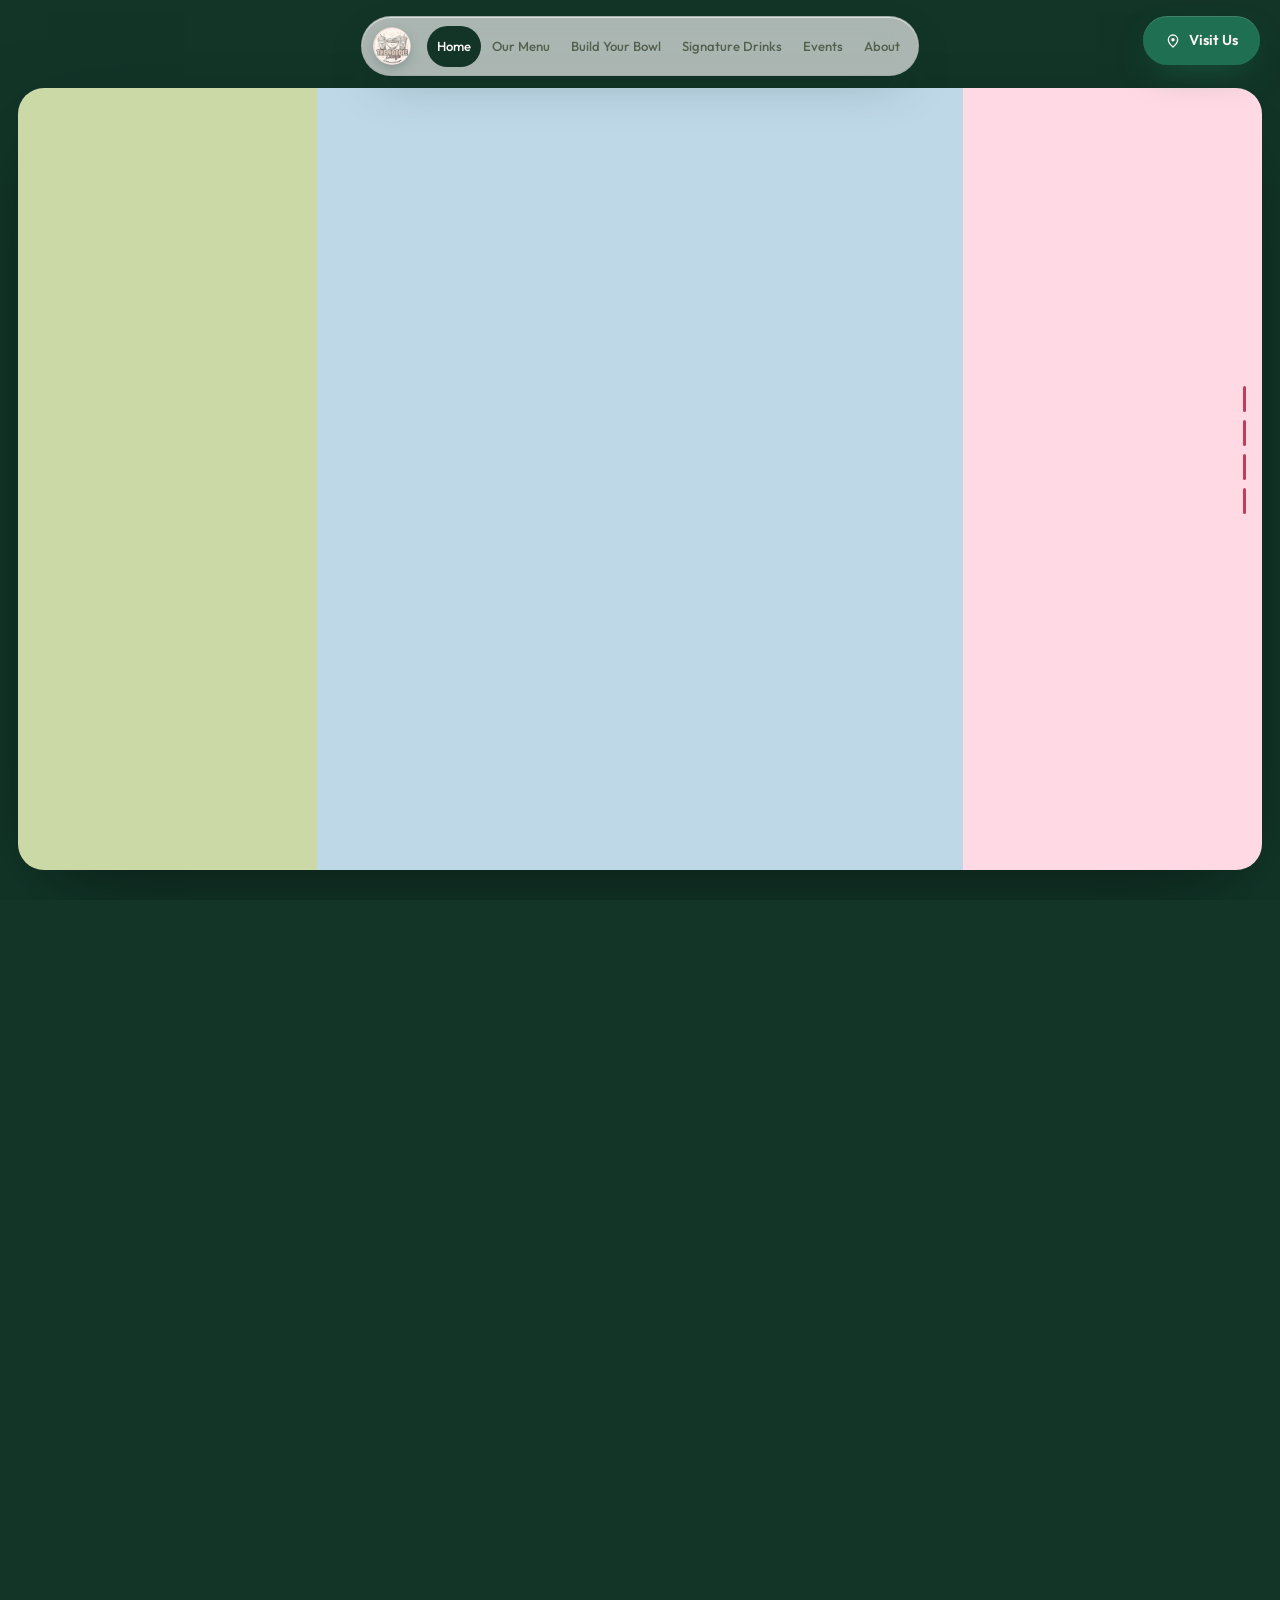
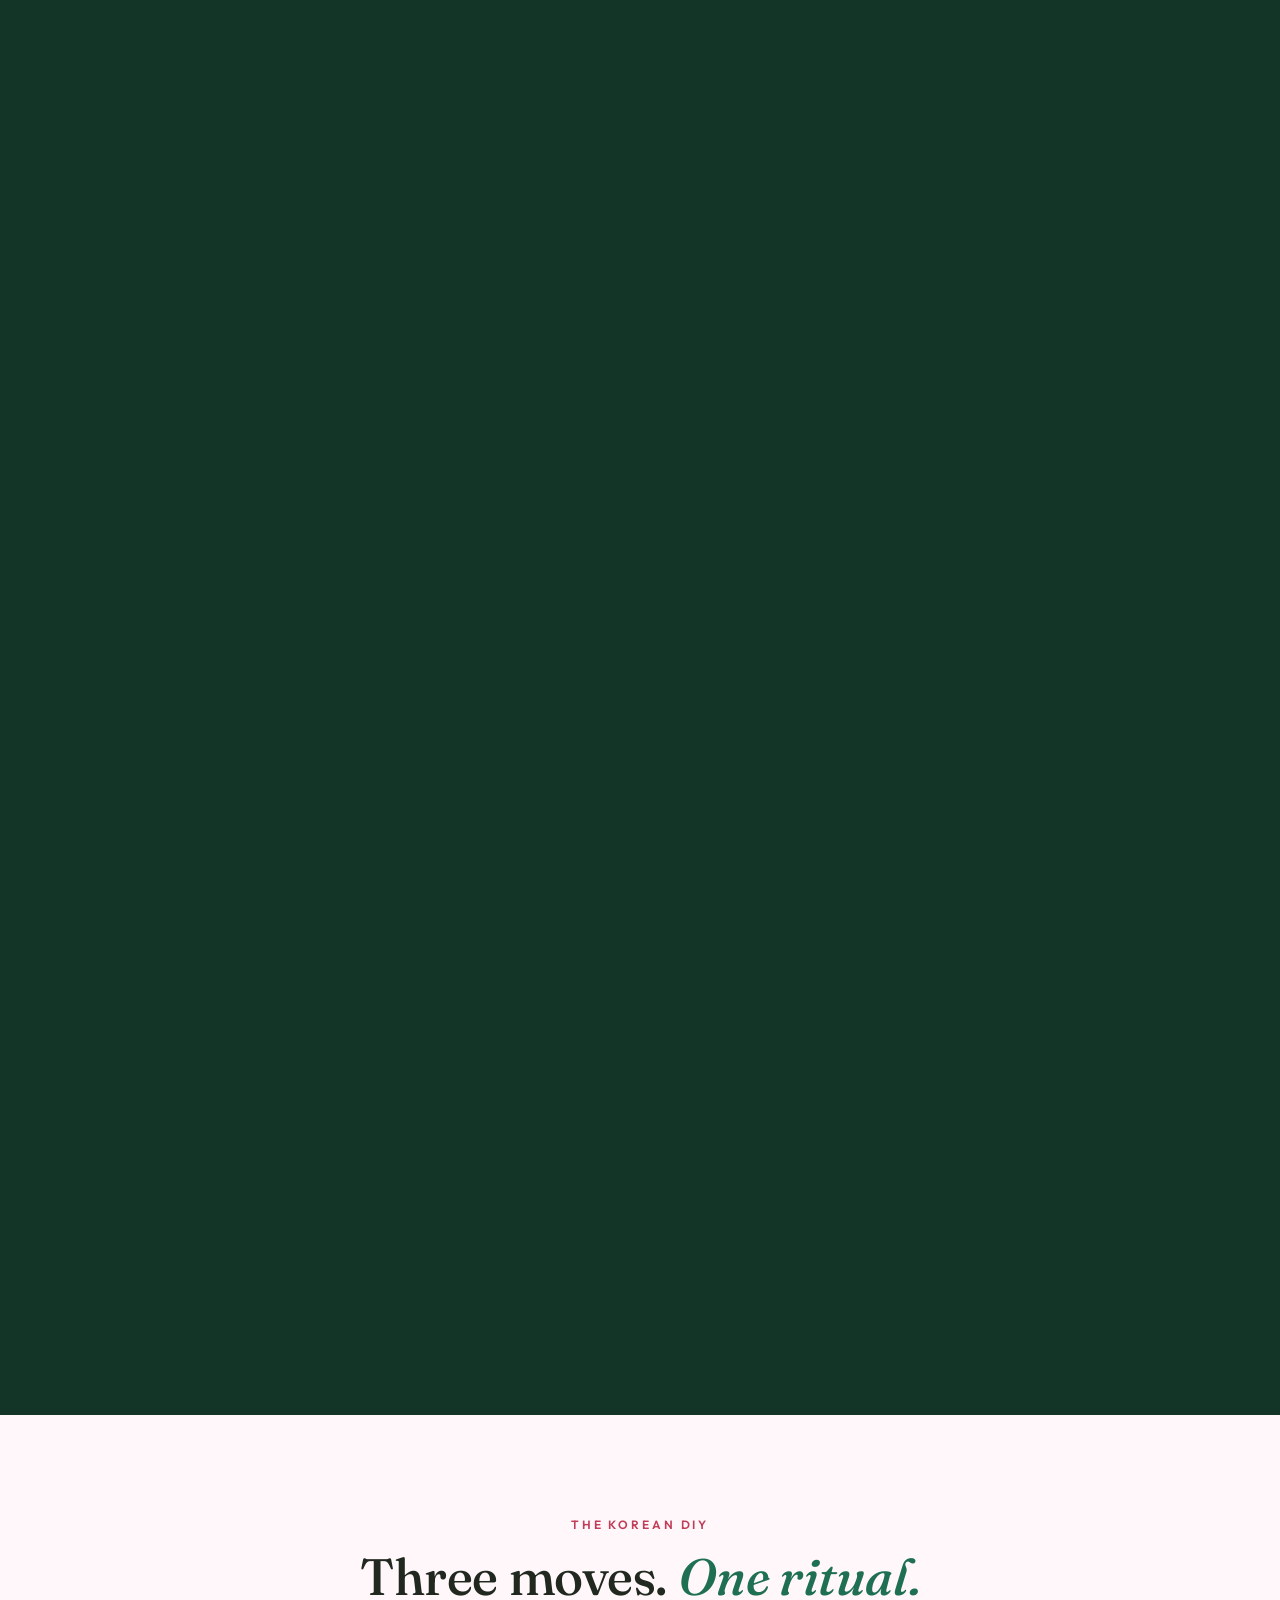
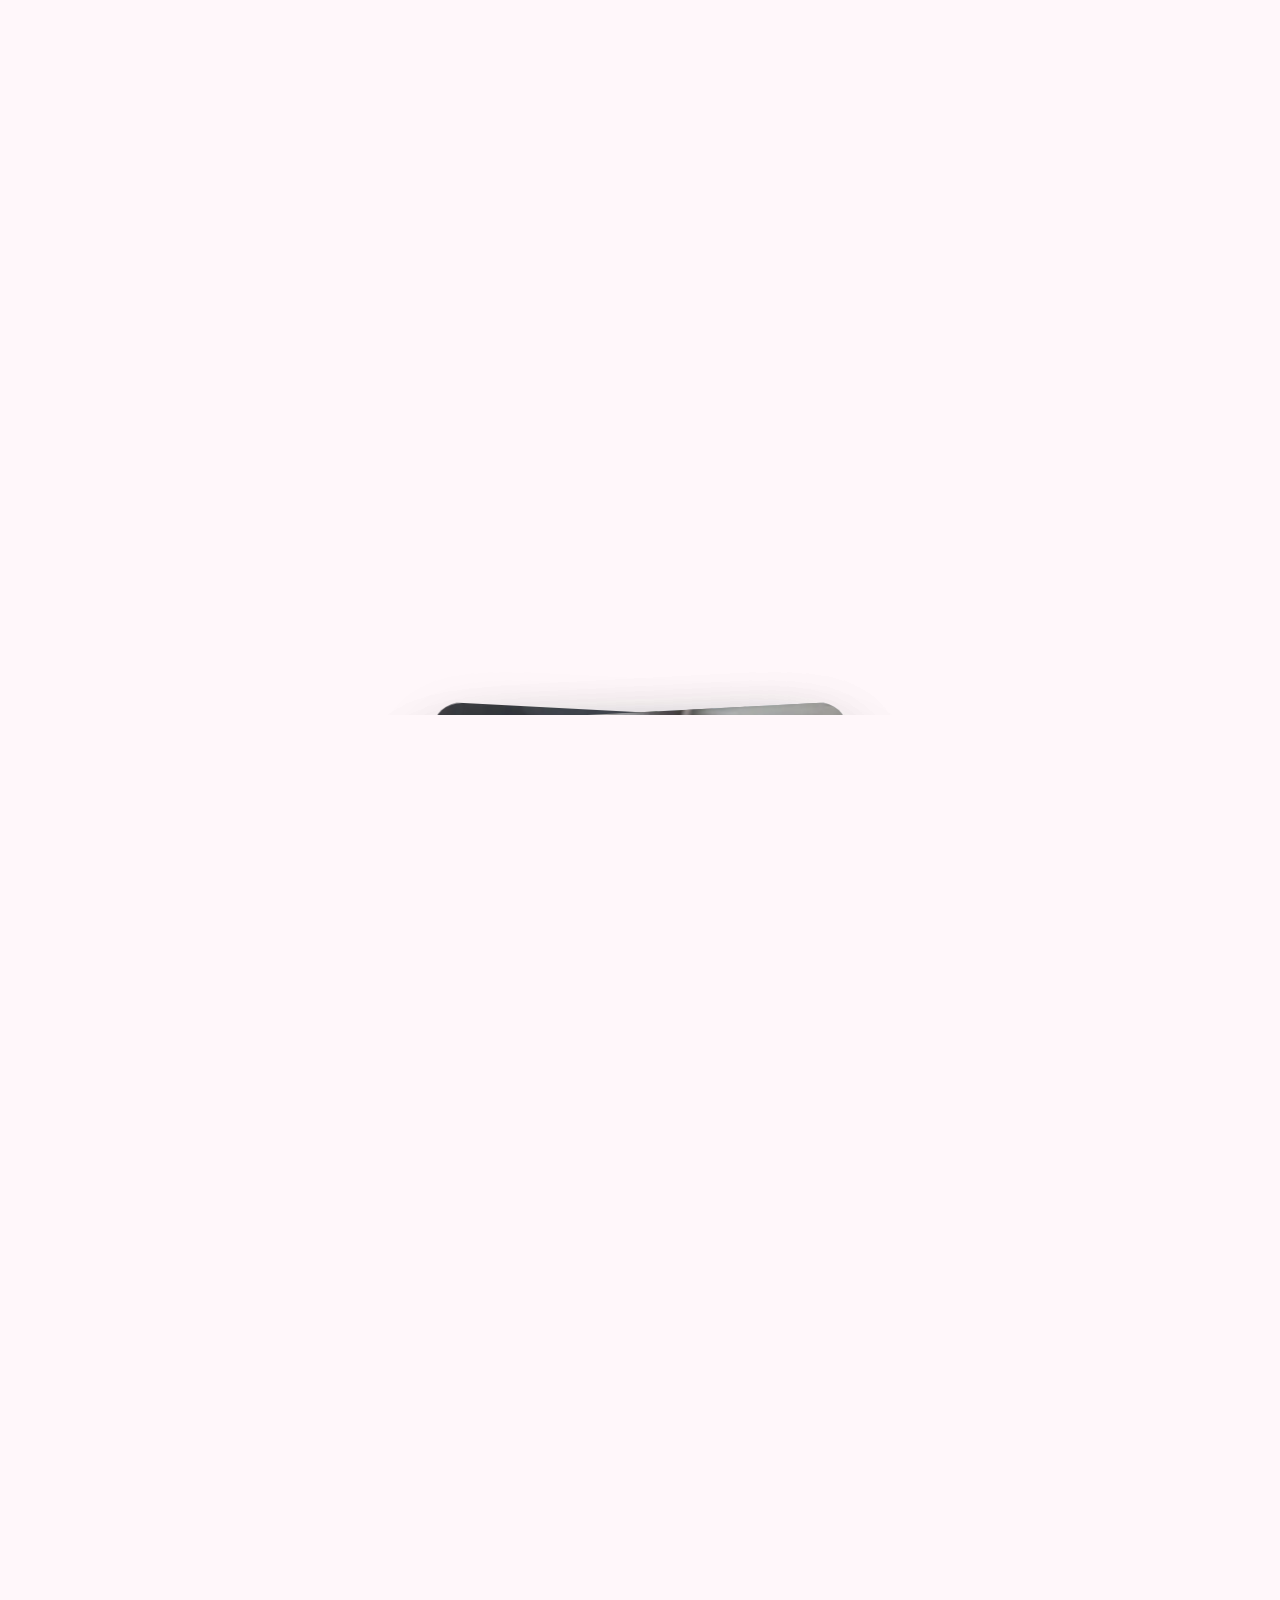
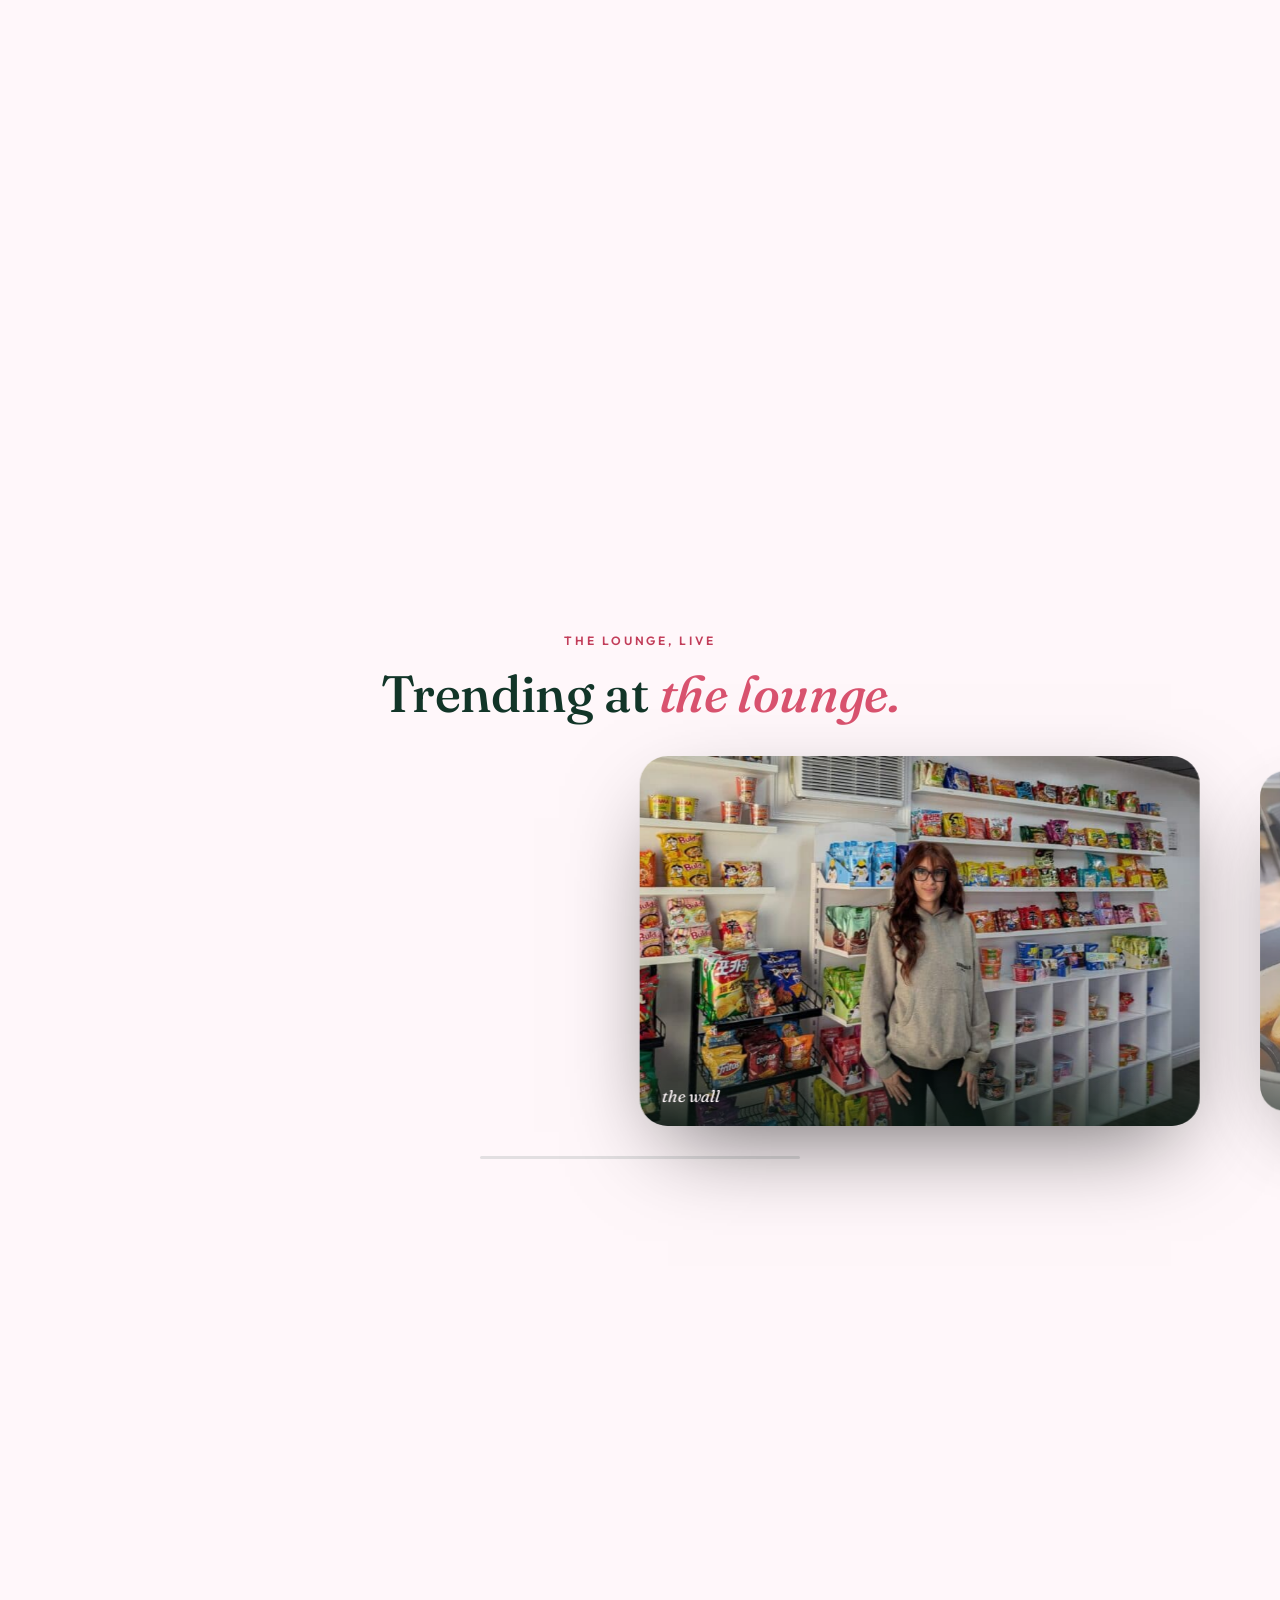
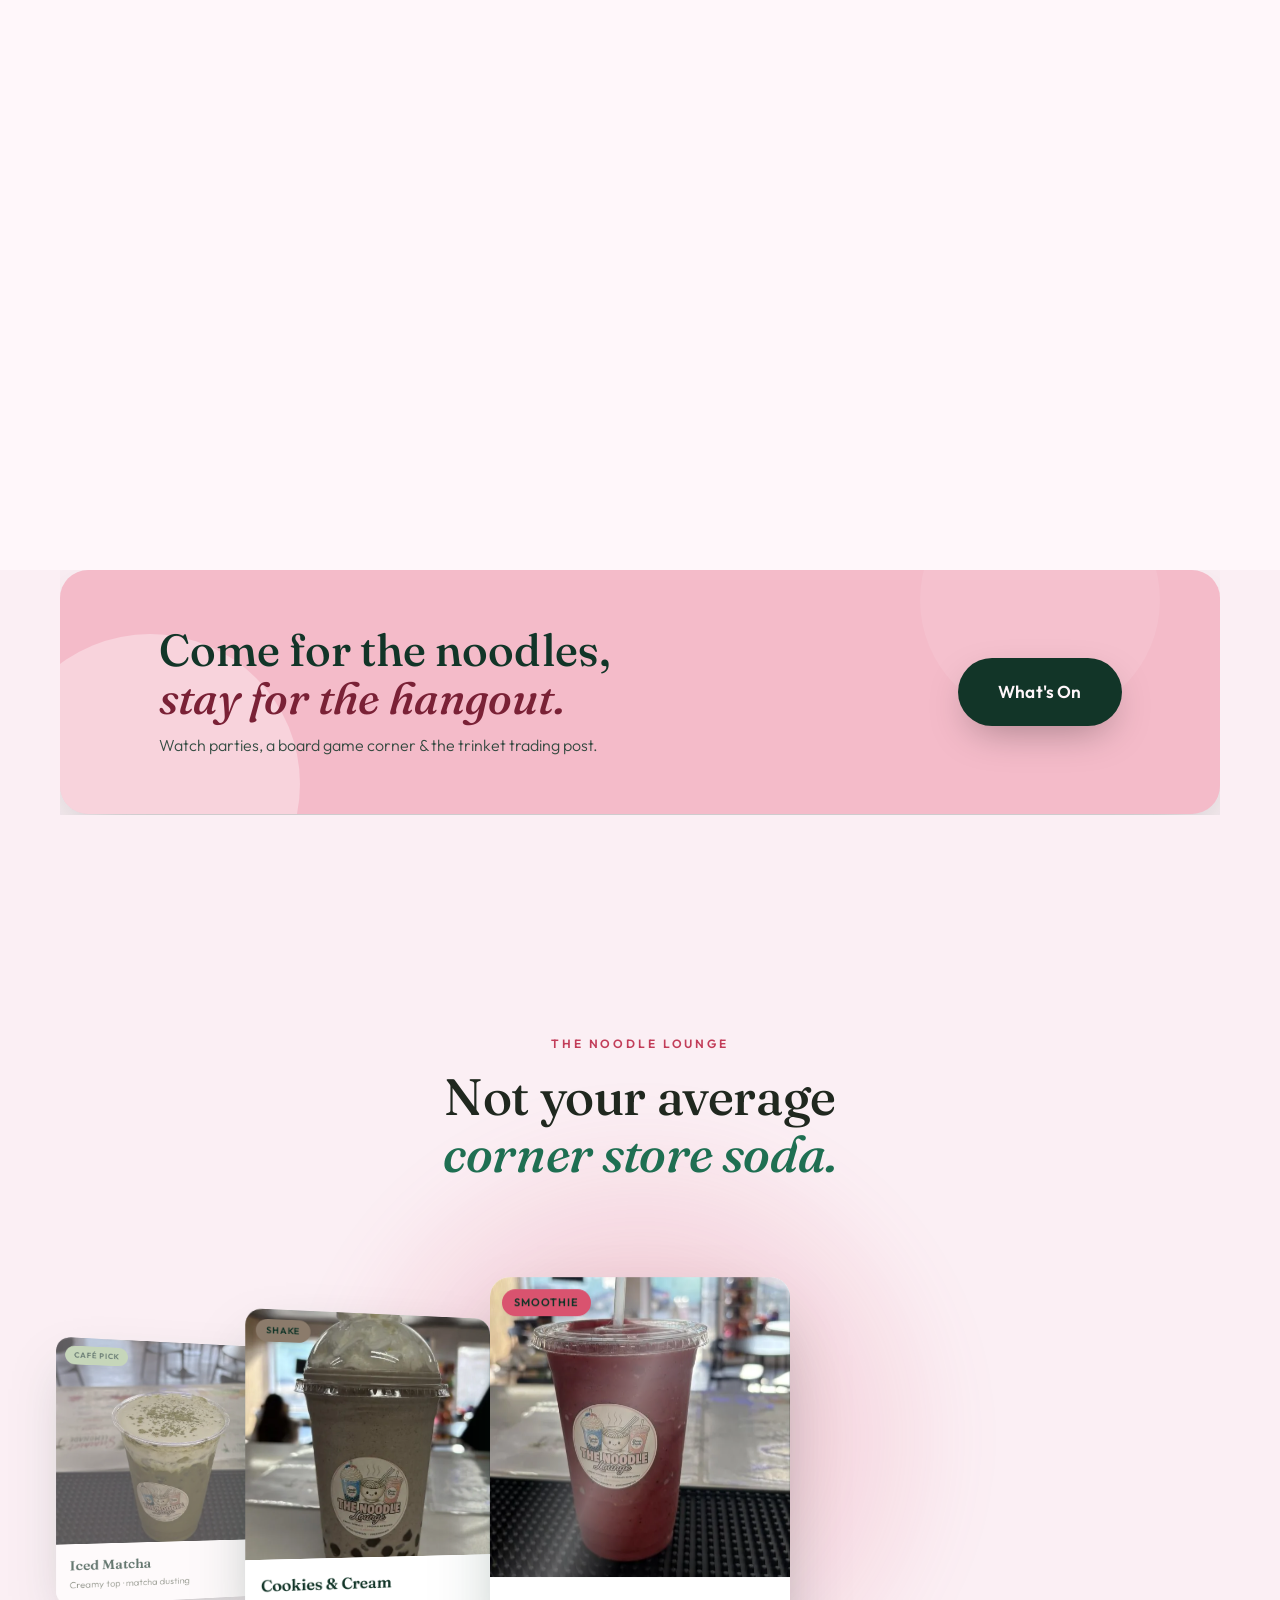
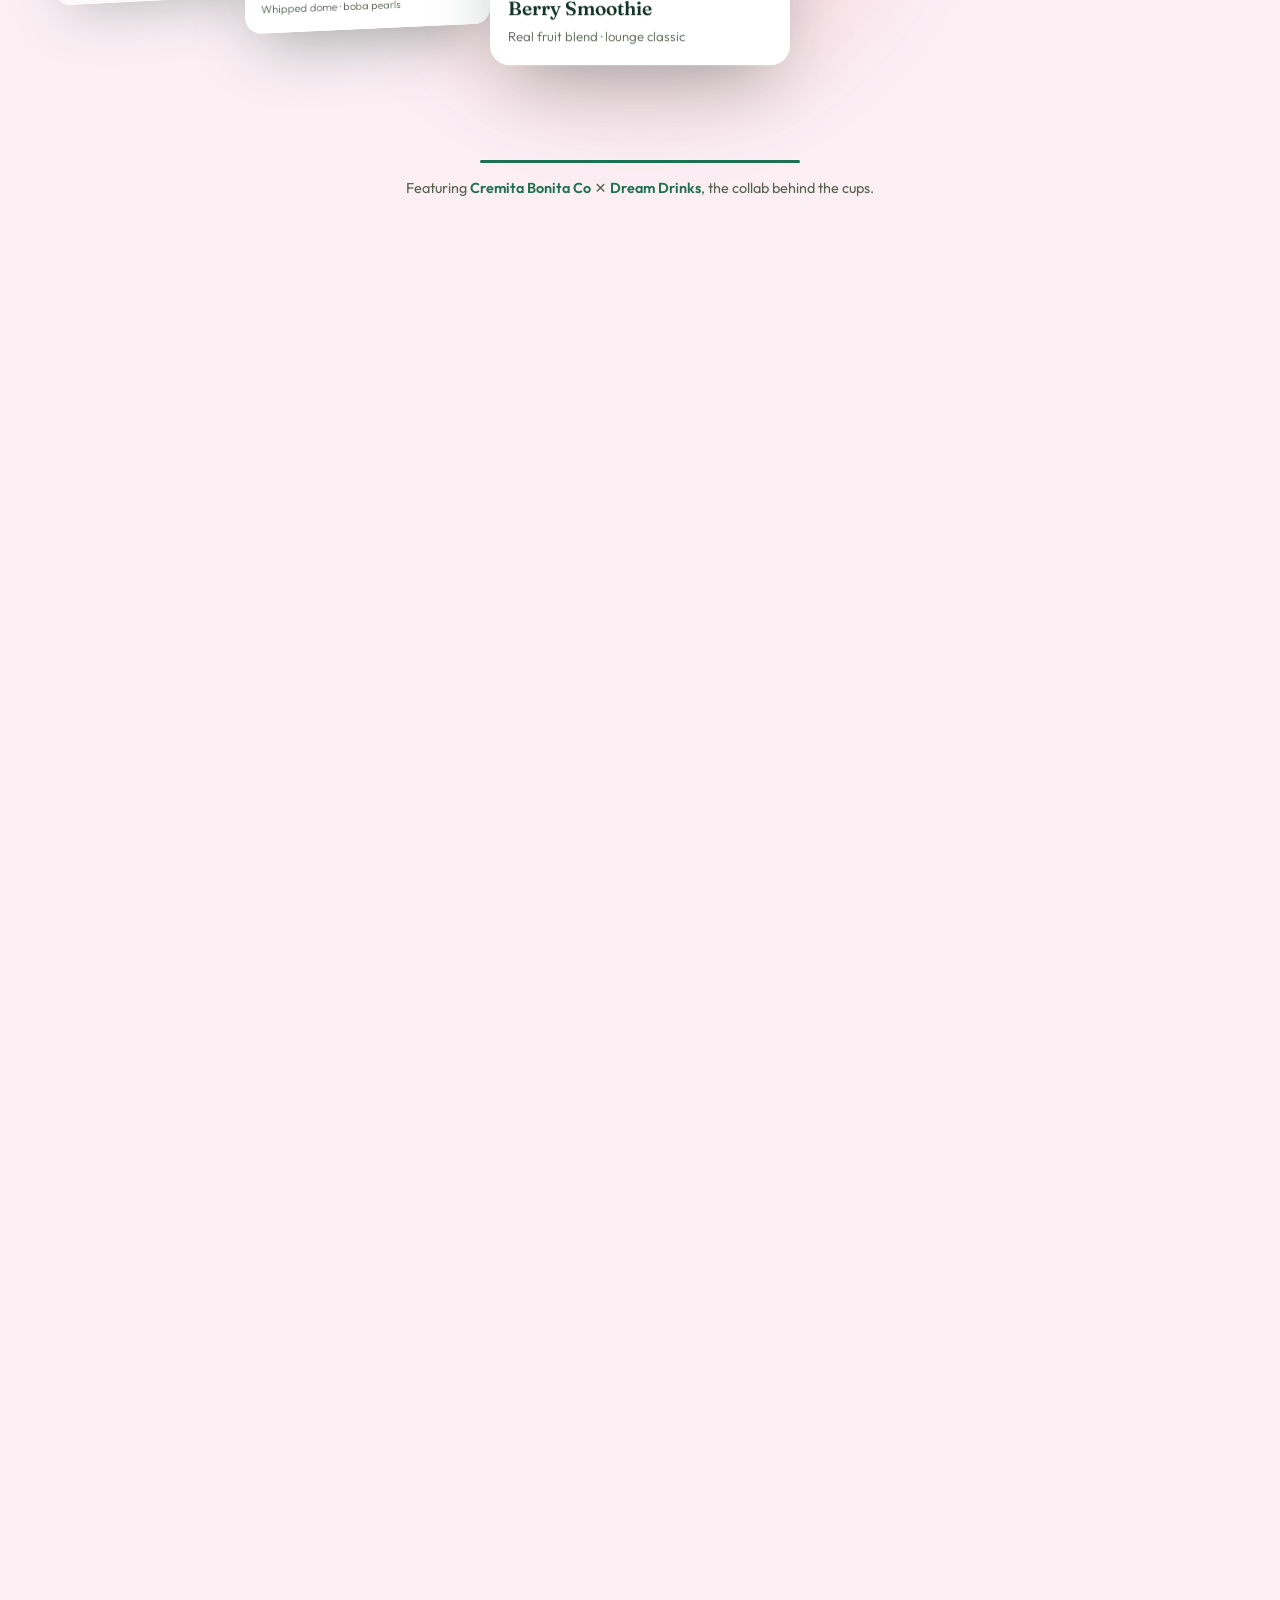
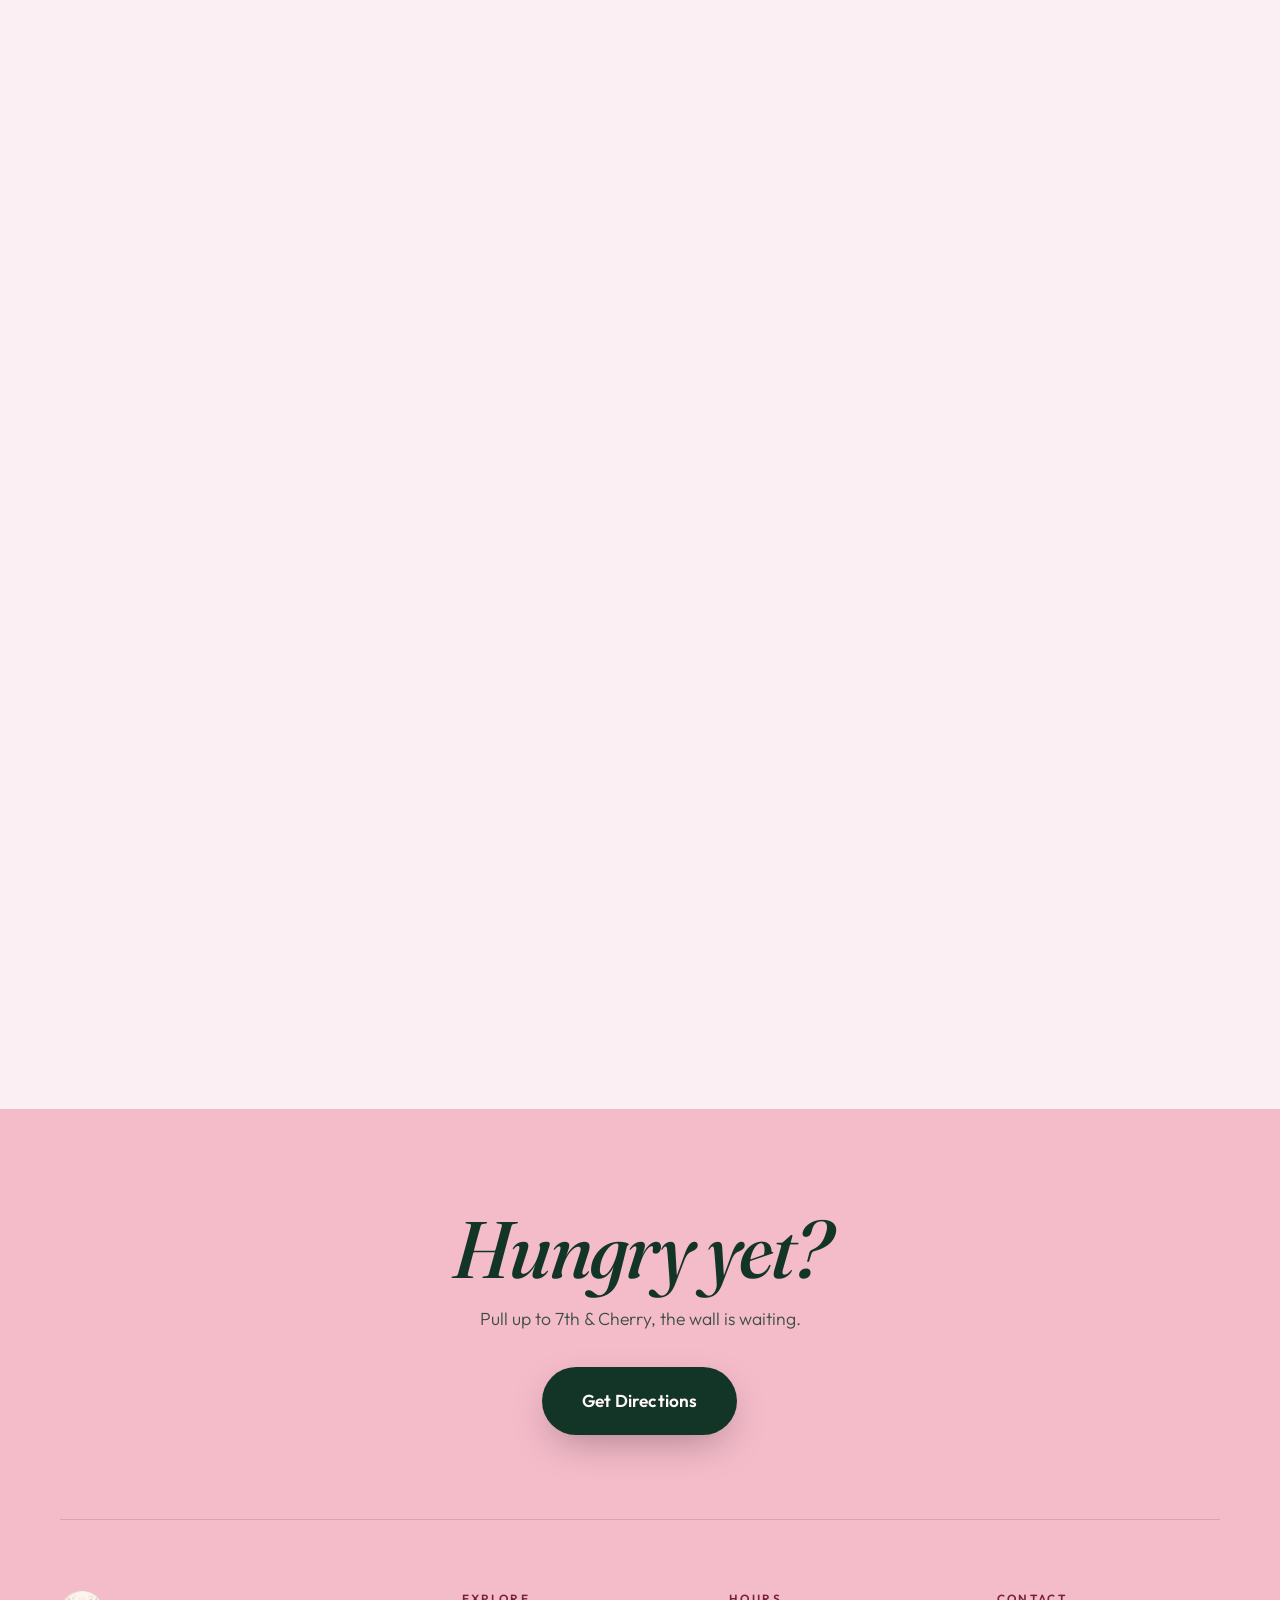
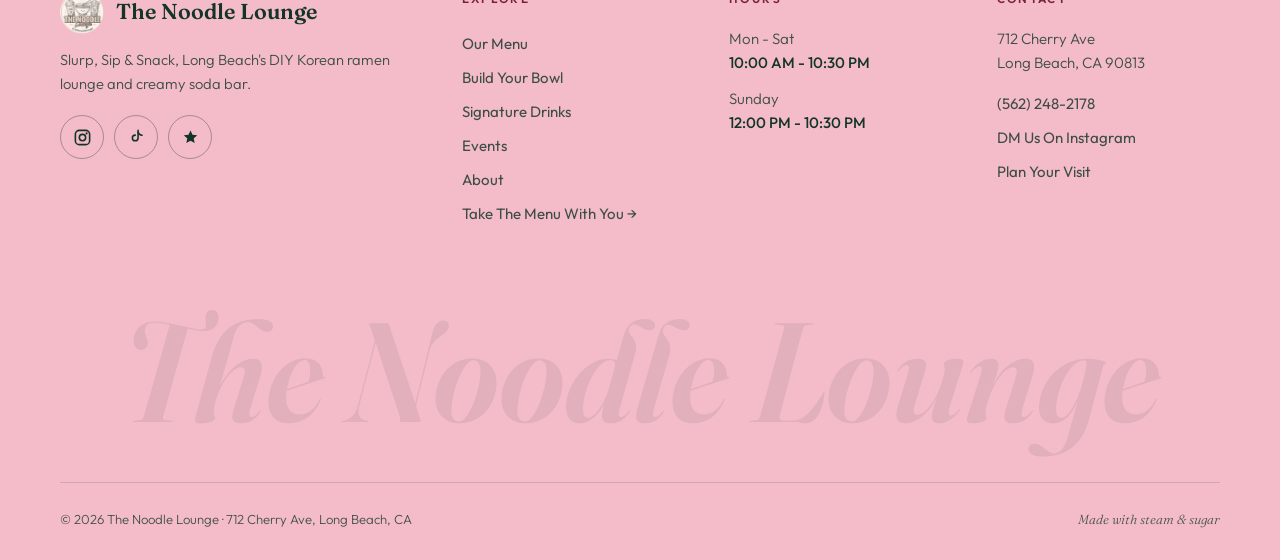
<file: index.html>
<!DOCTYPE html>
<html lang="en">
<head>
<meta charset="UTF-8" />
<meta name="viewport" content="width=device-width, initial-scale=1.0, viewport-fit=cover" />
<script>document.documentElement.classList.add("js");</script>
<title>the noodle lounge · long beach · diy korean ramen bar & creamy soda lounge</title>
<meta name="description" content="Long Beach's DIY Korean instant ramen lounge & dirty soda bar. Pick your pack off the wall, stack your toppings, press start. 712 Cherry Ave, open late." />
<meta name="theme-color" content="#F4BBC9" />
<link rel="canonical" href="https://www.thenoodlelounge.com/" />
<meta property="og:type" content="restaurant" />
<meta property="og:title" content="the noodle lounge: slurp. sip. chill." />
<meta property="og:description" content="Long Beach's DIY Korean instant ramen lounge & dirty soda bar." />
<meta property="og:image" content="https://www.thenoodlelounge.com/assets/img/og-card.jpg" />
<meta property="og:url" content="https://www.thenoodlelounge.com/" />
<meta name="twitter:card" content="summary_large_image" />
<link rel="icon" type="image/png" sizes="64x64" href="./assets/img/favicon-32.png" />
<link rel="apple-touch-icon" href="./assets/img/apple-touch-icon.png" />
<link rel="manifest" href="./site.webmanifest" />
<link rel="preconnect" href="https://fonts.googleapis.com" />
<link rel="preconnect" href="https://fonts.gstatic.com" crossorigin />
<link href="https://fonts.googleapis.com/css2?family=Fraunces:ital,opsz,wght@0,9..144,400;0,9..144,500;0,9..144,600;1,9..144,400;1,9..144,600&family=Outfit:wght@300;400;500;600;700;800&display=swap" rel="stylesheet" />
<link rel="stylesheet" href="./styles.css?v=67" />
<script>
/* nl-debug: inert unless ?debug=1 - shows an on-device event timeline */
var nlDbg=false;try{if(location.search.indexOf("debug=1")>-1)localStorage.nlDebug="1";if(location.search.indexOf("debug=0")>-1)localStorage.removeItem("nlDebug");nlDbg=location.hash==="#debug"||localStorage.nlDebug==="1"}catch(e){}
if(nlDbg){(function(){
var L=[],t0=performance.now(),D=null;
function log(n){L.push(String((performance.now()-t0)|0).padStart(5," ")+"ms  "+n);if(L.length>120)L.shift();if(D)D.textContent=L.join("\n")}
try{var nav=(performance.getEntriesByType("navigation")[0]||{}).type||"?";log("NAV-TYPE: "+nav+(nav==="reload"?"  <<< PAGE WAS RELOADED!":""))}catch(e){}
log("UA: "+navigator.userAgent.split("(")[1].split(")")[0]);log("HTML classes: ["+document.documentElement.className+"]  vis="+document.visibilityState);try{var sk="nl-seen:"+location.pathname,sv=+localStorage.getItem(sk)||0;log("seen-key age: "+(sv?((Date.now()-sv)/1000|0)+"s":"none"))}catch(e){}var seenTran={};
log("viewport "+innerWidth+"x"+innerHeight+" dpr"+devicePixelRatio);
addEventListener("DOMContentLoaded",function(){
  D=document.createElement("pre");
  D.style.cssText="position:fixed;z-index:2147483647;bottom:84px;left:6px;right:6px;max-height:46vh;overflow:auto;background:rgba(0,0,0,.9);color:#7CFC7C;font:9px/1.45 Menlo,monospace;padding:8px;border-radius:10px;pointer-events:none;white-space:pre";
  document.body.appendChild(D);D.textContent=L.join("\n");
  new MutationObserver(function(){log("BODY CLASS -> ["+document.body.className+"]")}).observe(document.body,{attributes:true,attributeFilter:["class"]});
  new MutationObserver(function(){log("HTML CLASS -> ["+document.documentElement.className+"]")}).observe(document.documentElement,{attributes:true,attributeFilter:["class"]});
});
document.fonts&&document.fonts.ready.then(function(){log("FONTS ready")});
var iv=setInterval(function(){if(document.querySelector(".ts-inner")){log("MAIN.JS: heading split done");clearInterval(iv)}},40);
setTimeout(function(){clearInterval(iv);if(!document.querySelector(".ts-inner"))log("MAIN.JS: heading NOT split after 6s <<<")},6000);
addEventListener("animationstart",function(e){log("ANIM  "+e.animationName+"  "+(e.target.className||e.target.tagName).toString().slice(0,22))},true);
addEventListener("animationcancel",function(e){log("CANCEL "+e.animationName+" <<<")},true);
addEventListener("transitionrun",function(e){if(e.propertyName!=="opacity"&&e.propertyName!=="transform")return;var k=(e.target.className||"").toString().slice(0,22)+"|"+e.propertyName;if(seenTran[k]){log("<<< SECOND RUN "+k)}else{seenTran[k]=1;log("TRAN  "+e.propertyName+"  "+k.split("|")[0])}},true);addEventListener("pagehide",function(){log("PAGEHIDE")});
addEventListener("resize",function(){log("RESIZE "+innerWidth+"x"+innerHeight)});
addEventListener("pageshow",function(e){log("PAGESHOW persisted="+e.persisted)});
document.addEventListener("visibilitychange",function(){log("VIS "+document.visibilityState)});
addEventListener("scroll",function(){if(!window.__ls||Math.abs(scrollY-__ls)>200){window.__ls=scrollY;log("scroll y="+(scrollY|0))}},{passive:true});
})()}
</script>
<script type="application/ld+json">
{
  "@context": "https://schema.org",
  "@type": "Restaurant",
  "name": "The Noodle Lounge",
  "url": "https://www.thenoodlelounge.com/",
  "servesCuisine": ["Korean", "Ramen", "Instant Noodles", "Specialty Drinks"],
  "priceRange": "$",
  "image": "https://www.thenoodlelounge.com/assets/img/combo-bowls-shakes.jpg",
  "telephone": "+1-562-248-2178",
  "address": { "@type": "PostalAddress", "streetAddress": "712 Cherry Ave", "addressLocality": "Long Beach", "addressRegion": "CA", "postalCode": "90813", "addressCountry": "US" },
  "geo": { "@type": "GeoCoordinates", "latitude": 33.7755587, "longitude": -118.1675343 },
  "openingHoursSpecification": [
    { "@type": "OpeningHoursSpecification", "dayOfWeek": ["Monday","Tuesday","Wednesday","Thursday","Friday","Saturday"], "opens": "10:00", "closes": "22:30" },
    { "@type": "OpeningHoursSpecification", "dayOfWeek": "Sunday", "opens": "12:00", "closes": "22:30" }
  ],
  "sameAs": ["https://www.instagram.com/thenoodleloungee/","https://www.tiktok.com/@thenoodleloungee","https://www.yelp.com/biz/the-noodle-lounge-long-beach"]
}
</script>
</head>
<body>

<a class="skip" href="#main">skip to content</a>

<div class="progress" aria-hidden="true"><span id="progressBar"></span></div>

<nav class="nav" id="nav" aria-label="Main">
  <a class="nav__brand" href="./index.html">
    <img class="nav__logo" src="./assets/img/logo-96.webp" alt="The Noodle Lounge logo" width="38" height="38" />
    <img class="nav__wordmark" src="./assets/img/wordmark.webp" alt="The Noodle Lounge" width="217" height="90" />
  </a>
  <div class="nav__links">
    <a href="./index.html" class="is-active">home</a>
    <a href="./menu.html">our menu</a>
    <a href="./build.html">build your bowl</a>
    <a href="./drinks.html">signature drinks</a>
    <a href="./events.html">events</a>
    <a href="./about.html">about</a>
  </div>
</nav>

<a class="navCta" id="navCta" href="./visit.html">
  <svg viewBox="0 0 24 24" aria-hidden="true"><path d="M12 21s-7-6.1-7-11a7 7 0 1 1 14 0c0 4.9-7 11-7 11Z" fill="none" stroke="currentColor" stroke-width="2" stroke-linejoin="round"/><circle cx="12" cy="10" r="2.6" fill="currentColor"/></svg>
  <span>Visit Us</span>
</a>


<button class="menuBtn" id="menuBtn" aria-label="Open menu" aria-expanded="false" aria-controls="drawer">
  <svg class="menuBtn__noodles" viewBox="0 0 24 24" aria-hidden="true">
    <path d="M3.5 7c2-1.5 4-1.5 6 0s4 1.5 6 0 3-1.2 5-.4" fill="none" stroke="currentColor" stroke-width="2" stroke-linecap="round"/>
    <path d="M3.5 12c2-1.5 4-1.5 6 0s4 1.5 6 0 3-1.2 5-.4" fill="none" stroke="currentColor" stroke-width="2" stroke-linecap="round"/>
    <path d="M3.5 17c2-1.5 4-1.5 6 0s4 1.5 6 0 3-1.2 5-.4" fill="none" stroke="currentColor" stroke-width="2" stroke-linecap="round"/>
  </svg>
  <svg class="menuBtn__x" viewBox="0 0 24 24" aria-hidden="true">
    <path d="m7 7 10 10M17 7 7 17" fill="none" stroke="currentColor" stroke-width="2.2" stroke-linecap="round"/>
  </svg>
</button>
<div class="drawer" id="drawer" role="dialog" aria-modal="true" aria-label="Site navigation" aria-hidden="true">
  <nav class="drawer__nav" aria-label="All pages">
    <a href="./index.html" class="is-active" style="--i:0">home</a>
    <a href="./menu.html" style="--i:1">our menu</a>
    <a href="./build.html" style="--i:2">build your bowl</a>
    <a href="./drinks.html" style="--i:3">signature drinks</a>
    <a href="./events.html" style="--i:4">events</a>
    <a href="./about.html" style="--i:5">about</a>
    <a href="./visit.html" style="--i:6">visit us</a>
  </nav>
  <div class="drawer__foot">
    <p><strong>712 Cherry Ave</strong> &middot; Long Beach, CA</p>
    <p>Mon-Sat 10a-10:30p &middot; Sun 12p-10:30p</p>
    <p><strong><a href="./assets/menu/noodle-lounge-menu-jul-2026.pdf" target="_blank" rel="noopener" download aria-label="Download the full menu (PDF)" style="display:inline-block;padding:4px 0">Get the Menu</a></strong></p>
  </div>
</div>

<nav class="botnav" aria-label="Quick navigation">
  <a href="./index.html" class="is-active">
    <svg viewBox="0 0 24 24" aria-hidden="true"><path d="M3 11.5 12 4l9 7.5" fill="none" stroke="currentColor" stroke-width="2" stroke-linecap="round" stroke-linejoin="round"/><path d="M5.5 10.5V20h13v-9.5" fill="none" stroke="currentColor" stroke-width="2" stroke-linecap="round" stroke-linejoin="round"/></svg>
    <span>home</span>
  </a>
  <a href="./menu.html">
    <svg viewBox="0 0 24 24" aria-hidden="true"><path d="M4 14h16a8 8 0 0 1-5 7.4V22H9v-.6A8 8 0 0 1 4 14Z" fill="currentColor"/><path d="M9 10.5c0-1.6 1.2-1.6 1.2-3.2S9 5 9 3.5m5 7c0-1.6 1.2-1.6 1.2-3.2S14 5 14 3.5" stroke="currentColor" stroke-width="1.8" stroke-linecap="round" fill="none"/></svg>
    <span>menu</span>
  </a>
  <a href="./drinks.html">
    <svg viewBox="0 0 24 24" aria-hidden="true"><path d="M6 3h12l-1.5 18h-9L6 3Z" fill="none" stroke="currentColor" stroke-width="2" stroke-linejoin="round"/><path d="M7 8h10" stroke="currentColor" stroke-width="2" stroke-linecap="round"/></svg>
    <span>drinks</span>
  </a>
  <a href="./about.html">
    <svg viewBox="0 0 24 24" aria-hidden="true"><circle cx="12" cy="12" r="9" fill="none" stroke="currentColor" stroke-width="2"/><path d="M12 11v5" stroke="currentColor" stroke-width="2" stroke-linecap="round"/><circle cx="12" cy="8" r="1.3" fill="currentColor"/></svg>
    <span>about</span>
  </a>
  <a href="./visit.html">
    <svg viewBox="0 0 24 24" aria-hidden="true"><path d="M12 21s-7-6.1-7-11a7 7 0 1 1 14 0c0 4.9-7 11-7 11Z" fill="none" stroke="currentColor" stroke-width="2" stroke-linejoin="round"/><circle cx="12" cy="10" r="2.6" fill="currentColor"/></svg>
    <span>visit</span>
  </a>
</nav>

<!-- ================= HERO, pinned panel story ================= -->
<header class="shero" id="top" data-story="heropanels">
  <div class="hero">
    <h1 class="sr-only">The Noodle Lounge: Slurp. Sip. Chill. Long Beach's DIY Korean instant ramen lounge &amp; dirty soda bar.</h1>
    <div class="pstrip" id="pstrip">
      <button class="pslot pslot--side pslot--left" id="slotL" type="button" aria-label="Previous item" style="--pnl:#BFD8E8;--pnl-ink:#1F3A52">
        <span class="pslot__title">berry breeze creamy red bull</span>
        <figure class="pslot__fig pslot__fig--tall"><img src="./assets/img/drink-blue-redbull-gummy.webp" alt="" width="600" height="800" loading="lazy" decoding="async" /></figure>
      </button>
      <section class="pslot pslot--center" id="slotC" style="--pnl:#FFD9E4;--pnl-ink:#7A2136" aria-live="polite">
        <p class="pslot__over">Slurp. Sip. Chill.</p>
        <h2 class="pslot__title">the spicy buldak bowl</h2>
        <figure class="pslot__fig pslot__fig--round"><img src="./assets/img/ramen-bowl-egg.webp" alt="A spicy ramen bowl with a soft egg, fresh off the cooking station" width="348" height="348" fetchpriority="high" decoding="async" /></figure>
        <a class="pslot__cta" href="./build.html">Build Your Bowl</a>
      </section>
      <button class="pslot pslot--side pslot--right" id="slotR" type="button" aria-label="Next item" style="--pnl:#F4BBC9;--pnl-ink:#7A2136">
        <span class="pslot__title">strawberry cream shake</span>
        <figure class="pslot__fig pslot__fig--tall"><img src="./assets/img/drink-strawberry-shake.webp" alt="" width="563" height="1000" loading="lazy" decoding="async" /></figure>
      </button>
    </div>
    <div class="shero__steps" id="heroSteps" aria-hidden="true"><i></i><i></i><i></i><i></i></div>
  </div>
</header>

<main id="main" tabindex="-1">

<!-- ================= KOREAN DIY, STACKED STORY ================= -->
<section class="stack" data-story="stack">
  <div class="stack__stage">
    <div class="stack__head" id="stackHead">
      <p class="kicker" style="justify-content:center">The Korean DIY</p>
      <h2 class="h2">Three moves. <em>One ritual.</em></h2>
    </div>
    <div class="stack__scene">
      <div class="stack__cards" id="stackCards">
        <article class="scard" data-scard>
          <img src="./assets/img/ramen-shelf-closeup.jpg" alt="Shelves of imported Korean ramen" width="768" height="577" loading="lazy" decoding="async" />
          <div class="scard__body">
            <span class="scard__num">01</span>
            <h3>Browse the Wall</h3>
            <p>Cheesy, creamy, classic or Buldak-hot, pick your packet.</p>
          </div>
        </article>
        <article class="scard" data-scard>
          <img src="./assets/img/cooking-station-steam.webp" alt="A HAUSCOOK station boiling a fresh bowl" width="1080" height="1920" loading="lazy" decoding="async" />
          <div class="scard__body">
            <span class="scard__num">02</span>
            <h3>Press Start</h3>
            <p>Automated stations, perfect noodles, every single time.</p>
          </div>
        </article>
        <article class="scard" data-scard>
          <img src="./assets/img/drink-mangonada.webp" alt="A mangonada from the noodle lounge" width="563" height="1000" loading="lazy" decoding="async" />
          <div class="scard__body">
            <span class="scard__num">03</span>
            <h3>Mix a Drink</h3>
            <p>Creamy Red Bulls &amp; dirty sodas, the perfect chaser.</p>
          </div>
        </article>
      </div>
      <div class="stack__panel" id="stackPanel">
        <p class="kicker">How It Works</p>
        <h2 class="h2">A Korean c-store,<br /><em>reimagined.</em></h2>
        <p>Pick a packet off the wall, stack your toppings, press start on the cooker, and mix a creamy soda while you wait. No kitchen, no waiter, just you and the wall.</p>
        <div class="stack__feats">
          <div class="sfeat">
            <span class="sfeat__ico"><svg viewBox="0 0 24 24"><path d="M4 14h16a8 8 0 0 1-5 7.4V22H9v-.6A8 8 0 0 1 4 14Z" fill="currentColor"/><path d="M9 10.5c0-1.6 1.2-1.6 1.2-3.2S9 5 9 3.5m5 7c0-1.6 1.2-1.6 1.2-3.2S14 5 14 3.5" stroke="currentColor" stroke-width="1.8" stroke-linecap="round" fill="none"/></svg></span>
            <div><strong>A whole wall of imported ramen</strong><span>Rotating curation, cups &amp; packets, mild to 2x spicy</span></div>
          </div>
          <div class="sfeat">
            <span class="sfeat__ico"><svg viewBox="0 0 24 24"><circle cx="12" cy="12" r="9" fill="none" stroke="currentColor" stroke-width="2"/><path d="M12 7v5l3.5 2" fill="none" stroke="currentColor" stroke-width="2" stroke-linecap="round"/></svg></span>
            <div><strong>Open late, every night</strong><span>Mon-Sat 10a-10:30p · Sun 12p-10:30p</span></div>
          </div>
          <div class="sfeat">
            <span class="sfeat__ico"><svg viewBox="0 0 24 24"><rect x="3" y="3" width="18" height="18" rx="4" fill="none" stroke="currentColor" stroke-width="2"/><circle cx="8.5" cy="8.5" r="1.5" fill="currentColor"/><circle cx="15.5" cy="15.5" r="1.5" fill="currentColor"/><circle cx="15.5" cy="8.5" r="1.5" fill="currentColor"/><circle cx="8.5" cy="15.5" r="1.5" fill="currentColor"/></svg></span>
            <div><strong>Hangout built in</strong><span>Board games, watch parties &amp; the trinket trading post</span></div>
          </div>
        </div>
        <a class="btn btn--primary" href="./build.html" data-magnetic>See How It Works</a>
        <a class="btn btn--outline" href="./assets/menu/noodle-lounge-menu-jul-2026.pdf" target="_blank" rel="noopener" download aria-label="Download the full menu (PDF)" data-magnetic>Peek the Full Menu</a>
      </div>
    </div>
  </div>
</section>

<!-- ================= TRENDING, HORIZONTAL CINEMA ================= -->
<section class="cinema" data-story="cinema">
  <div class="cinema__stage">
    <div class="cinema__head">
      <p class="kicker kicker--light" style="justify-content:center">the lounge, live</p>
      <h2 class="h2 h2--light">Trending at <em>the lounge.</em></h2>
    </div>
    <div class="cinema__track" id="cinemaTrack">
      <figure class="ccard"><img src="./assets/img/ramen-wall.jpg" alt="The full imported ramen wall" width="1024" height="526" loading="lazy" decoding="async" /><figcaption>the wall</figcaption></figure>
      <figure class="ccard"><img src="./assets/img/combo-bowls-shakes.webp" alt="Two ramen bowls with shakes by the window" width="752" height="1000" loading="lazy" decoding="async" /><figcaption>combo hours</figcaption></figure>
      <figure class="ccard"><img src="./assets/img/cooking-station-bowl.webp" alt="A finished bowl at the HAUSCOOK station" width="563" height="1000" loading="lazy" decoding="async" /><figcaption>fresh off the station</figcaption></figure>
      <figure class="ccard"><img src="./assets/img/drink-blue-boba.webp" alt="Blue refresher with boba pearls" width="563" height="1000" loading="lazy" decoding="async" /><figcaption>blue crush</figcaption></figure>
      <figure class="ccard"><img src="./assets/img/drinks-fridge.jpg" alt="The drinks fridge" width="563" height="1000" loading="lazy" decoding="async" /><figcaption>the fridge</figcaption></figure>
      <figure class="ccard"><img src="./assets/img/storefront-grand-opening.jpg" alt="The storefront on Cherry Avenue" width="768" height="702" loading="lazy" decoding="async" /><figcaption>7th &amp; cherry</figcaption></figure>
    </div>
    <div class="cinema__foot"><div class="cinema__progress"><i id="cinemaBar"></i></div></div>
  </div>
</section>

<!-- ================= EVENTS BAND ================= -->
<section class="evband">
  <div class="evband__card reveal" data-reveal="mask">
    <div class="evband__copy">
      <h2 class="tsplit">Come for the noodles,<br /><em>stay for the hangout.</em></h2>
      <p>Watch parties, a board game corner &amp; the trinket trading post.</p>
    </div>
    <a class="btn btn--cream btn--big" href="./events.html" data-magnetic>what's on</a>
  </div>
</section>

<!-- ================= SODA BAR, 3D SHOWCASE ================= -->
<section class="soda" id="drinks" data-story="soda">
  <div class="soda__stage">
    <div class="soda__glow" id="sodaGlow"></div>
    <div class="soda__head">
      <p class="kicker" style="justify-content:center">The Noodle Lounge</p>
      <h2 class="h2">Not your average<br /><em>corner store soda.</em></h2>
    </div>
    <div class="soda__scene" id="sodaScene">
      <article class="dcard" data-drink style="--tint:#7FB3D9" data-glow="#7FB3D9">
        <div class="dcard__media"><span class="dcard__badge">House Favorite</span><img src="./assets/img/drink-creamy-blue-redbull.webp" alt="Creamy Blue Redbull topped with whipped cream and blue rock candy" width="800" height="1315" loading="lazy" decoding="async" /></div>
        <div class="dcard__meta"><h3>Creamy Red Bull</h3><p>Iced &amp; blended editions · gummy garnish</p></div>
      </article>
      <article class="dcard" data-drink style="--tint:#E48BA0" data-glow="#E48BA0">
        <div class="dcard__media"><span class="dcard__badge">Refresher</span><img src="./assets/img/drink-strawberry-lemonade.jpg" alt="Strawberry lemonade refresher in front of the Torani syrup wall" width="565" height="1000" loading="lazy" decoding="async" /></div>
        <div class="dcard__meta"><h3>Lemonade Refreshers</h3><p>Strawberry · custom Torani flavor shots</p></div>
      </article>
      <article class="dcard" data-drink style="--tint:#E2A23B" data-glow="#E2A23B">
        <div class="dcard__media"><span class="dcard__badge">Spicy-Sweet</span><img src="./assets/img/drink-mangonada-real.webp" alt="Mangonada layered with chamoy, served with a tamarind straw" width="800" height="1422" loading="lazy" decoding="async" /></div>
        <div class="dcard__meta"><h3>Mangonada</h3><p>Mango · chamoy swirl · tamarind straw</p></div>
      </article>
      <article class="dcard" data-drink style="--tint:#A8C79B" data-glow="#A8C79B">
        <div class="dcard__media"><span class="dcard__badge">Café Pick</span><img src="./assets/img/drink-matcha.webp" alt="Iced matcha latte dusted with matcha powder" width="563" height="1000" loading="lazy" decoding="async" /></div>
        <div class="dcard__meta"><h3>Iced Matcha</h3><p>Creamy top · matcha dusting</p></div>
      </article>
      <article class="dcard" data-drink style="--tint:#8B7B6B" data-glow="#B59E86">
        <div class="dcard__media"><span class="dcard__badge">Shake</span><img src="./assets/img/drink-cookies-cream.webp" alt="Cookies and cream shake with whipped cream dome and boba pearls" width="563" height="1000" loading="lazy" decoding="async" /></div>
        <div class="dcard__meta"><h3>Cookies &amp; Cream</h3><p>Whipped dome · boba pearls</p></div>
      </article>
      <article class="dcard" data-drink style="--tint:#D9536F" data-glow="#D9536F">
        <div class="dcard__media"><span class="dcard__badge">Smoothie</span><img src="./assets/img/drink-berry-smoothie.webp" alt="Berry smoothie under the lounge's hexagon LED lights" width="563" height="1000" loading="lazy" decoding="async" /></div>
        <div class="dcard__meta"><h3>Berry Smoothie</h3><p>Real fruit blend · lounge classic</p></div>
      </article>
    </div>
    <div class="soda__foot">
      <div class="soda__progress"><i id="sodaBar"></i></div>
      <p class="drinks__note">Featuring <strong>Cremita Bonita Co</strong> ✕ <strong>Dream Drinks</strong>, the collab behind the cups.</p>
    </div>
  </div>
</section>

</main>

<!-- ================= FOOTER ================= -->
<footer class="footer">
  <div class="footer__cta">
    <h2 class="tsplit">Hungry yet?</h2>
    <p>Pull up to 7th &amp; Cherry, the wall is waiting.</p>
    <div class="footer__ctaRow">
      <a class="btn btn--cream btn--big" href="https://www.google.com/maps/search/?api=1&amp;query=The%20Noodle%20Lounge%20712%20Cherry%20Ave%20Long%20Beach%20CA" target="_blank" rel="noopener" data-magnetic>get directions</a>
    </div>
  </div>
  <div class="footer__grid">
    <div class="footer__brand">
      <a class="footer__logo" href="./index.html"><img src="./assets/img/logo-96.webp" alt="" width="44" height="44" loading="lazy" decoding="async" />The Noodle Lounge</a>
      <p>Slurp, Sip &amp; Snack, Long Beach's DIY Korean ramen lounge and creamy soda bar.</p>
      <div class="footer__social">
        <a href="https://www.instagram.com/thenoodleloungee/" target="_blank" rel="noopener" aria-label="Instagram"><svg viewBox="0 0 24 24"><rect x="3" y="3" width="18" height="18" rx="5" fill="none" stroke="currentColor" stroke-width="2"/><circle cx="12" cy="12" r="4" fill="none" stroke="currentColor" stroke-width="2"/><circle cx="17.2" cy="6.8" r="1.3" fill="currentColor"/></svg></a>
        <a href="https://www.tiktok.com/@thenoodleloungee" target="_blank" rel="noopener" aria-label="TikTok"><svg viewBox="0 0 24 24"><path d="M14 3v9.6a3.6 3.6 0 1 1-3.6-3.6" fill="none" stroke="currentColor" stroke-width="2" stroke-linecap="round"/><path d="M14 5.5c.8 2 2.6 3.4 5 3.6" fill="none" stroke="currentColor" stroke-width="2" stroke-linecap="round"/></svg></a>
        <a href="https://www.yelp.com/biz/the-noodle-lounge-long-beach" target="_blank" rel="noopener" aria-label="Yelp"><svg viewBox="0 0 24 24"><path d="m12 3 2.5 5.6 6 .6-4.5 4 1.3 5.9L12 16l-5.3 3.1L8 13.2l-4.5-4 6-.6L12 3Z" fill="currentColor"/></svg></a>
      </div>
    </div>
    <div class="footer__col">
      <h3>explore</h3>
      <a href="./menu.html">our menu</a>
      <a href="./build.html">build your bowl</a>
      <a href="./drinks.html">signature drinks</a>
      <a href="./events.html">events</a>
          <a href="./about.html">about</a>
      <a href="./assets/menu/noodle-lounge-menu-jul-2026.pdf" target="_blank" rel="noopener" download aria-label="Download the full menu (PDF)">Take the menu with you →</a>
    </div>
    <div class="footer__col">
      <h3>hours</h3>
      <p>Mon - Sat<br /><strong>10:00 AM - 10:30 PM</strong></p>
      <p>Sunday<br /><strong>12:00 PM - 10:30 PM</strong></p>
    </div>
    <div class="footer__col">
      <h3>contact</h3>
      <p>712 Cherry Ave<br />Long Beach, CA 90813</p>
      <a href="tel:+15622482178">(562) 248-2178</a>
      <a href="https://www.instagram.com/thenoodleloungee/" target="_blank" rel="noopener">DM us on Instagram</a>
      <a href="./visit.html">Plan Your Visit</a>
    </div>
  </div>
  <p class="footer__wordmark" aria-hidden="true">The Noodle Lounge</p>
  <div class="footer__base">
    <p>© <span id="year">2026</span> The Noodle Lounge · 712 Cherry Ave, Long Beach, CA</p>
    <p class="footer__madewith">Made with steam &amp; sugar</p>
  </div>
</footer>


<script>setTimeout(function(){if(!window.__nlBoot){document.body.classList.add("hero-live");document.body.classList.add("is-static");document.documentElement.classList.add("nl-rescue");}},1600);</script>
<script src="./main.js?v=67" defer></script>
</body>
</html>
</file>
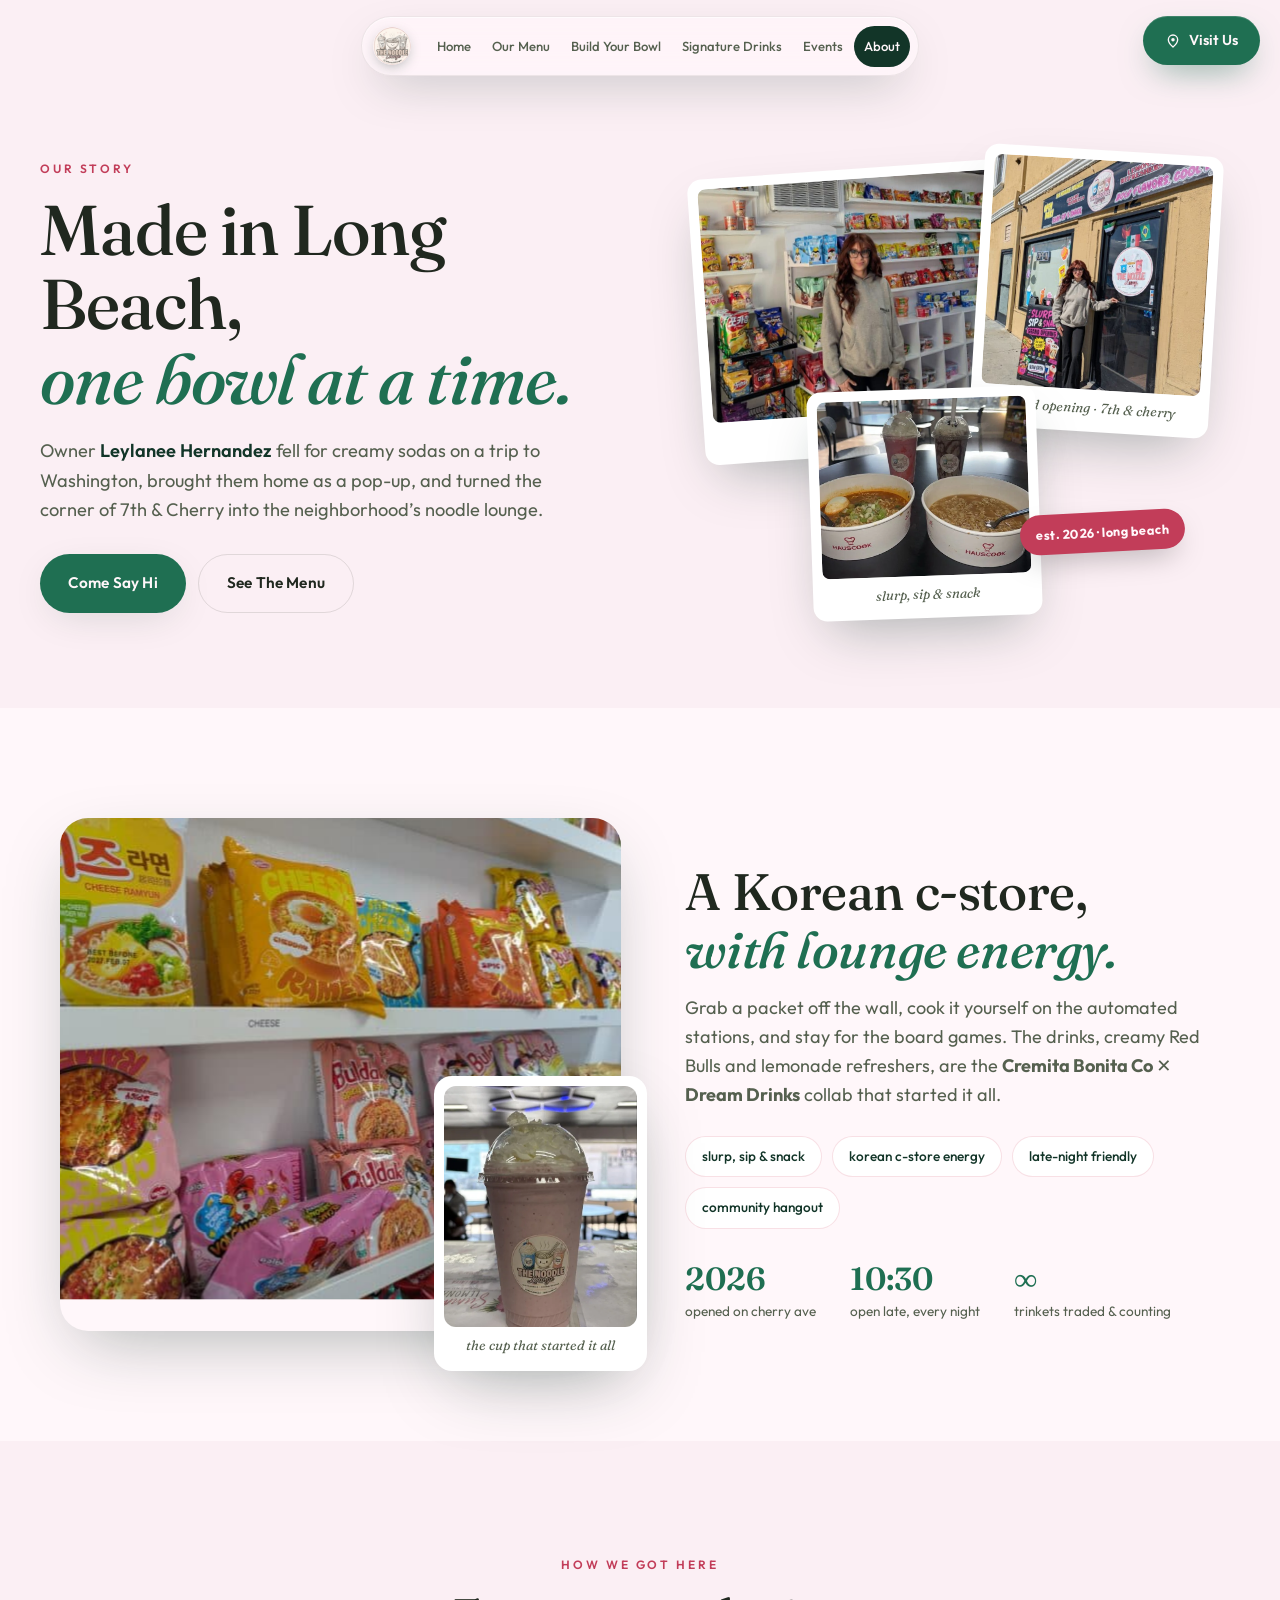
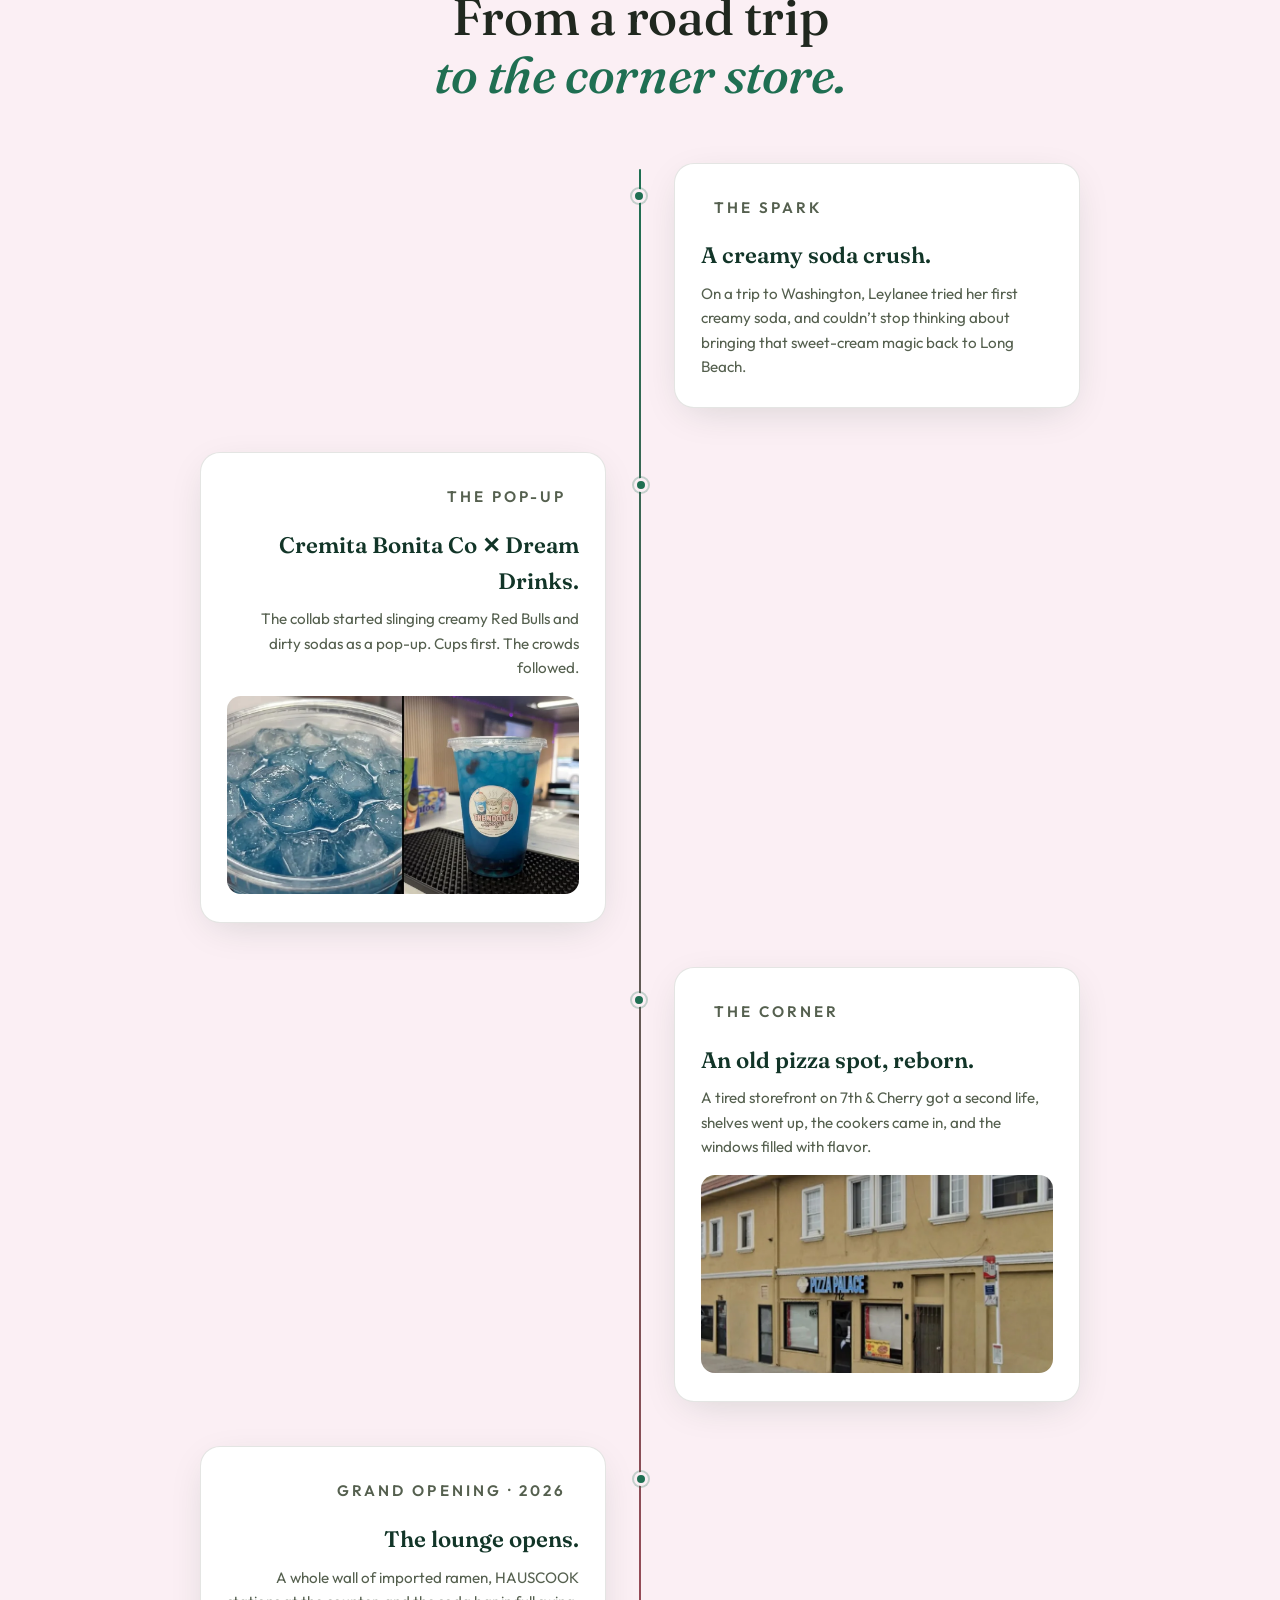
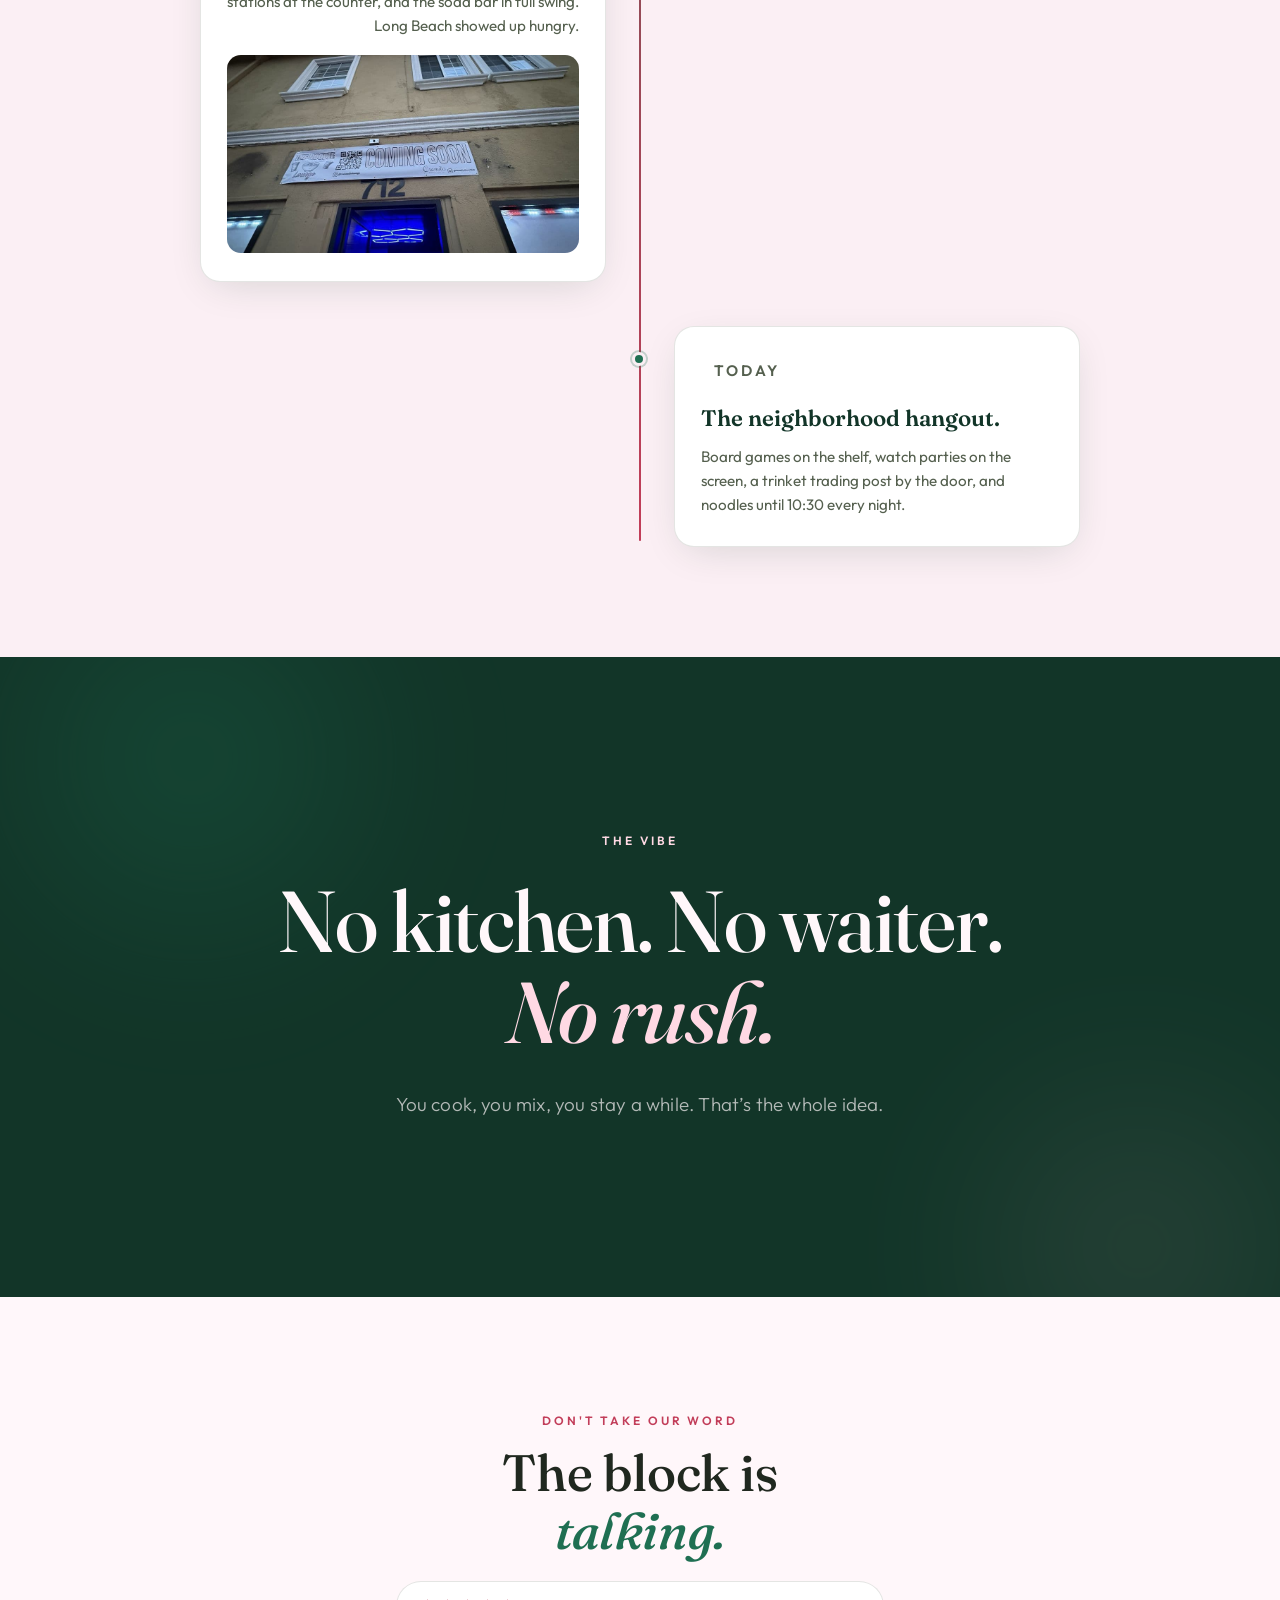
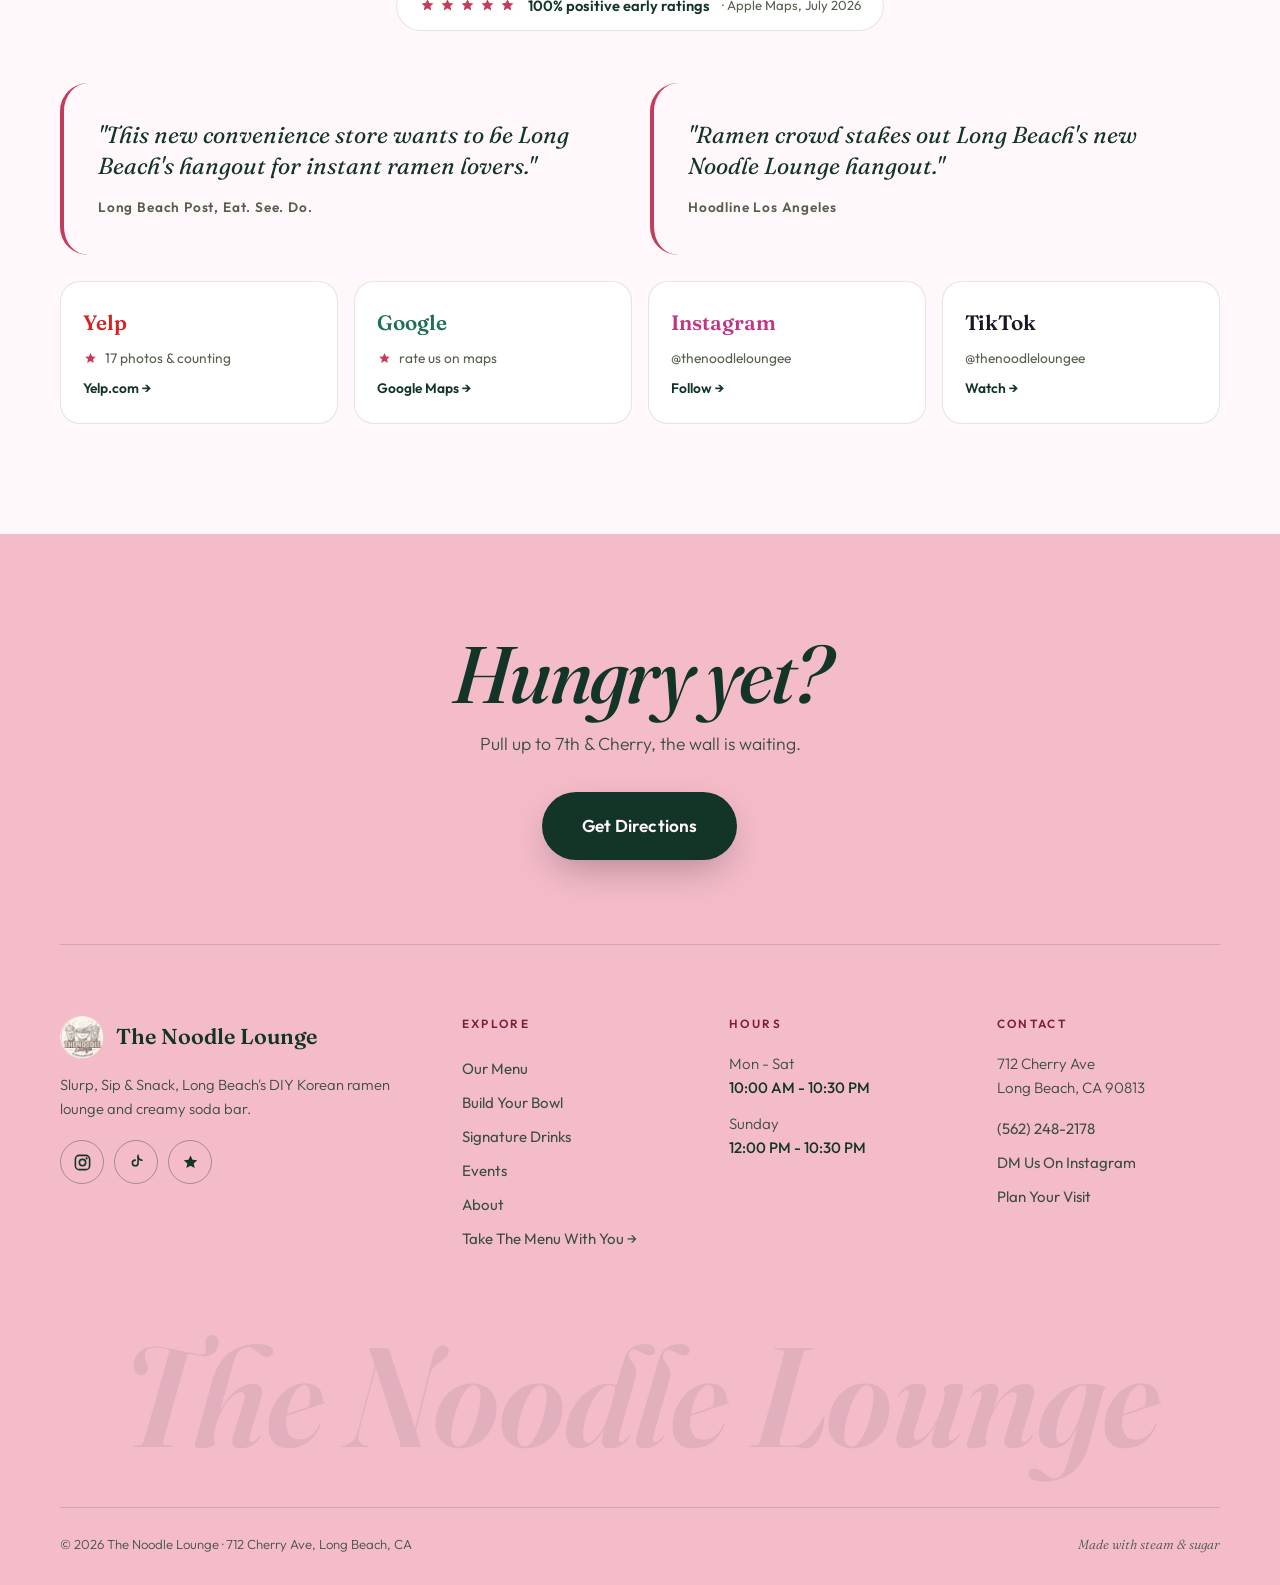
<file: about.html>
<!DOCTYPE html>
<html lang="en">
<head>
<meta charset="UTF-8" />
<meta name="viewport" content="width=device-width, initial-scale=1.0, viewport-fit=cover" />
<script>document.documentElement.classList.add("js");</script>
<title>about · the noodle lounge · from a dirty-soda pop-up to the neighborhood lounge</title>
<meta name="description" content="Owner Leylanee Hernandez turned a creamy-soda pop-up into a Korean convenience-store-inspired hangout on 7th & Cherry in Long Beach." />
<meta name="theme-color" content="#F4BBC9" />
<link rel="canonical" href="https://www.thenoodlelounge.com/about" />
<meta property="og:title" content="about · the noodle lounge · from a dirty-soda pop-up to the neighborhood lounge" />
<meta property="og:description" content="Owner Leylanee Hernandez turned a creamy-soda pop-up into a Korean convenience-store-inspired hangout on 7th & Cherry in Long Beach." />
<meta property="og:image" content="https://www.thenoodlelounge.com/assets/img/og-card.jpg" />
<meta property="og:url" content="https://www.thenoodlelounge.com/about" />
<meta name="twitter:card" content="summary_large_image" />
<link rel="icon" type="image/png" sizes="64x64" href="./assets/img/favicon-32.png" />
<link rel="apple-touch-icon" href="./assets/img/apple-touch-icon.png" />
<link rel="manifest" href="./site.webmanifest" />
<link rel="preconnect" href="https://fonts.googleapis.com" />
<link rel="preconnect" href="https://fonts.gstatic.com" crossorigin />
<link href="https://fonts.googleapis.com/css2?family=Fraunces:ital,opsz,wght@0,9..144,400;0,9..144,500;0,9..144,600;1,9..144,400;1,9..144,600&family=Outfit:wght@300;400;500;600;700;800&display=swap" rel="stylesheet" />
<link rel="stylesheet" href="./styles.css?v=67" />
<script>
/* nl-debug: inert unless ?debug=1 - shows an on-device event timeline */
var nlDbg=false;try{if(location.search.indexOf("debug=1")>-1)localStorage.nlDebug="1";if(location.search.indexOf("debug=0")>-1)localStorage.removeItem("nlDebug");nlDbg=location.hash==="#debug"||localStorage.nlDebug==="1"}catch(e){}
if(nlDbg){(function(){
var L=[],t0=performance.now(),D=null;
function log(n){L.push(String((performance.now()-t0)|0).padStart(5," ")+"ms  "+n);if(L.length>120)L.shift();if(D)D.textContent=L.join("\n")}
try{var nav=(performance.getEntriesByType("navigation")[0]||{}).type||"?";log("NAV-TYPE: "+nav+(nav==="reload"?"  <<< PAGE WAS RELOADED!":""))}catch(e){}
log("UA: "+navigator.userAgent.split("(")[1].split(")")[0]);log("HTML classes: ["+document.documentElement.className+"]  vis="+document.visibilityState);try{var sk="nl-seen:"+location.pathname,sv=+localStorage.getItem(sk)||0;log("seen-key age: "+(sv?((Date.now()-sv)/1000|0)+"s":"none"))}catch(e){}var seenTran={};
log("viewport "+innerWidth+"x"+innerHeight+" dpr"+devicePixelRatio);
addEventListener("DOMContentLoaded",function(){
  D=document.createElement("pre");
  D.style.cssText="position:fixed;z-index:2147483647;bottom:84px;left:6px;right:6px;max-height:46vh;overflow:auto;background:rgba(0,0,0,.9);color:#7CFC7C;font:9px/1.45 Menlo,monospace;padding:8px;border-radius:10px;pointer-events:none;white-space:pre";
  document.body.appendChild(D);D.textContent=L.join("\n");
  new MutationObserver(function(){log("BODY CLASS -> ["+document.body.className+"]")}).observe(document.body,{attributes:true,attributeFilter:["class"]});
  new MutationObserver(function(){log("HTML CLASS -> ["+document.documentElement.className+"]")}).observe(document.documentElement,{attributes:true,attributeFilter:["class"]});
});
document.fonts&&document.fonts.ready.then(function(){log("FONTS ready")});
var iv=setInterval(function(){if(document.querySelector(".ts-inner")){log("MAIN.JS: heading split done");clearInterval(iv)}},40);
setTimeout(function(){clearInterval(iv);if(!document.querySelector(".ts-inner"))log("MAIN.JS: heading NOT split after 6s <<<")},6000);
addEventListener("animationstart",function(e){log("ANIM  "+e.animationName+"  "+(e.target.className||e.target.tagName).toString().slice(0,22))},true);
addEventListener("animationcancel",function(e){log("CANCEL "+e.animationName+" <<<")},true);
addEventListener("transitionrun",function(e){if(e.propertyName!=="opacity"&&e.propertyName!=="transform")return;var k=(e.target.className||"").toString().slice(0,22)+"|"+e.propertyName;if(seenTran[k]){log("<<< SECOND RUN "+k)}else{seenTran[k]=1;log("TRAN  "+e.propertyName+"  "+k.split("|")[0])}},true);addEventListener("pagehide",function(){log("PAGEHIDE")});
addEventListener("resize",function(){log("RESIZE "+innerWidth+"x"+innerHeight)});
addEventListener("pageshow",function(e){log("PAGESHOW persisted="+e.persisted)});
document.addEventListener("visibilitychange",function(){log("VIS "+document.visibilityState)});
addEventListener("scroll",function(){if(!window.__ls||Math.abs(scrollY-__ls)>200){window.__ls=scrollY;log("scroll y="+(scrollY|0))}},{passive:true});
})()}
</script>
</head>
<body>

<a class="skip" href="#main">skip to content</a>

<div class="progress" aria-hidden="true"><span id="progressBar"></span></div>
<nav class="nav" id="nav" aria-label="Main">
  <a class="nav__brand" href="./index.html">
    <img class="nav__logo" src="./assets/img/logo-96.webp" alt="The Noodle Lounge logo" width="38" height="38" />
    <img class="nav__wordmark" src="./assets/img/wordmark.webp" alt="The Noodle Lounge" width="217" height="90" />
  </a>
  <div class="nav__links">
    <a href="./index.html">home</a>
    <a href="./menu.html">our menu</a>
    <a href="./build.html">build your bowl</a>
    <a href="./drinks.html">signature drinks</a>
    <a href="./events.html">events</a>
    <a href="./about.html" class="is-active">about</a>
  </div>
</nav>

<a class="navCta" id="navCta" href="./visit.html">
  <svg viewBox="0 0 24 24" aria-hidden="true"><path d="M12 21s-7-6.1-7-11a7 7 0 1 1 14 0c0 4.9-7 11-7 11Z" fill="none" stroke="currentColor" stroke-width="2" stroke-linejoin="round"/><circle cx="12" cy="10" r="2.6" fill="currentColor"/></svg>
  <span>Visit Us</span>
</a>


<button class="menuBtn" id="menuBtn" aria-label="Open menu" aria-expanded="false" aria-controls="drawer">
  <svg class="menuBtn__noodles" viewBox="0 0 24 24" aria-hidden="true">
    <path d="M3.5 7c2-1.5 4-1.5 6 0s4 1.5 6 0 3-1.2 5-.4" fill="none" stroke="currentColor" stroke-width="2" stroke-linecap="round"/>
    <path d="M3.5 12c2-1.5 4-1.5 6 0s4 1.5 6 0 3-1.2 5-.4" fill="none" stroke="currentColor" stroke-width="2" stroke-linecap="round"/>
    <path d="M3.5 17c2-1.5 4-1.5 6 0s4 1.5 6 0 3-1.2 5-.4" fill="none" stroke="currentColor" stroke-width="2" stroke-linecap="round"/>
  </svg>
  <svg class="menuBtn__x" viewBox="0 0 24 24" aria-hidden="true">
    <path d="m7 7 10 10M17 7 7 17" fill="none" stroke="currentColor" stroke-width="2.2" stroke-linecap="round"/>
  </svg>
</button>
<div class="drawer" id="drawer" role="dialog" aria-modal="true" aria-label="Site navigation" aria-hidden="true">
  <nav class="drawer__nav" aria-label="All pages">
    <a href="./index.html" style="--i:0">home</a>
    <a href="./menu.html" style="--i:1">our menu</a>
    <a href="./build.html" style="--i:2">build your bowl</a>
    <a href="./drinks.html" style="--i:3">signature drinks</a>
    <a href="./events.html" style="--i:4">events</a>
    <a href="./about.html" class="is-active" style="--i:5">about</a>
    <a href="./visit.html" style="--i:6">visit us</a>
  </nav>
  <div class="drawer__foot">
    <p><strong>712 Cherry Ave</strong> &middot; Long Beach, CA</p>
    <p>Mon-Sat 10a-10:30p &middot; Sun 12p-10:30p</p>
    <p><strong><a href="./assets/menu/noodle-lounge-menu-jul-2026.pdf" target="_blank" rel="noopener" download aria-label="Download the full menu (PDF)" style="display:inline-block;padding:4px 0">Get the Menu</a></strong></p>
  </div>
</div>

<nav class="botnav" aria-label="Quick navigation">
  <a href="./index.html">
    <svg viewBox="0 0 24 24" aria-hidden="true"><path d="M3 11.5 12 4l9 7.5" fill="none" stroke="currentColor" stroke-width="2" stroke-linecap="round" stroke-linejoin="round"/><path d="M5.5 10.5V20h13v-9.5" fill="none" stroke="currentColor" stroke-width="2" stroke-linecap="round" stroke-linejoin="round"/></svg>
    <span>home</span>
  </a>
  <a href="./menu.html">
    <svg viewBox="0 0 24 24" aria-hidden="true"><path d="M4 14h16a8 8 0 0 1-5 7.4V22H9v-.6A8 8 0 0 1 4 14Z" fill="currentColor"/><path d="M9 10.5c0-1.6 1.2-1.6 1.2-3.2S9 5 9 3.5m5 7c0-1.6 1.2-1.6 1.2-3.2S14 5 14 3.5" stroke="currentColor" stroke-width="1.8" stroke-linecap="round" fill="none"/></svg>
    <span>menu</span>
  </a>
  <a href="./drinks.html">
    <svg viewBox="0 0 24 24" aria-hidden="true"><path d="M6 3h12l-1.5 18h-9L6 3Z" fill="none" stroke="currentColor" stroke-width="2" stroke-linejoin="round"/><path d="M7 8h10" stroke="currentColor" stroke-width="2" stroke-linecap="round"/></svg>
    <span>drinks</span>
  </a>
  <a href="./about.html" class="is-active">
    <svg viewBox="0 0 24 24" aria-hidden="true"><circle cx="12" cy="12" r="9" fill="none" stroke="currentColor" stroke-width="2"/><path d="M12 11v5" stroke="currentColor" stroke-width="2" stroke-linecap="round"/><circle cx="12" cy="8" r="1.3" fill="currentColor"/></svg>
    <span>about</span>
  </a>
  <a href="./visit.html">
    <svg viewBox="0 0 24 24" aria-hidden="true"><path d="M12 21s-7-6.1-7-11a7 7 0 1 1 14 0c0 4.9-7 11-7 11Z" fill="none" stroke="currentColor" stroke-width="2" stroke-linejoin="round"/><circle cx="12" cy="10" r="2.6" fill="currentColor"/></svg>
    <span>visit</span>
  </a>
</nav>
<header class="ahero">
  <div class="ahero__inner">
    <div class="ahero__copy">
      <p class="kicker ahero__kick">our story</p>
      <h1 class="ahero__title tsplit">Made in Long Beach,<br /><em>one bowl at a time.</em></h1>
      <p class="ahero__lead">Owner <strong>Leylanee Hernandez</strong> fell for creamy sodas on a trip to Washington, brought them home as a pop-up, and turned the corner of 7th &amp; Cherry into the neighborhood&rsquo;s noodle lounge.</p>
      <div class="ahero__ctas">
        <a class="btn btn--primary" href="./visit.html" data-magnetic>come say hi</a>
        <a class="btn btn--outline" href="./menu.html" data-magnetic>see the menu</a>
      </div>
    </div>
    <div class="ahero__wall" aria-hidden="true">
      <figure class="apol apol--a">
        <img src="./assets/img/ramen-wall.jpg" alt="" width="1024" height="526" fetchpriority="high" decoding="async" />
        <figcaption>the wall, day one</figcaption>
      </figure>
      <figure class="apol apol--b">
        <img src="./assets/img/storefront-grand-opening.jpg" alt="" width="768" height="702" decoding="async" />
        <figcaption>grand opening &middot; 7th &amp; cherry</figcaption>
      </figure>
      <figure class="apol apol--c">
        <img src="./assets/img/combo-bowls-shakes.webp" alt="" width="750" height="1000" decoding="async" />
        <figcaption>slurp, sip &amp; snack</figcaption>
      </figure>
      <span class="ahero__sticker">est. 2026 &middot; long beach</span>
    </div>
  </div>
</header>

<main id="main" tabindex="-1">
<!-- ============================== WHO WE ARE ============================== -->
<section class="psec">
  <div class="story__grid">
    <div class="story__media">
      <div class="imgframe" data-plx="0.1"><img src="./assets/img/ramen-shelf-closeup.jpg" alt="Shelves of imported Korean ramen, cheese ramyun, Buldak and more" width="768" height="577" loading="lazy" decoding="async" /></div>
      <figure class="story__polaroid reveal" data-reveal="pop">
        <img src="./assets/img/drink-strawberry-shake.webp" alt="A strawberry cream shake, the cremita that started it all" width="563" height="1000" loading="lazy" decoding="async" />
        <figcaption>the cup that started it all</figcaption>
      </figure>
    </div>
    <div>
      <p class="kicker reveal" data-reveal>who we are</p>
      <h2 class="h2 tsplit">A Korean c-store,<br /><em>with lounge energy.</em></h2>
      <p class="lead reveal" data-reveal>
        Grab a packet off the wall, cook it yourself on the automated stations, and stay for
        the board games. The drinks, creamy Red Bulls and lemonade refreshers, are the
        <strong>Cremita Bonita Co ✕ Dream Drinks</strong> collab that started it all.
      </p>
      <ul class="story__chips reveal" data-reveal="stagger">
        <li>slurp, sip &amp; snack</li><li>korean c-store energy</li><li>late-night friendly</li><li>community hangout</li>
      </ul>
      <div class="story__stats reveal" data-reveal="stagger">
        <div class="stat"><strong>2026</strong><span>opened on cherry ave</span></div>
        <div class="stat"><strong>10:30</strong><span>open late, every night</span></div>
        <div class="stat"><strong>∞</strong><span>trinkets traded &amp; counting</span></div>
      </div>
    </div>
  </div>
</section>

<!-- ============================== TIMELINE ============================== -->
<section class="tline psec--alt" data-story="tline">
  <div class="psec__head">
    <p class="kicker reveal" data-reveal>how we got here</p>
    <h2 class="h2 tsplit">From a road trip<br /><em>to the corner store.</em></h2>
  </div>
  <div class="tline__wrap">
    <span class="tline__track" aria-hidden="true"><i id="tlineFill"></i></span>
    <article class="tline__item reveal" data-reveal="left">
      <span class="tline__dot" aria-hidden="true"></span>
      <div class="tline__card">
        <p class="tline__tag">the spark</p>
        <h3>A creamy soda crush.</h3>
        <p>On a trip to Washington, Leylanee tried her first creamy soda, and couldn&rsquo;t stop thinking about bringing that sweet-cream magic back to Long Beach.</p>
      </div>
    </article>
    <article class="tline__item reveal" data-reveal="right">
      <span class="tline__dot" aria-hidden="true"></span>
      <div class="tline__card">
        <p class="tline__tag">the pop-up</p>
        <h3>Cremita Bonita Co ✕ Dream Drinks.</h3>
        <p>The collab started slinging creamy Red Bulls and dirty sodas as a pop-up. Cups first. The crowds followed.</p>
        <figure class="tline__fig"><img src="./assets/img/drink-blue-closeup.webp" alt="A blue creamy soda up close" width="1600" height="893" loading="lazy" decoding="async" /></figure>
      </div>
    </article>
    <article class="tline__item reveal" data-reveal="left">
      <span class="tline__dot" aria-hidden="true"></span>
      <div class="tline__card">
        <p class="tline__tag">the corner</p>
        <h3>An old pizza spot, reborn.</h3>
        <p>A tired storefront on 7th &amp; Cherry got a second life, shelves went up, the cookers came in, and the windows filled with flavor.</p>
        <figure class="tline__fig"><img src="./assets/img/storefront-before-pizza-palace.webp" alt="The storefront before, as Pizza Palace" width="760" height="442" loading="lazy" decoding="async" /></figure>
      </div>
    </article>
    <article class="tline__item reveal" data-reveal="right">
      <span class="tline__dot" aria-hidden="true"></span>
      <div class="tline__card">
        <p class="tline__tag">grand opening &middot; 2026</p>
        <h3>The lounge opens.</h3>
        <p>A whole wall of imported ramen, HAUSCOOK stations at the counter, and the soda bar in full swing. Long Beach showed up hungry.</p>
        <figure class="tline__fig"><img src="./assets/img/storefront-coming-soon.jpg" alt="The storefront wrapped in coming-soon signage" width="1000" height="563" loading="lazy" decoding="async" /></figure>
      </div>
    </article>
    <article class="tline__item reveal" data-reveal="left">
      <span class="tline__dot" aria-hidden="true"></span>
      <div class="tline__card">
        <p class="tline__tag">today</p>
        <h3>The neighborhood hangout.</h3>
        <p>Board games on the shelf, watch parties on the screen, a trinket trading post by the door, and noodles until 10:30 every night.</p>
      </div>
    </article>
  </div>
</section>

<!-- ============================== MOOD BAND ============================== -->
<section class="aband">
  <div class="aband__inner">
    <p class="kicker kicker--light reveal" data-reveal>the vibe</p>
    <h2 class="aband__quote tsplit">No kitchen. No waiter.<br /><em>No rush.</em></h2>
    <p class="aband__sub reveal" data-reveal>You cook, you mix, you stay a while. That&rsquo;s the whole idea.</p>
    <span class="aband__rule reveal" data-reveal="pop" aria-hidden="true"></span>
  </div>
</section>

<!-- ============================== PROOF ============================== -->
<section class="psec">
  <div class="psec__head">
    <p class="kicker reveal" data-reveal>don't take our word</p>
    <h2 class="h2 tsplit">The block is<br /><em>talking.</em></h2>
    <p class="proof__score reveal" data-reveal>
      <span class="proof__stars" aria-hidden="true"><svg viewBox="0 0 24 24" aria-hidden="true"><path d="m12 3 2.5 5.6 6 .6-4.5 4 1.3 5.9L12 16l-5.3 3.1L8 13.2l-4.5-4 6-.6L12 3Z" fill="currentColor"/></svg><svg viewBox="0 0 24 24" aria-hidden="true"><path d="m12 3 2.5 5.6 6 .6-4.5 4 1.3 5.9L12 16l-5.3 3.1L8 13.2l-4.5-4 6-.6L12 3Z" fill="currentColor"/></svg><svg viewBox="0 0 24 24" aria-hidden="true"><path d="m12 3 2.5 5.6 6 .6-4.5 4 1.3 5.9L12 16l-5.3 3.1L8 13.2l-4.5-4 6-.6L12 3Z" fill="currentColor"/></svg><svg viewBox="0 0 24 24" aria-hidden="true"><path d="m12 3 2.5 5.6 6 .6-4.5 4 1.3 5.9L12 16l-5.3 3.1L8 13.2l-4.5-4 6-.6L12 3Z" fill="currentColor"/></svg><svg viewBox="0 0 24 24" aria-hidden="true"><path d="m12 3 2.5 5.6 6 .6-4.5 4 1.3 5.9L12 16l-5.3 3.1L8 13.2l-4.5-4 6-.6L12 3Z" fill="currentColor"/></svg></span>
      100% positive early ratings <span class="proof__src">· Apple Maps, July 2026</span>
    </p>
  </div>
  <div class="proof__quotes">
    <blockquote class="quote reveal" data-reveal="left">
      <p>"This new convenience store wants to be Long Beach's hangout for instant ramen lovers."</p>
      <cite>Long Beach Post, Eat. See. Do.</cite>
    </blockquote>
    <blockquote class="quote reveal" data-reveal="right">
      <p>"Ramen crowd stakes out Long Beach's new Noodle Lounge hangout."</p>
      <cite>Hoodline Los Angeles</cite>
    </blockquote>
  </div>
  <div class="proof__platforms reveal" data-reveal="stagger" style="margin-top:26px">
    <a class="plat" href="https://www.yelp.com/biz/the-noodle-lounge-long-beach" target="_blank" rel="noopener">
      <span class="plat__name" style="--pc:#D32323">Yelp</span>
      <span class="plat__stars"><svg viewBox="0 0 24 24" aria-hidden="true"><path d="m12 3 2.5 5.6 6 .6-4.5 4 1.3 5.9L12 16l-5.3 3.1L8 13.2l-4.5-4 6-.6L12 3Z" fill="currentColor"/></svg> 17 photos &amp; counting</span>
      <span class="plat__cta">Yelp.com →</span>
    </a>
    <a class="plat" href="https://www.google.com/maps/search/?api=1&amp;query=The%20Noodle%20Lounge%20712%20Cherry%20Ave%20Long%20Beach%20CA" target="_blank" rel="noopener">
      <span class="plat__name" style="--pc:#1F6F52">Google</span>
      <span class="plat__stars"><svg viewBox="0 0 24 24" aria-hidden="true"><path d="m12 3 2.5 5.6 6 .6-4.5 4 1.3 5.9L12 16l-5.3 3.1L8 13.2l-4.5-4 6-.6L12 3Z" fill="currentColor"/></svg> rate us on maps</span>
      <span class="plat__cta">Google Maps →</span>
    </a>
    <a class="plat" href="https://www.instagram.com/thenoodleloungee/" target="_blank" rel="noopener">
      <span class="plat__name" style="--pc:#C13584">Instagram</span>
      <span class="plat__stars">@thenoodleloungee</span>
      <span class="plat__cta">Follow →</span>
    </a>
    <a class="plat" href="https://www.tiktok.com/@thenoodleloungee" target="_blank" rel="noopener">
      <span class="plat__name" style="--pc:#161823">TikTok</span>
      <span class="plat__stars">@thenoodleloungee</span>
      <span class="plat__cta">Watch →</span>
    </a>
  </div>
</section>
</main>
<footer class="footer">
  <div class="footer__cta">
    <h2 class="tsplit">Hungry yet?</h2>
    <p>Pull up to 7th &amp; Cherry, the wall is waiting.</p>
    <div class="footer__ctaRow">
      <a class="btn btn--cream btn--big" href="https://www.google.com/maps/search/?api=1&amp;query=The%20Noodle%20Lounge%20712%20Cherry%20Ave%20Long%20Beach%20CA" target="_blank" rel="noopener" data-magnetic>get directions</a>
    </div>
  </div>
  <div class="footer__grid">
    <div class="footer__brand">
      <a class="footer__logo" href="./index.html"><img src="./assets/img/logo-96.webp" alt="" width="44" height="44" loading="lazy" decoding="async" />The Noodle Lounge</a>
      <p>Slurp, Sip &amp; Snack, Long Beach's DIY Korean ramen lounge and creamy soda bar.</p>
      <div class="footer__social">
        <a href="https://www.instagram.com/thenoodleloungee/" target="_blank" rel="noopener" aria-label="Instagram"><svg viewBox="0 0 24 24"><rect x="3" y="3" width="18" height="18" rx="5" fill="none" stroke="currentColor" stroke-width="2"/><circle cx="12" cy="12" r="4" fill="none" stroke="currentColor" stroke-width="2"/><circle cx="17.2" cy="6.8" r="1.3" fill="currentColor"/></svg></a>
        <a href="https://www.tiktok.com/@thenoodleloungee" target="_blank" rel="noopener" aria-label="TikTok"><svg viewBox="0 0 24 24"><path d="M14 3v9.6a3.6 3.6 0 1 1-3.6-3.6" fill="none" stroke="currentColor" stroke-width="2" stroke-linecap="round"/><path d="M14 5.5c.8 2 2.6 3.4 5 3.6" fill="none" stroke="currentColor" stroke-width="2" stroke-linecap="round"/></svg></a>
        <a href="https://www.yelp.com/biz/the-noodle-lounge-long-beach" target="_blank" rel="noopener" aria-label="Yelp"><svg viewBox="0 0 24 24"><path d="m12 3 2.5 5.6 6 .6-4.5 4 1.3 5.9L12 16l-5.3 3.1L8 13.2l-4.5-4 6-.6L12 3Z" fill="currentColor"/></svg></a>
      </div>
    </div>
    <div class="footer__col">
      <h3>explore</h3>
      <a href="./menu.html">our menu</a>
      <a href="./build.html">build your bowl</a>
      <a href="./drinks.html">signature drinks</a>
      <a href="./events.html">events</a>
          <a href="./about.html">about</a>
      <a href="./assets/menu/noodle-lounge-menu-jul-2026.pdf" target="_blank" rel="noopener" download aria-label="Download the full menu (PDF)">Take the menu with you →</a>
    </div>
    <div class="footer__col">
      <h3>hours</h3>
      <p>Mon - Sat<br /><strong>10:00 AM - 10:30 PM</strong></p>
      <p>Sunday<br /><strong>12:00 PM - 10:30 PM</strong></p>
    </div>
    <div class="footer__col">
      <h3>contact</h3>
      <p>712 Cherry Ave<br />Long Beach, CA 90813</p>
      <a href="tel:+15622482178">(562) 248-2178</a>
      <a href="https://www.instagram.com/thenoodleloungee/" target="_blank" rel="noopener">DM us on Instagram</a>
      <a href="./visit.html">Plan Your Visit</a>
    </div>
  </div>
  <p class="footer__wordmark" aria-hidden="true">The Noodle Lounge</p>
  <div class="footer__base">
    <p>© <span id="year">2026</span> The Noodle Lounge · 712 Cherry Ave, Long Beach, CA</p>
    <p class="footer__madewith">Made with steam &amp; sugar</p>
  </div>
</footer>

<script>setTimeout(function(){if(!window.__nlBoot){document.body.classList.add("hero-live");document.body.classList.add("is-static");document.documentElement.classList.add("nl-rescue");}},1600);</script>
<script src="./main.js?v=67" defer></script>
</body>
</html>
</file>
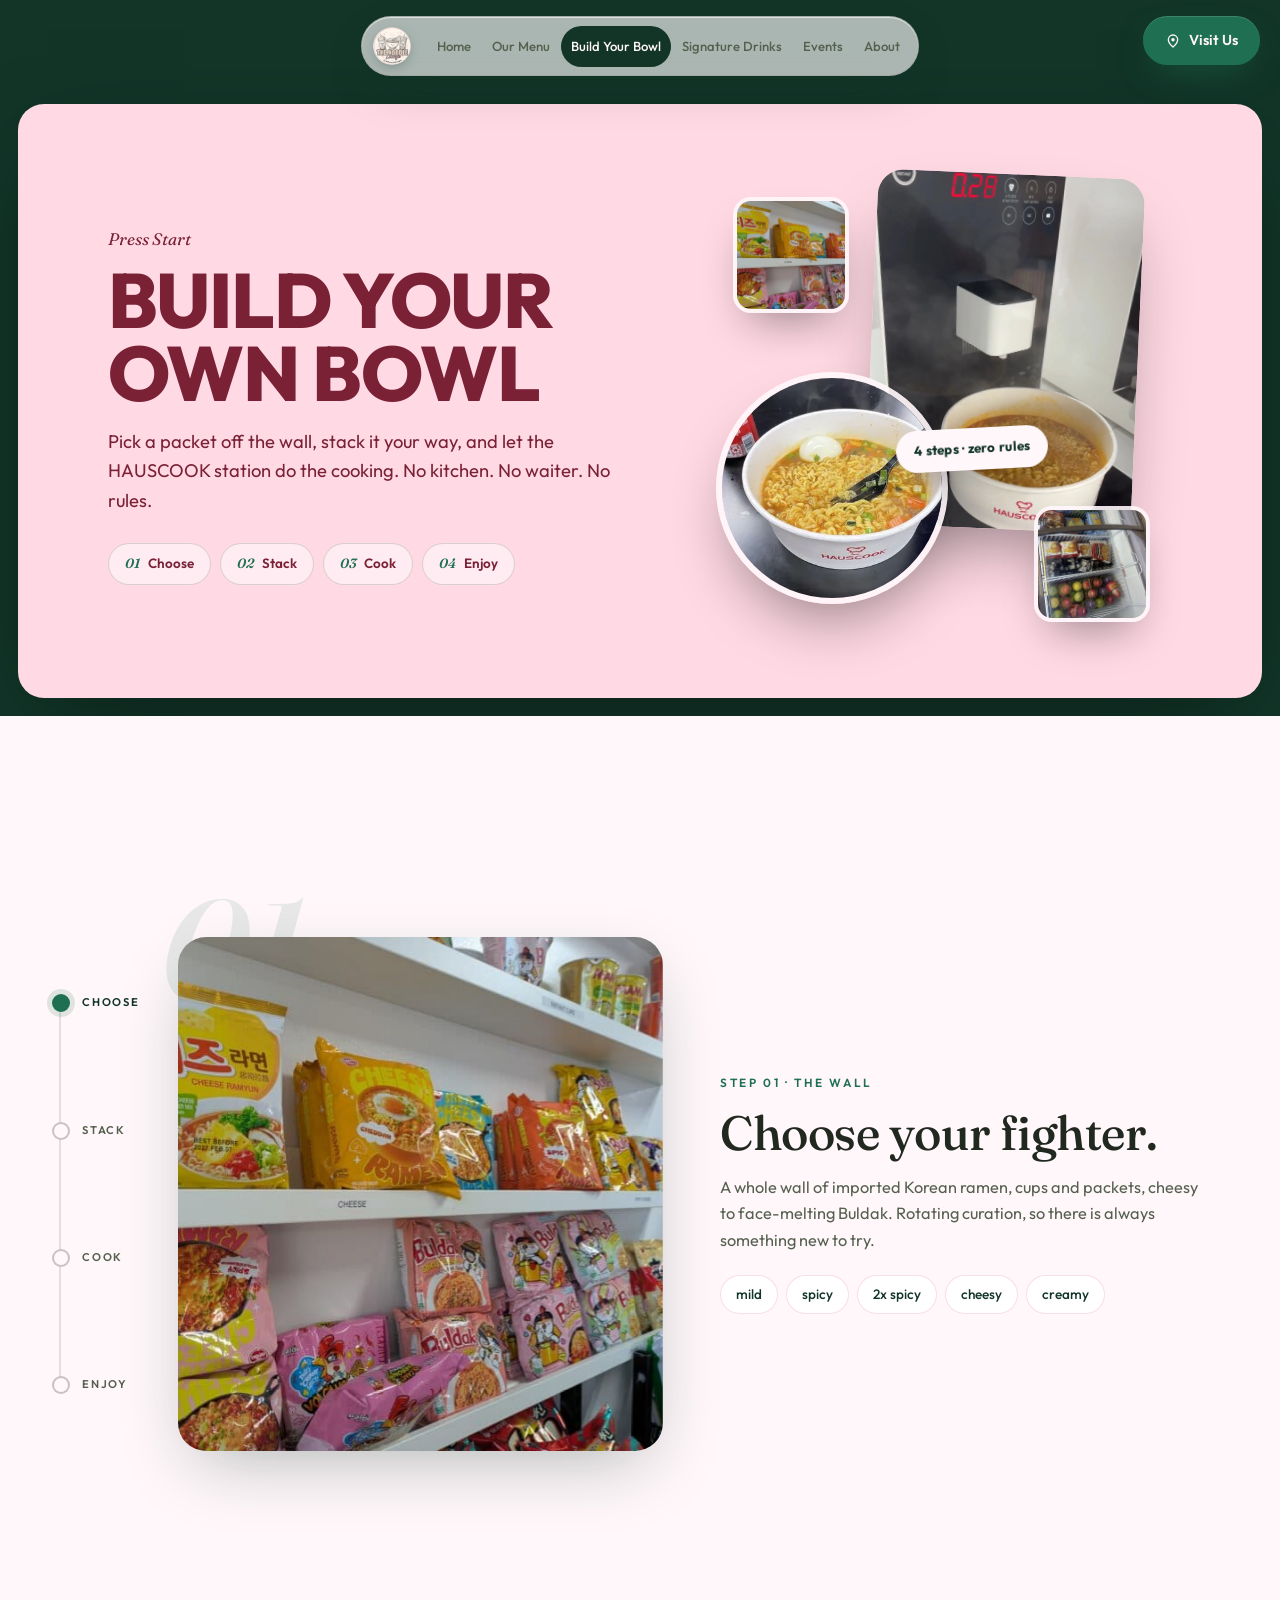
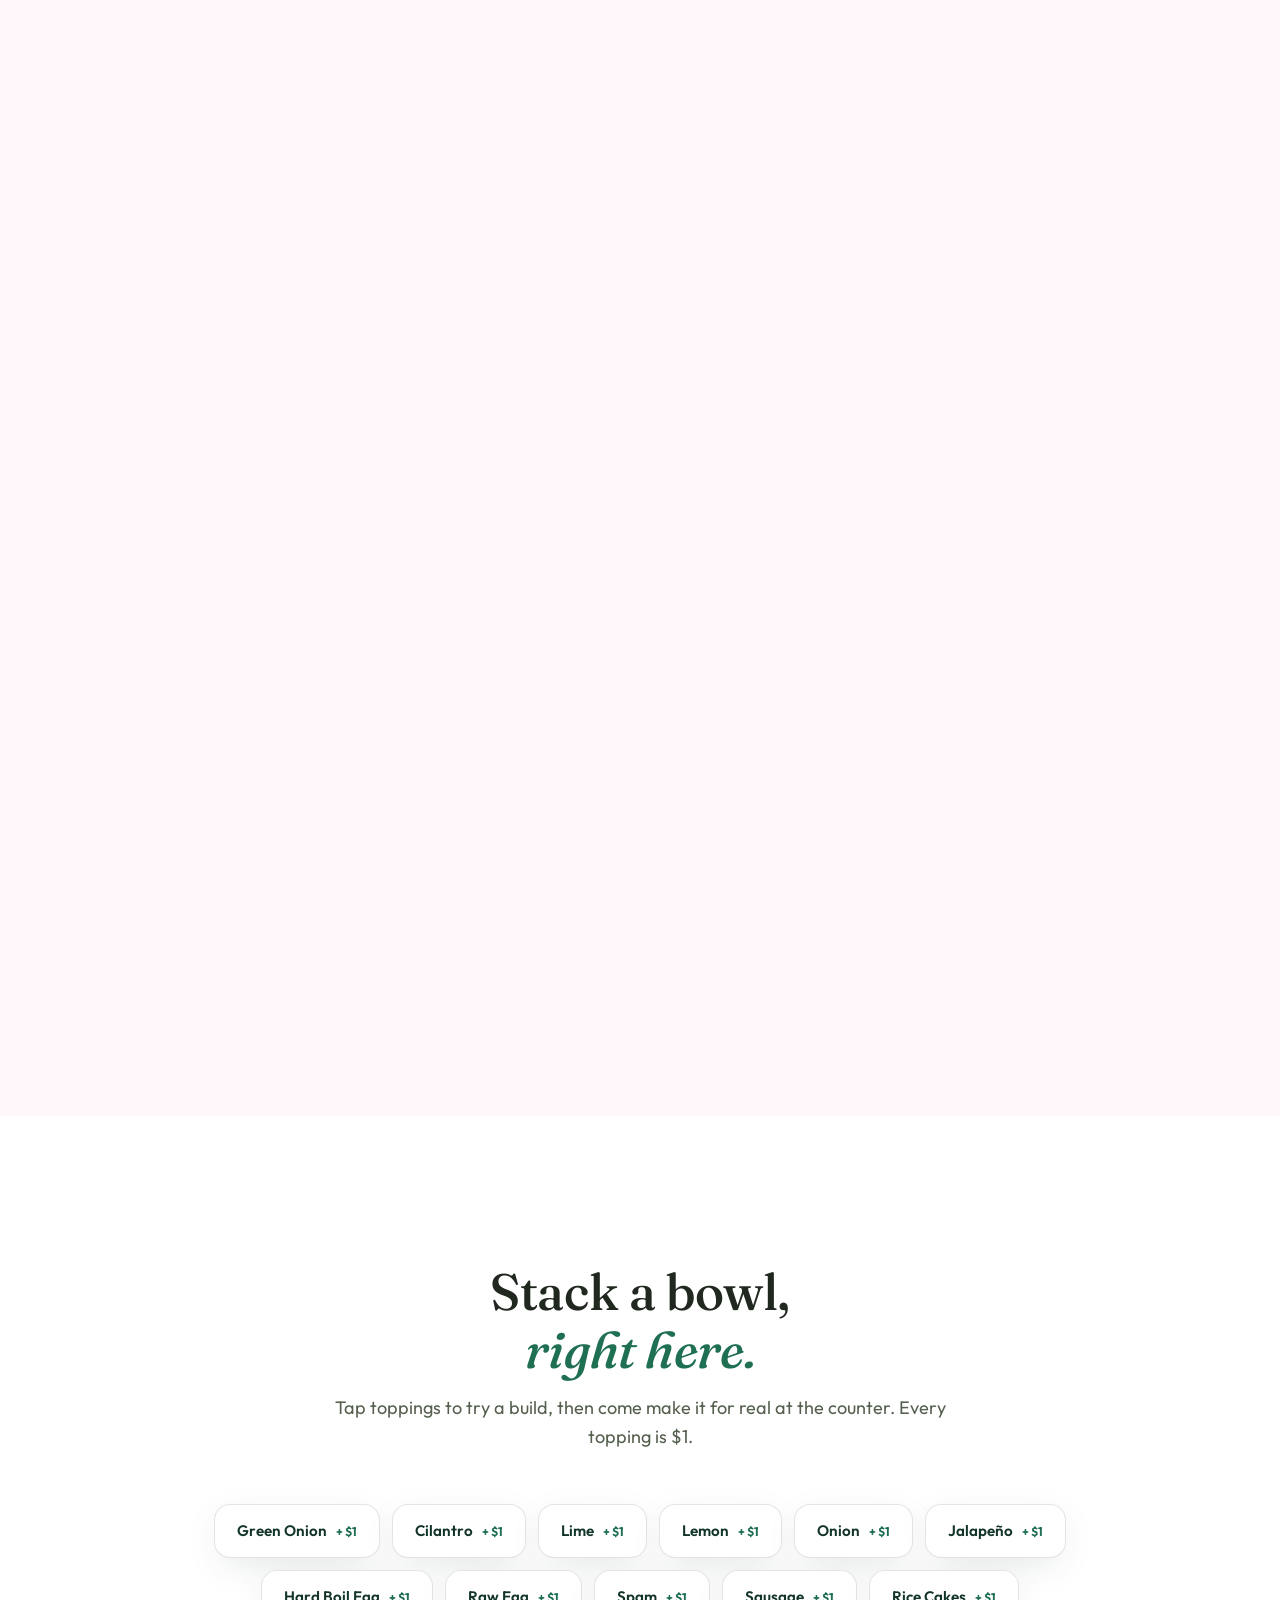
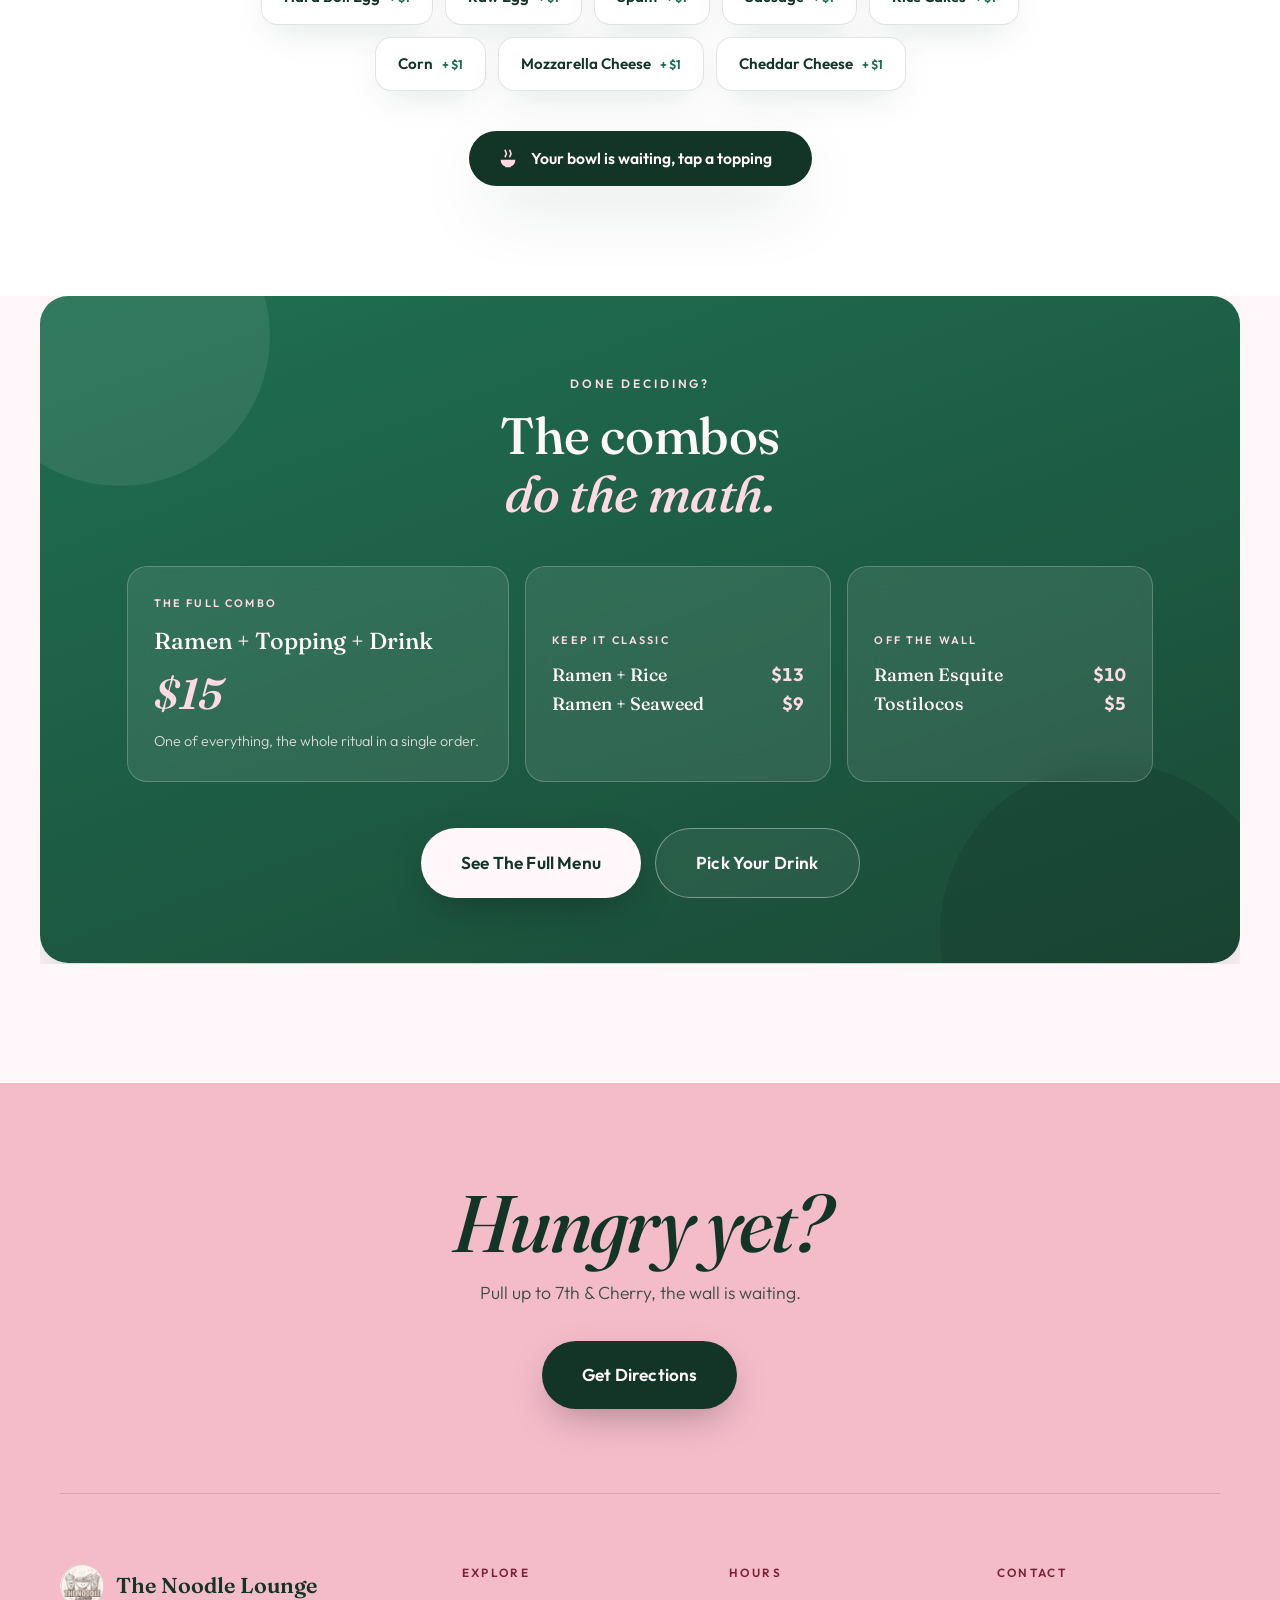
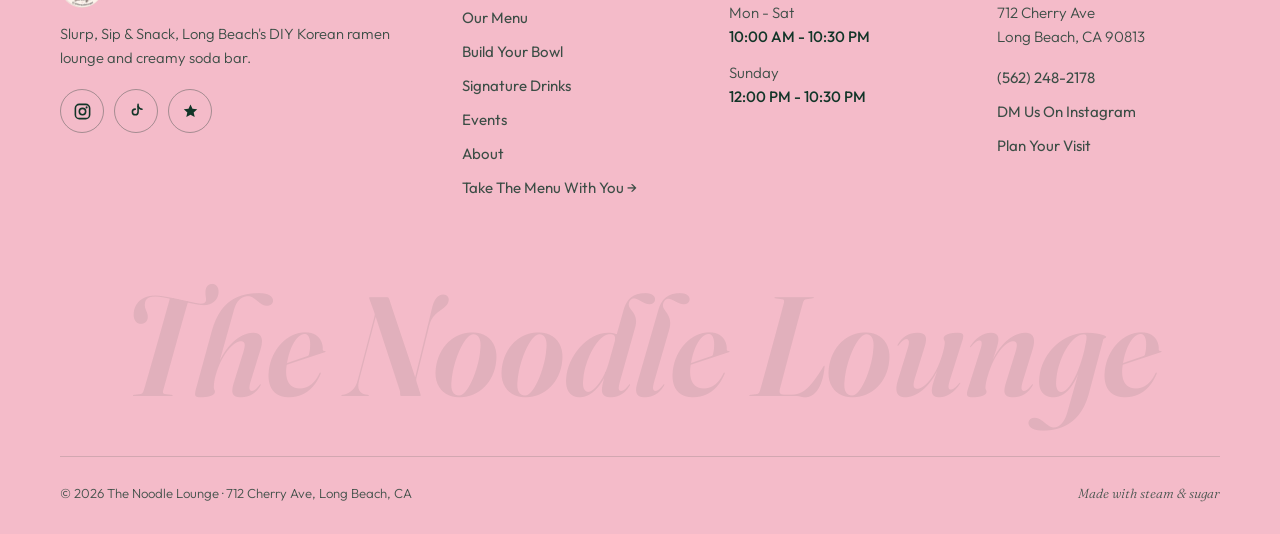
<file: build.html>
<!DOCTYPE html>
<html lang="en">
<head>
<meta charset="UTF-8" />
<meta name="viewport" content="width=device-width, initial-scale=1.0, viewport-fit=cover" />
<script>document.documentElement.classList.add("js");</script>
<title>build your bowl · the noodle lounge · press start</title>
<meta name="description" content="Four steps, zero rules: browse the ramen wall, stack your toppings, press start on our automated HAUSCOOK cooking stations, and mix a drink." />
<meta name="theme-color" content="#F4BBC9" />
<link rel="canonical" href="https://www.thenoodlelounge.com/build" />
<meta property="og:title" content="build your bowl · the noodle lounge · press start" />
<meta property="og:description" content="Four steps, zero rules: browse the ramen wall, stack your toppings, press start on our automated HAUSCOOK cooking stations, and mix a drink." />
<meta property="og:image" content="https://www.thenoodlelounge.com/assets/img/og-card.jpg" />
<meta property="og:url" content="https://www.thenoodlelounge.com/build" />
<meta name="twitter:card" content="summary_large_image" />
<link rel="icon" type="image/png" sizes="64x64" href="./assets/img/favicon-32.png" />
<link rel="apple-touch-icon" href="./assets/img/apple-touch-icon.png" />
<link rel="manifest" href="./site.webmanifest" />
<link rel="preconnect" href="https://fonts.googleapis.com" />
<link rel="preconnect" href="https://fonts.gstatic.com" crossorigin />
<link href="https://fonts.googleapis.com/css2?family=Fraunces:ital,opsz,wght@0,9..144,400;0,9..144,500;0,9..144,600;1,9..144,400;1,9..144,600&family=Outfit:wght@300;400;500;600;700;800&display=swap" rel="stylesheet" />
<link rel="stylesheet" href="./styles.css?v=67" />
<script>
/* nl-debug: inert unless ?debug=1 - shows an on-device event timeline */
var nlDbg=false;try{if(location.search.indexOf("debug=1")>-1)localStorage.nlDebug="1";if(location.search.indexOf("debug=0")>-1)localStorage.removeItem("nlDebug");nlDbg=location.hash==="#debug"||localStorage.nlDebug==="1"}catch(e){}
if(nlDbg){(function(){
var L=[],t0=performance.now(),D=null;
function log(n){L.push(String((performance.now()-t0)|0).padStart(5," ")+"ms  "+n);if(L.length>120)L.shift();if(D)D.textContent=L.join("\n")}
try{var nav=(performance.getEntriesByType("navigation")[0]||{}).type||"?";log("NAV-TYPE: "+nav+(nav==="reload"?"  <<< PAGE WAS RELOADED!":""))}catch(e){}
log("UA: "+navigator.userAgent.split("(")[1].split(")")[0]);log("HTML classes: ["+document.documentElement.className+"]  vis="+document.visibilityState);try{var sk="nl-seen:"+location.pathname,sv=+localStorage.getItem(sk)||0;log("seen-key age: "+(sv?((Date.now()-sv)/1000|0)+"s":"none"))}catch(e){}var seenTran={};
log("viewport "+innerWidth+"x"+innerHeight+" dpr"+devicePixelRatio);
addEventListener("DOMContentLoaded",function(){
  D=document.createElement("pre");
  D.style.cssText="position:fixed;z-index:2147483647;bottom:84px;left:6px;right:6px;max-height:46vh;overflow:auto;background:rgba(0,0,0,.9);color:#7CFC7C;font:9px/1.45 Menlo,monospace;padding:8px;border-radius:10px;pointer-events:none;white-space:pre";
  document.body.appendChild(D);D.textContent=L.join("\n");
  new MutationObserver(function(){log("BODY CLASS -> ["+document.body.className+"]")}).observe(document.body,{attributes:true,attributeFilter:["class"]});
  new MutationObserver(function(){log("HTML CLASS -> ["+document.documentElement.className+"]")}).observe(document.documentElement,{attributes:true,attributeFilter:["class"]});
});
document.fonts&&document.fonts.ready.then(function(){log("FONTS ready")});
var iv=setInterval(function(){if(document.querySelector(".ts-inner")){log("MAIN.JS: heading split done");clearInterval(iv)}},40);
setTimeout(function(){clearInterval(iv);if(!document.querySelector(".ts-inner"))log("MAIN.JS: heading NOT split after 6s <<<")},6000);
addEventListener("animationstart",function(e){log("ANIM  "+e.animationName+"  "+(e.target.className||e.target.tagName).toString().slice(0,22))},true);
addEventListener("animationcancel",function(e){log("CANCEL "+e.animationName+" <<<")},true);
addEventListener("transitionrun",function(e){if(e.propertyName!=="opacity"&&e.propertyName!=="transform")return;var k=(e.target.className||"").toString().slice(0,22)+"|"+e.propertyName;if(seenTran[k]){log("<<< SECOND RUN "+k)}else{seenTran[k]=1;log("TRAN  "+e.propertyName+"  "+k.split("|")[0])}},true);addEventListener("pagehide",function(){log("PAGEHIDE")});
addEventListener("resize",function(){log("RESIZE "+innerWidth+"x"+innerHeight)});
addEventListener("pageshow",function(e){log("PAGESHOW persisted="+e.persisted)});
document.addEventListener("visibilitychange",function(){log("VIS "+document.visibilityState)});
addEventListener("scroll",function(){if(!window.__ls||Math.abs(scrollY-__ls)>200){window.__ls=scrollY;log("scroll y="+(scrollY|0))}},{passive:true});
})()}
</script>
</head>
<body>

<a class="skip" href="#main">skip to content</a>

<div class="progress" aria-hidden="true"><span id="progressBar"></span></div>
<nav class="nav" id="nav" aria-label="Main">
  <a class="nav__brand" href="./index.html">
    <img class="nav__logo" src="./assets/img/logo-96.webp" alt="The Noodle Lounge logo" width="38" height="38" />
    <img class="nav__wordmark" src="./assets/img/wordmark.webp" alt="The Noodle Lounge" width="217" height="90" />
  </a>
  <div class="nav__links">
    <a href="./index.html">home</a>
    <a href="./menu.html">our menu</a>
    <a href="./build.html" class="is-active">build your bowl</a>
    <a href="./drinks.html">signature drinks</a>
    <a href="./events.html">events</a>
    <a href="./about.html">about</a>
  </div>
</nav>

<a class="navCta" id="navCta" href="./visit.html">
  <svg viewBox="0 0 24 24" aria-hidden="true"><path d="M12 21s-7-6.1-7-11a7 7 0 1 1 14 0c0 4.9-7 11-7 11Z" fill="none" stroke="currentColor" stroke-width="2" stroke-linejoin="round"/><circle cx="12" cy="10" r="2.6" fill="currentColor"/></svg>
  <span>Visit Us</span>
</a>


<button class="menuBtn" id="menuBtn" aria-label="Open menu" aria-expanded="false" aria-controls="drawer">
  <svg class="menuBtn__noodles" viewBox="0 0 24 24" aria-hidden="true">
    <path d="M3.5 7c2-1.5 4-1.5 6 0s4 1.5 6 0 3-1.2 5-.4" fill="none" stroke="currentColor" stroke-width="2" stroke-linecap="round"/>
    <path d="M3.5 12c2-1.5 4-1.5 6 0s4 1.5 6 0 3-1.2 5-.4" fill="none" stroke="currentColor" stroke-width="2" stroke-linecap="round"/>
    <path d="M3.5 17c2-1.5 4-1.5 6 0s4 1.5 6 0 3-1.2 5-.4" fill="none" stroke="currentColor" stroke-width="2" stroke-linecap="round"/>
  </svg>
  <svg class="menuBtn__x" viewBox="0 0 24 24" aria-hidden="true">
    <path d="m7 7 10 10M17 7 7 17" fill="none" stroke="currentColor" stroke-width="2.2" stroke-linecap="round"/>
  </svg>
</button>
<div class="drawer" id="drawer" role="dialog" aria-modal="true" aria-label="Site navigation" aria-hidden="true">
  <nav class="drawer__nav" aria-label="All pages">
    <a href="./index.html" style="--i:0">home</a>
    <a href="./menu.html" style="--i:1">our menu</a>
    <a href="./build.html" class="is-active" style="--i:2">build your bowl</a>
    <a href="./drinks.html" style="--i:3">signature drinks</a>
    <a href="./events.html" style="--i:4">events</a>
    <a href="./about.html" style="--i:5">about</a>
    <a href="./visit.html" style="--i:6">visit us</a>
  </nav>
  <div class="drawer__foot">
    <p><strong>712 Cherry Ave</strong> &middot; Long Beach, CA</p>
    <p>Mon-Sat 10a-10:30p &middot; Sun 12p-10:30p</p>
    <p><strong><a href="./assets/menu/noodle-lounge-menu-jul-2026.pdf" target="_blank" rel="noopener" download aria-label="Download the full menu (PDF)" style="display:inline-block;padding:4px 0">Get the Menu</a></strong></p>
  </div>
</div>

<nav class="botnav" aria-label="Quick navigation">
  <a href="./index.html">
    <svg viewBox="0 0 24 24" aria-hidden="true"><path d="M3 11.5 12 4l9 7.5" fill="none" stroke="currentColor" stroke-width="2" stroke-linecap="round" stroke-linejoin="round"/><path d="M5.5 10.5V20h13v-9.5" fill="none" stroke="currentColor" stroke-width="2" stroke-linecap="round" stroke-linejoin="round"/></svg>
    <span>home</span>
  </a>
  <a href="./menu.html">
    <svg viewBox="0 0 24 24" aria-hidden="true"><path d="M4 14h16a8 8 0 0 1-5 7.4V22H9v-.6A8 8 0 0 1 4 14Z" fill="currentColor"/><path d="M9 10.5c0-1.6 1.2-1.6 1.2-3.2S9 5 9 3.5m5 7c0-1.6 1.2-1.6 1.2-3.2S14 5 14 3.5" stroke="currentColor" stroke-width="1.8" stroke-linecap="round" fill="none"/></svg>
    <span>menu</span>
  </a>
  <a href="./drinks.html">
    <svg viewBox="0 0 24 24" aria-hidden="true"><path d="M6 3h12l-1.5 18h-9L6 3Z" fill="none" stroke="currentColor" stroke-width="2" stroke-linejoin="round"/><path d="M7 8h10" stroke="currentColor" stroke-width="2" stroke-linecap="round"/></svg>
    <span>drinks</span>
  </a>
  <a href="./about.html">
    <svg viewBox="0 0 24 24" aria-hidden="true"><circle cx="12" cy="12" r="9" fill="none" stroke="currentColor" stroke-width="2"/><path d="M12 11v5" stroke="currentColor" stroke-width="2" stroke-linecap="round"/><circle cx="12" cy="8" r="1.3" fill="currentColor"/></svg>
    <span>about</span>
  </a>
  <a href="./visit.html">
    <svg viewBox="0 0 24 24" aria-hidden="true"><path d="M12 21s-7-6.1-7-11a7 7 0 1 1 14 0c0 4.9-7 11-7 11Z" fill="none" stroke="currentColor" stroke-width="2" stroke-linejoin="round"/><circle cx="12" cy="10" r="2.6" fill="currentColor"/></svg>
    <span>visit</span>
  </a>
</nav>
<header class="bhero">
  <div class="bhero__panel" style="--phc:#FFD9E4;--phi:#7A2136">
    <div class="bhero__copy">
      <p class="bhero__over">Press Start</p>
      <h1 class="bhero__title tsplit">BUILD YOUR<br />OWN BOWL</h1>
      <p class="bhero__lead">Pick a packet off the wall, stack it your way, and let the HAUSCOOK station do the cooking. No kitchen. No waiter. No rules.</p>
      <ol class="bhero__steps" aria-label="The four steps">
        <li><b>01</b> choose</li>
        <li><b>02</b> stack</li>
        <li><b>03</b> cook</li>
        <li><b>04</b> enjoy</li>
      </ol>
    </div>
    <div class="bscene" aria-hidden="true">
      <div class="bscene__station"><img src="./assets/img/cooking-station-steam.webp" alt="" width="1080" height="1920" fetchpriority="high" decoding="async" /></div>
      <div class="bscene__steam"><i></i><i></i><i></i></div>
      <div class="bscene__bowl"><img src="./assets/img/ramen-bowl-egg.webp" alt="" width="348" height="348" fetchpriority="high" decoding="async" /></div>
      <figure class="bscene__mini bscene__mini--packets"><img src="./assets/img/build-mini-packets.webp" alt="" width="440" height="440" decoding="async" /></figure>
      <figure class="bscene__mini bscene__mini--toppings"><img src="./assets/img/build-mini-toppings.webp" alt="" width="440" height="440" decoding="async" /></figure>
      <span class="bscene__tag">4 steps &middot; zero rules</span>
    </div>
  </div>
</header>

<main id="main" tabindex="-1">
<!-- ============================== THE BUILD LINE, pinned journey ============================== -->
<section class="bline" data-story="bline">
  <div class="bline__stage">
    <div class="bline__rail" id="blineRail" role="group" aria-label="Jump to build step">
      <span class="bline__railTrack"><i id="blineFill"></i></span>
      <button data-bline-jump="0" aria-label="Jump to step 1: choose"><b></b><span>choose</span></button>
      <button data-bline-jump="1" aria-label="Jump to step 2: stack"><b></b><span>stack</span></button>
      <button data-bline-jump="2" aria-label="Jump to step 3: cook"><b></b><span>cook</span></button>
      <button data-bline-jump="3" aria-label="Jump to step 4: enjoy"><b></b><span>enjoy</span></button>
    </div>
    <div class="bline__media">
      <span class="bline__ghost" id="blineGhost">01</span>
      <div class="bline__frame">
        <img data-bline-img src="./assets/img/ramen-shelf-closeup.jpg" alt="Shelves of imported Korean ramen, cheese ramyun, Buldak and more" width="768" height="577" decoding="async" style="object-position:50% 42%" />
        <img data-bline-img src="./assets/img/toppings-bowl-station.webp" alt="A ramen bowl topped with cups of spicy sausage, lime, hard-boiled egg and green onions at the HAUSCOOK station" width="900" height="1600" loading="lazy" decoding="async" style="object-position:50% 100%" />
        <img data-bline-img src="./assets/img/cooking-station-steam.webp" alt="A HAUSCOOK automated cooking station boiling a bowl of ramen" width="1080" height="1920" loading="lazy" decoding="async" style="object-position:50% 46%" />
        <img data-bline-img src="./assets/img/combo-bowls-shakes.webp" alt="Two finished ramen bowls with cream shakes" width="750" height="1000" loading="lazy" decoding="async" style="object-position:50% 58%" />
      </div>
    </div>
    <div class="bline__chapters">
      <article class="bline__ch" data-bline-ch>
        <figure class="bline__chImg"><img src="./assets/img/ramen-shelf-closeup.jpg" alt="Shelves of imported Korean ramen" width="768" height="577" loading="lazy" decoding="async" style="object-position:50% 42%" /></figure>
        <p class="bline__label">step 01 &middot; the wall</p>
        <h2 class="bline__h">Choose your fighter.</h2>
        <p class="bline__p">A whole wall of imported Korean ramen, cups and packets, cheesy to face-melting Buldak. Rotating curation, so there is always something new to try.</p>
        <div class="bline__chips"><span>mild</span><span>spicy</span><span>2x spicy</span><span>cheesy</span><span>creamy</span></div>
      </article>
      <article class="bline__ch" data-bline-ch>
        <figure class="bline__chImg"><img src="./assets/img/toppings-bowl-station.webp" alt="A ramen bowl topped with cups of spicy sausage, lime, hard-boiled egg and green onions at the HAUSCOOK station" width="900" height="1600" loading="lazy" decoding="async" style="object-position:50% 88%" /></figure>
        <p class="bline__label">step 02 &middot; the stack</p>
        <h2 class="bline__h">Stack it your way.</h2>
        <p class="bline__p">Fourteen toppings, a dollar each, eggs, spam, rice cakes, double cheese. This is where your bowl stops being instant and starts being yours.</p>
        <div class="bline__chips"><span>toppings $1 each</span><span>sides from $1</span></div>
        <a class="btn btn--outline" href="./assets/menu/noodle-lounge-menu-jul-2026.pdf" target="_blank" rel="noopener" download aria-label="Download the full menu (PDF)" data-magnetic style="margin-top:16px">See the Whole Lineup</a>
      </article>
      <article class="bline__ch" data-bline-ch>
        <figure class="bline__chImg"><img src="./assets/img/cooking-station-steam.webp" alt="A HAUSCOOK automated cooking station" width="1080" height="1920" loading="lazy" decoding="async" style="object-position:50% 46%" /></figure>
        <p class="bline__label">step 03 &middot; the station</p>
        <h2 class="bline__h">Press start. That&rsquo;s it.</h2>
        <p class="bline__p">Set your bowl on an automated HAUSCOOK station: hot water, timer, done. Cooked fresh at the counter, perfectly, every single time.</p>
        <div class="bline__chips"><span>HAUSCOOK stations</span><span>fresh &amp; hot</span></div>
      </article>
      <article class="bline__ch" data-bline-ch>
        <figure class="bline__chImg"><img src="./assets/img/combo-bowls-shakes.webp" alt="Finished ramen bowls with cream shakes" width="750" height="1000" loading="lazy" decoding="async" style="object-position:50% 58%" /></figure>
        <p class="bline__label">step 04 &middot; the payoff</p>
        <h2 class="bline__h">Slurp. Sip. Chill.</h2>
        <p class="bline__p">Grab a creamy soda or a shake, claim a table, and take your time. The lounge is the point, board games, watch parties, no rush.</p>
        <div class="bline__chips"><span>creamy sodas</span><span>shakes</span><span>hangout built in</span></div>
      </article>
    </div>
  </div>
</section>

<!-- ============================== TOPPING PLAYGROUND ============================== -->
<section class="picker psec psec--sage">
  <div class="psec__head">
    <p class="kicker reveal" data-reveal>the fun part</p>
    <h2 class="h2 tsplit">Stack a bowl,<br /><em>right here.</em></h2>
    <p class="lead reveal" data-reveal style="margin-left:auto;margin-right:auto">Tap toppings to try a build, then come make it for real at the counter. Every topping is $1.</p>
  </div>
  <div class="picker__wall reveal" data-reveal="stagger" id="pickerWall">
    <button class="tkt" data-topping aria-pressed="false">Green Onion</button>
    <button class="tkt" data-topping aria-pressed="false">Cilantro</button>
    <button class="tkt" data-topping aria-pressed="false">Lime</button>
    <button class="tkt" data-topping aria-pressed="false">Lemon</button>
    <button class="tkt" data-topping aria-pressed="false">Onion</button>
    <button class="tkt" data-topping aria-pressed="false">Jalape&ntilde;o</button>
    <button class="tkt" data-topping aria-pressed="false">Hard Boil Egg</button>
    <button class="tkt" data-topping aria-pressed="false">Raw Egg</button>
    <button class="tkt" data-topping aria-pressed="false">Spam</button>
    <button class="tkt" data-topping aria-pressed="false">Sausage</button>
    <button class="tkt" data-topping aria-pressed="false">Rice Cakes</button>
    <button class="tkt" data-topping aria-pressed="false">Corn</button>
    <button class="tkt" data-topping aria-pressed="false">Mozzarella Cheese</button>
    <button class="tkt" data-topping aria-pressed="false">Cheddar Cheese</button>
  </div>
  <div class="picker__tally reveal" data-reveal="pop">
    <span class="picker__bowlIco" aria-hidden="true"><svg viewBox="0 0 24 24"><path d="M4 14h16a8 8 0 0 1-5 7.4V22H9v-.6A8 8 0 0 1 4 14Z" fill="currentColor"/><path d="M9 10.5c0-1.6 1.2-1.6 1.2-3.2S9 5 9 3.5m5 7c0-1.6 1.2-1.6 1.2-3.2S14 5 14 3.5" stroke="currentColor" stroke-width="1.8" stroke-linecap="round" fill="none"/></svg></span>
    <span id="pickerCount">Your bowl is waiting, tap a topping</span>
    <span class="picker__price" id="pickerPrice"></span>
  </div>
</section>

<!-- ============================== COMBO BAND ============================== -->
<section class="cband">
  <div class="cband__card reveal" data-reveal="mask">
    <div class="cband__head">
      <p class="kicker kicker--light reveal" data-reveal>done deciding?</p>
      <h2 class="h2 h2--light tsplit">The combos<br /><em>do the math.</em></h2>
    </div>
    <div class="cband__grid reveal" data-reveal="stagger">
      <div class="glass glass--hero">
        <p class="glass__label">the full combo</p>
        <h3>Ramen + Topping + Drink</h3>
        <span class="glass__price">$15</span>
        <p class="glass__note">One of everything, the whole ritual in a single order.</p>
      </div>
      <div class="glass">
        <p class="glass__label">keep it classic</p>
        <h3>Ramen + Rice <b>$13</b></h3>
        <h3>Ramen + Seaweed <b>$9</b></h3>
      </div>
      <div class="glass">
        <p class="glass__label">off the wall</p>
        <h3>Ramen Esquite <b>$10</b></h3>
        <h3>Tostilocos <b>$5</b></h3>
      </div>
    </div>
    <div class="cband__ctas">
      <a class="btn btn--cream btn--big" href="./menu.html" data-magnetic>see the full menu</a>
      <a class="btn btn--outline-light btn--big" href="./drinks.html" data-magnetic>pick your drink</a>
    </div>
  </div>
</section>
</main>
<footer class="footer">
  <div class="footer__cta">
    <h2 class="tsplit">Hungry yet?</h2>
    <p>Pull up to 7th &amp; Cherry, the wall is waiting.</p>
    <div class="footer__ctaRow">
      <a class="btn btn--cream btn--big" href="https://www.google.com/maps/search/?api=1&amp;query=The%20Noodle%20Lounge%20712%20Cherry%20Ave%20Long%20Beach%20CA" target="_blank" rel="noopener" data-magnetic>get directions</a>
    </div>
  </div>
  <div class="footer__grid">
    <div class="footer__brand">
      <a class="footer__logo" href="./index.html"><img src="./assets/img/logo-96.webp" alt="" width="44" height="44" loading="lazy" decoding="async" />The Noodle Lounge</a>
      <p>Slurp, Sip &amp; Snack, Long Beach's DIY Korean ramen lounge and creamy soda bar.</p>
      <div class="footer__social">
        <a href="https://www.instagram.com/thenoodleloungee/" target="_blank" rel="noopener" aria-label="Instagram"><svg viewBox="0 0 24 24"><rect x="3" y="3" width="18" height="18" rx="5" fill="none" stroke="currentColor" stroke-width="2"/><circle cx="12" cy="12" r="4" fill="none" stroke="currentColor" stroke-width="2"/><circle cx="17.2" cy="6.8" r="1.3" fill="currentColor"/></svg></a>
        <a href="https://www.tiktok.com/@thenoodleloungee" target="_blank" rel="noopener" aria-label="TikTok"><svg viewBox="0 0 24 24"><path d="M14 3v9.6a3.6 3.6 0 1 1-3.6-3.6" fill="none" stroke="currentColor" stroke-width="2" stroke-linecap="round"/><path d="M14 5.5c.8 2 2.6 3.4 5 3.6" fill="none" stroke="currentColor" stroke-width="2" stroke-linecap="round"/></svg></a>
        <a href="https://www.yelp.com/biz/the-noodle-lounge-long-beach" target="_blank" rel="noopener" aria-label="Yelp"><svg viewBox="0 0 24 24"><path d="m12 3 2.5 5.6 6 .6-4.5 4 1.3 5.9L12 16l-5.3 3.1L8 13.2l-4.5-4 6-.6L12 3Z" fill="currentColor"/></svg></a>
      </div>
    </div>
    <div class="footer__col">
      <h3>explore</h3>
      <a href="./menu.html">our menu</a>
      <a href="./build.html">build your bowl</a>
      <a href="./drinks.html">signature drinks</a>
      <a href="./events.html">events</a>
          <a href="./about.html">about</a>
      <a href="./assets/menu/noodle-lounge-menu-jul-2026.pdf" target="_blank" rel="noopener" download aria-label="Download the full menu (PDF)">Take the menu with you →</a>
    </div>
    <div class="footer__col">
      <h3>hours</h3>
      <p>Mon - Sat<br /><strong>10:00 AM - 10:30 PM</strong></p>
      <p>Sunday<br /><strong>12:00 PM - 10:30 PM</strong></p>
    </div>
    <div class="footer__col">
      <h3>contact</h3>
      <p>712 Cherry Ave<br />Long Beach, CA 90813</p>
      <a href="tel:+15622482178">(562) 248-2178</a>
      <a href="https://www.instagram.com/thenoodleloungee/" target="_blank" rel="noopener">DM us on Instagram</a>
      <a href="./visit.html">Plan Your Visit</a>
    </div>
  </div>
  <p class="footer__wordmark" aria-hidden="true">The Noodle Lounge</p>
  <div class="footer__base">
    <p>© <span id="year">2026</span> The Noodle Lounge · 712 Cherry Ave, Long Beach, CA</p>
    <p class="footer__madewith">Made with steam &amp; sugar</p>
  </div>
</footer>

<script>setTimeout(function(){if(!window.__nlBoot){document.body.classList.add("hero-live");document.body.classList.add("is-static");document.documentElement.classList.add("nl-rescue");}},1600);</script>
<script src="./main.js?v=67" defer></script>
</body>
</html>
</file>
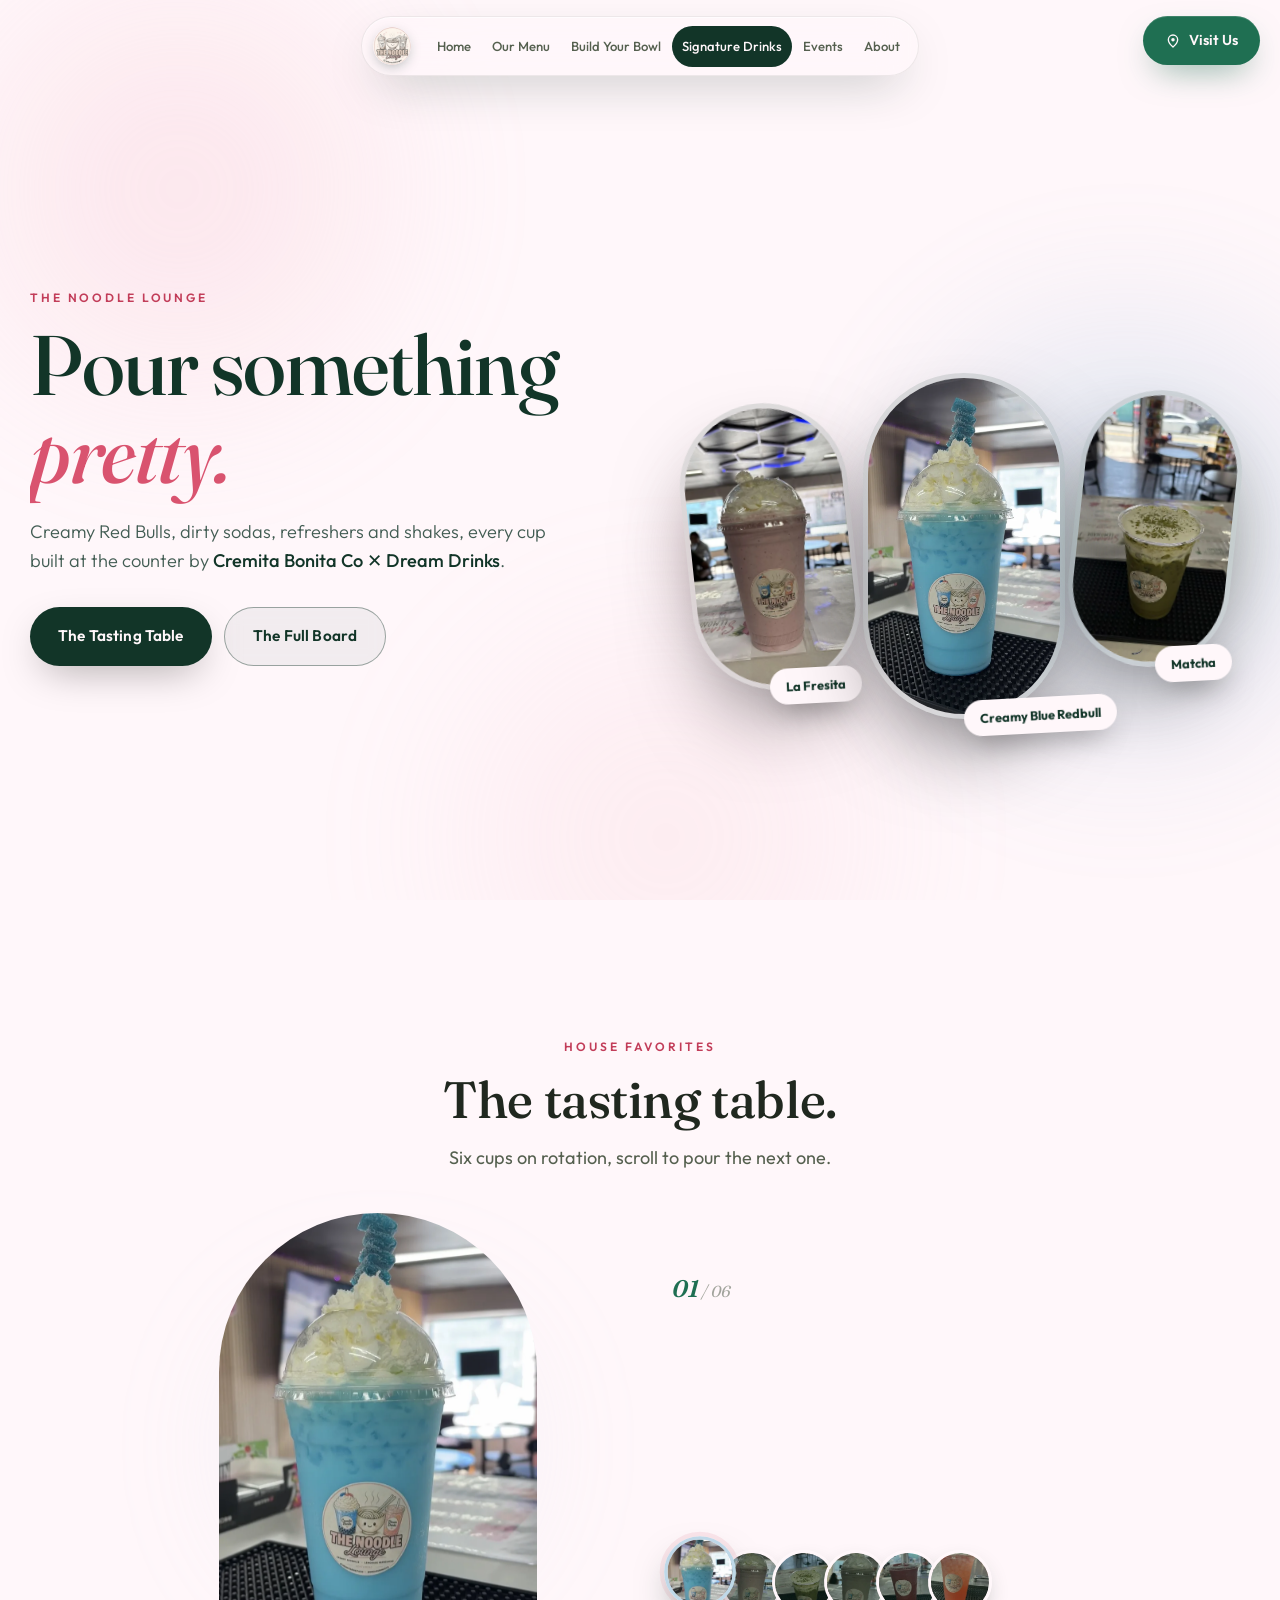
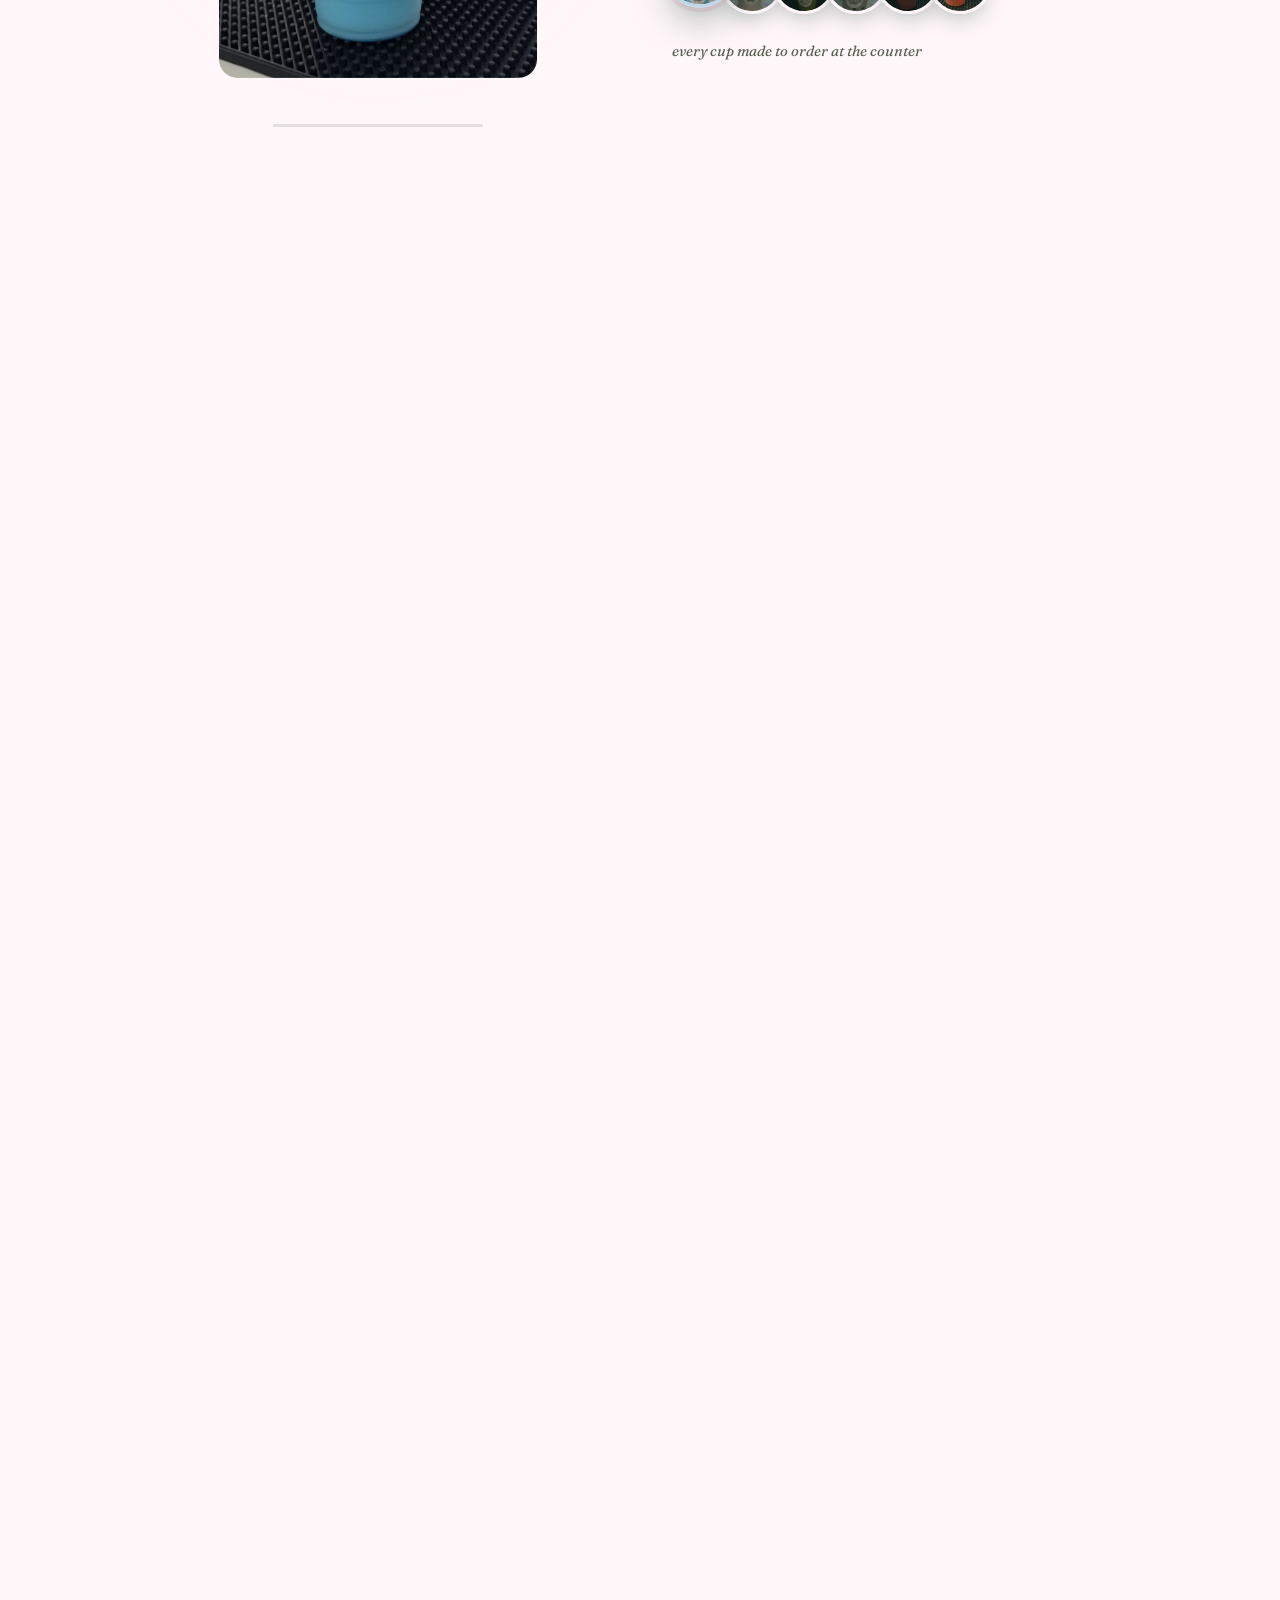
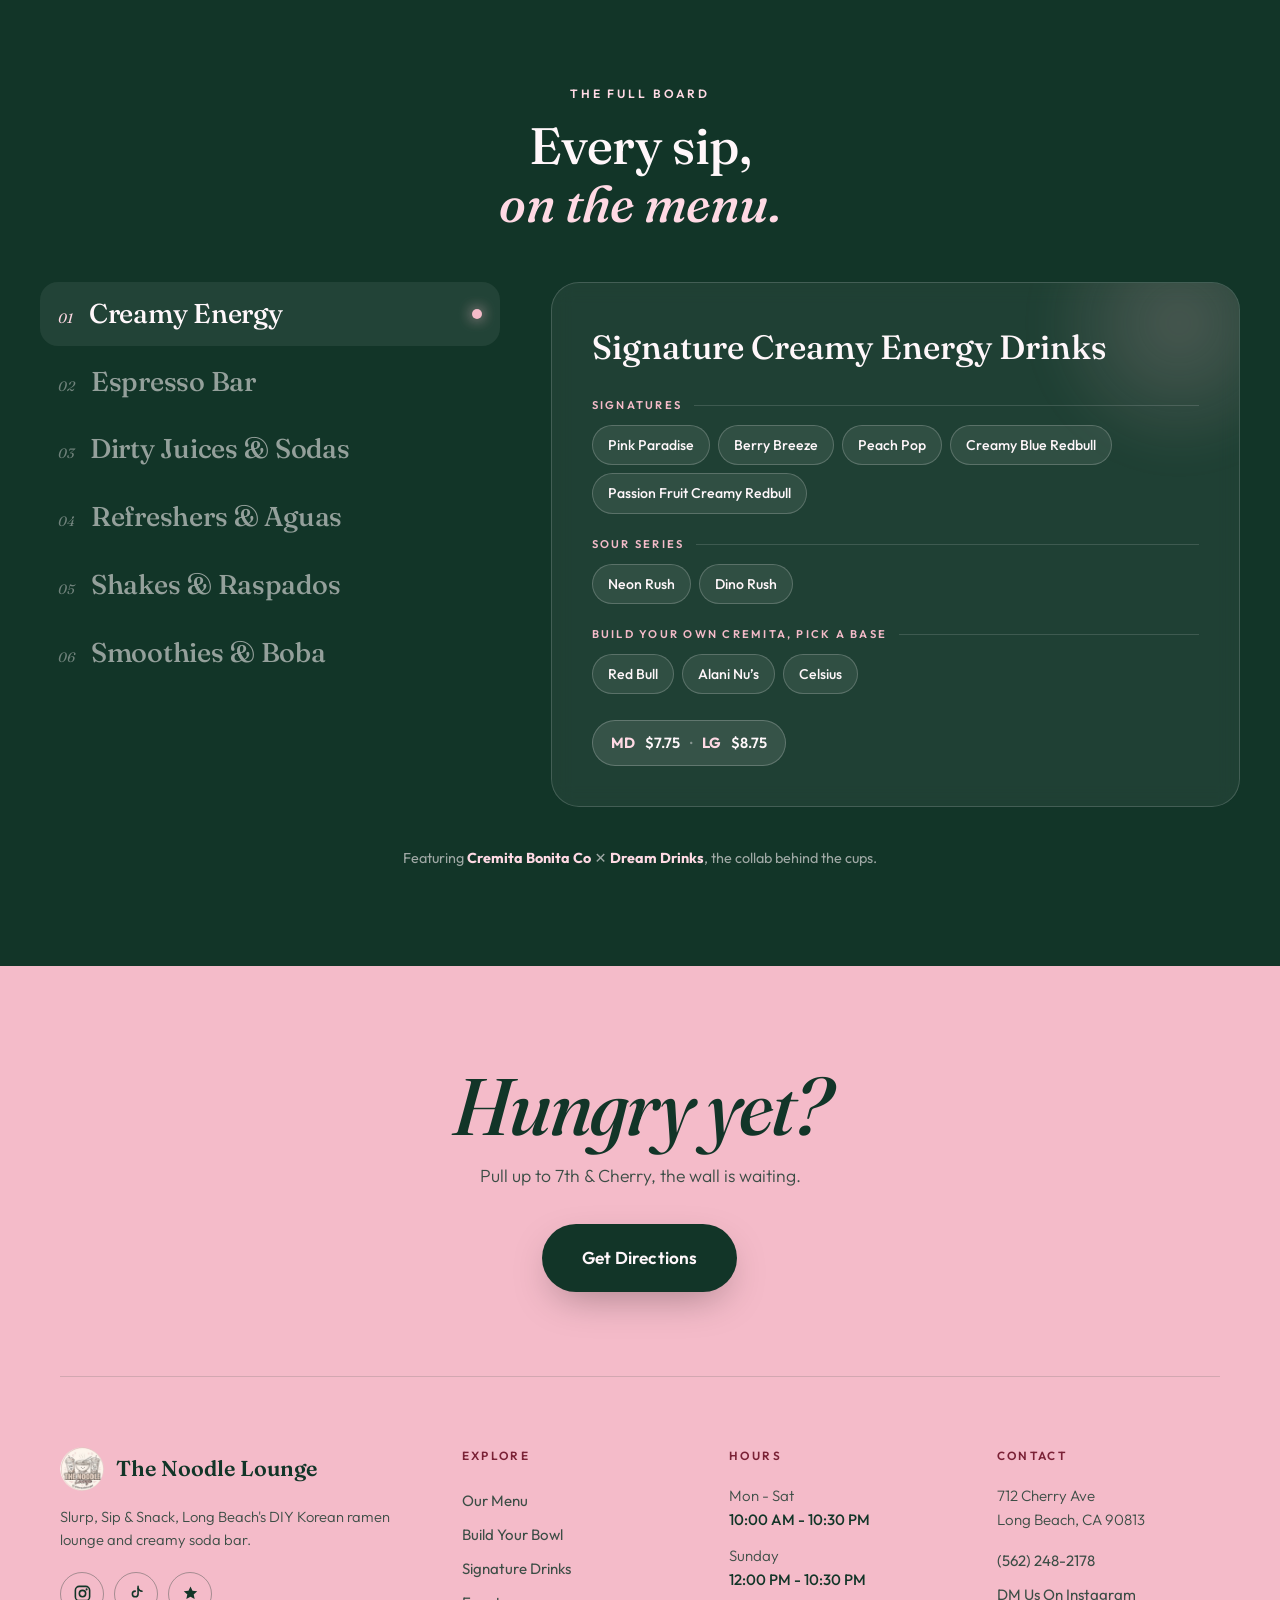
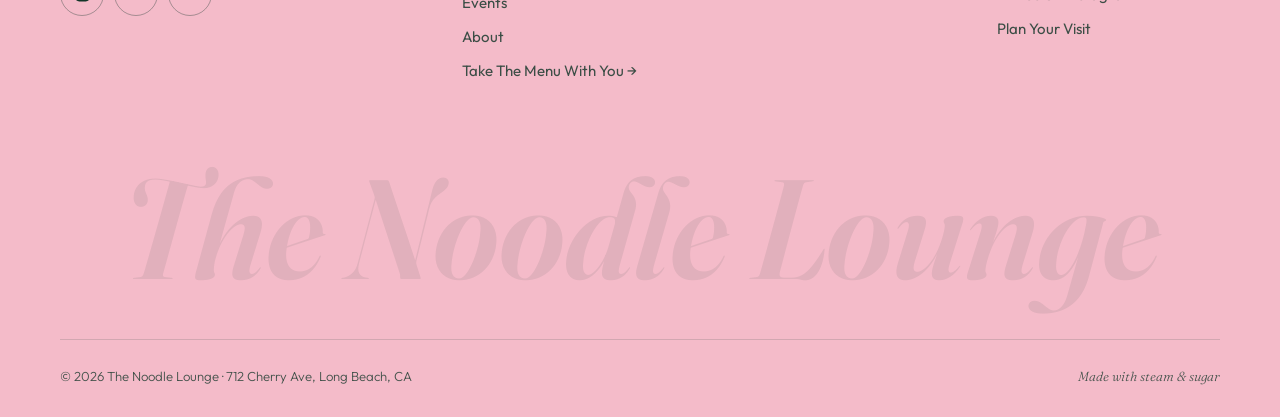
<file: drinks.html>
<!DOCTYPE html>
<html lang="en">
<head>
<meta charset="UTF-8" />
<meta name="viewport" content="width=device-width, initial-scale=1.0, viewport-fit=cover" />
<script>document.documentElement.classList.add("js");</script>
<title>signature drinks · the noodle lounge · creamy red bulls & dirty sodas</title>
<meta name="description" content="Creamy Red Bulls, lemonade refreshers, mangonadas, matcha and dirty sodas · made to order at Long Beach’s noodle lounge." />
<meta name="theme-color" content="#F4BBC9" />
<link rel="canonical" href="https://www.thenoodlelounge.com/drinks" />
<meta property="og:title" content="signature drinks · the noodle lounge · creamy red bulls & dirty sodas" />
<meta property="og:description" content="Creamy Red Bulls, lemonade refreshers, mangonadas, matcha and dirty sodas · made to order at Long Beach’s noodle lounge." />
<meta property="og:image" content="https://www.thenoodlelounge.com/assets/img/og-card.jpg" />
<meta property="og:url" content="https://www.thenoodlelounge.com/drinks" />
<meta name="twitter:card" content="summary_large_image" />
<link rel="icon" type="image/png" sizes="64x64" href="./assets/img/favicon-32.png" />
<link rel="apple-touch-icon" href="./assets/img/apple-touch-icon.png" />
<link rel="manifest" href="./site.webmanifest" />
<link rel="preconnect" href="https://fonts.googleapis.com" />
<link rel="preconnect" href="https://fonts.gstatic.com" crossorigin />
<link href="https://fonts.googleapis.com/css2?family=Fraunces:ital,opsz,wght@0,9..144,400;0,9..144,500;0,9..144,600;1,9..144,400;1,9..144,600&family=Outfit:wght@300;400;500;600;700;800&display=swap" rel="stylesheet" />
<link rel="stylesheet" href="./styles.css?v=67" />
<script>
/* nl-debug: inert unless ?debug=1 - shows an on-device event timeline */
var nlDbg=false;try{if(location.search.indexOf("debug=1")>-1)localStorage.nlDebug="1";if(location.search.indexOf("debug=0")>-1)localStorage.removeItem("nlDebug");nlDbg=location.hash==="#debug"||localStorage.nlDebug==="1"}catch(e){}
if(nlDbg){(function(){
var L=[],t0=performance.now(),D=null;
function log(n){L.push(String((performance.now()-t0)|0).padStart(5," ")+"ms  "+n);if(L.length>120)L.shift();if(D)D.textContent=L.join("\n")}
try{var nav=(performance.getEntriesByType("navigation")[0]||{}).type||"?";log("NAV-TYPE: "+nav+(nav==="reload"?"  <<< PAGE WAS RELOADED!":""))}catch(e){}
log("UA: "+navigator.userAgent.split("(")[1].split(")")[0]);log("HTML classes: ["+document.documentElement.className+"]  vis="+document.visibilityState);try{var sk="nl-seen:"+location.pathname,sv=+localStorage.getItem(sk)||0;log("seen-key age: "+(sv?((Date.now()-sv)/1000|0)+"s":"none"))}catch(e){}var seenTran={};
log("viewport "+innerWidth+"x"+innerHeight+" dpr"+devicePixelRatio);
addEventListener("DOMContentLoaded",function(){
  D=document.createElement("pre");
  D.style.cssText="position:fixed;z-index:2147483647;bottom:84px;left:6px;right:6px;max-height:46vh;overflow:auto;background:rgba(0,0,0,.9);color:#7CFC7C;font:9px/1.45 Menlo,monospace;padding:8px;border-radius:10px;pointer-events:none;white-space:pre";
  document.body.appendChild(D);D.textContent=L.join("\n");
  new MutationObserver(function(){log("BODY CLASS -> ["+document.body.className+"]")}).observe(document.body,{attributes:true,attributeFilter:["class"]});
  new MutationObserver(function(){log("HTML CLASS -> ["+document.documentElement.className+"]")}).observe(document.documentElement,{attributes:true,attributeFilter:["class"]});
});
document.fonts&&document.fonts.ready.then(function(){log("FONTS ready")});
var iv=setInterval(function(){if(document.querySelector(".ts-inner")){log("MAIN.JS: heading split done");clearInterval(iv)}},40);
setTimeout(function(){clearInterval(iv);if(!document.querySelector(".ts-inner"))log("MAIN.JS: heading NOT split after 6s <<<")},6000);
addEventListener("animationstart",function(e){log("ANIM  "+e.animationName+"  "+(e.target.className||e.target.tagName).toString().slice(0,22))},true);
addEventListener("animationcancel",function(e){log("CANCEL "+e.animationName+" <<<")},true);
addEventListener("transitionrun",function(e){if(e.propertyName!=="opacity"&&e.propertyName!=="transform")return;var k=(e.target.className||"").toString().slice(0,22)+"|"+e.propertyName;if(seenTran[k]){log("<<< SECOND RUN "+k)}else{seenTran[k]=1;log("TRAN  "+e.propertyName+"  "+k.split("|")[0])}},true);addEventListener("pagehide",function(){log("PAGEHIDE")});
addEventListener("resize",function(){log("RESIZE "+innerWidth+"x"+innerHeight)});
addEventListener("pageshow",function(e){log("PAGESHOW persisted="+e.persisted)});
document.addEventListener("visibilitychange",function(){log("VIS "+document.visibilityState)});
addEventListener("scroll",function(){if(!window.__ls||Math.abs(scrollY-__ls)>200){window.__ls=scrollY;log("scroll y="+(scrollY|0))}},{passive:true});
})()}
</script>
</head>
<body>

<a class="skip" href="#main">skip to content</a>

<div class="progress" aria-hidden="true"><span id="progressBar"></span></div>
<nav class="nav" id="nav" aria-label="Main">
  <a class="nav__brand" href="./index.html">
    <img class="nav__logo" src="./assets/img/logo-96.webp" alt="The Noodle Lounge logo" width="38" height="38" />
    <img class="nav__wordmark" src="./assets/img/wordmark.webp" alt="The Noodle Lounge" width="217" height="90" />
  </a>
  <div class="nav__links">
    <a href="./index.html">home</a>
    <a href="./menu.html">our menu</a>
    <a href="./build.html">build your bowl</a>
    <a href="./drinks.html" class="is-active">signature drinks</a>
    <a href="./events.html">events</a>
    <a href="./about.html">about</a>
  </div>
</nav>

<a class="navCta" id="navCta" href="./visit.html">
  <svg viewBox="0 0 24 24" aria-hidden="true"><path d="M12 21s-7-6.1-7-11a7 7 0 1 1 14 0c0 4.9-7 11-7 11Z" fill="none" stroke="currentColor" stroke-width="2" stroke-linejoin="round"/><circle cx="12" cy="10" r="2.6" fill="currentColor"/></svg>
  <span>Visit Us</span>
</a>


<button class="menuBtn" id="menuBtn" aria-label="Open menu" aria-expanded="false" aria-controls="drawer">
  <svg class="menuBtn__noodles" viewBox="0 0 24 24" aria-hidden="true">
    <path d="M3.5 7c2-1.5 4-1.5 6 0s4 1.5 6 0 3-1.2 5-.4" fill="none" stroke="currentColor" stroke-width="2" stroke-linecap="round"/>
    <path d="M3.5 12c2-1.5 4-1.5 6 0s4 1.5 6 0 3-1.2 5-.4" fill="none" stroke="currentColor" stroke-width="2" stroke-linecap="round"/>
    <path d="M3.5 17c2-1.5 4-1.5 6 0s4 1.5 6 0 3-1.2 5-.4" fill="none" stroke="currentColor" stroke-width="2" stroke-linecap="round"/>
  </svg>
  <svg class="menuBtn__x" viewBox="0 0 24 24" aria-hidden="true">
    <path d="m7 7 10 10M17 7 7 17" fill="none" stroke="currentColor" stroke-width="2.2" stroke-linecap="round"/>
  </svg>
</button>
<div class="drawer" id="drawer" role="dialog" aria-modal="true" aria-label="Site navigation" aria-hidden="true">
  <nav class="drawer__nav" aria-label="All pages">
    <a href="./index.html" style="--i:0">home</a>
    <a href="./menu.html" style="--i:1">our menu</a>
    <a href="./build.html" style="--i:2">build your bowl</a>
    <a href="./drinks.html" class="is-active" style="--i:3">signature drinks</a>
    <a href="./events.html" style="--i:4">events</a>
    <a href="./about.html" style="--i:5">about</a>
    <a href="./visit.html" style="--i:6">visit us</a>
  </nav>
  <div class="drawer__foot">
    <p><strong>712 Cherry Ave</strong> &middot; Long Beach, CA</p>
    <p>Mon-Sat 10a-10:30p &middot; Sun 12p-10:30p</p>
    <p><strong><a href="./assets/menu/noodle-lounge-menu-jul-2026.pdf" target="_blank" rel="noopener" download aria-label="Download the full menu (PDF)" style="display:inline-block;padding:4px 0">Get the Menu</a></strong></p>
  </div>
</div>

<nav class="botnav" aria-label="Quick navigation">
  <a href="./index.html">
    <svg viewBox="0 0 24 24" aria-hidden="true"><path d="M3 11.5 12 4l9 7.5" fill="none" stroke="currentColor" stroke-width="2" stroke-linecap="round" stroke-linejoin="round"/><path d="M5.5 10.5V20h13v-9.5" fill="none" stroke="currentColor" stroke-width="2" stroke-linecap="round" stroke-linejoin="round"/></svg>
    <span>home</span>
  </a>
  <a href="./menu.html">
    <svg viewBox="0 0 24 24" aria-hidden="true"><path d="M4 14h16a8 8 0 0 1-5 7.4V22H9v-.6A8 8 0 0 1 4 14Z" fill="currentColor"/><path d="M9 10.5c0-1.6 1.2-1.6 1.2-3.2S9 5 9 3.5m5 7c0-1.6 1.2-1.6 1.2-3.2S14 5 14 3.5" stroke="currentColor" stroke-width="1.8" stroke-linecap="round" fill="none"/></svg>
    <span>menu</span>
  </a>
  <a href="./drinks.html" class="is-active">
    <svg viewBox="0 0 24 24" aria-hidden="true"><path d="M6 3h12l-1.5 18h-9L6 3Z" fill="none" stroke="currentColor" stroke-width="2" stroke-linejoin="round"/><path d="M7 8h10" stroke="currentColor" stroke-width="2" stroke-linecap="round"/></svg>
    <span>drinks</span>
  </a>
  <a href="./about.html">
    <svg viewBox="0 0 24 24" aria-hidden="true"><circle cx="12" cy="12" r="9" fill="none" stroke="currentColor" stroke-width="2"/><path d="M12 11v5" stroke="currentColor" stroke-width="2" stroke-linecap="round"/><circle cx="12" cy="8" r="1.3" fill="currentColor"/></svg>
    <span>about</span>
  </a>
  <a href="./visit.html">
    <svg viewBox="0 0 24 24" aria-hidden="true"><path d="M12 21s-7-6.1-7-11a7 7 0 1 1 14 0c0 4.9-7 11-7 11Z" fill="none" stroke="currentColor" stroke-width="2" stroke-linejoin="round"/><circle cx="12" cy="10" r="2.6" fill="currentColor"/></svg>
    <span>visit</span>
  </a>
</nav>
<header class="dhero">
  <div class="dhero__glow dhero__glow--pink" aria-hidden="true"></div>
  <div class="dhero__glow dhero__glow--blue" aria-hidden="true"></div>
  <div class="dhero__glow dhero__glow--butter" aria-hidden="true"></div>
  <div class="dhero__inner">
    <div class="dhero__copy">
      <p class="kicker kicker--light dhero__kick">the noodle lounge</p>
      <h1 class="dhero__title tsplit">Pour something<br /><em>pretty.</em></h1>
      <p class="dhero__lead">Creamy Red Bulls, dirty sodas, refreshers and shakes, every cup built at the counter by <strong>Cremita Bonita Co ✕ Dream Drinks</strong>.</p>
      <div class="dhero__ctas">
        <a class="btn btn--cream" href="#lineup" data-magnetic>the tasting table</a>
        <a class="btn btn--outline-light" href="#board" data-magnetic>the full board</a>
      </div>
    </div>
    <div class="dhero__shelf" id="dheroShelf" aria-hidden="true">
      <figure class="dbottle dbottle--l" data-depth="0.7" style="--g:#F4BBC9">
        <div class="dbottle__fig"><img src="./assets/img/drink-strawberry-shake.webp" alt="" width="563" height="1000" fetchpriority="high" decoding="async" /></div>
        <figcaption>La Fresita</figcaption>
      </figure>
      <figure class="dbottle dbottle--c" data-depth="1.5" style="--g:#BFD8E8">
        <div class="dbottle__fig"><img src="./assets/img/drink-creamy-blue-redbull.webp" alt="" width="800" height="1315" fetchpriority="high" decoding="async" /></div>
        <figcaption>Creamy Blue Redbull</figcaption>
      </figure>
      <figure class="dbottle dbottle--r" data-depth="1" style="--g:#CBD9A6">
        <div class="dbottle__fig"><img src="./assets/img/drink-matcha.webp" alt="" width="563" height="1000" fetchpriority="high" decoding="async" /></div>
        <figcaption>Matcha</figcaption>
      </figure>
    </div>
  </div>
</header>

<main id="main" tabindex="-1">
<!-- ============================== THE LINEUP, draggable shelf ============================== -->
<section class="tasting" id="lineup" data-story="tasting">
  <div class="tasting__pin">
  <div class="psec__head">
    <p class="kicker reveal" data-reveal>house favorites</p>
    <h2 class="h2 tsplit">The tasting table.</h2>
    <p class="lead reveal" data-reveal style="margin-left:auto;margin-right:auto">Six cups on rotation, scroll to pour the next one.</p>
  </div>
  <div class="tasting__wrap reveal" data-reveal="pop">
    <div class="tasting__stage">
      <div class="tasting__glow" id="tastingGlow"></div>
      <div class="tasting__tilt tilt3d">
        <div class="tasting__frame" id="tastingFrame">
          <img class="is-on" src="./assets/img/drink-creamy-blue-redbull.webp" alt="Creamy Blue Redbull energy drink with whipped cream and blue rock candy" width="800" height="1315" decoding="async" />
          <img src="./assets/img/drink-strawberry-shake.webp" alt="La Fresita strawberry milkshake" width="563" height="1000" loading="lazy" decoding="async" />
          <img src="./assets/img/drink-matcha.webp" alt="Matcha iced milk tea" width="563" height="1000" loading="lazy" decoding="async" />
          <img src="./assets/img/drink-cookies-cream.webp" alt="Cookies y Cremita milkshake with boba" width="563" height="1000" loading="lazy" decoding="async" />
          <img src="./assets/img/drink-berry-smoothie.webp" alt="Berrysita Linda berry smoothie" width="563" height="1000" loading="lazy" decoding="async" />
          <img src="./assets/img/drink-strawberry-lemonade.jpg" alt="Strawberry Dreamade lemonade refresher" width="563" height="1000" loading="lazy" decoding="async" />
        </div>
        <span class="tasting__floor" aria-hidden="true"></span>
      </div>
      <div class="tasting__bar" aria-hidden="true"><i id="tastingBar"></i></div>
    </div>
    <div class="tasting__info">
      <p class="tasting__count"><b id="tastingNow">01</b><span>/ 06</span></p>
      <div class="tasting__swap" id="tastingSwap">
        <p class="tasting__cat" id="tastingCat">signature energy</p>
        <h3 class="tasting__name" id="tastingName">Creamy Blue Redbull</h3>
        <p class="tasting__desc" id="tastingDesc">Creamy blue energy over Red Bull, Alani Nu or Celsius, whipped top, gummy garnish.</p>
      </div>
      <div class="tasting__coasters" role="group" aria-label="Pick a drink">
        <button class="coaster is-on" data-tasting="0" data-g="#BFD8E8" data-cat="signature energy" data-name="Creamy Blue Redbull" data-desc="Creamy blue energy over Red Bull, Alani Nu or Celsius, whipped top, gummy garnish." aria-pressed="true" aria-label="Creamy Blue Redbull"><img src="./assets/img/drink-creamy-blue-redbull-thumb.webp" alt="" width="76" height="76" loading="lazy" decoding="async" /></button>
        <button class="coaster" data-tasting="1" data-g="#F4BBC9" data-cat="milkshake" data-name="La Fresita" data-desc="Blended strawberry shake crowned with a whipped-cream dome. Sweet, pink, dreamy." aria-pressed="false" aria-label="La Fresita"><img src="./assets/img/drink-strawberry-shake-thumb.webp" alt="" width="76" height="76" loading="lazy" decoding="async" /></button>
        <button class="coaster" data-tasting="2" data-g="#CBD9A6" data-cat="milk tea" data-name="Matcha" data-desc="Stone-ground matcha over ice with a creamy top. The calm one on the board." aria-pressed="false" aria-label="Matcha"><img src="./assets/img/drink-matcha-thumb.webp" alt="" width="76" height="76" loading="lazy" decoding="async" /></button>
        <button class="coaster" data-tasting="3" data-g="#E8D9BF" data-cat="milkshake" data-name="Cookies y Cremita" data-desc="Cookies-and-cream over boba pearls, finished with a whipped dome. Dessert in a cup." aria-pressed="false" aria-label="Cookies y Cremita"><img src="./assets/img/drink-cookies-cream-thumb.webp" alt="" width="76" height="76" loading="lazy" decoding="async" /></button>
        <button class="coaster" data-tasting="4" data-g="#D9BFD4" data-cat="smoothie" data-name="Berrysita Linda" data-desc="Smooth and refreshing, made with real fruit, a mixed-berry smoothie built for the sun." aria-pressed="false" aria-label="Berrysita Linda"><img src="./assets/img/drink-berry-smoothie-thumb.webp" alt="" width="76" height="76" loading="lazy" decoding="async" /></button>
        <button class="coaster" data-tasting="5" data-g="#F3C969" data-cat="lemonade refresher" data-name="Strawberry Dreamade" data-desc="A strawberry lemonade refresher off the flavor wall. Add boba to make it a moment." aria-pressed="false" aria-label="Strawberry Dreamade"><img src="./assets/img/drink-strawberry-lemonade-thumb.webp" alt="" width="76" height="76" loading="lazy" decoding="async" /></button>
      </div>
      <p class="tasting__hint">every cup made to order at the counter</p>
    </div>
  </div>
  </div>
</section>

<!-- ============================== THE FLAVOR LAB, interactive catalog ============================== -->
<section class="flab" id="board">
  <div class="flab__head">
    <p class="kicker kicker--light reveal" data-reveal>the full board</p>
    <h2 class="h2 h2--light tsplit">Every sip,<br /><em>on the menu.</em></h2>
  </div>
  <div class="flab__wrap reveal" data-reveal>
    <div class="flab__tabs" role="group" aria-label="Drink categories">
      <button class="flab__tab is-on" data-flab="0" style="--fg:#F4BBC9" aria-pressed="true"><i>01</i><span>Creamy Energy</span></button>
      <button class="flab__tab" data-flab="1" style="--fg:#E8D9BF" aria-pressed="false"><i>02</i><span>Espresso Bar</span></button>
      <button class="flab__tab" data-flab="2" style="--fg:#BFD8E8" aria-pressed="false"><i>03</i><span>Dirty Juices &amp; Sodas</span></button>
      <button class="flab__tab" data-flab="3" style="--fg:#F3C969" aria-pressed="false"><i>04</i><span>Refreshers &amp; Aguas</span></button>
      <button class="flab__tab" data-flab="4" style="--fg:#D9BFD4" aria-pressed="false"><i>05</i><span>Shakes &amp; Raspados</span></button>
      <button class="flab__tab" data-flab="5" style="--fg:#CBD9A6" aria-pressed="false"><i>06</i><span>Smoothies &amp; Boba</span></button>
    </div>
    <div class="flab__panel">
      <article class="flab__pane is-on" data-flab-pane style="--fg:#F4BBC9">
        <h3>Signature Creamy Energy Drinks</h3>
        <p class="flab__sub">signatures</p>
        <div class="flab__chips"><span>Pink Paradise</span><span>Berry Breeze</span><span>Peach Pop</span><span>Creamy Blue Redbull</span><span>Passion Fruit Creamy Redbull</span></div>
        <p class="flab__sub">sour series</p>
        <div class="flab__chips"><span>Neon Rush</span><span>Dino Rush</span></div>
        <p class="flab__sub">build your own cremita, pick a base</p>
        <div class="flab__chips"><span>Red Bull</span><span>Alani Nu&rsquo;s</span><span>Celsius</span></div>
        <p class="flab__price"><b>MD</b> $7.75 <i>&middot;</i> <b>LG</b> $8.75</p>
      </article>
      <article class="flab__pane" data-flab-pane style="--fg:#E8D9BF">
        <h3>Espresso Bar</h3>
        <p class="flab__sub">espresso</p>
        <div class="flab__chips"><span>Iced Coffee</span><span>Iced Vanilla Latte</span><span>Spanish Latte</span><span>Cinnamon Latte</span><span>Mocha Latte</span><span>Americano</span><span>Espresso</span></div>
        <p class="flab__sub">milk teas</p>
        <div class="flab__chips"><span>Matcha</span><span>Thai Tea</span><span>Taro</span></div>
        <p class="flab__sub">frapp&eacute;s</p>
        <div class="flab__chips"><span>Mocha</span><span>Caramel</span><span>Matcha</span><span>Biscoff</span><span>Oreo</span><span>Coconut</span><span>Nutella</span></div>
        <p class="flab__price"><b>MD</b> $7.75 <i>&middot;</i> <b>LG</b> $8.75</p>
      </article>
      <article class="flab__pane" data-flab-pane style="--fg:#BFD8E8">
        <h3>Dirty Juices &amp; Sodas</h3>
        <p class="flab__sub">dirty juices</p>
        <div class="flab__chips"><span>Strawberry Cran Splash</span><span>Pom Pom Apple Pop</span><span>Mango Pineapple Glow</span><span>Berry Lemon Twist</span></div>
        <p class="flab__note">cream is optional &#9825;</p>
        <p class="flab__sub">dirty sodas</p>
        <div class="flab__chips"><span>Cherry Vanilla</span><span>Blue Lagoon</span><span>Brown Sugar Cream</span><span>Coconut Lime</span></div>
      </article>
      <article class="flab__pane" data-flab-pane style="--fg:#F3C969">
        <h3>Lemonade Refreshers &amp; Aguas Frescas</h3>
        <p class="flab__sub">refreshers</p>
        <div class="flab__chips"><span>Sage Citrus</span><span>Blue Thunder</span><span>Dino Dream</span><span>Watermelon Blast</span><span>Golden Mango</span><span>Strawberry Dreamade</span></div>
        <p class="flab__sub">aguas frescas</p>
        <div class="flab__chips"><span>Horchata</span><span>Tamarindo</span><span>Lim&oacute;n con Ch&iacute;a</span><span>Jamaica</span></div>
        <p class="flab__price"><b>Boba</b> add-on <i>&middot;</i> <b>+$1.00</b></p>
      </article>
      <article class="flab__pane" data-flab-pane style="--fg:#D9BFD4">
        <h3>Milkshakes &amp; Raspados</h3>
        <p class="flab__sub">milkshakes</p>
        <div class="flab__chips"><span>La Fresita &#9825;</span><span>Cookies y Cremita &#9825;</span><span>Banana Beb&eacute; &#9825;</span><span>Choco Bonita &#9825;</span><span>Vainilla Mami &#9825;</span><span>Creamy Mango Slush</span></div>
        <p class="flab__sub">raspados</p>
        <div class="flab__chips"><span>Chicle</span><span>Vainilla</span><span>Tamarindo</span><span>Lim&oacute;n</span></div>
        <p class="flab__price"><b>MD</b> $7.75 <i>&middot;</i> <b>LG</b> $8.75</p>
      </article>
      <article class="flab__pane" data-flab-pane style="--fg:#CBD9A6">
        <h3>Smoothies &amp; Popping Boba</h3>
        <p class="flab__note">smooth, refreshing &amp; made with real fruit!</p>
        <p class="flab__sub">smoothies</p>
        <div class="flab__chips"><span>Berrysita Linda &#9825;</span><span>Mango Mamacita &#9825;</span><span>Pi&ntilde;a Bonita &#9825;</span><span>Banana Encantada &#9825;</span></div>
        <p class="flab__sub">popping boba, juicy bursts of flavor</p>
        <div class="flab__chips"><span>Pomegranate</span><span>Kiwi</span><span>Blueberry</span><span>Lemon</span><span>Strawberry</span><span>Peach</span><span>Green Apple</span><span>Cherry</span><span>Mango</span><span>Raspberry</span></div>
      </article>
    </div>
  </div>
  <p class="flab__foot reveal" data-reveal>Featuring <strong>Cremita Bonita Co</strong> ✕ <strong>Dream Drinks</strong>, the collab behind the cups.</p>
</section>
</main>
<footer class="footer">
  <div class="footer__cta">
    <h2 class="tsplit">Hungry yet?</h2>
    <p>Pull up to 7th &amp; Cherry, the wall is waiting.</p>
    <div class="footer__ctaRow">
      <a class="btn btn--cream btn--big" href="https://www.google.com/maps/search/?api=1&amp;query=The%20Noodle%20Lounge%20712%20Cherry%20Ave%20Long%20Beach%20CA" target="_blank" rel="noopener" data-magnetic>get directions</a>
    </div>
  </div>
  <div class="footer__grid">
    <div class="footer__brand">
      <a class="footer__logo" href="./index.html"><img src="./assets/img/logo-96.webp" alt="" width="44" height="44" loading="lazy" decoding="async" />The Noodle Lounge</a>
      <p>Slurp, Sip &amp; Snack, Long Beach's DIY Korean ramen lounge and creamy soda bar.</p>
      <div class="footer__social">
        <a href="https://www.instagram.com/thenoodleloungee/" target="_blank" rel="noopener" aria-label="Instagram"><svg viewBox="0 0 24 24"><rect x="3" y="3" width="18" height="18" rx="5" fill="none" stroke="currentColor" stroke-width="2"/><circle cx="12" cy="12" r="4" fill="none" stroke="currentColor" stroke-width="2"/><circle cx="17.2" cy="6.8" r="1.3" fill="currentColor"/></svg></a>
        <a href="https://www.tiktok.com/@thenoodleloungee" target="_blank" rel="noopener" aria-label="TikTok"><svg viewBox="0 0 24 24"><path d="M14 3v9.6a3.6 3.6 0 1 1-3.6-3.6" fill="none" stroke="currentColor" stroke-width="2" stroke-linecap="round"/><path d="M14 5.5c.8 2 2.6 3.4 5 3.6" fill="none" stroke="currentColor" stroke-width="2" stroke-linecap="round"/></svg></a>
        <a href="https://www.yelp.com/biz/the-noodle-lounge-long-beach" target="_blank" rel="noopener" aria-label="Yelp"><svg viewBox="0 0 24 24"><path d="m12 3 2.5 5.6 6 .6-4.5 4 1.3 5.9L12 16l-5.3 3.1L8 13.2l-4.5-4 6-.6L12 3Z" fill="currentColor"/></svg></a>
      </div>
    </div>
    <div class="footer__col">
      <h3>explore</h3>
      <a href="./menu.html">our menu</a>
      <a href="./build.html">build your bowl</a>
      <a href="./drinks.html">signature drinks</a>
      <a href="./events.html">events</a>
          <a href="./about.html">about</a>
      <a href="./assets/menu/noodle-lounge-menu-jul-2026.pdf" target="_blank" rel="noopener" download aria-label="Download the full menu (PDF)">Take the menu with you →</a>
    </div>
    <div class="footer__col">
      <h3>hours</h3>
      <p>Mon - Sat<br /><strong>10:00 AM - 10:30 PM</strong></p>
      <p>Sunday<br /><strong>12:00 PM - 10:30 PM</strong></p>
    </div>
    <div class="footer__col">
      <h3>contact</h3>
      <p>712 Cherry Ave<br />Long Beach, CA 90813</p>
      <a href="tel:+15622482178">(562) 248-2178</a>
      <a href="https://www.instagram.com/thenoodleloungee/" target="_blank" rel="noopener">DM us on Instagram</a>
      <a href="./visit.html">Plan Your Visit</a>
    </div>
  </div>
  <p class="footer__wordmark" aria-hidden="true">The Noodle Lounge</p>
  <div class="footer__base">
    <p>© <span id="year">2026</span> The Noodle Lounge · 712 Cherry Ave, Long Beach, CA</p>
    <p class="footer__madewith">Made with steam &amp; sugar</p>
  </div>
</footer>

<script>setTimeout(function(){if(!window.__nlBoot){document.body.classList.add("hero-live");document.body.classList.add("is-static");document.documentElement.classList.add("nl-rescue");}},1600);</script>
<script src="./main.js?v=67" defer></script>
</body>
</html>
</file>
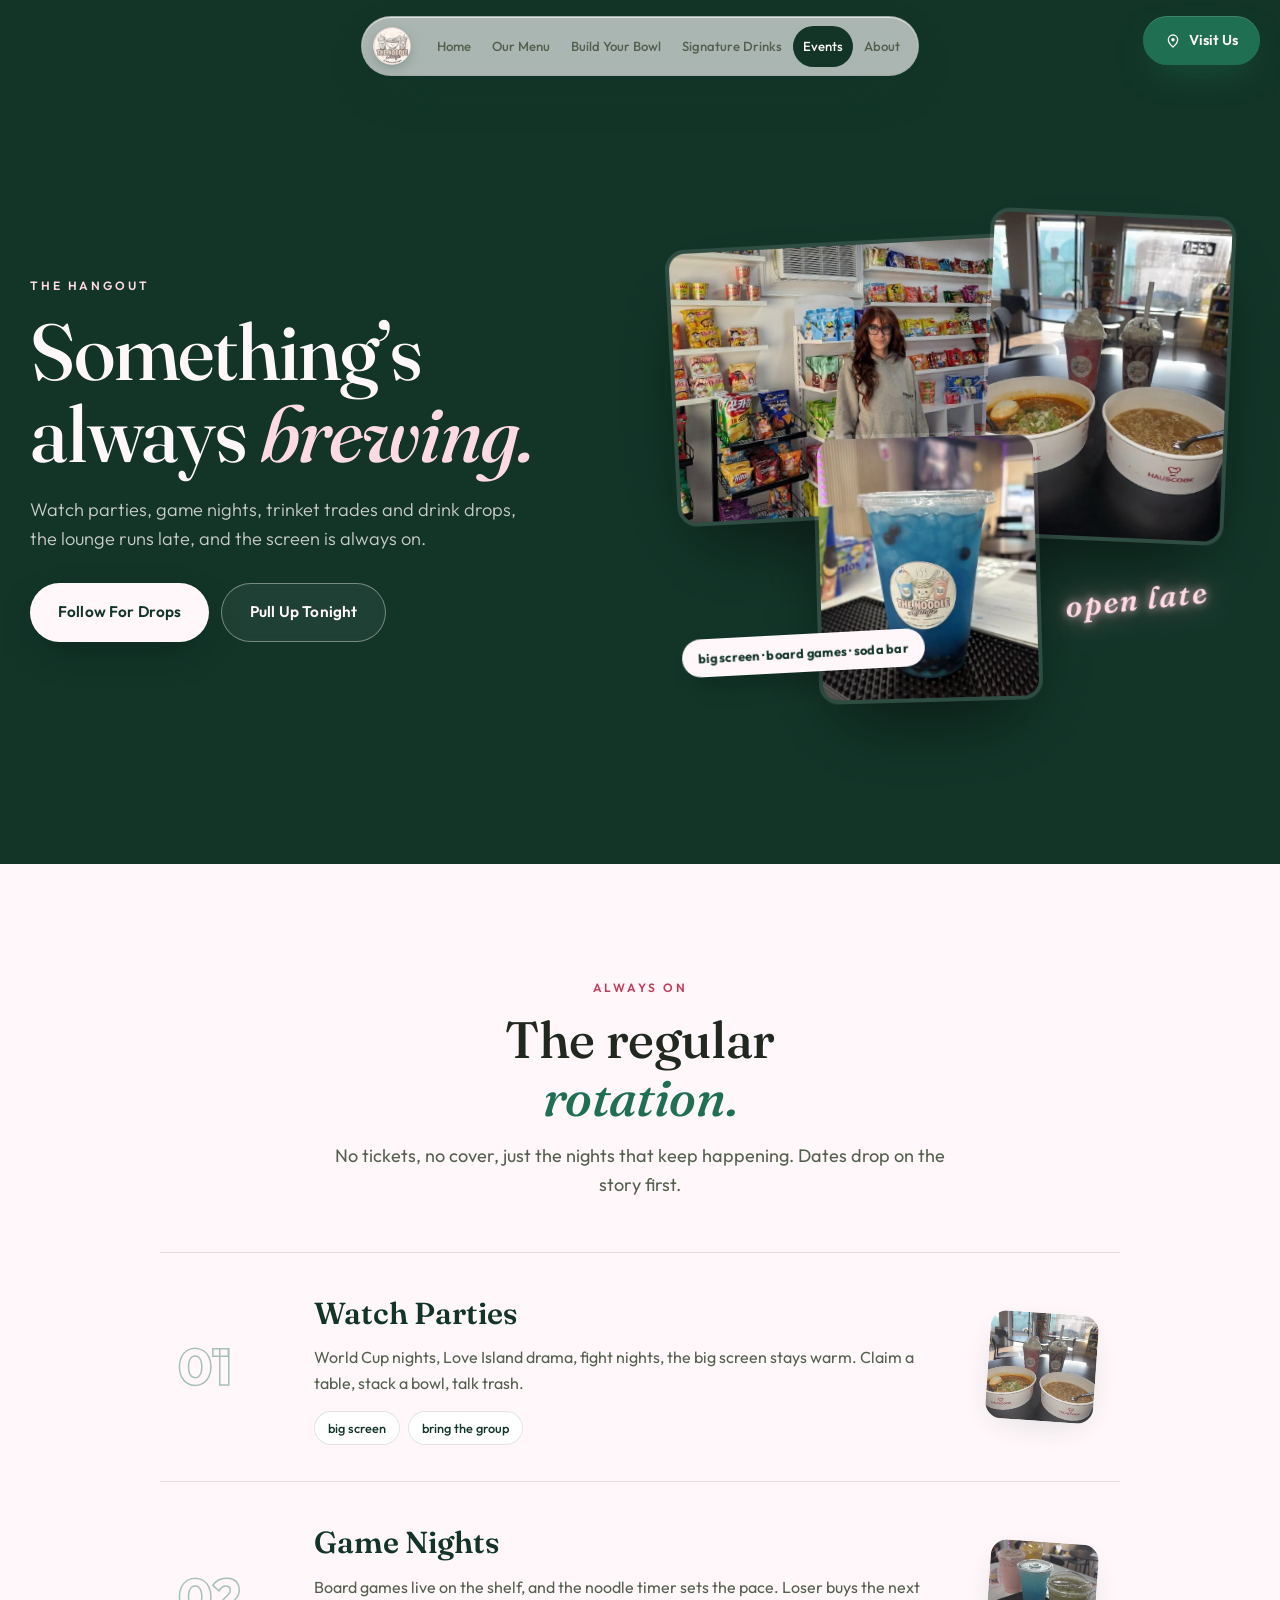
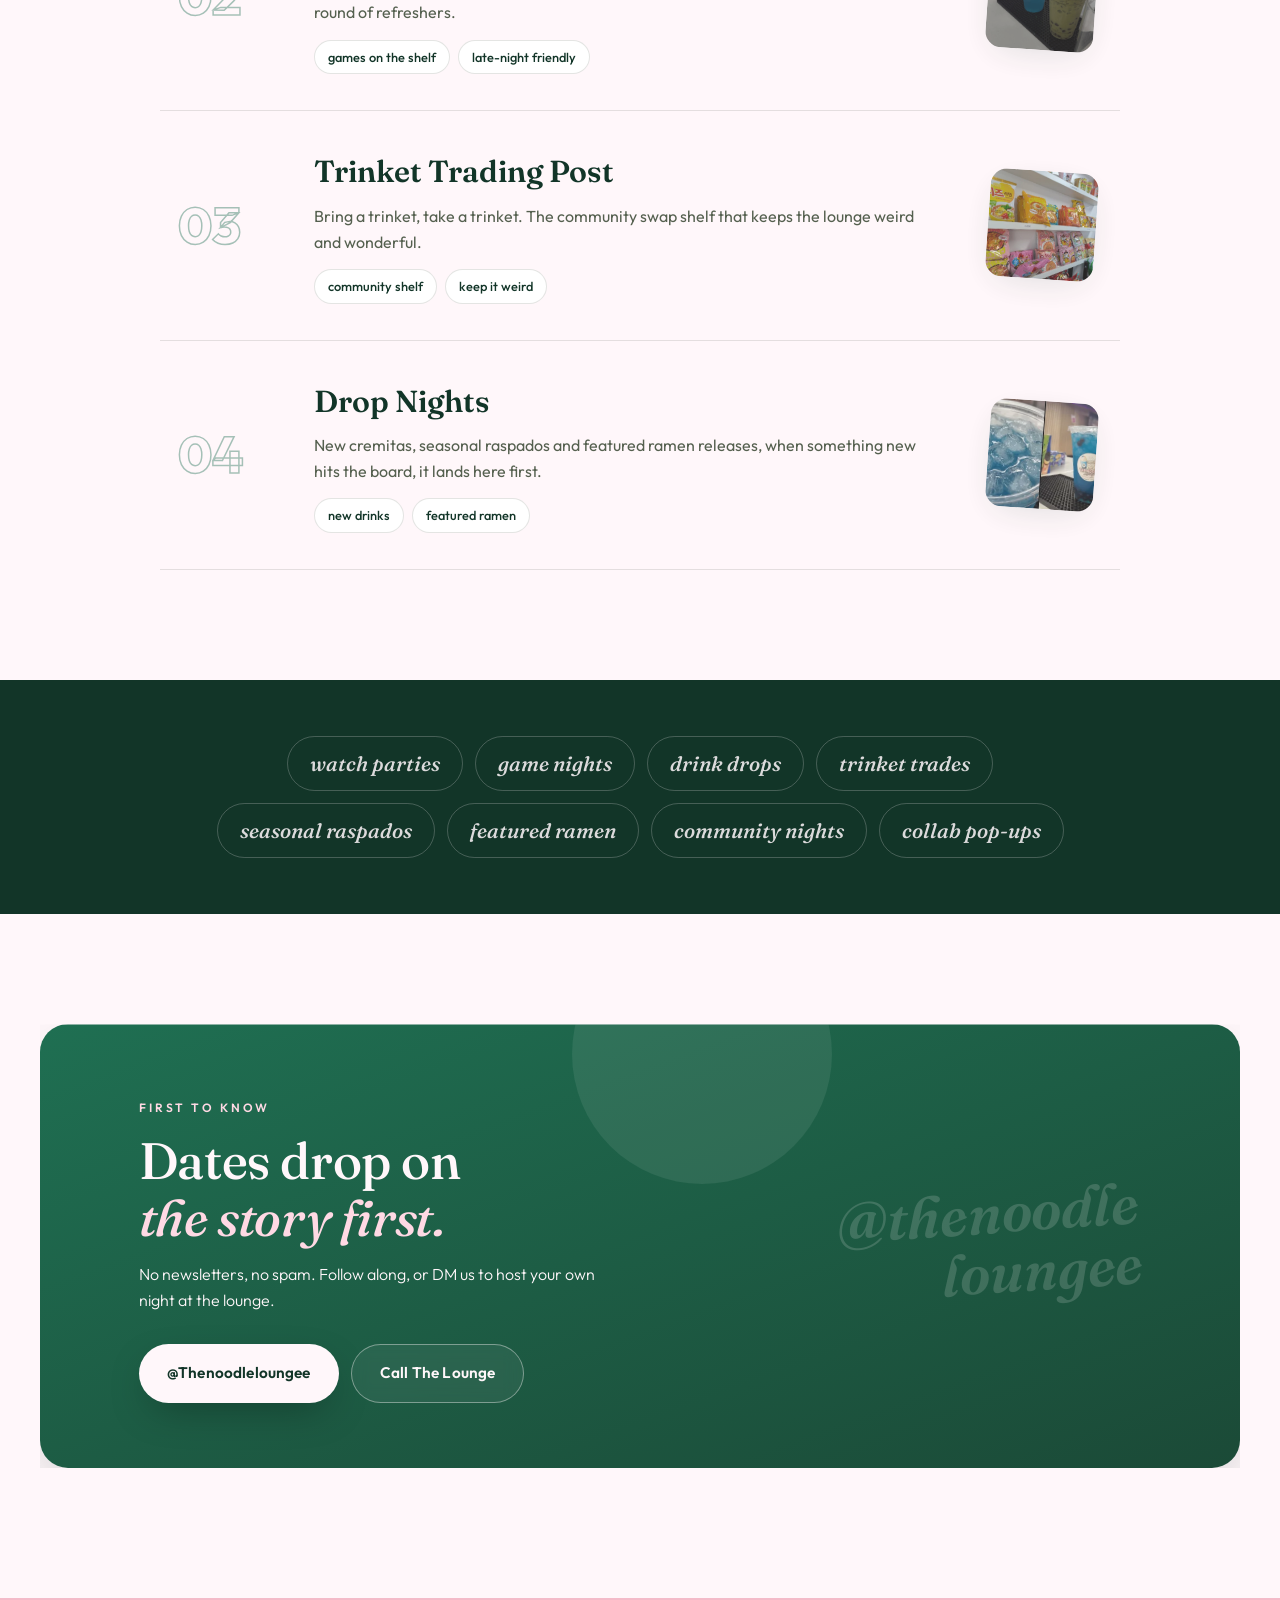
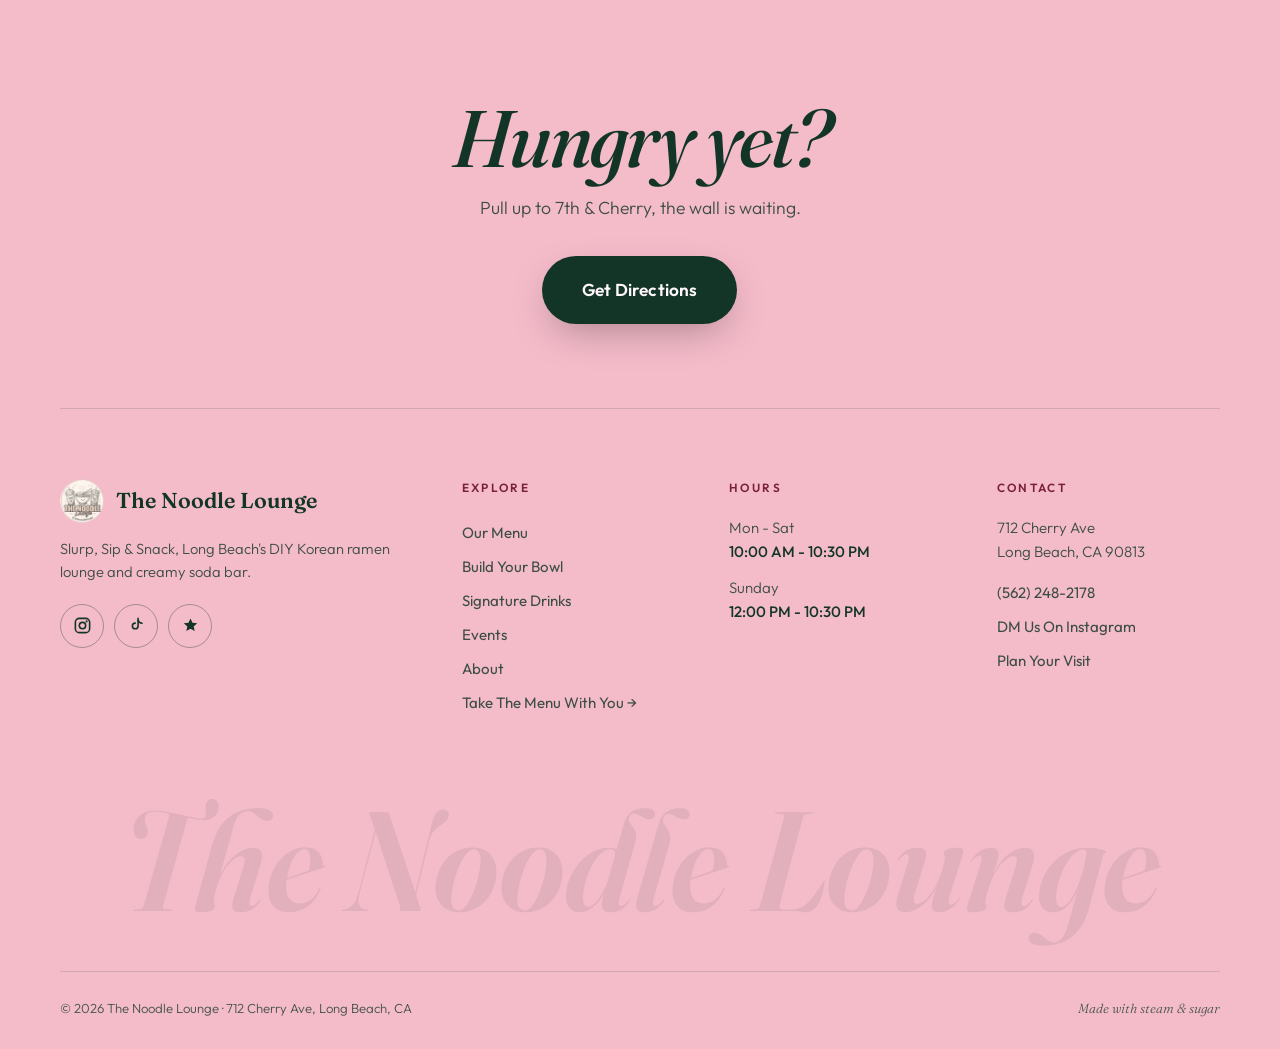
<file: events.html>
<!DOCTYPE html>
<html lang="en">
<head>
<meta charset="UTF-8" />
<meta name="viewport" content="width=device-width, initial-scale=1.0, viewport-fit=cover" />
<script>document.documentElement.classList.add("js");</script>
<title>events · the noodle lounge · watch parties, board games & trades</title>
<meta name="description" content="Watch parties, a board game corner and the trinket trading post · The Noodle Lounge is Long Beach’s late-night hangout." />
<meta name="theme-color" content="#F4BBC9" />
<link rel="canonical" href="https://www.thenoodlelounge.com/events" />
<meta property="og:title" content="events · the noodle lounge · watch parties, board games & trades" />
<meta property="og:description" content="Watch parties, a board game corner and the trinket trading post · The Noodle Lounge is Long Beach’s late-night hangout." />
<meta property="og:image" content="https://www.thenoodlelounge.com/assets/img/og-card.jpg" />
<meta property="og:url" content="https://www.thenoodlelounge.com/events" />
<meta name="twitter:card" content="summary_large_image" />
<link rel="icon" type="image/png" sizes="64x64" href="./assets/img/favicon-32.png" />
<link rel="apple-touch-icon" href="./assets/img/apple-touch-icon.png" />
<link rel="manifest" href="./site.webmanifest" />
<link rel="preconnect" href="https://fonts.googleapis.com" />
<link rel="preconnect" href="https://fonts.gstatic.com" crossorigin />
<link href="https://fonts.googleapis.com/css2?family=Fraunces:ital,opsz,wght@0,9..144,400;0,9..144,500;0,9..144,600;1,9..144,400;1,9..144,600&family=Outfit:wght@300;400;500;600;700;800&display=swap" rel="stylesheet" />
<link rel="stylesheet" href="./styles.css?v=67" />
<script>
/* nl-debug: inert unless ?debug=1 - shows an on-device event timeline */
var nlDbg=false;try{if(location.search.indexOf("debug=1")>-1)localStorage.nlDebug="1";if(location.search.indexOf("debug=0")>-1)localStorage.removeItem("nlDebug");nlDbg=location.hash==="#debug"||localStorage.nlDebug==="1"}catch(e){}
if(nlDbg){(function(){
var L=[],t0=performance.now(),D=null;
function log(n){L.push(String((performance.now()-t0)|0).padStart(5," ")+"ms  "+n);if(L.length>120)L.shift();if(D)D.textContent=L.join("\n")}
try{var nav=(performance.getEntriesByType("navigation")[0]||{}).type||"?";log("NAV-TYPE: "+nav+(nav==="reload"?"  <<< PAGE WAS RELOADED!":""))}catch(e){}
log("UA: "+navigator.userAgent.split("(")[1].split(")")[0]);log("HTML classes: ["+document.documentElement.className+"]  vis="+document.visibilityState);try{var sk="nl-seen:"+location.pathname,sv=+localStorage.getItem(sk)||0;log("seen-key age: "+(sv?((Date.now()-sv)/1000|0)+"s":"none"))}catch(e){}var seenTran={};
log("viewport "+innerWidth+"x"+innerHeight+" dpr"+devicePixelRatio);
addEventListener("DOMContentLoaded",function(){
  D=document.createElement("pre");
  D.style.cssText="position:fixed;z-index:2147483647;bottom:84px;left:6px;right:6px;max-height:46vh;overflow:auto;background:rgba(0,0,0,.9);color:#7CFC7C;font:9px/1.45 Menlo,monospace;padding:8px;border-radius:10px;pointer-events:none;white-space:pre";
  document.body.appendChild(D);D.textContent=L.join("\n");
  new MutationObserver(function(){log("BODY CLASS -> ["+document.body.className+"]")}).observe(document.body,{attributes:true,attributeFilter:["class"]});
  new MutationObserver(function(){log("HTML CLASS -> ["+document.documentElement.className+"]")}).observe(document.documentElement,{attributes:true,attributeFilter:["class"]});
});
document.fonts&&document.fonts.ready.then(function(){log("FONTS ready")});
var iv=setInterval(function(){if(document.querySelector(".ts-inner")){log("MAIN.JS: heading split done");clearInterval(iv)}},40);
setTimeout(function(){clearInterval(iv);if(!document.querySelector(".ts-inner"))log("MAIN.JS: heading NOT split after 6s <<<")},6000);
addEventListener("animationstart",function(e){log("ANIM  "+e.animationName+"  "+(e.target.className||e.target.tagName).toString().slice(0,22))},true);
addEventListener("animationcancel",function(e){log("CANCEL "+e.animationName+" <<<")},true);
addEventListener("transitionrun",function(e){if(e.propertyName!=="opacity"&&e.propertyName!=="transform")return;var k=(e.target.className||"").toString().slice(0,22)+"|"+e.propertyName;if(seenTran[k]){log("<<< SECOND RUN "+k)}else{seenTran[k]=1;log("TRAN  "+e.propertyName+"  "+k.split("|")[0])}},true);addEventListener("pagehide",function(){log("PAGEHIDE")});
addEventListener("resize",function(){log("RESIZE "+innerWidth+"x"+innerHeight)});
addEventListener("pageshow",function(e){log("PAGESHOW persisted="+e.persisted)});
document.addEventListener("visibilitychange",function(){log("VIS "+document.visibilityState)});
addEventListener("scroll",function(){if(!window.__ls||Math.abs(scrollY-__ls)>200){window.__ls=scrollY;log("scroll y="+(scrollY|0))}},{passive:true});
})()}
</script>
</head>
<body>

<a class="skip" href="#main">skip to content</a>

<div class="progress" aria-hidden="true"><span id="progressBar"></span></div>
<nav class="nav" id="nav" aria-label="Main">
  <a class="nav__brand" href="./index.html">
    <img class="nav__logo" src="./assets/img/logo-96.webp" alt="The Noodle Lounge logo" width="38" height="38" />
    <img class="nav__wordmark" src="./assets/img/wordmark.webp" alt="The Noodle Lounge" width="217" height="90" />
  </a>
  <div class="nav__links">
    <a href="./index.html">home</a>
    <a href="./menu.html">our menu</a>
    <a href="./build.html">build your bowl</a>
    <a href="./drinks.html">signature drinks</a>
    <a href="./events.html" class="is-active">events</a>
        <a href="./about.html">about</a>
  </div>
</nav>

<a class="navCta" id="navCta" href="./visit.html">
  <svg viewBox="0 0 24 24" aria-hidden="true"><path d="M12 21s-7-6.1-7-11a7 7 0 1 1 14 0c0 4.9-7 11-7 11Z" fill="none" stroke="currentColor" stroke-width="2" stroke-linejoin="round"/><circle cx="12" cy="10" r="2.6" fill="currentColor"/></svg>
  <span>Visit Us</span>
</a>


<button class="menuBtn" id="menuBtn" aria-label="Open menu" aria-expanded="false" aria-controls="drawer">
  <svg class="menuBtn__noodles" viewBox="0 0 24 24" aria-hidden="true">
    <path d="M3.5 7c2-1.5 4-1.5 6 0s4 1.5 6 0 3-1.2 5-.4" fill="none" stroke="currentColor" stroke-width="2" stroke-linecap="round"/>
    <path d="M3.5 12c2-1.5 4-1.5 6 0s4 1.5 6 0 3-1.2 5-.4" fill="none" stroke="currentColor" stroke-width="2" stroke-linecap="round"/>
    <path d="M3.5 17c2-1.5 4-1.5 6 0s4 1.5 6 0 3-1.2 5-.4" fill="none" stroke="currentColor" stroke-width="2" stroke-linecap="round"/>
  </svg>
  <svg class="menuBtn__x" viewBox="0 0 24 24" aria-hidden="true">
    <path d="m7 7 10 10M17 7 7 17" fill="none" stroke="currentColor" stroke-width="2.2" stroke-linecap="round"/>
  </svg>
</button>
<div class="drawer" id="drawer" role="dialog" aria-modal="true" aria-label="Site navigation" aria-hidden="true">
  <nav class="drawer__nav" aria-label="All pages">
    <a href="./index.html" style="--i:0">home</a>
    <a href="./menu.html" style="--i:1">our menu</a>
    <a href="./build.html" style="--i:2">build your bowl</a>
    <a href="./drinks.html" style="--i:3">signature drinks</a>
    <a href="./events.html" class="is-active" style="--i:4">events</a>
    <a href="./about.html" style="--i:5">about</a>
    <a href="./visit.html" style="--i:6">visit us</a>
  </nav>
  <div class="drawer__foot">
    <p><strong>712 Cherry Ave</strong> &middot; Long Beach, CA</p>
    <p>Mon-Sat 10a-10:30p &middot; Sun 12p-10:30p</p>
    <p><strong><a href="./assets/menu/noodle-lounge-menu-jul-2026.pdf" target="_blank" rel="noopener" download aria-label="Download the full menu (PDF)" style="display:inline-block;padding:4px 0">Get the Menu</a></strong></p>
  </div>
</div>

<nav class="botnav" aria-label="Quick navigation">
  <a href="./index.html">
    <svg viewBox="0 0 24 24" aria-hidden="true"><path d="M3 11.5 12 4l9 7.5" fill="none" stroke="currentColor" stroke-width="2" stroke-linecap="round" stroke-linejoin="round"/><path d="M5.5 10.5V20h13v-9.5" fill="none" stroke="currentColor" stroke-width="2" stroke-linecap="round" stroke-linejoin="round"/></svg>
    <span>home</span>
  </a>
  <a href="./menu.html">
    <svg viewBox="0 0 24 24" aria-hidden="true"><path d="M4 14h16a8 8 0 0 1-5 7.4V22H9v-.6A8 8 0 0 1 4 14Z" fill="currentColor"/><path d="M9 10.5c0-1.6 1.2-1.6 1.2-3.2S9 5 9 3.5m5 7c0-1.6 1.2-1.6 1.2-3.2S14 5 14 3.5" stroke="currentColor" stroke-width="1.8" stroke-linecap="round" fill="none"/></svg>
    <span>menu</span>
  </a>
  <a href="./drinks.html">
    <svg viewBox="0 0 24 24" aria-hidden="true"><path d="M6 3h12l-1.5 18h-9L6 3Z" fill="none" stroke="currentColor" stroke-width="2" stroke-linejoin="round"/><path d="M7 8h10" stroke="currentColor" stroke-width="2" stroke-linecap="round"/></svg>
    <span>drinks</span>
  </a>
  <a href="./about.html">
    <svg viewBox="0 0 24 24" aria-hidden="true"><circle cx="12" cy="12" r="9" fill="none" stroke="currentColor" stroke-width="2"/><path d="M12 11v5" stroke="currentColor" stroke-width="2" stroke-linecap="round"/><circle cx="12" cy="8" r="1.3" fill="currentColor"/></svg>
    <span>about</span>
  </a>
  <a href="./visit.html">
    <svg viewBox="0 0 24 24" aria-hidden="true"><path d="M12 21s-7-6.1-7-11a7 7 0 1 1 14 0c0 4.9-7 11-7 11Z" fill="none" stroke="currentColor" stroke-width="2" stroke-linejoin="round"/><circle cx="12" cy="10" r="2.6" fill="currentColor"/></svg>
    <span>visit</span>
  </a>
</nav>
<header class="ehero" data-story="ehero">
  <div class="ehero__inner">
    <div class="ehero__copy">
      <p class="kicker kicker--light ehero__kick">the hangout</p>
      <h1 class="ehero__title tsplit">Something&rsquo;s<br />always <em>brewing.</em></h1>
      <p class="ehero__lead">Watch parties, game nights, trinket trades and drink drops, the lounge runs late, and the screen is always on.</p>
      <div class="ehero__ctas">
        <a class="btn btn--cream" href="https://www.instagram.com/thenoodleloungee/" target="_blank" rel="noopener" data-magnetic>follow for drops</a>
        <a class="btn btn--outline-light" href="./visit.html" data-magnetic>pull up tonight</a>
      </div>
    </div>
    <div class="ehero__collage" aria-hidden="true">
      <figure class="ecol ecol--a" data-eplx="0.4"><img src="./assets/img/ramen-wall.jpg" alt="" width="1024" height="526" fetchpriority="high" decoding="async" /></figure>
      <figure class="ecol ecol--b" data-eplx="0.85"><img src="./assets/img/combo-bowls-shakes.webp" alt="" width="750" height="1000" fetchpriority="high" decoding="async" /></figure>
      <figure class="ecol ecol--c" data-eplx="1.3"><img src="./assets/img/drink-blue-boba.webp" alt="" width="563" height="1000" decoding="async" /></figure>
      <span class="ehero__neon" data-eplx="1.1">open late</span>
      <span class="ehero__chip" data-eplx="0.6">big screen &middot; board games &middot; soda bar</span>
    </div>
  </div>
</header>

<main id="main" tabindex="-1">
<!-- ============================== THE REGULAR ROTATION ============================== -->
<section class="psec enights">
  <div class="psec__head">
    <p class="kicker reveal" data-reveal>always on</p>
    <h2 class="h2 tsplit">The regular<br /><em>rotation.</em></h2>
    <p class="lead reveal" data-reveal style="margin-left:auto;margin-right:auto">No tickets, no cover, just the nights that keep happening. Dates drop on the story first.</p>
  </div>
  <ol class="enights__list">
    <li class="enight reveal" data-reveal>
      <span class="enight__num" aria-hidden="true">01</span>
      <div class="enight__body">
        <h3>Watch Parties</h3>
        <p>World Cup nights, Love Island drama, fight nights, the big screen stays warm. Claim a table, stack a bowl, talk trash.</p>
        <div class="enight__chips"><span>big screen</span><span>bring the group</span></div>
      </div>
      <figure class="enight__thumb"><img src="./assets/img/combo-bowls-shakes.webp" alt="Ramen bowls and shakes on a lounge table" width="750" height="1000" loading="lazy" decoding="async" /></figure>
    </li>
    <li class="enight reveal" data-reveal>
      <span class="enight__num" aria-hidden="true">02</span>
      <div class="enight__body">
        <h3>Game Nights</h3>
        <p>Board games live on the shelf, and the noodle timer sets the pace. Loser buys the next round of refreshers.</p>
        <div class="enight__chips"><span>games on the shelf</span><span>late-night friendly</span></div>
      </div>
      <figure class="enight__thumb"><img src="./assets/img/drinks-lineup.webp" alt="Four signature drinks lined up on the bar: pink creamy Red Bull, mango dome, blue lemonade refresher and matcha boba" width="1200" height="2133" loading="lazy" decoding="async" /></figure>
    </li>
    <li class="enight reveal" data-reveal>
      <span class="enight__num" aria-hidden="true">03</span>
      <div class="enight__body">
        <h3>Trinket Trading Post</h3>
        <p>Bring a trinket, take a trinket. The community swap shelf that keeps the lounge weird and wonderful.</p>
        <div class="enight__chips"><span>community shelf</span><span>keep it weird</span></div>
      </div>
      <figure class="enight__thumb"><img src="./assets/img/ramen-shelf-closeup.jpg" alt="Shelves of imported Korean ramen" width="768" height="577" loading="lazy" decoding="async" /></figure>
    </li>
    <li class="enight reveal" data-reveal>
      <span class="enight__num" aria-hidden="true">04</span>
      <div class="enight__body">
        <h3>Drop Nights</h3>
        <p>New cremitas, seasonal raspados and featured ramen releases, when something new hits the board, it lands here first.</p>
        <div class="enight__chips"><span>new drinks</span><span>featured ramen</span></div>
      </div>
      <figure class="enight__thumb"><img src="./assets/img/drink-blue-closeup-sm.webp" alt="A blue creamy soda up close" width="1600" height="893" loading="lazy" decoding="async" /></figure>
    </li>
  </ol>
</section>

<!-- ============================== WHAT'S ON THE CALENDAR ============================== -->
<section class="etags" aria-label="The kinds of nights we host">
  <div class="etags__wrap reveal" data-reveal="stagger">
    <span>watch parties</span><span>game nights</span><span>drink drops</span><span>trinket trades</span><span>seasonal raspados</span><span>featured ramen</span><span>community nights</span><span>collab pop-ups</span>
  </div>
</section>

<!-- ============================== FIRST TO KNOW ============================== -->
<section class="efollow">
  <div class="efollow__card reveal" data-reveal="mask">
    <div class="efollow__copy">
      <p class="kicker kicker--light reveal" data-reveal>first to know</p>
      <h2 class="h2 h2--light tsplit">Dates drop on<br /><em>the story first.</em></h2>
      <p class="efollow__sub reveal" data-reveal>No newsletters, no spam. Follow along, or DM us to host your own night at the lounge.</p>
      <div class="efollow__ctas reveal" data-reveal>
        <a class="btn btn--cream" href="https://www.instagram.com/thenoodleloungee/" target="_blank" rel="noopener" data-magnetic>@thenoodleloungee</a>
        <a class="btn btn--outline-light" href="tel:+15622482178" data-magnetic>call the lounge</a>
      </div>
    </div>
    <p class="efollow__mark" aria-hidden="true">@thenoodle<br />loungee</p>
  </div>
</section>
</main>
<footer class="footer">
  <div class="footer__cta">
    <h2 class="tsplit">Hungry yet?</h2>
    <p>Pull up to 7th &amp; Cherry, the wall is waiting.</p>
    <div class="footer__ctaRow">
      <a class="btn btn--cream btn--big" href="https://www.google.com/maps/search/?api=1&amp;query=The%20Noodle%20Lounge%20712%20Cherry%20Ave%20Long%20Beach%20CA" target="_blank" rel="noopener" data-magnetic>get directions</a>
    </div>
  </div>
  <div class="footer__grid">
    <div class="footer__brand">
      <a class="footer__logo" href="./index.html"><img src="./assets/img/logo-96.webp" alt="" width="44" height="44" loading="lazy" decoding="async" />The Noodle Lounge</a>
      <p>Slurp, Sip &amp; Snack, Long Beach's DIY Korean ramen lounge and creamy soda bar.</p>
      <div class="footer__social">
        <a href="https://www.instagram.com/thenoodleloungee/" target="_blank" rel="noopener" aria-label="Instagram"><svg viewBox="0 0 24 24"><rect x="3" y="3" width="18" height="18" rx="5" fill="none" stroke="currentColor" stroke-width="2"/><circle cx="12" cy="12" r="4" fill="none" stroke="currentColor" stroke-width="2"/><circle cx="17.2" cy="6.8" r="1.3" fill="currentColor"/></svg></a>
        <a href="https://www.tiktok.com/@thenoodleloungee" target="_blank" rel="noopener" aria-label="TikTok"><svg viewBox="0 0 24 24"><path d="M14 3v9.6a3.6 3.6 0 1 1-3.6-3.6" fill="none" stroke="currentColor" stroke-width="2" stroke-linecap="round"/><path d="M14 5.5c.8 2 2.6 3.4 5 3.6" fill="none" stroke="currentColor" stroke-width="2" stroke-linecap="round"/></svg></a>
        <a href="https://www.yelp.com/biz/the-noodle-lounge-long-beach" target="_blank" rel="noopener" aria-label="Yelp"><svg viewBox="0 0 24 24"><path d="m12 3 2.5 5.6 6 .6-4.5 4 1.3 5.9L12 16l-5.3 3.1L8 13.2l-4.5-4 6-.6L12 3Z" fill="currentColor"/></svg></a>
      </div>
    </div>
    <div class="footer__col">
      <h3>explore</h3>
      <a href="./menu.html">our menu</a>
      <a href="./build.html">build your bowl</a>
      <a href="./drinks.html">signature drinks</a>
      <a href="./events.html">events</a>
          <a href="./about.html">about</a>
      <a href="./assets/menu/noodle-lounge-menu-jul-2026.pdf" target="_blank" rel="noopener" download aria-label="Download the full menu (PDF)">Take the menu with you →</a>
    </div>
    <div class="footer__col">
      <h3>hours</h3>
      <p>Mon - Sat<br /><strong>10:00 AM - 10:30 PM</strong></p>
      <p>Sunday<br /><strong>12:00 PM - 10:30 PM</strong></p>
    </div>
    <div class="footer__col">
      <h3>contact</h3>
      <p>712 Cherry Ave<br />Long Beach, CA 90813</p>
      <a href="tel:+15622482178">(562) 248-2178</a>
      <a href="https://www.instagram.com/thenoodleloungee/" target="_blank" rel="noopener">DM us on Instagram</a>
      <a href="./visit.html">Plan Your Visit</a>
    </div>
  </div>
  <p class="footer__wordmark" aria-hidden="true">The Noodle Lounge</p>
  <div class="footer__base">
    <p>© <span id="year">2026</span> The Noodle Lounge · 712 Cherry Ave, Long Beach, CA</p>
    <p class="footer__madewith">Made with steam &amp; sugar</p>
  </div>
</footer>

<script>setTimeout(function(){if(!window.__nlBoot){document.body.classList.add("hero-live");document.body.classList.add("is-static");document.documentElement.classList.add("nl-rescue");}},1600);</script>
<script src="./main.js?v=67" defer></script>
</body>
</html>
</file>
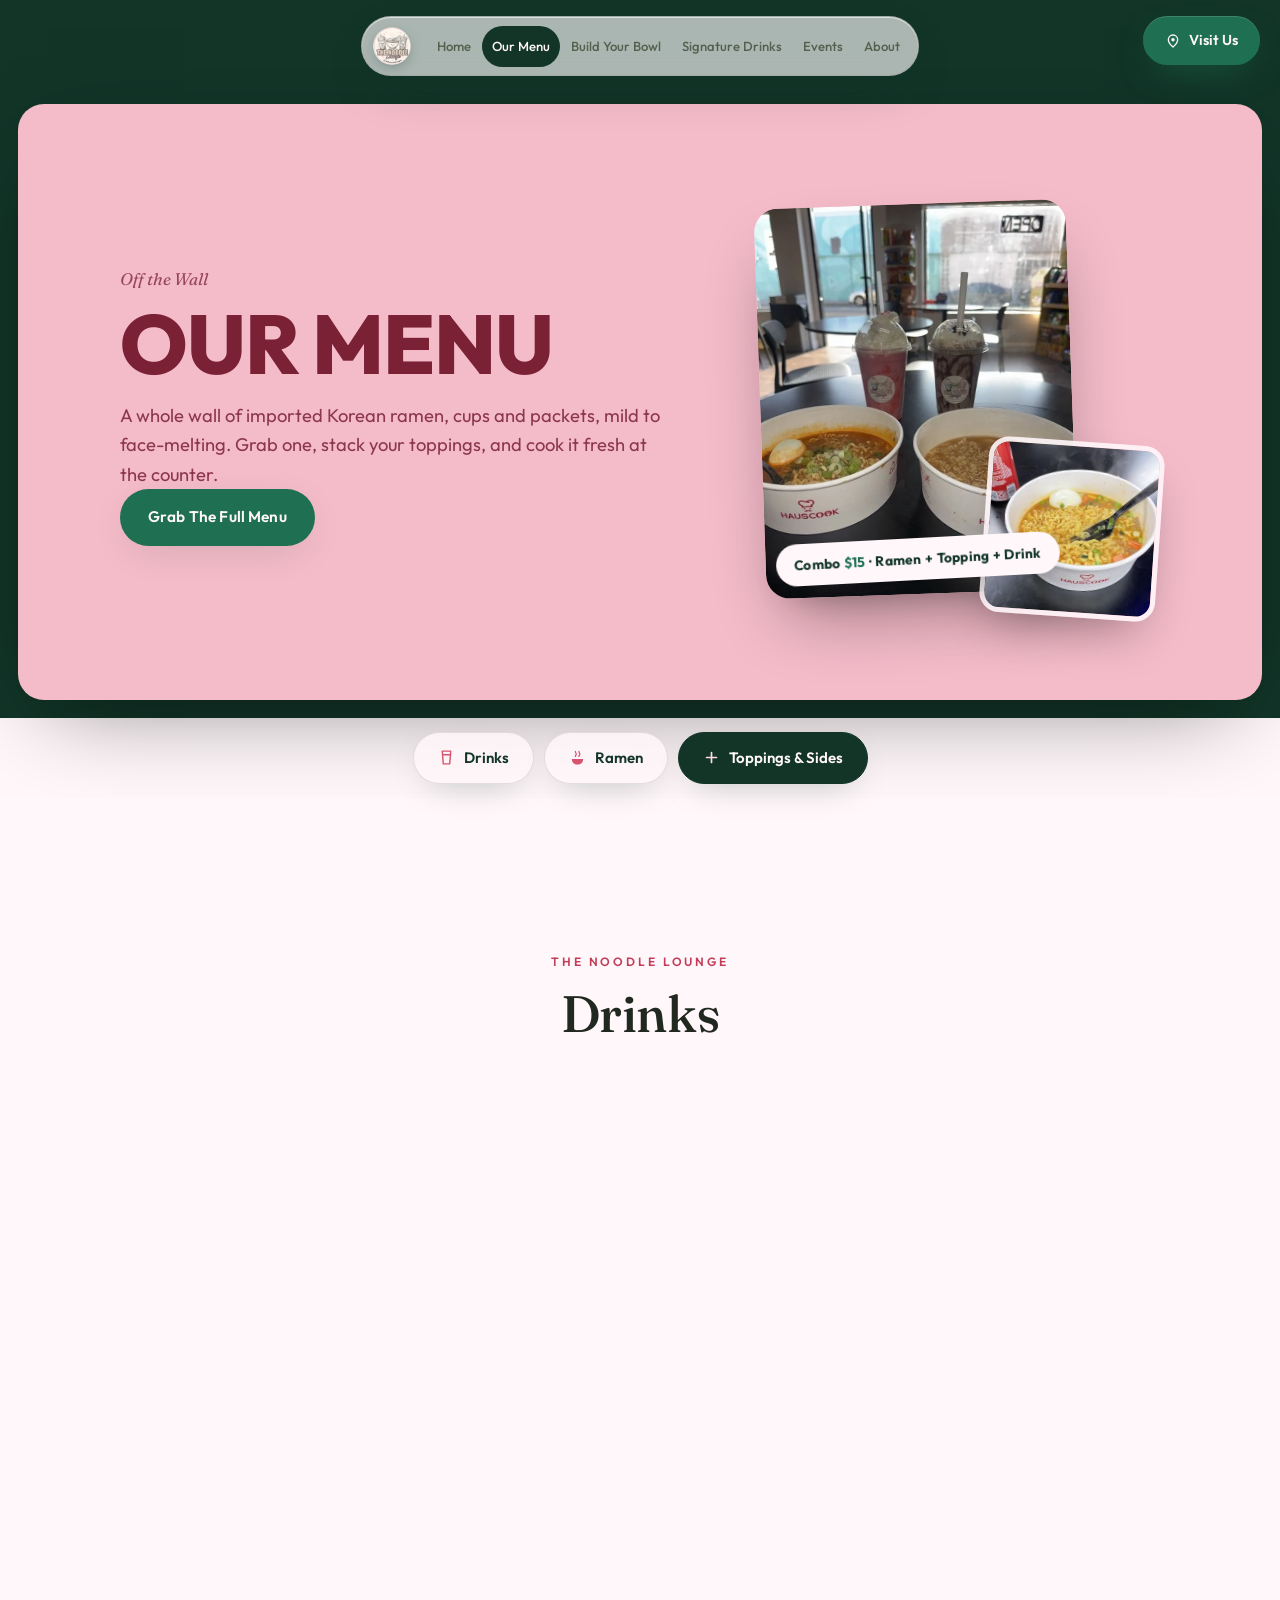
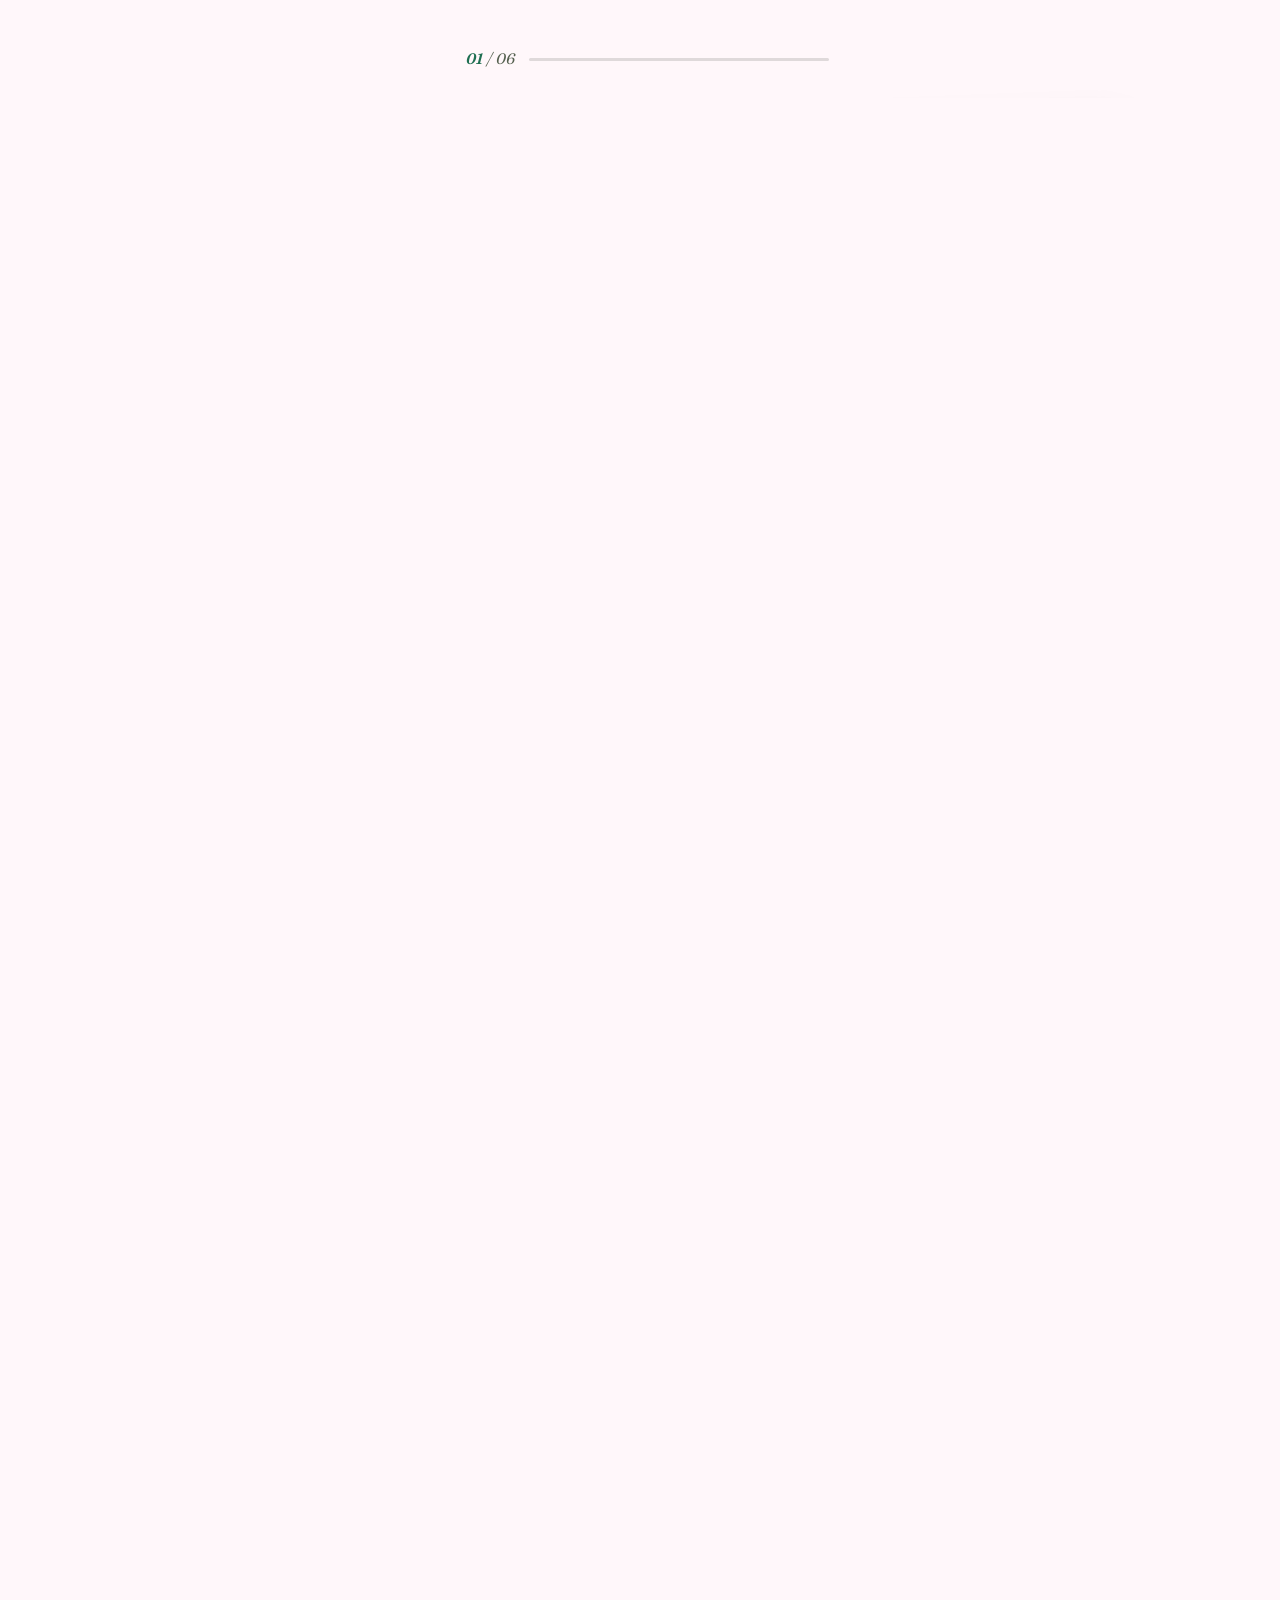
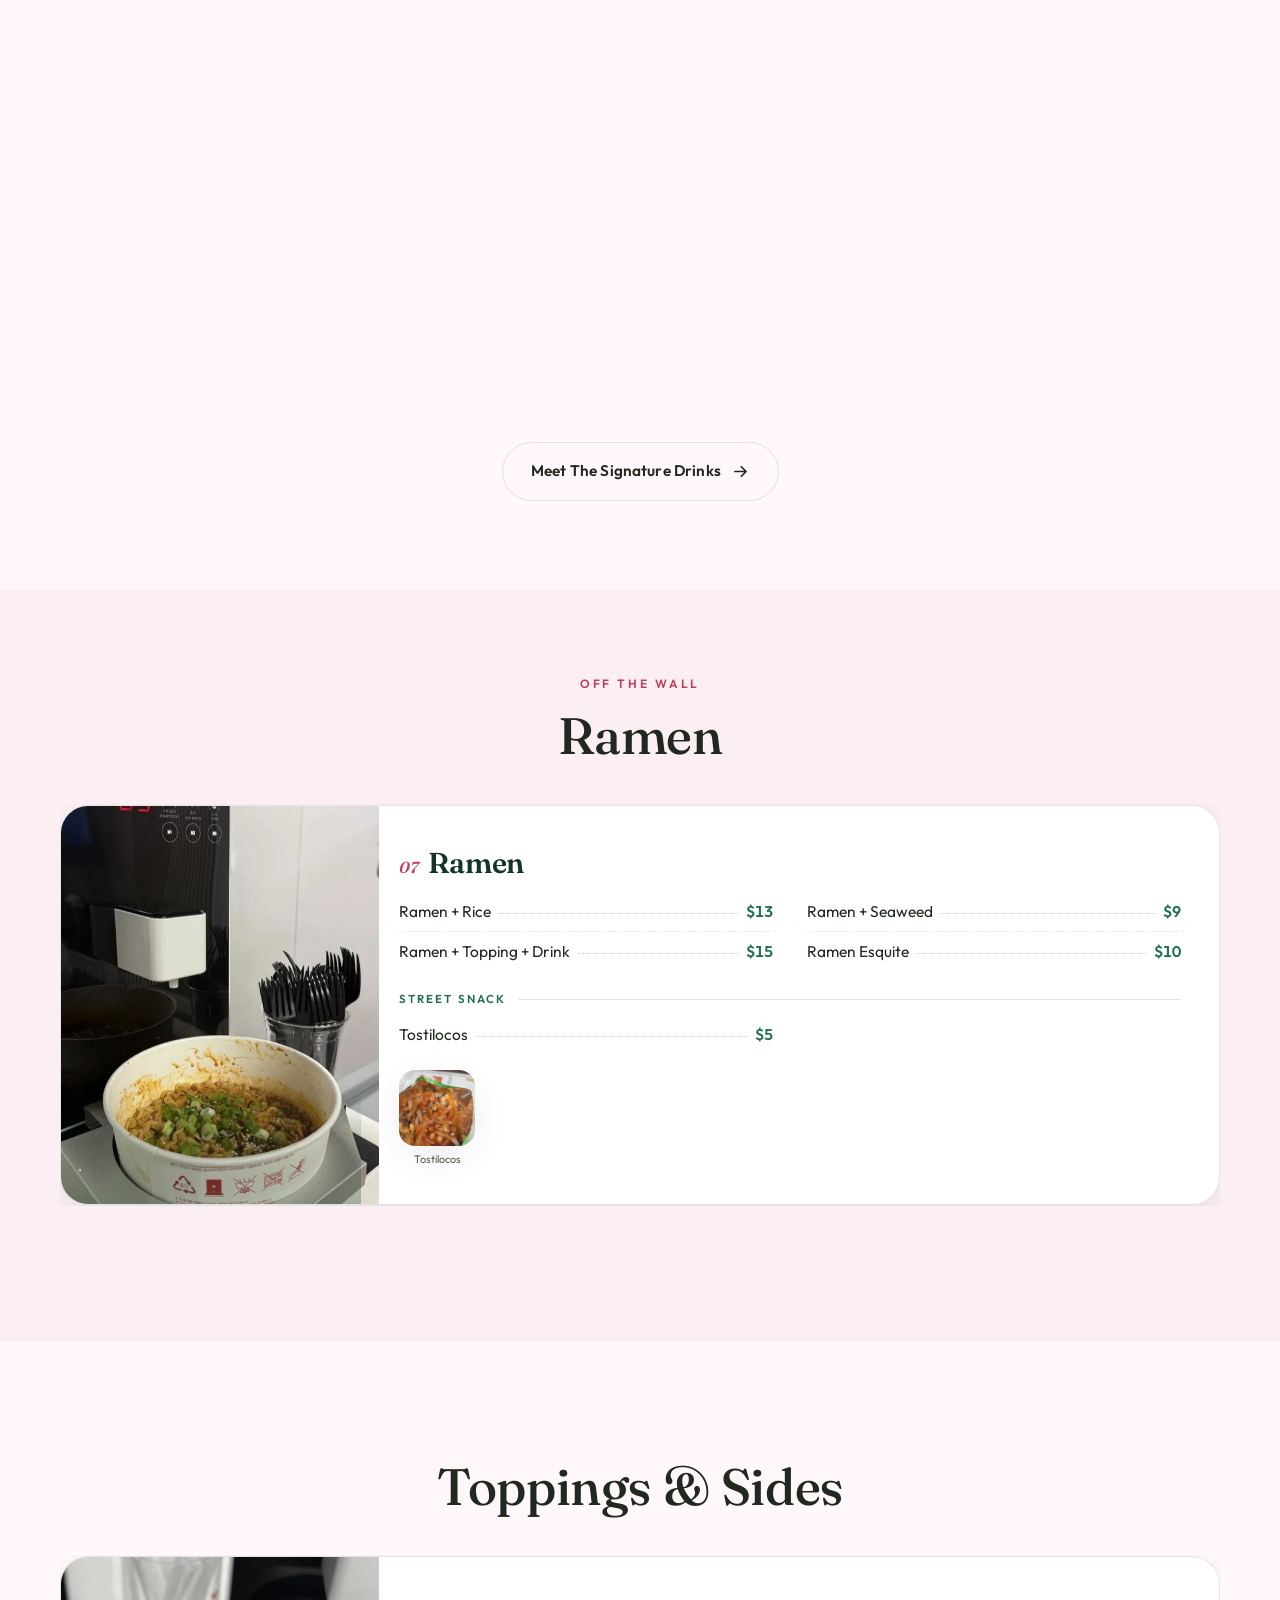
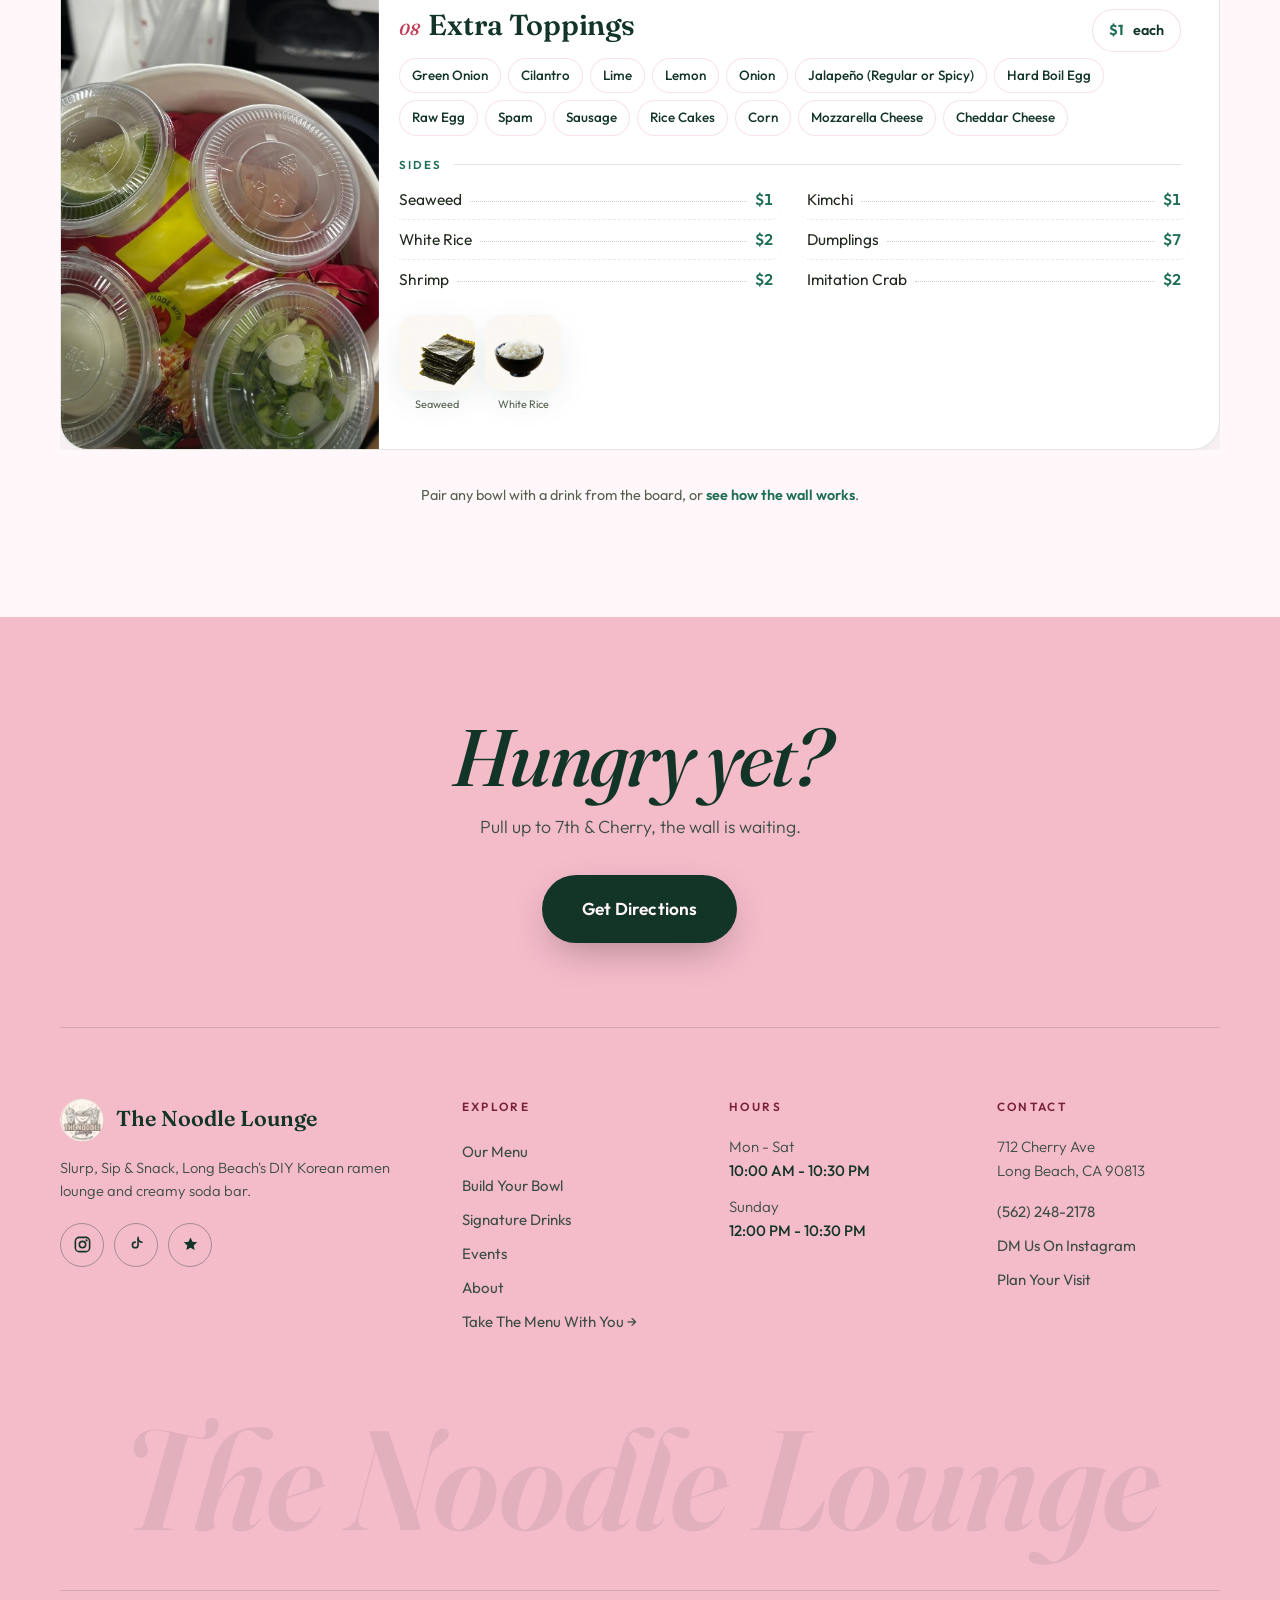
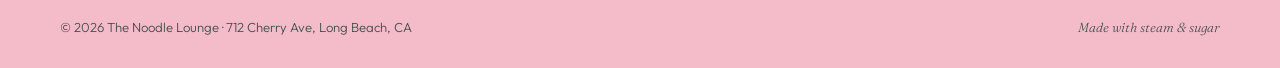
<file: menu.html>
<!DOCTYPE html>
<html lang="en">
<head>
<meta charset="UTF-8" />
<meta name="viewport" content="width=device-width, initial-scale=1.0, viewport-fit=cover" />
<script>document.documentElement.classList.add("js");</script>
<title>our menu · the noodle lounge · the imported ramen wall</title>
<meta name="description" content="A massive curation of imported Korean instant ramen · cheesy, creamy, classic, and face-melting spicy · plus toppings and snacks. Cooked fresh in-store." />
<meta name="theme-color" content="#F4BBC9" />
<link rel="canonical" href="https://www.thenoodlelounge.com/menu" />
<meta property="og:title" content="our menu · the noodle lounge · the imported ramen wall" />
<meta property="og:description" content="A massive curation of imported Korean instant ramen · cheesy, creamy, classic, and face-melting spicy · plus toppings and snacks. Cooked fresh in-store." />
<meta property="og:image" content="https://www.thenoodlelounge.com/assets/img/og-card.jpg" />
<meta property="og:url" content="https://www.thenoodlelounge.com/menu" />
<meta name="twitter:card" content="summary_large_image" />
<link rel="icon" type="image/png" sizes="64x64" href="./assets/img/favicon-32.png" />
<link rel="apple-touch-icon" href="./assets/img/apple-touch-icon.png" />
<link rel="manifest" href="./site.webmanifest" />
<link rel="preconnect" href="https://fonts.googleapis.com" />
<link rel="preconnect" href="https://fonts.gstatic.com" crossorigin />
<link href="https://fonts.googleapis.com/css2?family=Fraunces:ital,opsz,wght@0,9..144,400;0,9..144,500;0,9..144,600;1,9..144,400;1,9..144,600&family=Outfit:wght@300;400;500;600;700;800&display=swap" rel="stylesheet" />
<link rel="stylesheet" href="./styles.css?v=67" />
<script>
/* nl-debug: inert unless ?debug=1 - shows an on-device event timeline */
var nlDbg=false;try{if(location.search.indexOf("debug=1")>-1)localStorage.nlDebug="1";if(location.search.indexOf("debug=0")>-1)localStorage.removeItem("nlDebug");nlDbg=location.hash==="#debug"||localStorage.nlDebug==="1"}catch(e){}
if(nlDbg){(function(){
var L=[],t0=performance.now(),D=null;
function log(n){L.push(String((performance.now()-t0)|0).padStart(5," ")+"ms  "+n);if(L.length>120)L.shift();if(D)D.textContent=L.join("\n")}
try{var nav=(performance.getEntriesByType("navigation")[0]||{}).type||"?";log("NAV-TYPE: "+nav+(nav==="reload"?"  <<< PAGE WAS RELOADED!":""))}catch(e){}
log("UA: "+navigator.userAgent.split("(")[1].split(")")[0]);log("HTML classes: ["+document.documentElement.className+"]  vis="+document.visibilityState);try{var sk="nl-seen:"+location.pathname,sv=+localStorage.getItem(sk)||0;log("seen-key age: "+(sv?((Date.now()-sv)/1000|0)+"s":"none"))}catch(e){}var seenTran={};
log("viewport "+innerWidth+"x"+innerHeight+" dpr"+devicePixelRatio);
addEventListener("DOMContentLoaded",function(){
  D=document.createElement("pre");
  D.style.cssText="position:fixed;z-index:2147483647;bottom:84px;left:6px;right:6px;max-height:46vh;overflow:auto;background:rgba(0,0,0,.9);color:#7CFC7C;font:9px/1.45 Menlo,monospace;padding:8px;border-radius:10px;pointer-events:none;white-space:pre";
  document.body.appendChild(D);D.textContent=L.join("\n");
  new MutationObserver(function(){log("BODY CLASS -> ["+document.body.className+"]")}).observe(document.body,{attributes:true,attributeFilter:["class"]});
  new MutationObserver(function(){log("HTML CLASS -> ["+document.documentElement.className+"]")}).observe(document.documentElement,{attributes:true,attributeFilter:["class"]});
});
document.fonts&&document.fonts.ready.then(function(){log("FONTS ready")});
var iv=setInterval(function(){if(document.querySelector(".ts-inner")){log("MAIN.JS: heading split done");clearInterval(iv)}},40);
setTimeout(function(){clearInterval(iv);if(!document.querySelector(".ts-inner"))log("MAIN.JS: heading NOT split after 6s <<<")},6000);
addEventListener("animationstart",function(e){log("ANIM  "+e.animationName+"  "+(e.target.className||e.target.tagName).toString().slice(0,22))},true);
addEventListener("animationcancel",function(e){log("CANCEL "+e.animationName+" <<<")},true);
addEventListener("transitionrun",function(e){if(e.propertyName!=="opacity"&&e.propertyName!=="transform")return;var k=(e.target.className||"").toString().slice(0,22)+"|"+e.propertyName;if(seenTran[k]){log("<<< SECOND RUN "+k)}else{seenTran[k]=1;log("TRAN  "+e.propertyName+"  "+k.split("|")[0])}},true);addEventListener("pagehide",function(){log("PAGEHIDE")});
addEventListener("resize",function(){log("RESIZE "+innerWidth+"x"+innerHeight)});
addEventListener("pageshow",function(e){log("PAGESHOW persisted="+e.persisted)});
document.addEventListener("visibilitychange",function(){log("VIS "+document.visibilityState)});
addEventListener("scroll",function(){if(!window.__ls||Math.abs(scrollY-__ls)>200){window.__ls=scrollY;log("scroll y="+(scrollY|0))}},{passive:true});
})()}
</script>
</head>
<body>

<a class="skip" href="#main">skip to content</a>

<div class="progress" aria-hidden="true"><span id="progressBar"></span></div>
<nav class="nav" id="nav" aria-label="Main">
  <a class="nav__brand" href="./index.html">
    <img class="nav__logo" src="./assets/img/logo-96.webp" alt="The Noodle Lounge logo" width="38" height="38" />
    <img class="nav__wordmark" src="./assets/img/wordmark.webp" alt="The Noodle Lounge" width="217" height="90" />
  </a>
  <div class="nav__links">
    <a href="./index.html">home</a>
    <a href="./menu.html" class="is-active">our menu</a>
    <a href="./build.html">build your bowl</a>
    <a href="./drinks.html">signature drinks</a>
    <a href="./events.html">events</a>
    <a href="./about.html">about</a>
  </div>
</nav>

<a class="navCta" id="navCta" href="./visit.html">
  <svg viewBox="0 0 24 24" aria-hidden="true"><path d="M12 21s-7-6.1-7-11a7 7 0 1 1 14 0c0 4.9-7 11-7 11Z" fill="none" stroke="currentColor" stroke-width="2" stroke-linejoin="round"/><circle cx="12" cy="10" r="2.6" fill="currentColor"/></svg>
  <span>Visit Us</span>
</a>


<button class="menuBtn" id="menuBtn" aria-label="Open menu" aria-expanded="false" aria-controls="drawer">
  <svg class="menuBtn__noodles" viewBox="0 0 24 24" aria-hidden="true">
    <path d="M3.5 7c2-1.5 4-1.5 6 0s4 1.5 6 0 3-1.2 5-.4" fill="none" stroke="currentColor" stroke-width="2" stroke-linecap="round"/>
    <path d="M3.5 12c2-1.5 4-1.5 6 0s4 1.5 6 0 3-1.2 5-.4" fill="none" stroke="currentColor" stroke-width="2" stroke-linecap="round"/>
    <path d="M3.5 17c2-1.5 4-1.5 6 0s4 1.5 6 0 3-1.2 5-.4" fill="none" stroke="currentColor" stroke-width="2" stroke-linecap="round"/>
  </svg>
  <svg class="menuBtn__x" viewBox="0 0 24 24" aria-hidden="true">
    <path d="m7 7 10 10M17 7 7 17" fill="none" stroke="currentColor" stroke-width="2.2" stroke-linecap="round"/>
  </svg>
</button>
<div class="drawer" id="drawer" role="dialog" aria-modal="true" aria-label="Site navigation" aria-hidden="true">
  <nav class="drawer__nav" aria-label="All pages">
    <a href="./index.html" style="--i:0">home</a>
    <a href="./menu.html" class="is-active" style="--i:1">our menu</a>
    <a href="./build.html" style="--i:2">build your bowl</a>
    <a href="./drinks.html" style="--i:3">signature drinks</a>
    <a href="./events.html" style="--i:4">events</a>
    <a href="./about.html" style="--i:5">about</a>
    <a href="./visit.html" style="--i:6">visit us</a>
  </nav>
  <div class="drawer__foot">
    <p><strong>712 Cherry Ave</strong> &middot; Long Beach, CA</p>
    <p>Mon-Sat 10a-10:30p &middot; Sun 12p-10:30p</p>
    <p><strong><a href="./assets/menu/noodle-lounge-menu-jul-2026.pdf" target="_blank" rel="noopener" download aria-label="Download the full menu (PDF)" style="display:inline-block;padding:4px 0">Get the Menu</a></strong></p>
  </div>
</div>

<nav class="botnav" aria-label="Quick navigation">
  <a href="./index.html">
    <svg viewBox="0 0 24 24" aria-hidden="true"><path d="M3 11.5 12 4l9 7.5" fill="none" stroke="currentColor" stroke-width="2" stroke-linecap="round" stroke-linejoin="round"/><path d="M5.5 10.5V20h13v-9.5" fill="none" stroke="currentColor" stroke-width="2" stroke-linecap="round" stroke-linejoin="round"/></svg>
    <span>home</span>
  </a>
  <a href="./menu.html" class="is-active">
    <svg viewBox="0 0 24 24" aria-hidden="true"><path d="M4 14h16a8 8 0 0 1-5 7.4V22H9v-.6A8 8 0 0 1 4 14Z" fill="currentColor"/><path d="M9 10.5c0-1.6 1.2-1.6 1.2-3.2S9 5 9 3.5m5 7c0-1.6 1.2-1.6 1.2-3.2S14 5 14 3.5" stroke="currentColor" stroke-width="1.8" stroke-linecap="round" fill="none"/></svg>
    <span>menu</span>
  </a>
  <a href="./drinks.html">
    <svg viewBox="0 0 24 24" aria-hidden="true"><path d="M6 3h12l-1.5 18h-9L6 3Z" fill="none" stroke="currentColor" stroke-width="2" stroke-linejoin="round"/><path d="M7 8h10" stroke="currentColor" stroke-width="2" stroke-linecap="round"/></svg>
    <span>drinks</span>
  </a>
  <a href="./about.html">
    <svg viewBox="0 0 24 24" aria-hidden="true"><circle cx="12" cy="12" r="9" fill="none" stroke="currentColor" stroke-width="2"/><path d="M12 11v5" stroke="currentColor" stroke-width="2" stroke-linecap="round"/><circle cx="12" cy="8" r="1.3" fill="currentColor"/></svg>
    <span>about</span>
  </a>
  <a href="./visit.html">
    <svg viewBox="0 0 24 24" aria-hidden="true"><path d="M12 21s-7-6.1-7-11a7 7 0 1 1 14 0c0 4.9-7 11-7 11Z" fill="none" stroke="currentColor" stroke-width="2" stroke-linejoin="round"/><circle cx="12" cy="10" r="2.6" fill="currentColor"/></svg>
    <span>visit</span>
  </a>
</nav>
<header class="phero">
  <div class="phero__panel" style="--phc:#F4BBC9;--phi:#7A2136">
    <div>
      <p class="phero__over">Off the Wall</p>
      <h1 class="phero__title tsplit">OUR MENU</h1>
      <p class="phero__lead">A whole wall of imported Korean ramen, cups and packets, mild to face-melting. Grab one, stack your toppings, and cook it fresh at the counter.</p>
      <a class="btn btn--primary" href="./assets/menu/noodle-lounge-menu-jul-2026.pdf" target="_blank" rel="noopener" download aria-label="Download the full menu (PDF)" data-magnetic>Grab the Full Menu</a>
    </div>
    <div class="phstack" aria-hidden="true">
      <figure class="phstack__main"><img src="./assets/img/combo-bowls-shakes.webp" alt="" width="752" height="1000" fetchpriority="high" decoding="async" /></figure>
      <figure class="phstack__accent"><img src="./assets/img/ramen-bowl-egg.webp" alt="" width="348" height="348" decoding="async" /></figure>
      <span class="phstack__chip">Combo <b>$15</b> · Ramen + Topping + Drink</span>
    </div>
  </div>
</header>

<main id="main" tabindex="-1">

<!-- in-page category navigation -->
<nav class="menunav" aria-label="Menu categories">
  <a href="#menu-drinks"><svg viewBox="0 0 24 24" aria-hidden="true"><path d="M6 3h12l-1.5 18h-9L6 3Z" fill="none" stroke="currentColor" stroke-width="2" stroke-linejoin="round"/><path d="M7 8h10" stroke="currentColor" stroke-width="2" stroke-linecap="round"/></svg> Drinks</a>
  <a href="#menu-ramen"><svg viewBox="0 0 24 24" aria-hidden="true"><path d="M4 14h16a8 8 0 0 1-5 7.4V22H9v-.6A8 8 0 0 1 4 14Z" fill="currentColor"/><path d="M9 10.5c0-1.6 1.2-1.6 1.2-3.2S9 5 9 3.5m5 7c0-1.6 1.2-1.6 1.2-3.2S14 5 14 3.5" stroke="currentColor" stroke-width="1.8" stroke-linecap="round" fill="none"/></svg> Ramen</a>
  <a href="#menu-sides"><svg viewBox="0 0 24 24" aria-hidden="true"><path d="M12 5v14M5 12h14" fill="none" stroke="currentColor" stroke-width="2.4" stroke-linecap="round"/></svg> Toppings &amp; Sides</a>
</nav>

<!-- ============================== DRINKS ============================== -->
<section class="mdeck" id="menu-drinks" data-story="mdeck">
  <div class="mdeck__stage">
    <div class="mdeck__head" id="mdeckHead">
      <p class="kicker" style="justify-content:center">The Noodle Lounge</p>
      <h2 class="h2">Drinks</h2>
    </div>
    <div class="mdeck__cards" id="mdeckCards">

  <article class="mcat" data-mdeck-card>
    <div class="mcat__media"><img src="./assets/img/drink-creamy-blue-redbull.webp" alt="Creamy Blue Redbull energy drink with whipped cream and blue rock candy" width="800" height="1315" loading="lazy" decoding="async" /></div>
    <div class="mcat__body">
      <div class="mcat__head"><h3 class="mcat__title"><span class="mcat__num">01</span>Signature Creamy Energy Drinks</h3><div class="mprice"><b>MD</b> $7.75 <span>·</span> <b>LG</b> $8.75</div></div>
      <ul class="mcat__items">
        <li><span>Pink Paradise</span></li>
        <li><span>Berry Breeze</span></li>
        <li><span>Peach Pop</span></li>
        <li><span>Creamy Blue Redbull</span></li>
        <li><span>Passion Fruit Creamy Redbull</span></li>
      </ul>
      <p class="mcat__sub">Sour Series</p>
      <ul class="mcat__items">
        <li><span>Neon Rush</span></li>
        <li><span>Dino Rush</span></li>
      </ul>
      <p class="mcat__sub">Build Your Own Cremita, Choose Your Energy Base</p>
      <div class="mcat__row"><div class="mcat__chips"><span>Red Bull</span><span>Alani Nu’s</span><span>Celsius</span></div>
      <div class="mcat__thumbs mcat__thumbs--inline"><figure><img src="./assets/img/menu-passionfruit-sq.webp" alt="Passion Fruit Creamy Redbull" width="76" height="76" loading="lazy" decoding="async" /><figcaption>Passion Fruit</figcaption></figure></div></div>
    </div>
  </article>

  <article class="mcat mcat--flip" data-mdeck-card>
    <div class="mcat__media"><img src="./assets/img/drink-iced-coffee.webp" alt="Iced coffee with cream cascading down the glass" width="800" height="1422" loading="lazy" decoding="async" /></div>
    <div class="mcat__body">
      <div class="mcat__head"><h3 class="mcat__title"><span class="mcat__num">02</span>Espresso Bar</h3><div class="mprice"><b>MD</b> $7.75 <span>·</span> <b>LG</b> $8.75</div></div>
      <ul class="mcat__items">
        <li><span>Iced Coffee</span></li>
        <li><span>Iced Vanilla Latte</span></li>
        <li><span>Spanish Latte</span></li>
        <li><span>Cinnamon Latte</span></li>
        <li><span>Mocha Latte</span></li>
        <li><span>Americano</span></li>
        <li><span>Espresso</span></li>
      </ul>
      <p class="mcat__sub">Milk Teas</p>
      <ul class="mcat__items">
        <li><span>Matcha</span></li>
        <li><span>Thai Tea</span></li>
        <li><span>Taro</span></li>
      </ul>
      <p class="mcat__sub">Frappés</p>
      <div class="mcat__chips"><span>Mocha</span><span>Caramel</span><span>Matcha</span><span>Biscoff</span><span>Oreo</span><span>Coconut</span><span>Nutella</span></div>
    </div>
  </article>

  <article class="mcat" data-mdeck-card>
    <div class="mcat__media"><img src="./assets/img/drink-blue-lagoon.webp" alt="Blue Lagoon dirty soda with a whipped cream top" width="800" height="1422" loading="lazy" decoding="async" /></div>
    <div class="mcat__body">
      <div class="mcat__head"><h3 class="mcat__title"><span class="mcat__num">03</span>Dirty Juices</h3></div>
      <p class="mcat__note">Cream is optional</p>
      <ul class="mcat__items">
        <li><span>Strawberry Cran Splash</span></li>
        <li><span>Pom Pom Apple Pop</span></li>
        <li><span>Mango Pineapple Glow</span></li>
        <li><span>Berry Lemon Twist</span></li>
      </ul>
      <p class="mcat__sub">Dirty Sodas</p>
      <ul class="mcat__items">
        <li><span>Cherry Vanilla</span></li>
        <li><span>Blue Lagoon</span></li>
        <li><span>Brown Sugar Cream</span></li>
        <li><span>Coconut Lime</span></li>
      </ul>
    </div>
  </article>

  <article class="mcat mcat--flip" data-mdeck-card>
    <div class="mcat__media"><img src="./assets/img/drink-strawberry-lemonade.jpg" alt="Strawberry Dreamade lemonade refresher" width="565" height="1000" loading="lazy" decoding="async" /></div>
    <div class="mcat__body">
      <div class="mcat__head"><h3 class="mcat__title"><span class="mcat__num">04</span>Lemonade Refreshers</h3></div>
      <ul class="mcat__items">
        <li><span>Sage Citrus</span></li>
        <li><span>Blue Thunder</span></li>
        <li><span>Dino Dream</span></li>
        <li><span>Watermelon Blast</span></li>
        <li><span>Golden Mango</span></li>
        <li><span>Strawberry Dreamade</span></li>
      </ul>
      <p class="mcat__sub">Aguas Frescas</p>
      <ul class="mcat__items">
        <li><span>Horchata</span></li>
        <li><span>Tamarindo</span></li>
        <li><span>Limón con Chía</span></li>
        <li><span>Jamaica</span></li>
      </ul>
      <div class="mcat__foot">
        <div class="mprice"><b>Boba</b> add-on drink <span>·</span> <b>+$1.00</b></div>
        <div class="mcat__thumbs"><figure><img src="./assets/img/menu-boba-sq.webp" alt="Boba pearls" width="76" height="76" loading="lazy" decoding="async" /><figcaption>Boba</figcaption></figure></div>
      </div>
    </div>
  </article>

  <article class="mcat" data-mdeck-card>
    <div class="mcat__media"><img src="./assets/img/drink-strawberry-shake.webp" alt="La Fresita strawberry milkshake with whipped cream dome" width="563" height="1000" loading="lazy" decoding="async" /></div>
    <div class="mcat__body">
      <div class="mcat__head"><h3 class="mcat__title"><span class="mcat__num">05</span>Milkshakes</h3><div class="mprice"><b>MD</b> $7.75 <span>·</span> <b>LG</b> $8.75</div></div>
      <ul class="mcat__items">
        <li><span>La Fresita ♡</span></li>
        <li><span>Cookies y Cremita ♡</span></li>
        <li><span>Banana Bebé ♡</span></li>
        <li><span>Choco Bonita ♡</span></li>
        <li><span>Vainilla Mami ♡</span></li>
        <li><span>Creamy Mango Slush</span></li>
      </ul>

      <p class="mcat__sub">Raspados</p>
      <ul class="mcat__items">
        <li><span>Chicle</span></li>
        <li><span>Vainilla</span></li>
        <li><span>Tamarindo</span></li>
        <li><span>Limón</span></li>
      </ul>
    </div>
  </article>

  <article class="mcat mcat--flip" data-mdeck-card>
    <div class="mcat__media"><img src="./assets/img/drink-berry-smoothie.webp" alt="Berrysita Linda real-fruit berry smoothie" width="563" height="1000" loading="lazy" decoding="async" /></div>
    <div class="mcat__body">
      <div class="mcat__head"><h3 class="mcat__title"><span class="mcat__num">06</span>Smoothies</h3></div>
      <p class="mcat__note">Smooth, refreshing &amp; made with real fruit!</p>
      <ul class="mcat__items">
        <li><span>Berrysita Linda ♡</span></li>
        <li><span>Mango Mamacita ♡</span></li>
        <li><span>Piña Bonita ♡</span></li>
        <li><span>Banana Encantada ♡</span></li>
      </ul>
      <p class="mcat__sub">Popping Boba Flavors, juicy bursts of flavor!</p>
      <div class="mcat__chips"><span>Pomegranate</span><span>Kiwi</span><span>Blueberry</span><span>Lemon</span><span>Strawberry</span><span>Peach</span><span>Green Apple</span><span>Cherry</span><span>Mango</span><span>Raspberry</span></div>
      <div class="mcat__thumbs"><figure><img src="./assets/img/menu-mango-mamacita-sq.webp" alt="Mango Mamacita smoothie" width="76" height="76" loading="lazy" decoding="async" /><figcaption>Mango Mamacita</figcaption></figure></div>
    </div>
  </article>
    </div>
    <div class="mdeck__foot">
      <p class="mdeck__count"><b id="mdeckNow">01</b> / 06</p>
      <div class="mdeck__bar"><i id="mdeckBar"></i></div>
    </div>
  </div>
</section>

<div class="msec__cta reveal" data-reveal>
  <a class="btn btn--outline" href="./drinks.html" data-magnetic>meet the signature drinks
    <svg viewBox="0 0 24 24"><path d="M5 12h14m-6-6 6 6-6 6" fill="none" stroke="currentColor" stroke-width="2.2" stroke-linecap="round" stroke-linejoin="round"/></svg>
  </a>
</div>

<!-- ============================== RAMEN ============================== -->
<section class="psec psec--alt" id="menu-ramen" style="padding-top:80px">
  <div class="msec__divider">
    <p class="kicker reveal" data-reveal>Off the Wall</p>
    <h2 class="h2 tsplit">Ramen</h2>
  </div>

  <article class="mcat reveal" data-reveal="mask">
    <div class="mcat__media" data-plx="0.07"><img src="./assets/img/cooking-station-bowl.webp" alt="A fresh ramen bowl at the HAUSCOOK cooking station" style="object-position:50% 82%" width="563" height="1000" loading="lazy" decoding="async" /></div>
    <div class="mcat__body">
      <div class="mcat__head"><h3 class="mcat__title"><span class="mcat__num">07</span>Ramen</h3></div>
      <ul class="mcat__items reveal" data-reveal="stagger">
        <li><span>Ramen + Rice</span><span class="dots"></span><span class="p">$13</span></li>
        <li><span>Ramen + Seaweed</span><span class="dots"></span><span class="p">$9</span></li>
        <li><span>Ramen + Topping + Drink</span><span class="dots"></span><span class="p">$15</span></li>
        <li><span>Ramen Esquite</span><span class="dots"></span><span class="p">$10</span></li>
      </ul>
      <p class="mcat__sub">Street Snack</p>
      <ul class="mcat__items reveal" data-reveal="stagger">
        <li><span>Tostilocos</span><span class="dots"></span><span class="p">$5</span></li>
      </ul>
      <div class="mcat__thumbs"><figure><img src="./assets/img/menu-tostilocos-sq-real.webp" alt="Tostilocos" width="76" height="76" loading="lazy" decoding="async" /><figcaption>Tostilocos</figcaption></figure></div>
    </div>
  </article>
</section>

<!-- ============================== TOPPINGS & SIDES ============================== -->
<section class="psec" id="menu-sides" style="padding-top:80px">
  <div class="msec__divider">
    <p class="kicker reveal" data-reveal>Stack Your Bowl</p>
    <h2 class="h2 tsplit">Toppings &amp; Sides</h2>
  </div>

  <article class="mcat mcat--tall reveal" data-reveal="mask">
    <div class="mcat__media" data-plx="0.06"><img src="./assets/img/toppings-cups-bowl.webp" alt="Four dollar-topping cups — lime, spicy sausage, a hard-boiled egg, and green onions — stacked on a ramen bowl" width="1125" height="1500" loading="lazy" decoding="async" style="object-position:50% 100%" /></div>
    <div class="mcat__body">
      <div class="mcat__head"><h3 class="mcat__title"><span class="mcat__num">08</span>Extra Toppings</h3><div class="mprice"><b>$1</b> each</div></div>
      <div class="mcat__chips reveal" data-reveal="stagger"><span>Green Onion</span><span>Cilantro</span><span>Lime</span><span>Lemon</span><span>Onion</span><span>Jalapeño (Regular or Spicy)</span><span>Hard Boil Egg</span><span>Raw Egg</span><span>Spam</span><span>Sausage</span><span>Rice Cakes</span><span>Corn</span><span>Mozzarella Cheese</span><span>Cheddar Cheese</span></div>
      <p class="mcat__sub">Sides</p>
      <ul class="mcat__items reveal" data-reveal="stagger">
        <li><span>Seaweed</span><span class="dots"></span><span class="p">$1</span></li>
        <li><span>Kimchi</span><span class="dots"></span><span class="p">$1</span></li>
        <li><span>White Rice</span><span class="dots"></span><span class="p">$2</span></li>
        <li><span>Dumplings</span><span class="dots"></span><span class="p">$7</span></li>
        <li><span>Shrimp</span><span class="dots"></span><span class="p">$2</span></li>
        <li><span>Imitation Crab</span><span class="dots"></span><span class="p">$2</span></li>
      </ul>
      <div class="mcat__thumbs">
        <figure><img src="./assets/img/menu-seaweed.webp" alt="Roasted seaweed" width="68" height="68" loading="lazy" decoding="async" /><figcaption>Seaweed</figcaption></figure>
        <figure><img src="./assets/img/menu-rice.webp" alt="Bowl of white rice" width="68" height="68" loading="lazy" decoding="async" /><figcaption>White Rice</figcaption></figure>
      </div>
    </div>
  </article>

  <p class="menuboard__foot reveal" data-reveal>Pair any bowl with a drink from the board, or <a class="textlink" href="./build.html">see how the wall works</a>.</p>
</section>
</main>
<footer class="footer">
  <div class="footer__cta">
    <h2 class="tsplit">Hungry yet?</h2>
    <p>Pull up to 7th &amp; Cherry, the wall is waiting.</p>
    <div class="footer__ctaRow">
      <a class="btn btn--cream btn--big" href="https://www.google.com/maps/search/?api=1&amp;query=The%20Noodle%20Lounge%20712%20Cherry%20Ave%20Long%20Beach%20CA" target="_blank" rel="noopener" data-magnetic>get directions</a>
    </div>
  </div>
  <div class="footer__grid">
    <div class="footer__brand">
      <a class="footer__logo" href="./index.html"><img src="./assets/img/logo-96.webp" alt="" width="44" height="44" loading="lazy" decoding="async" />The Noodle Lounge</a>
      <p>Slurp, Sip &amp; Snack, Long Beach's DIY Korean ramen lounge and creamy soda bar.</p>
      <div class="footer__social">
        <a href="https://www.instagram.com/thenoodleloungee/" target="_blank" rel="noopener" aria-label="Instagram"><svg viewBox="0 0 24 24"><rect x="3" y="3" width="18" height="18" rx="5" fill="none" stroke="currentColor" stroke-width="2"/><circle cx="12" cy="12" r="4" fill="none" stroke="currentColor" stroke-width="2"/><circle cx="17.2" cy="6.8" r="1.3" fill="currentColor"/></svg></a>
        <a href="https://www.tiktok.com/@thenoodleloungee" target="_blank" rel="noopener" aria-label="TikTok"><svg viewBox="0 0 24 24"><path d="M14 3v9.6a3.6 3.6 0 1 1-3.6-3.6" fill="none" stroke="currentColor" stroke-width="2" stroke-linecap="round"/><path d="M14 5.5c.8 2 2.6 3.4 5 3.6" fill="none" stroke="currentColor" stroke-width="2" stroke-linecap="round"/></svg></a>
        <a href="https://www.yelp.com/biz/the-noodle-lounge-long-beach" target="_blank" rel="noopener" aria-label="Yelp"><svg viewBox="0 0 24 24"><path d="m12 3 2.5 5.6 6 .6-4.5 4 1.3 5.9L12 16l-5.3 3.1L8 13.2l-4.5-4 6-.6L12 3Z" fill="currentColor"/></svg></a>
      </div>
    </div>
    <div class="footer__col">
      <h3>explore</h3>
      <a href="./menu.html">our menu</a>
      <a href="./build.html">build your bowl</a>
      <a href="./drinks.html">signature drinks</a>
      <a href="./events.html">events</a>
          <a href="./about.html">about</a>
      <a href="./assets/menu/noodle-lounge-menu-jul-2026.pdf" target="_blank" rel="noopener" download aria-label="Download the full menu (PDF)">Take the menu with you →</a>
    </div>
    <div class="footer__col">
      <h3>hours</h3>
      <p>Mon - Sat<br /><strong>10:00 AM - 10:30 PM</strong></p>
      <p>Sunday<br /><strong>12:00 PM - 10:30 PM</strong></p>
    </div>
    <div class="footer__col">
      <h3>contact</h3>
      <p>712 Cherry Ave<br />Long Beach, CA 90813</p>
      <a href="tel:+15622482178">(562) 248-2178</a>
      <a href="https://www.instagram.com/thenoodleloungee/" target="_blank" rel="noopener">DM us on Instagram</a>
      <a href="./visit.html">Plan Your Visit</a>
    </div>
  </div>
  <p class="footer__wordmark" aria-hidden="true">The Noodle Lounge</p>
  <div class="footer__base">
    <p>© <span id="year">2026</span> The Noodle Lounge · 712 Cherry Ave, Long Beach, CA</p>
    <p class="footer__madewith">Made with steam &amp; sugar</p>
  </div>
</footer>

<script>setTimeout(function(){if(!window.__nlBoot){document.body.classList.add("hero-live");document.body.classList.add("is-static");document.documentElement.classList.add("nl-rescue");}},1600);</script>
<script src="./main.js?v=67" defer></script>
</body>
</html>
</file>
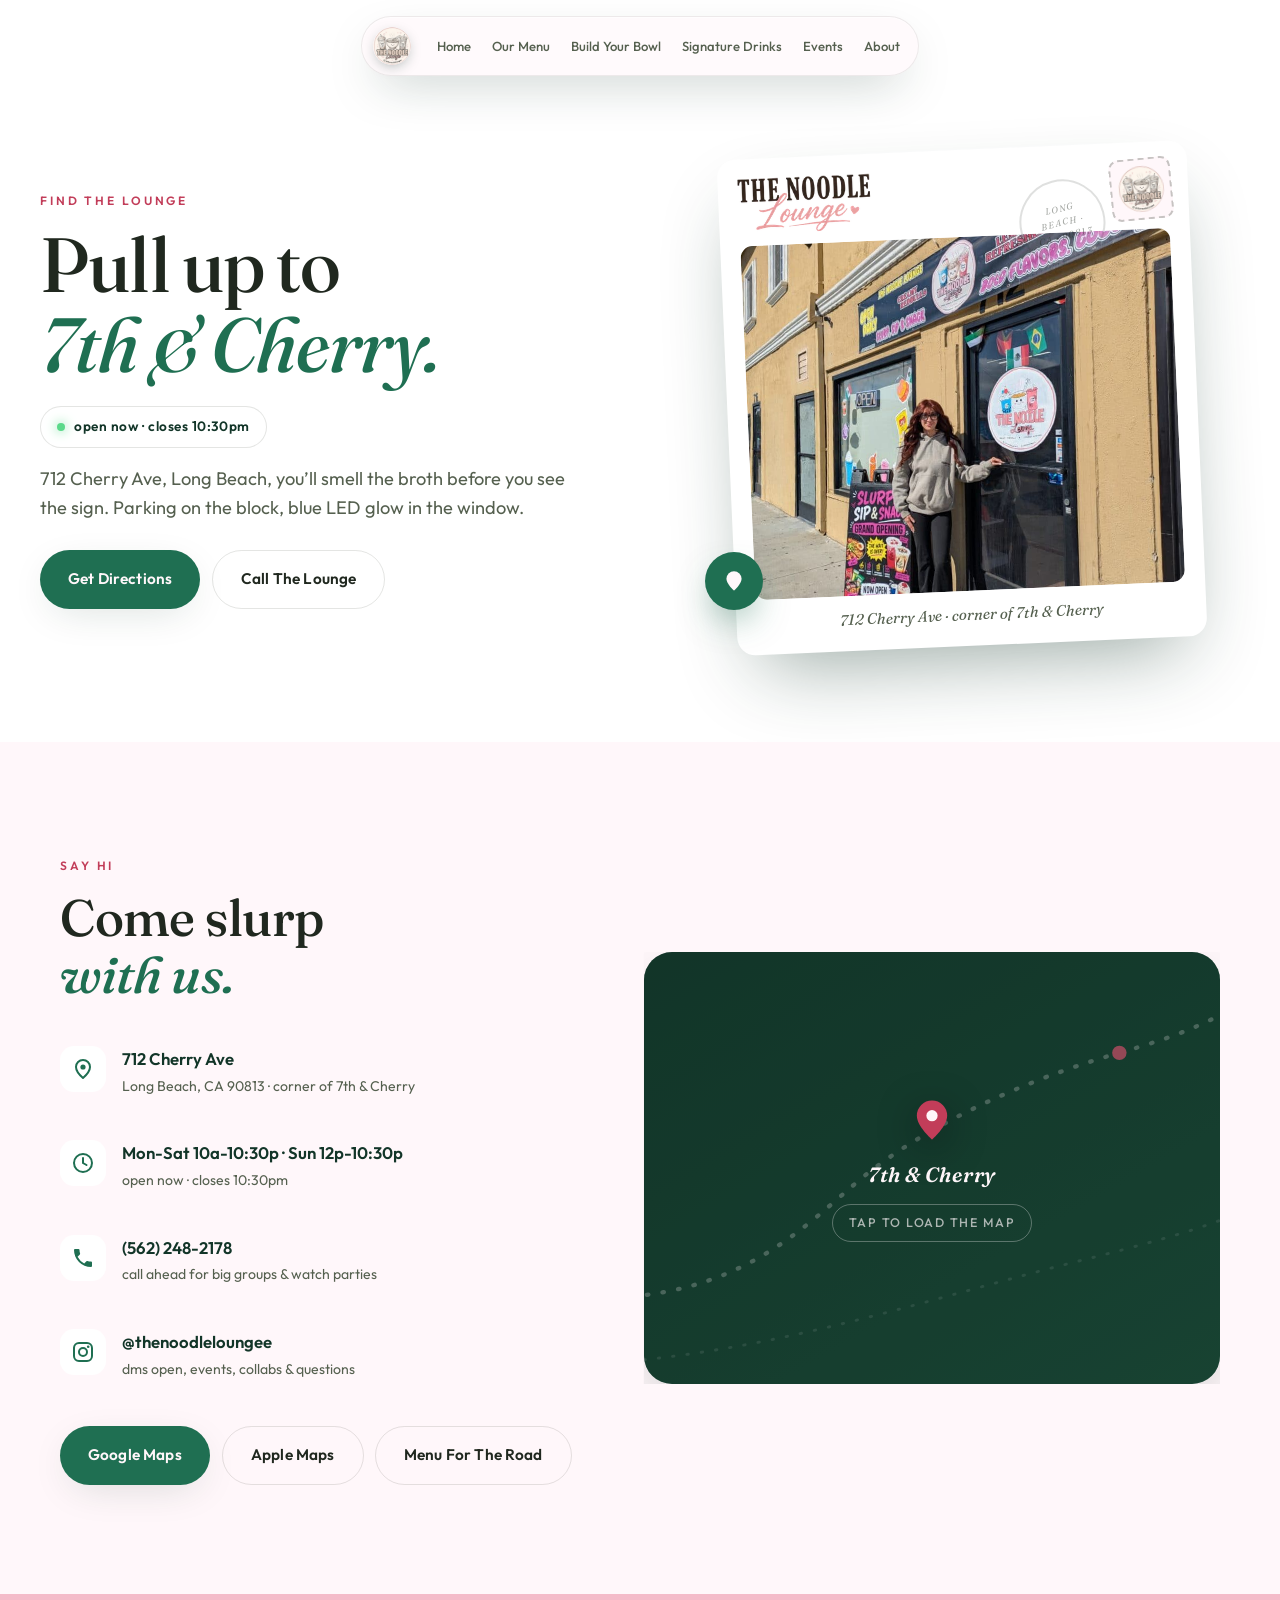
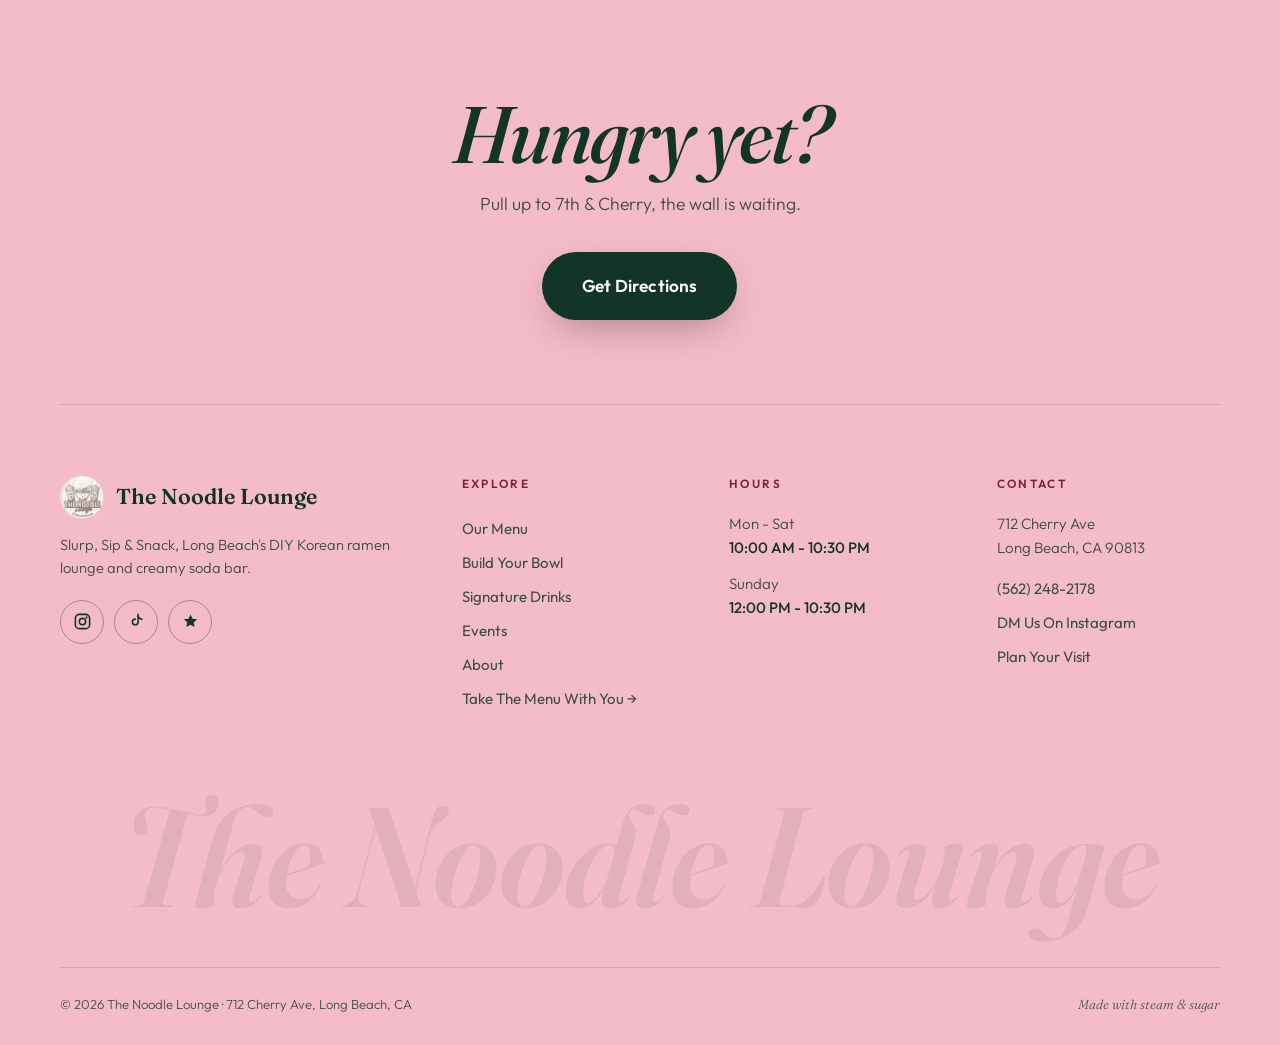
<file: visit.html>
<!DOCTYPE html>
<html lang="en">
<head>
<meta charset="UTF-8" />
<meta name="viewport" content="width=device-width, initial-scale=1.0, viewport-fit=cover" />
<script>document.documentElement.classList.add("js");</script>
<title>visit us · the noodle lounge · 712 cherry ave, long beach</title>
<meta name="description" content="Find The Noodle Lounge at 712 Cherry Ave, Long Beach (7th & Cherry). Open late every night. Call (562) 248-2178." />
<meta name="theme-color" content="#F4BBC9" />
<link rel="canonical" href="https://www.thenoodlelounge.com/visit" />
<meta property="og:title" content="visit us · the noodle lounge · 712 cherry ave, long beach" />
<meta property="og:description" content="Find The Noodle Lounge at 712 Cherry Ave, Long Beach (7th & Cherry). Open late every night. Call (562) 248-2178." />
<meta property="og:image" content="https://www.thenoodlelounge.com/assets/img/og-card.jpg" />
<meta property="og:url" content="https://www.thenoodlelounge.com/visit" />
<meta name="twitter:card" content="summary_large_image" />
<link rel="icon" type="image/png" sizes="64x64" href="./assets/img/favicon-32.png" />
<link rel="apple-touch-icon" href="./assets/img/apple-touch-icon.png" />
<link rel="manifest" href="./site.webmanifest" />
<link rel="preconnect" href="https://fonts.googleapis.com" />
<link rel="preconnect" href="https://fonts.gstatic.com" crossorigin />
<link href="https://fonts.googleapis.com/css2?family=Fraunces:ital,opsz,wght@0,9..144,400;0,9..144,500;0,9..144,600;1,9..144,400;1,9..144,600&family=Outfit:wght@300;400;500;600;700;800&display=swap" rel="stylesheet" />
<link rel="stylesheet" href="./styles.css?v=67" />
<script>
/* nl-debug: inert unless ?debug=1 - shows an on-device event timeline */
var nlDbg=false;try{if(location.search.indexOf("debug=1")>-1)localStorage.nlDebug="1";if(location.search.indexOf("debug=0")>-1)localStorage.removeItem("nlDebug");nlDbg=location.hash==="#debug"||localStorage.nlDebug==="1"}catch(e){}
if(nlDbg){(function(){
var L=[],t0=performance.now(),D=null;
function log(n){L.push(String((performance.now()-t0)|0).padStart(5," ")+"ms  "+n);if(L.length>120)L.shift();if(D)D.textContent=L.join("\n")}
try{var nav=(performance.getEntriesByType("navigation")[0]||{}).type||"?";log("NAV-TYPE: "+nav+(nav==="reload"?"  <<< PAGE WAS RELOADED!":""))}catch(e){}
log("UA: "+navigator.userAgent.split("(")[1].split(")")[0]);log("HTML classes: ["+document.documentElement.className+"]  vis="+document.visibilityState);try{var sk="nl-seen:"+location.pathname,sv=+localStorage.getItem(sk)||0;log("seen-key age: "+(sv?((Date.now()-sv)/1000|0)+"s":"none"))}catch(e){}var seenTran={};
log("viewport "+innerWidth+"x"+innerHeight+" dpr"+devicePixelRatio);
addEventListener("DOMContentLoaded",function(){
  D=document.createElement("pre");
  D.style.cssText="position:fixed;z-index:2147483647;bottom:84px;left:6px;right:6px;max-height:46vh;overflow:auto;background:rgba(0,0,0,.9);color:#7CFC7C;font:9px/1.45 Menlo,monospace;padding:8px;border-radius:10px;pointer-events:none;white-space:pre";
  document.body.appendChild(D);D.textContent=L.join("\n");
  new MutationObserver(function(){log("BODY CLASS -> ["+document.body.className+"]")}).observe(document.body,{attributes:true,attributeFilter:["class"]});
  new MutationObserver(function(){log("HTML CLASS -> ["+document.documentElement.className+"]")}).observe(document.documentElement,{attributes:true,attributeFilter:["class"]});
});
document.fonts&&document.fonts.ready.then(function(){log("FONTS ready")});
var iv=setInterval(function(){if(document.querySelector(".ts-inner")){log("MAIN.JS: heading split done");clearInterval(iv)}},40);
setTimeout(function(){clearInterval(iv);if(!document.querySelector(".ts-inner"))log("MAIN.JS: heading NOT split after 6s <<<")},6000);
addEventListener("animationstart",function(e){log("ANIM  "+e.animationName+"  "+(e.target.className||e.target.tagName).toString().slice(0,22))},true);
addEventListener("animationcancel",function(e){log("CANCEL "+e.animationName+" <<<")},true);
addEventListener("transitionrun",function(e){if(e.propertyName!=="opacity"&&e.propertyName!=="transform")return;var k=(e.target.className||"").toString().slice(0,22)+"|"+e.propertyName;if(seenTran[k]){log("<<< SECOND RUN "+k)}else{seenTran[k]=1;log("TRAN  "+e.propertyName+"  "+k.split("|")[0])}},true);addEventListener("pagehide",function(){log("PAGEHIDE")});
addEventListener("resize",function(){log("RESIZE "+innerWidth+"x"+innerHeight)});
addEventListener("pageshow",function(e){log("PAGESHOW persisted="+e.persisted)});
document.addEventListener("visibilitychange",function(){log("VIS "+document.visibilityState)});
addEventListener("scroll",function(){if(!window.__ls||Math.abs(scrollY-__ls)>200){window.__ls=scrollY;log("scroll y="+(scrollY|0))}},{passive:true});
})()}
</script>
</head>
<body>

<a class="skip" href="#main">skip to content</a>

<div class="progress" aria-hidden="true"><span id="progressBar"></span></div>
<nav class="nav" id="nav" aria-label="Main">
  <a class="nav__brand" href="./index.html">
    <img class="nav__logo" src="./assets/img/logo-96.webp" alt="The Noodle Lounge logo" width="38" height="38" />
    <img class="nav__wordmark" src="./assets/img/wordmark.webp" alt="The Noodle Lounge" width="217" height="90" />
  </a>
  <div class="nav__links">
    <a href="./index.html">home</a>
    <a href="./menu.html">our menu</a>
    <a href="./build.html">build your bowl</a>
    <a href="./drinks.html">signature drinks</a>
    <a href="./events.html">events</a>
    <a href="./about.html">about</a>
  </div>
</nav>



<button class="menuBtn" id="menuBtn" aria-label="Open menu" aria-expanded="false" aria-controls="drawer">
  <svg class="menuBtn__noodles" viewBox="0 0 24 24" aria-hidden="true">
    <path d="M3.5 7c2-1.5 4-1.5 6 0s4 1.5 6 0 3-1.2 5-.4" fill="none" stroke="currentColor" stroke-width="2" stroke-linecap="round"/>
    <path d="M3.5 12c2-1.5 4-1.5 6 0s4 1.5 6 0 3-1.2 5-.4" fill="none" stroke="currentColor" stroke-width="2" stroke-linecap="round"/>
    <path d="M3.5 17c2-1.5 4-1.5 6 0s4 1.5 6 0 3-1.2 5-.4" fill="none" stroke="currentColor" stroke-width="2" stroke-linecap="round"/>
  </svg>
  <svg class="menuBtn__x" viewBox="0 0 24 24" aria-hidden="true">
    <path d="m7 7 10 10M17 7 7 17" fill="none" stroke="currentColor" stroke-width="2.2" stroke-linecap="round"/>
  </svg>
</button>
<div class="drawer" id="drawer" role="dialog" aria-modal="true" aria-label="Site navigation" aria-hidden="true">
  <nav class="drawer__nav" aria-label="All pages">
    <a href="./index.html" style="--i:0">home</a>
    <a href="./menu.html" style="--i:1">our menu</a>
    <a href="./build.html" style="--i:2">build your bowl</a>
    <a href="./drinks.html" style="--i:3">signature drinks</a>
    <a href="./events.html" style="--i:4">events</a>
    <a href="./about.html" style="--i:5">about</a>
    <a href="./visit.html" class="is-active" style="--i:6">visit us</a>
  </nav>
  <div class="drawer__foot">
    <p><strong>712 Cherry Ave</strong> &middot; Long Beach, CA</p>
    <p>Mon-Sat 10a-10:30p &middot; Sun 12p-10:30p</p>
    <p><strong><a href="./assets/menu/noodle-lounge-menu-jul-2026.pdf" target="_blank" rel="noopener" download aria-label="Download the full menu (PDF)" style="display:inline-block;padding:4px 0">Get the Menu</a></strong></p>
  </div>
</div>

<nav class="botnav" aria-label="Quick navigation">
  <a href="./index.html">
    <svg viewBox="0 0 24 24" aria-hidden="true"><path d="M3 11.5 12 4l9 7.5" fill="none" stroke="currentColor" stroke-width="2" stroke-linecap="round" stroke-linejoin="round"/><path d="M5.5 10.5V20h13v-9.5" fill="none" stroke="currentColor" stroke-width="2" stroke-linecap="round" stroke-linejoin="round"/></svg>
    <span>home</span>
  </a>
  <a href="./menu.html">
    <svg viewBox="0 0 24 24" aria-hidden="true"><path d="M4 14h16a8 8 0 0 1-5 7.4V22H9v-.6A8 8 0 0 1 4 14Z" fill="currentColor"/><path d="M9 10.5c0-1.6 1.2-1.6 1.2-3.2S9 5 9 3.5m5 7c0-1.6 1.2-1.6 1.2-3.2S14 5 14 3.5" stroke="currentColor" stroke-width="1.8" stroke-linecap="round" fill="none"/></svg>
    <span>menu</span>
  </a>
  <a href="./drinks.html">
    <svg viewBox="0 0 24 24" aria-hidden="true"><path d="M6 3h12l-1.5 18h-9L6 3Z" fill="none" stroke="currentColor" stroke-width="2" stroke-linejoin="round"/><path d="M7 8h10" stroke="currentColor" stroke-width="2" stroke-linecap="round"/></svg>
    <span>drinks</span>
  </a>
  <a href="./about.html">
    <svg viewBox="0 0 24 24" aria-hidden="true"><circle cx="12" cy="12" r="9" fill="none" stroke="currentColor" stroke-width="2"/><path d="M12 11v5" stroke="currentColor" stroke-width="2" stroke-linecap="round"/><circle cx="12" cy="8" r="1.3" fill="currentColor"/></svg>
    <span>about</span>
  </a>
  <a href="./visit.html" class="is-active">
    <svg viewBox="0 0 24 24" aria-hidden="true"><path d="M12 21s-7-6.1-7-11a7 7 0 1 1 14 0c0 4.9-7 11-7 11Z" fill="none" stroke="currentColor" stroke-width="2" stroke-linejoin="round"/><circle cx="12" cy="10" r="2.6" fill="currentColor"/></svg>
    <span>visit</span>
  </a>
</nav>
<header class="vhero">
  <div class="vhero__inner">
    <div class="vhero__copy">
      <p class="kicker vhero__kick">find the lounge</p>
      <h1 class="vhero__title tsplit">Pull up to<br /><em>7th &amp; Cherry.</em></h1>
      <p class="vhero__status vhero__fade"><span class="hero__dot" id="heroDot"></span><span id="heroStatus">checking hours…</span></p>
      <p class="vhero__lead vhero__fade">712 Cherry Ave, Long Beach, you&rsquo;ll smell the broth before you see the sign. Parking on the block, blue LED glow in the window.</p>
      <div class="vhero__ctas vhero__fade">
        <a class="btn btn--primary" href="https://www.google.com/maps/search/?api=1&amp;query=The%20Noodle%20Lounge%20712%20Cherry%20Ave%20Long%20Beach%20CA" target="_blank" rel="noopener" data-magnetic>get directions</a>
        <a class="btn btn--outline" href="tel:+15622482178" data-magnetic>call the lounge</a>
      </div>
    </div>
    <div class="vpost" aria-hidden="true">
      <div class="vpost__card">
        <img class="vpost__wordmark" src="./assets/img/wordmark.webp" alt="" width="217" height="90" />
        <span class="vpost__stamp"><img src="./assets/img/logo-96.webp" alt="" width="192" height="192" /></span>
        <span class="vpost__postmark">long beach &middot; ca &middot; 90813</span>
        <figure class="vpost__photo"><img src="./assets/img/storefront-grand-opening.jpg" alt="" width="768" height="702" fetchpriority="high" decoding="async" /></figure>
        <p class="vpost__addr">712 Cherry Ave &middot; corner of 7th &amp; Cherry</p>
      </div>
      <span class="vpost__pin">
        <svg viewBox="0 0 24 24"><path d="M12 21s-7-6.1-7-11a7 7 0 1 1 14 0c0 4.9-7 11-7 11Z" fill="currentColor"/><circle cx="12" cy="10" r="2.6" fill="#FFF7FA"/></svg>
      </span>
    </div>
  </div>
</header>

<main id="main" tabindex="-1">
<section class="psec">
  <div class="visit__grid">
    <div>
      <p class="kicker reveal" data-reveal>say hi</p>
      <h2 class="h2 tsplit">Come slurp<br /><em>with us.</em></h2>
      <div class="visit__rows reveal" data-reveal="stagger">
        <div class="vrow">
          <svg viewBox="0 0 24 24"><path d="M12 21s-7-6.1-7-11a7 7 0 1 1 14 0c0 4.9-7 11-7 11Z" fill="none" stroke="currentColor" stroke-width="2" stroke-linejoin="round"/><circle cx="12" cy="10" r="2.6" fill="currentColor"/></svg>
          <div><strong>712 Cherry Ave</strong><span>Long Beach, CA 90813 · corner of 7th &amp; Cherry</span></div>
        </div>
        <div class="vrow">
          <svg viewBox="0 0 24 24"><circle cx="12" cy="12" r="9" fill="none" stroke="currentColor" stroke-width="2"/><path d="M12 7v5l3.5 2" fill="none" stroke="currentColor" stroke-width="2" stroke-linecap="round"/></svg>
          <div><strong>Mon-Sat 10a-10:30p · Sun 12p-10:30p</strong><span id="visitStatusSub">open late, every night</span></div>
        </div>
        <div class="vrow">
          <svg viewBox="0 0 24 24"><path d="M6.6 10.8a15 15 0 0 0 6.6 6.6l2.2-2.2a1 1 0 0 1 1-.24 11 11 0 0 0 3.6.6 1 1 0 0 1 1 1V20a1 1 0 0 1-1 1A17 17 0 0 1 3 4a1 1 0 0 1 1-1h3.5a1 1 0 0 1 1 1 11 11 0 0 0 .6 3.6 1 1 0 0 1-.25 1Z" fill="currentColor"/></svg>
          <div><strong><a href="tel:+15622482178">(562) 248-2178</a></strong><span>call ahead for big groups &amp; watch parties</span></div>
        </div>
        <div class="vrow">
          <svg viewBox="0 0 24 24"><rect x="3" y="3" width="18" height="18" rx="5" fill="none" stroke="currentColor" stroke-width="2"/><circle cx="12" cy="12" r="4" fill="none" stroke="currentColor" stroke-width="2"/><circle cx="17.2" cy="6.8" r="1.3" fill="currentColor"/></svg>
          <div><strong><a href="https://www.instagram.com/thenoodleloungee/" target="_blank" rel="noopener">@thenoodleloungee</a></strong><span>dms open, events, collabs &amp; questions</span></div>
        </div>
      </div>
      <div class="visit__actions reveal" data-reveal>
        <a class="btn btn--primary" href="https://www.google.com/maps/search/?api=1&amp;query=The%20Noodle%20Lounge%20712%20Cherry%20Ave%20Long%20Beach%20CA" target="_blank" rel="noopener" data-magnetic>Google Maps</a>
        <a class="btn btn--outline" href="https://maps.apple.com/place?place-id=I857D2AC94E03E2AB&address=712+Cherry+Ave,+Long+Beach,+CA+90813" target="_blank" rel="noopener" data-magnetic>apple maps</a>
        <a class="btn btn--outline" href="./assets/menu/noodle-lounge-menu-jul-2026.pdf" target="_blank" rel="noopener" download aria-label="Download the full menu (PDF)" data-magnetic>Menu for the road</a>
      </div>
    </div>
    <div class="visit__map reveal" data-reveal="mask">
      <button class="mapload mapload--card" id="mapLoad" aria-label="Load the interactive map">
        <svg class="mapload__route" viewBox="0 0 400 300" aria-hidden="true" preserveAspectRatio="xMidYMid slice">
          <path d="M-20 240 C 80 235, 120 180, 160 150 S 260 90, 330 70 S 400 40, 430 30" fill="none" stroke="rgba(255,247,250,.35)" stroke-width="3" stroke-dasharray="1 10" stroke-linecap="round"/>
          <path d="M-20 285 C 100 275, 200 240, 300 215 S 400 185, 430 175" fill="none" stroke="rgba(255,247,250,.14)" stroke-width="2" stroke-dasharray="1 9" stroke-linecap="round"/>
          <circle cx="330" cy="70" r="5" fill="#D9536F"/>
        </svg>
        <span class="mapload__pin">
          <svg viewBox="0 0 24 24"><path d="M12 21s-7-6.1-7-11a7 7 0 1 1 14 0c0 4.9-7 11-7 11Z" fill="currentColor"/><circle cx="12" cy="10" r="2.6" fill="#FFF7FA"/></svg>
          <b>7th &amp; Cherry</b>
          <span class="mapload__hint">tap to load the map</span>
        </span>
      </button>
    </div>
  </div>
</section>
</main>
<footer class="footer">
  <div class="footer__cta">
    <h2 class="tsplit">Hungry yet?</h2>
    <p>Pull up to 7th &amp; Cherry, the wall is waiting.</p>
    <div class="footer__ctaRow">
      <a class="btn btn--cream btn--big" href="https://www.google.com/maps/search/?api=1&amp;query=The%20Noodle%20Lounge%20712%20Cherry%20Ave%20Long%20Beach%20CA" target="_blank" rel="noopener" data-magnetic>get directions</a>
    </div>
  </div>
  <div class="footer__grid">
    <div class="footer__brand">
      <a class="footer__logo" href="./index.html"><img src="./assets/img/logo-96.webp" alt="" width="44" height="44" loading="lazy" decoding="async" />The Noodle Lounge</a>
      <p>Slurp, Sip &amp; Snack, Long Beach's DIY Korean ramen lounge and creamy soda bar.</p>
      <div class="footer__social">
        <a href="https://www.instagram.com/thenoodleloungee/" target="_blank" rel="noopener" aria-label="Instagram"><svg viewBox="0 0 24 24"><rect x="3" y="3" width="18" height="18" rx="5" fill="none" stroke="currentColor" stroke-width="2"/><circle cx="12" cy="12" r="4" fill="none" stroke="currentColor" stroke-width="2"/><circle cx="17.2" cy="6.8" r="1.3" fill="currentColor"/></svg></a>
        <a href="https://www.tiktok.com/@thenoodleloungee" target="_blank" rel="noopener" aria-label="TikTok"><svg viewBox="0 0 24 24"><path d="M14 3v9.6a3.6 3.6 0 1 1-3.6-3.6" fill="none" stroke="currentColor" stroke-width="2" stroke-linecap="round"/><path d="M14 5.5c.8 2 2.6 3.4 5 3.6" fill="none" stroke="currentColor" stroke-width="2" stroke-linecap="round"/></svg></a>
        <a href="https://www.yelp.com/biz/the-noodle-lounge-long-beach" target="_blank" rel="noopener" aria-label="Yelp"><svg viewBox="0 0 24 24"><path d="m12 3 2.5 5.6 6 .6-4.5 4 1.3 5.9L12 16l-5.3 3.1L8 13.2l-4.5-4 6-.6L12 3Z" fill="currentColor"/></svg></a>
      </div>
    </div>
    <div class="footer__col">
      <h3>explore</h3>
      <a href="./menu.html">our menu</a>
      <a href="./build.html">build your bowl</a>
      <a href="./drinks.html">signature drinks</a>
      <a href="./events.html">events</a>
          <a href="./about.html">about</a>
      <a href="./assets/menu/noodle-lounge-menu-jul-2026.pdf" target="_blank" rel="noopener" download aria-label="Download the full menu (PDF)">Take the menu with you →</a>
    </div>
    <div class="footer__col">
      <h3>hours</h3>
      <p>Mon - Sat<br /><strong>10:00 AM - 10:30 PM</strong></p>
      <p>Sunday<br /><strong>12:00 PM - 10:30 PM</strong></p>
    </div>
    <div class="footer__col">
      <h3>contact</h3>
      <p>712 Cherry Ave<br />Long Beach, CA 90813</p>
      <a href="tel:+15622482178">(562) 248-2178</a>
      <a href="https://www.instagram.com/thenoodleloungee/" target="_blank" rel="noopener">DM us on Instagram</a>
      <a href="./visit.html">Plan Your Visit</a>
    </div>
  </div>
  <p class="footer__wordmark" aria-hidden="true">The Noodle Lounge</p>
  <div class="footer__base">
    <p>© <span id="year">2026</span> The Noodle Lounge · 712 Cherry Ave, Long Beach, CA</p>
    <p class="footer__madewith">Made with steam &amp; sugar</p>
  </div>
</footer>

<script>setTimeout(function(){if(!window.__nlBoot){document.body.classList.add("hero-live");document.body.classList.add("is-static");document.documentElement.classList.add("nl-rescue");}},1600);</script>
<script src="./main.js?v=67" defer></script>
</body>
</html>
</file>
<file: styles.css>
/* ==========================================================================
   the noodle lounge - design system v3
   cream + deep emerald · Fraunces + Outfit · multi-page · ocha-grade motion
   ========================================================================== */
:root{
  --cream:#FFF7FA;
  --ivory:#FBEFF4;
  --sage:#FFFFFF;
  --white:#FFFFFF;
  --pine:#123528;
  --pine-2:#1B4A37;
  --emerald:#1F6F52;
  --ink:#20281F;
  --ink-soft:#55604F;
  --berry:#D9536F;
  --butter:#C23D59;
  --pnl-butter:#F4BBC9;
  --pnl-pink:#F4BBC9;
  --pnl-sage:#CBD9A6;
  --pnl-blue:#BFD8E8;
  /* --- consolidation tokens (Phase B prep): rgb triplets for alpha use --- */
  --pine-rgb:18,53,40;
  --pine-deep-rgb:15,42,31;
  --pine-black-rgb:10,28,20;
  --emerald-rgb:31,111,82;
  --ink-rgb:32,40,31;
  --cream-rgb:255,247,250;
  --white-rgb:255,255,255;
  --pink-rgb:244,187,201;
  --berry-rgb:217,83,111;
  --matcha-ink-rgb:46,74,33;
  /* sun (yellow) family */
  --sun-1:#FFD9E4;
  --sun-2:#F4BBC9;
  --sun-3:#FFFFFF;
  --sun-4:#FFF0F5;
  --sun-ink:#7A2136;
  /* green additions */
  --mint:#FFD9E4;
  --matcha:#CBD9A6;
  --matcha-ink:#2E4A21;
  --matcha-glow:#A8C79B;
  --go:#5BD98A;
  /* pink family */
  --pink-1:#F4BBC9;
  --pink-2:#FFD9E4;
  --pink-3:#E48BA0;
  --mauve:#D9BFD4;
  --pink-ink:#7A2136;
  --line:rgba(32,40,31,.12);
  --line-light:rgba(255,247,250,.18);
  --r-lg:28px;
  --r-md:20px;
  --r-pill:999px;
  --shadow-soft:0 10px 40px -12px rgba(18,53,40,.18);
  --shadow-float:0 24px 70px -20px rgba(18,53,40,.35);
  --font-d:'Fraunces', Georgia, serif;
  --font-b:'Outfit', system-ui, -apple-system, sans-serif;
  --maxw:1160px;
  --ease:cubic-bezier(.22,1,.36,1);
}

*{box-sizing:border-box;margin:0;padding:0}
html{scroll-behavior:smooth;-webkit-text-size-adjust:100%}
body{
  background:var(--cream);color:var(--ink);
  font-family:var(--font-b);font-weight:400;line-height:1.6;
  -webkit-font-smoothing:antialiased;overflow-x:hidden;
  -webkit-tap-highlight-color:transparent;
}
a{color:inherit;text-decoration:none;touch-action:manipulation}
img{max-width:100%;display:block}
ul,ol{list-style:none}
button{font:inherit;border:none;background:none;cursor:pointer;color:inherit;touch-action:manipulation}
section{scroll-margin-top:110px}
.skip{position:absolute;left:-9999px;top:12px;z-index:200;background:var(--cream);color:var(--pine);padding:10px 16px;border-radius:10px;font-weight:500}
.skip:focus{left:12px}
::selection{background:var(--emerald);color:var(--cream)}
.sr-only{position:absolute;width:1px;height:1px;padding:0;margin:-1px;overflow:hidden;clip:rect(0 0 0 0);white-space:nowrap;border:0}

/* ---------- cross-document page transitions ---------- */
@keyframes vt-out{to{opacity:0;transform:translateY(-14px)}}
@keyframes vt-in{from{opacity:0;transform:translateY(18px)}}
::view-transition-old(root){animation:vt-out .3s ease forwards}
::view-transition-new(root){animation:vt-in .55s var(--ease)}

/* ---------- scroll progress ---------- */
.progress{position:fixed;top:0;left:0;right:0;height:3px;z-index:120;pointer-events:none}
.progress span{display:block;height:100%;width:100%;background:linear-gradient(90deg,var(--emerald),var(--butter));transform-origin:0 50%;transform:scaleX(0)}

/* ---------- type ---------- */
.kicker{
  font-weight:600;font-size:.75rem;letter-spacing:.24em;text-transform:uppercase;
  color:var(--butter);display:inline-flex;align-items:center;gap:10px;margin-bottom:14px;
}
.kicker--light{color:var(--mint)}
.h2{
  font-family:var(--font-d);font-weight:500;
  font-size:clamp(1.9rem,5vw,3.2rem);
  line-height:1.12;letter-spacing:-.008em;color:var(--ink);
}
.h2 em{font-style:italic;color:var(--emerald)}
.h2--light{color:var(--cream)}
.h2--light em{color:var(--sun-1)}
.lead{color:var(--ink-soft);font-size:clamp(1rem,2.4vw,1.13rem);max-width:52ch;margin-top:16px}
.lead--light{color:rgba(var(--cream-rgb),.75)}

/* ---------- buttons ---------- */
.btn{
  font-weight:600;font-size:.96rem;letter-spacing:.01em;text-transform:capitalize;
  display:inline-flex;align-items:center;gap:10px;
  padding:16px 28px;border-radius:var(--r-pill);
  transition:transform .25s var(--ease),box-shadow .25s var(--ease),background .2s,color .2s,border-color .2s;
  will-change:transform;cursor:pointer;white-space:nowrap;
}
.btn svg{width:19px;height:19px;flex:none}
.btn:active{transform:scale(.97)}
.btn--primary{background:var(--emerald);color:var(--cream);box-shadow:var(--shadow-soft)}
.btn--primary:hover{background:var(--pine-2);transform:translateY(-3px);box-shadow:var(--shadow-float)}
.btn--dark{background:var(--pine);color:var(--cream);box-shadow:var(--shadow-soft)}
.btn--dark:hover{background:var(--pine-2);transform:translateY(-3px);box-shadow:var(--shadow-float)}
.btn--cream{background:var(--cream);color:var(--pine);box-shadow:0 14px 40px -12px rgba(0,0,0,.35)}
.btn--cream:hover{background:var(--white);transform:translateY(-3px)}
.btn--outline{background:transparent;color:var(--ink);border:1.5px solid var(--line);box-shadow:none}
.btn--outline:hover{border-color:var(--emerald);color:var(--emerald);transform:translateY(-3px)}
.btn--outline-light{background:rgba(var(--cream-rgb),.06);color:var(--cream);border:1.5px solid rgba(var(--cream-rgb),.4);backdrop-filter:blur(8px);-webkit-backdrop-filter:blur(8px)}
.btn--outline-light:hover{border-color:var(--cream);background:rgba(var(--cream-rgb),.14);transform:translateY(-3px)}
.btn--big{padding:20px 40px;font-size:1.08rem}

/* ==========================================================================
   NAVIGATION - premium floating pill
   ========================================================================== */
.nav{
  position:fixed;top:16px;left:50%;transform:translateX(-50%);z-index:100;
  /* width:max-content - left:50% otherwise caps shrink-to-fit at half the
     viewport and the last link spills out of the pill */
  width:max-content;
  display:flex;align-items:center;gap:4px;
  background:rgba(var(--cream-rgb),.66);
  backdrop-filter:blur(20px) saturate(1.5);
  -webkit-backdrop-filter:blur(20px) saturate(1.5);
  border:1px solid rgba(var(--ink-rgb),.08);
  border-radius:var(--r-pill);
  padding:7px 8px 7px 8px;
  box-shadow:0 18px 50px -18px rgba(var(--pine-rgb),.35), inset 0 1px 0 rgba(var(--white-rgb),.6);
  transition:transform .45s var(--ease),box-shadow .3s;
  max-width:calc(100vw - 28px);
}
.nav.is-hidden{transform:translate(-50%,-140%)}
.nav__brand{display:flex;align-items:center;gap:9px;padding:3px 10px 3px 3px;margin-right:2px;flex:none}
.nav__logo{width:38px;height:38px;border-radius:50%;box-shadow:0 4px 14px -4px rgba(var(--pine-rgb),.4);transition:transform .35s var(--ease)}
.nav__brand:hover .nav__logo{transform:rotate(-8deg) scale(1.06)}
.nav__brandname{
  font-family:var(--font-d);font-weight:600;font-size:1rem;color:var(--pine);white-space:nowrap;
}
.nav__wordmark{height:30px;width:auto;display:block}
.nav__links{display:flex;gap:1px;flex:none}
.nav__links a{
  position:relative;font-weight:500;font-size:.85rem;color:var(--ink-soft);
  padding:10px 12px;border-radius:var(--r-pill);white-space:nowrap;
  transition:color .2s;text-transform:capitalize;
}
.nav__links a::after{
  content:"";position:absolute;left:50%;bottom:5px;transform:translateX(-50%) scaleX(0);
  width:calc(100% - 26px);height:2px;border-radius:2px;background:var(--butter);
  transition:transform .3s var(--ease);transform-origin:center;
}
.nav__links a:hover{color:var(--pine)}
.nav__links a:hover::after{transform:translateX(-50%) scaleX(.6)}
.nav__links a.is-active{background:var(--pine);color:var(--cream)}
.nav__links a.is-active::after{display:none}
.nav__cta{
  display:flex;align-items:center;gap:7px;
  background:var(--emerald);color:var(--cream);
  font-weight:600;font-size:.86rem;white-space:nowrap;
  padding:11px 18px;border-radius:var(--r-pill);margin-left:4px;flex:none;
  box-shadow:0 8px 22px -8px rgba(var(--emerald-rgb),.55);
  transition:background .2s,transform .25s var(--ease),box-shadow .25s;
}
.nav__cta svg{width:15px;height:15px}
.nav__cta span{text-transform:capitalize}
.nav__cta:hover{background:var(--pine-2);transform:translateY(-2px);box-shadow:0 14px 30px -10px rgba(var(--emerald-rgb),.6)}

/* visit-us CTA - fixed top right, stronger than nav links */
.navCta{
  position:fixed;top:16px;right:20px;z-index:101;
  display:inline-flex;align-items:center;gap:8px;
  background:var(--emerald);color:var(--cream);
  font-weight:600;font-size:.9rem;white-space:nowrap;
  padding:13px 22px;border-radius:var(--r-pill);
  box-shadow:0 14px 34px -12px rgba(var(--emerald-rgb),.6), inset 0 1px 0 rgba(var(--white-rgb),.14);
  transition:transform .45s var(--ease),background .25s,box-shadow .25s;
  overflow:hidden;
}
.navCta svg{width:16px;height:16px;flex:none}
.navCta::after{
  content:"";position:absolute;inset:0;
  background:linear-gradient(115deg,transparent 30%,rgba(var(--white-rgb),.28) 48%,transparent 62%);
  transform:translateX(-130%);
}
.navCta:hover{background:var(--pine-2);transform:translateY(-2px);box-shadow:0 20px 42px -12px rgba(var(--emerald-rgb),.7)}
.navCta:hover::after{animation:d-sheen .9s var(--ease) forwards}
.navCta.is-hidden{transform:translateY(-160%)}

/* mobile hamburger + glass drawer */
.menuBtn{
  position:fixed;top:calc(8px + env(safe-area-inset-top, 0px));right:14px;z-index:130;
  width:48px;height:48px;border-radius:50%;
  background:rgba(255,255,255,.95);
  backdrop-filter:blur(16px) saturate(1.4);
  -webkit-backdrop-filter:blur(16px) saturate(1.4);
  border:1px solid rgba(var(--ink-rgb),.1);
  box-shadow:0 12px 32px -12px rgba(var(--pine-rgb),.4);
  display:none;align-items:center;justify-content:center;
  color:var(--berry);
  transition:background .3s,transform .3s var(--ease),color .3s;
}
.menuBtn:active{transform:scale(.94)}
.menuBtn svg{position:absolute;width:23px;height:23px;transition:opacity .3s ease,transform .4s var(--ease)}
.menuBtn__noodles{opacity:1;transform:rotate(0deg) scale(1)}
.menuBtn__x{opacity:0;transform:rotate(-50deg) scale(.55)}
.menuBtn.is-open{background:var(--pink-1);color:var(--pink-ink)}
.menuBtn.is-open .menuBtn__noodles{opacity:0;transform:rotate(50deg) scale(.55)}
.menuBtn.is-open .menuBtn__x{opacity:1;transform:rotate(0deg) scale(1)}
.drawer{
  position:fixed;inset:0;z-index:120;
  background:rgba(255,255,255,.96);
  backdrop-filter:blur(22px) saturate(1.3);
  -webkit-backdrop-filter:blur(22px) saturate(1.3);
  display:flex;flex-direction:column;justify-content:center;gap:40px;
  padding:90px 30px calc(44px + env(safe-area-inset-bottom, 0px));
  clip-path:circle(0px at calc(100% - 38px) 38px);
  visibility:hidden;
  transition:clip-path .65s var(--ease),visibility 0s linear .65s;
}
.drawer.is-open{clip-path:circle(150% at calc(100% - 38px) 38px);visibility:visible;transition:clip-path .65s var(--ease)}
.drawer__nav{display:flex;flex-direction:column;gap:4px}
.drawer__nav a{
  font-family:var(--font-d);font-weight:500;font-size:clamp(1.9rem,7vw,2.5rem);
  color:rgba(var(--pine-rgb),.85);line-height:1.35;text-transform:capitalize;
  opacity:0;transform:translateY(22px);
  transition:opacity .5s var(--ease),transform .5s var(--ease),color .25s;
}
.drawer.is-open .drawer__nav a{
  opacity:1;transform:none;
  transition-delay:calc(.12s + var(--i,0) * 55ms);
}
.drawer__nav a:hover{color:var(--pine)}
.drawer__nav a.is-active{color:var(--berry);font-style:italic}
.drawer__foot{
  border-top:1px solid rgba(var(--pine-rgb),.16);padding-top:22px;
  color:rgba(var(--pine-rgb),.72);font-size:.9rem;font-weight:300;
  opacity:0;transition:opacity .5s ease .45s;
}
.drawer.is-open .drawer__foot{opacity:1}
.drawer__foot strong{color:var(--pine);font-weight:500}
body.drawer-open{overflow:hidden}

/* mobile bottom nav */
.botnav{
  position:fixed;left:50%;bottom:calc(14px + env(safe-area-inset-bottom, 0px));transform:translateX(-50%);z-index:100;
  display:none;align-items:stretch;gap:2px;
  background:rgba(255,255,255,.94);
  backdrop-filter:blur(20px) saturate(1.3);
  -webkit-backdrop-filter:blur(20px) saturate(1.3);
  border:1px solid rgba(var(--pine-rgb),.14);
  border-radius:26px;padding:8px;
  box-shadow:0 18px 50px -12px rgba(0,0,0,.5);
  width:min(430px,calc(100vw - 24px));
}
.botnav a{
  flex:1;display:flex;flex-direction:column;align-items:center;gap:4px;
  padding:8px 2px;border-radius:18px;
  color:var(--butter);font-weight:500;font-size:.62rem;letter-spacing:.04em;text-transform:capitalize;
  transition:color .2s,background .25s var(--ease),transform .2s;
}
.botnav a svg{width:21px;height:21px;color:var(--berry)}
.botnav a.is-active svg{color:var(--pink-ink)}
.botnav a.is-active{color:var(--pink-ink);background:var(--pink-2)}
.botnav a:active{transform:scale(.92)}

/* ==========================================================================
   HERO - color-blocked panel carousel (home)
   ========================================================================== */
.shero{position:relative;background:var(--pine)}
.hero{
  position:sticky;top:0;height:100vh;height:100svh;background:var(--pine);
  display:flex;flex-direction:column;
  padding:88px 18px 30px;overflow:hidden;
}
.shero__steps{position:absolute;right:34px;top:50%;transform:translateY(-50%);z-index:8;display:flex;flex-direction:column;gap:8px}
.shero__steps i{width:3px;height:26px;border-radius:3px;background:rgba(var(--cream-rgb),.22);overflow:hidden;position:relative;display:block}
.shero__steps i::after{content:"";position:absolute;inset:0;background:var(--butter);transform:scaleY(var(--f,0));transform-origin:50% 0}
.hero__statusPill{
  position:absolute;top:92px;left:34px;z-index:6;
  display:inline-flex;align-items:center;gap:9px;
  font-weight:500;font-size:.78rem;letter-spacing:.1em;text-transform:lowercase;
  color:rgba(var(--cream-rgb),.85);
  border:1px solid rgba(var(--cream-rgb),.22);border-radius:var(--r-pill);
  padding:8px 15px;background:rgba(var(--pine-rgb),.4);backdrop-filter:blur(8px);-webkit-backdrop-filter:blur(8px);
}
.hero__dot{width:8px;height:8px;border-radius:50%;background:rgba(var(--cream-rgb),.5);flex:none}
.hero__dot.is-open{background:var(--go);box-shadow:0 0 12px var(--go)}
.hero__dot.is-closed{background:var(--berry);box-shadow:0 0 12px var(--berry)}

.pstrip{
  flex:1;display:grid;grid-template-columns:24% 52% 24%;
  border-radius:26px;overflow:hidden;min-height:520px;
  box-shadow:0 30px 90px -30px rgba(0,0,0,.55);
}
.pslot{
  position:relative;background:var(--pnl,var(--sun-2));color:var(--pnl-ink,var(--sun-ink));
  display:flex;flex-direction:column;align-items:center;
  padding:56px 24px 28px;overflow:hidden;
  transition:background .7s var(--ease);
  border:none;text-align:center;
}
.pslot__over{
  font-family:var(--font-d);font-style:italic;font-weight:400;
  font-size:clamp(.95rem,1.6vw,1.15rem);opacity:.75;margin-bottom:10px;
}
.pslot__title{
  font-family:var(--font-b);font-weight:800;text-transform:uppercase;
  letter-spacing:-.01em;line-height:.96;
  font-size:clamp(1.9rem,4.6vw,3.6rem);max-width:12ch;
}
.pslot__fig{
  position:relative;margin:auto 0;width:min(64%,42vh);
  animation:pfloat 5.5s ease-in-out infinite;
  will-change:transform;
}
.pslot__fig::after{
  content:"";position:absolute;left:10%;right:10%;bottom:-11%;height:9%;
  background:radial-gradient(50% 50% at 50% 50%, rgba(0,0,0,.32), transparent 70%);
  border-radius:50%;
}
.pslot__fig img{width:100%;height:100%;object-fit:cover;box-shadow:0 30px 60px -20px rgba(0,0,0,.35)}
.pslot__fig--round{aspect-ratio:1}
.pslot__fig--round img{border-radius:50%}
.pslot__fig--tall{aspect-ratio:3/4.4;width:min(52%,34vh)}
.pslot__fig--tall img{border-radius:999px;object-position:50% 78%}
@keyframes pfloat{0%,100%{transform:translateY(0)}50%{transform:translateY(-13px)}}
.pslot--center{padding-bottom:40px;justify-content:center;gap:2px}
.pslot--center .pslot__over{margin-bottom:6px}
/* height-drive the centered product so the CTA never clips on tall drinks */
.pslot--center .pslot__fig{width:auto;height:min(44vh,340px);margin:18px 0}
.pslot--center .pslot__fig--tall{aspect-ratio:3/4.4}
.pslot--center .pslot__fig--round{aspect-ratio:1}
.pslot__cta{
  font-weight:700;font-size:1rem;letter-spacing:.02em;text-transform:capitalize;
  background:var(--sun-3);color:var(--pine);
  padding:17px 34px;border-radius:18px;margin-top:22px;flex:none;
  box-shadow:0 16px 40px -14px rgba(0,0,0,.35);
  transition:transform .25s var(--ease),box-shadow .25s,background .2s;
}
.pslot__cta:hover{transform:translateY(-3px);background:var(--sun-4);box-shadow:0 22px 50px -14px rgba(0,0,0,.4)}
.pslot--side{cursor:pointer}
.pslot--side .pslot__title{opacity:.28;font-size:clamp(1.5rem,3vw,2.6rem)}
.pslot--side .pslot__fig{opacity:.95;width:min(88%,36vh)}
.pslot--left .pslot__title{transform:translateX(-18%)}
.pslot--right .pslot__title{transform:translateX(18%)}
.pslot--left .pslot__fig{transform:translateX(-34%)}
.pslot--right .pslot__fig{transform:translateX(34%)}
.pslot--left .pslot__fig,.pslot--right .pslot__fig{animation:none}
.pslot--side:hover .pslot__title{opacity:.5}
.pslot--side::after{content:"";position:absolute;inset:0;background:rgba(var(--white-rgb),0);transition:background .3s}
.pslot--side:hover::after{background:rgba(var(--white-rgb),.08)}
.pslot__over,.pslot__title,.pslot__fig,.pslot__cta{transition:opacity .32s ease,transform .32s var(--ease)}
.pslot.is-swap .pslot__over,.pslot.is-swap .pslot__title,.pslot.is-swap .pslot__fig,.pslot.is-swap .pslot__cta{opacity:0;transform:translateY(16px)}
.pslot--left.is-swap .pslot__fig{transform:translateX(-34%) translateY(16px)}
.pslot--right.is-swap .pslot__fig{transform:translateX(34%) translateY(16px)}
.pslot--left.is-swap .pslot__title{transform:translateX(-18%) translateY(12px)}
.pslot--right.is-swap .pslot__title{transform:translateX(18%) translateY(12px)}

.hero__chrome{display:flex;align-items:center;justify-content:space-between;gap:16px;padding:16px 10px 0}
.hero__social{display:flex;gap:8px}
.hero__social a{
  width:40px;height:40px;border-radius:12px;display:flex;align-items:center;justify-content:center;
  color:var(--cream);border:1.5px solid rgba(var(--cream-rgb),.22);
  transition:background .2s,color .2s,transform .2s;
}
.hero__social a svg{width:17px;height:17px}
.hero__social a:hover{background:var(--cream);color:var(--pine);transform:translateY(-2px)}
.hero__wordmark{display:flex;align-items:center;gap:10px;font-family:var(--font-d);font-weight:600;font-size:1.05rem;color:var(--cream)}
.hero__wordmark img{width:30px;height:30px;border-radius:50%}
.hero__down{
  width:44px;height:44px;border-radius:14px;display:flex;align-items:center;justify-content:center;
  background:var(--sun-3);color:var(--pine);
  animation:downnudge 2.4s ease-in-out infinite;
  transition:transform .25s var(--ease);
}
.hero__down svg{width:19px;height:19px}
@keyframes downnudge{0%,100%{transform:translateY(0)}50%{transform:translateY(4px)}}
.hero__videoLayer{
  position:absolute;right:34px;bottom:92px;z-index:7;
  width:min(190px,24vw);aspect-ratio:9/16;object-fit:cover;
  border-radius:18px;border:3px solid var(--cream);
  box-shadow:0 26px 60px -18px rgba(0,0,0,.55);
  opacity:0;transform:translateY(14px);
  transition:opacity 1s ease,transform 1s var(--ease);
}
.hero__videoLayer.is-live{opacity:1;transform:none}

/* ==========================================================================
   PAGE HERO - subpages
   ========================================================================== */
.phero{
  background:var(--pine);padding:104px 18px 18px;
}
.phero__panel{
  position:relative;max-width:calc(var(--maxw) + 120px);margin:0 auto;
  background:var(--phc,var(--pnl-butter));color:var(--phi,var(--sun-ink));
  border-radius:26px;overflow:hidden;
  padding:72px 8vw 64px;
  display:grid;grid-template-columns:1.2fr .8fr;gap:40px;align-items:center;
  box-shadow:0 30px 90px -30px rgba(0,0,0,.5);
}
.phero__over{font-family:var(--font-d);font-style:italic;font-size:1.05rem;opacity:.75;margin-bottom:12px}
.phero__title{
  font-family:var(--font-b);font-weight:800;text-transform:uppercase;
  line-height:.94;letter-spacing:-.015em;
  font-size:clamp(2.6rem,7vw,5.2rem);
}
.phero__lead{margin-top:18px;font-size:clamp(1rem,2.2vw,1.15rem);max-width:46ch;opacity:.85}
.phero__fig{position:relative;justify-self:center;width:min(100%,340px);animation:pfloat 6s ease-in-out infinite}
.phero__fig::after{
  content:"";position:absolute;left:12%;right:12%;bottom:-9%;height:8%;
  background:radial-gradient(50% 50% at 50% 50%, rgba(0,0,0,.3), transparent 70%);border-radius:50%;
}
.phero__fig img{width:100%;height:auto;aspect-ratio:3/4;object-fit:cover;border-radius:999px;box-shadow:0 30px 70px -22px rgba(0,0,0,.4)}
.phero__fig--round img{aspect-ratio:1;border-radius:50%}

/* ==========================================================================
   REVEAL / MOTION ENGINE
   ========================================================================== */
:where(html.js) .reveal{opacity:0;transform:translateY(36px);filter:blur(6px);transition:opacity .95s var(--ease),transform .95s var(--ease),filter .95s var(--ease)}
:where(html.js) .reveal[data-reveal="left"]{transform:translateX(-46px)}
:where(html.js) .reveal[data-reveal="right"]{transform:translateX(46px)}
:where(html.js) .reveal[data-reveal="pop"]{transform:translateY(24px) scale(.93)}
:where(html.js) .reveal[data-reveal="mask"]{clip-path:inset(9% 9% 9% 9% round 28px);opacity:1;transform:none;filter:none;transition:clip-path 1.15s var(--ease)}
.reveal.is-in{opacity:1;transform:none;filter:none}
.reveal[data-reveal="mask"].is-in{clip-path:inset(0 0 0 0 round 0px)}
.reveal[data-reveal="stagger"]{opacity:1;transform:none;filter:none;transition:none}
:where(html.js) .reveal[data-reveal="stagger"] > *{
  opacity:0;transform:translateY(28px);filter:blur(5px);
  transition:opacity .85s var(--ease),transform .85s var(--ease),filter .85s var(--ease);
  transition-delay:calc(var(--i,0) * 90ms);
}
.reveal[data-reveal="stagger"].is-in > *{opacity:1;transform:none;filter:none}

/* split-text line masks - padding guard prevents descender clipping */
/* pre-JS guard: the line masks are installed by main.js, so until ts-ready
   lands the heading must not paint in its final state (hero-flash trap) */
:where(html.js) .tsplit:not(.ts-ready){opacity:0}
/* rescue: main.js never arrived (inline fallback fired) - show raw headings */
.tsplit .ts-line{display:block;overflow:hidden;padding-bottom:.14em;margin-bottom:-.14em}
.tsplit .ts-inner{display:block;transform:translateY(122%);transition:transform 1.05s var(--ease);transition-delay:calc(var(--l,0) * 95ms)}
/* v42: the heading joined the SAME entry gate as everything else.
   Before, .is-in (IntersectionObserver, fires at JS-exec time) released
   the heading ~1-2s before the fonts-gated the old fonts-gated release freed the
   rest - on iPhone that always split the hero into two visible acts
   ("animation played, then started again"). One gate = one flow. */

/* image reveal frames (parallax inside) */
.imgframe{position:relative;overflow:hidden;border-radius:var(--r-lg)}
.imgframe img{
  width:100%;height:100%;object-fit:cover;
  transition:transform 1.3s var(--ease);
  will-change:transform;
}
:where(html.js) .imgframe img{transform:scale(1.16)}
.imgframe.is-in img{transform:scale(1.02)}
/* parallax images are driven per-frame by JS - a transition here would lag a
   beat behind the scroll, so it must stay off */
[data-plx] img{will-change:transform;transition:none}

/* 3d tilt */
.tilt3d{transform-style:preserve-3d;will-change:transform;transition:box-shadow .3s}

/* ==========================================================================
   STACKED CARDS STORY (korean diy)
   ========================================================================== */
.stack{position:relative;background:var(--cream)}
.stack__stage{
  position:sticky;top:0;height:100vh;height:100svh;overflow:hidden;
  display:flex;flex-direction:column;align-items:center;
  padding:96px 6vw 30px;
}
.stack__head{text-align:center;margin-bottom:3vh;transition:none;will-change:transform,opacity}
.stack__scene{position:relative;flex:1;width:min(1240px,100%);display:flex;align-items:center;justify-content:center}
.stack__cards{position:relative;width:min(440px,38vw);height:min(58vh,520px);will-change:transform}
.scard{
  position:absolute;inset:0;
  border-radius:var(--r-lg);overflow:hidden;
  box-shadow:0 30px 80px -24px rgba(var(--pine-rgb),.45);
  will-change:transform;display:flex;
}
:where(html.js) .scard{transform:translateY(120%)}
.scard img{position:absolute;inset:0;width:100%;height:100%;object-fit:cover}
.scard::after{content:"";position:absolute;inset:55% 0 0 0;background:linear-gradient(180deg,rgba(var(--pine-rgb),0),rgba(var(--pine-rgb),.78))}
.scard__body{position:relative;z-index:2;margin-top:auto;padding:24px;color:var(--cream);width:100%}
.scard__num{font-family:var(--font-d);font-style:italic;color:var(--sun-1);font-size:.95rem}
.scard__body h3{font-family:var(--font-d);font-weight:600;font-size:1.55rem;margin-top:4px}
.scard__body p{font-size:.9rem;opacity:.88;font-weight:300;margin-top:4px}
.stack__panel{
  position:absolute;right:0;top:50%;
  width:min(460px,40%);
  will-change:transform,opacity;
}
:where(html.js) .stack__panel{opacity:0;transform:translate(60px,-50%);pointer-events:none}
.stack__panel h2{margin-bottom:14px}
.stack__panel > p{color:var(--ink-soft);font-size:1.02rem}
.stack__feats{display:flex;flex-direction:column;gap:16px;margin-top:26px}
.sfeat{display:flex;gap:14px;align-items:flex-start}
.sfeat__ico{
  width:44px;height:44px;border-radius:14px;flex:none;
  background:var(--sage);color:var(--emerald);
  display:flex;align-items:center;justify-content:center;
}
.sfeat__ico svg{width:21px;height:21px}
.sfeat strong{display:block;color:var(--pine);font-weight:600;font-size:.98rem}
.sfeat span{color:var(--ink-soft);font-size:.88rem}
.stack__panel .btn{margin-top:26px}

/* ==========================================================================
   HORIZONTAL CINEMA (trending)
   ========================================================================== */
.cinema{position:relative;background:var(--cream)}
.cinema__stage{position:sticky;top:0;height:100vh;height:100svh;overflow:hidden;display:flex;flex-direction:column;justify-content:center;background:var(--cream)}
.cinema .kicker--light{color:var(--butter)}
.cinema .h2--light{color:var(--pine)}
.cinema .h2--light em{color:var(--berry)}
.cinema__head{text-align:center;padding:96px 22px 34px}
.cinema__track{display:flex;gap:3vw;align-items:center;will-change:transform;padding-left:50vw}
.ccard{
  flex:none;width:min(46vw,560px);position:relative;
  border-radius:var(--r-lg);overflow:hidden;
  box-shadow:0 34px 90px -28px rgba(0,0,0,.6);
  will-change:transform;
}
.ccard::before{content:"";display:block;padding-top:66%}
.ccard img{position:absolute;inset:0;width:100%;height:100%;object-fit:cover}
.ccard figcaption{
  position:absolute;left:0;right:0;bottom:0;padding:40px 22px 16px;
  background:linear-gradient(180deg,transparent, rgba(var(--pine-black-rgb),.68));
  color:var(--cream);font-family:var(--font-d);font-style:italic;font-size:1.05rem;
}
.cinema__foot{display:flex;justify-content:center;padding:30px 22px 0}
.cinema__progress{width:min(320px,60vw);height:3px;border-radius:3px;background:rgba(var(--pine-rgb),.12);overflow:hidden}
.cinema__progress i{display:block;height:100%;background:var(--butter);transform:scaleX(var(--f,0));transform-origin:0 50%}

/* ==========================================================================
   SODA BAR - 3D scroll showcase
   ========================================================================== */
.soda{position:relative;background:var(--ivory)}
.soda__stage{
  position:sticky;top:0;height:100vh;height:100svh;overflow:hidden;
  display:flex;flex-direction:column;justify-content:center;
}
.soda__glow{
  position:absolute;left:50%;top:56%;transform:translate(-50%,-50%);
  width:min(70vw,760px);aspect-ratio:1;border-radius:50%;
  background:radial-gradient(circle, var(--glow,#7FB3D9) 0%, transparent 62%);
  opacity:.34;filter:blur(30px);
  transition:background .5s;
  pointer-events:none;
}
.soda__head{text-align:center;padding:96px 22px 2vh;position:relative;z-index:2}
.soda__scene{position:relative;flex:1;perspective:1300px;z-index:2}
.dcard{
  contain:layout paint;
  position:absolute;left:50%;top:50%;
  width:min(300px,74vw);
  margin-left:calc(min(300px,74vw) / -2);
  background:var(--white);border-radius:var(--r-md);overflow:hidden;
  box-shadow:0 30px 70px -22px rgba(var(--pine-rgb),.4);
  will-change:transform,opacity;
  transform:translateY(-50%);
}
.dcard__media{position:relative;overflow:hidden;aspect-ratio:1;clip-path:inset(0)}
.dcard__media img{width:100%;height:100%;object-fit:cover;object-position:50% 62%}
.dcard__media::after{
  content:"";position:absolute;inset:0;
  background:linear-gradient(115deg, transparent 30%, rgba(var(--white-rgb),.34) 46%, transparent 60%);
  transform:translateX(var(--sheen,-120%));
  transition:none;pointer-events:none;
}
.dcard__badge{
  position:absolute;top:12px;left:12px;z-index:2;max-width:calc(100% - 24px);white-space:nowrap;overflow:hidden;text-overflow:ellipsis;
  background:var(--tint,#7FB3D9);color:var(--pine);
  font-weight:600;font-size:.68rem;letter-spacing:.08em;text-transform:uppercase;
  padding:5px 12px;border-radius:var(--r-pill);box-shadow:0 6px 18px -6px rgba(0,0,0,.3);
}
.dcard__meta{padding:16px 18px 18px;background:var(--white);position:relative;z-index:2}
.dcard__meta h3{font-family:var(--font-d);font-weight:600;font-size:1.2rem;color:var(--pine)}
.dcard__meta p{color:var(--ink-soft);font-size:.82rem;font-weight:300;margin-top:2px}
.soda__foot{display:flex;flex-direction:column;align-items:center;gap:14px;padding:2vh 22px 34px;position:relative;z-index:2}
.soda__progress{width:min(320px,60vw);height:3px;border-radius:3px;background:rgba(var(--ink-rgb),.14);overflow:hidden}
.soda__progress i{display:block;height:100%;background:var(--emerald);transform:scaleX(var(--f,0));transform-origin:0 50%}
.drinks__note{text-align:center;color:var(--ink-soft);font-size:.9rem;padding:0 22px}
.drinks__note strong{color:var(--emerald);font-weight:600}

/* ==========================================================================
   SIGNATURE DRINKS PAGE - lounge hero, lineup shelf, flavor lab
   ========================================================================== */
/* hero: dark lounge with drifting glow, choreographed bottle trio,
   pointer-depth parallax (--px/--py fed per-frame by JS) */
.dhero{
  position:relative;background:var(--cream);color:var(--pine);
  min-height:100vh;min-height:100svh;display:flex;align-items:center;
  padding:120px 22px 70px;overflow:hidden;
}
.dhero .kicker--light{color:var(--butter)}
.dhero .btn--cream{background:var(--pine);color:var(--cream)}
.dhero .btn--cream:hover{background:var(--pine-2)}
.dhero .btn--outline-light{color:var(--pine);border-color:rgba(var(--pine-rgb),.4);background:rgba(var(--pine-rgb),.05)}
.dhero .btn--outline-light:hover{border-color:var(--pine);background:rgba(var(--pine-rgb),.1)}
.dhero__glow{
  position:absolute;width:52vw;max-width:720px;aspect-ratio:1;border-radius:50%;
  filter:blur(60px);opacity:.32;pointer-events:none;will-change:transform;
}
.dhero__glow--pink{left:-12%;top:-16%;background:radial-gradient(circle,var(--pink-1) 0%,transparent 62%);animation:g-drift1 17s ease-in-out infinite}
.dhero__glow--blue{right:-14%;top:22%;background:radial-gradient(circle,#7FB3D9 0%,transparent 62%);animation:g-drift2 21s ease-in-out infinite}
.dhero__glow--butter{left:26%;bottom:-30%;background:radial-gradient(circle,var(--sun-2) 0%,transparent 62%);animation:g-drift3 19s ease-in-out infinite;opacity:.2}
@keyframes g-drift1{0%,100%{transform:translate(0,0) scale(1)}50%{transform:translate(6vw,4vh) scale(1.12)}}
@keyframes g-drift2{0%,100%{transform:translate(0,0) scale(1)}50%{transform:translate(-5vw,-5vh) scale(.92)}}
@keyframes g-drift3{0%,100%{transform:translate(0,0) scale(1)}50%{transform:translate(4vw,-4vh) scale(1.1)}}
.dhero__inner{
  position:relative;z-index:2;max-width:calc(var(--maxw) + 60px);margin:0 auto;width:100%;
  display:grid;grid-template-columns:1.02fr .98fr;gap:40px;align-items:center;
}
.dhero__title{
  font-family:var(--font-d);font-weight:500;
  font-size:clamp(2.7rem,6.6vw,5.4rem);line-height:1.04;letter-spacing:-.015em;
}
.dhero__title em{font-style:italic;color:var(--berry)}
.dhero__lead{margin-top:20px;max-width:44ch;color:rgba(var(--pine-rgb),.8);font-size:clamp(1rem,2.2vw,1.14rem);font-weight:300}
.dhero__lead strong{color:var(--pine);font-weight:500}
.dhero__ctas{display:flex;gap:12px;margin-top:32px;flex-wrap:wrap}
.dhero__shelf{
  position:relative;display:flex;align-items:flex-end;justify-content:center;
  min-height:min(60vh,560px);padding-bottom:26px;
}
.dbottle{
  position:relative;flex:none;
  transform:translate3d(var(--px,0),var(--py,0),0);
  will-change:transform;
}
.dbottle::before{
  content:"";position:absolute;left:50%;top:52%;transform:translate(-50%,-50%);
  width:150%;aspect-ratio:1;border-radius:50%;
  background:radial-gradient(circle,var(--g,#BFD8E8) 0%,transparent 62%);
  filter:blur(26px);opacity:0;
}
.dbottle__fig{
  position:relative;width:100%;aspect-ratio:9/15.4;
  border-radius:999px;overflow:hidden;
  border:5px solid rgba(var(--pine-rgb),.14);
  box-shadow:0 40px 90px -28px rgba(0,0,0,.65);
  will-change:transform;
}
.dbottle__fig img{width:100%;height:100%;object-fit:cover;object-position:50% 62%}
/* glass reflection streak - sweeps once on land, again on hover */
.dbottle__fig::after{
  content:"";position:absolute;inset:0;border-radius:999px;
  background:linear-gradient(115deg,transparent 32%,rgba(var(--white-rgb),.3) 47%,transparent 60%);
  transform:translateX(-130%);
}
.dbottle:hover .dbottle__fig::after{animation:d-sheen 1s var(--ease) forwards}
.dbottle figcaption{
  position:absolute;left:50%;bottom:-14px;transform:translateX(-50%) rotate(-2deg);z-index:3;
  background:var(--cream);color:var(--pine);
  font-weight:700;font-size:.8rem;white-space:nowrap;
  padding:8px 16px;border-radius:var(--r-pill);
  box-shadow:0 12px 30px -10px rgba(0,0,0,.5);
}
.dbottle--c{width:min(35%,278px);z-index:3}
.dbottle--l{width:min(29%,228px);z-index:2;margin-right:1.5%;margin-bottom:5%}
.dbottle--r{width:min(28%,218px);z-index:1;margin-left:1.5%;margin-bottom:9%}
.dbottle--l .dbottle__fig{transform:rotate(-6deg)}
.dbottle--r .dbottle__fig{transform:rotate(6deg)}
@keyframes d-land{
  0%{opacity:0;transform:translateY(11vh) scale(.9) rotate(var(--tilt,0deg))}
  65%{opacity:1;transform:translateY(-8px) scale(1.02) rotate(var(--tilt,0deg))}
  100%{opacity:1;transform:translateY(0) scale(1) rotate(var(--tilt,0deg))}
}
@keyframes d-sheen{from{transform:translateX(-130%)}to{transform:translateX(130%)}}
@keyframes d-bloom{from{opacity:0}to{opacity:.5}}
@keyframes d-idle{0%,100%{transform:translateY(0) rotate(var(--tilt,0deg))}50%{transform:translateY(-8px) rotate(var(--tilt,0deg))}}
.dbottle--l .dbottle__fig{--tilt:-6deg}
.dbottle--r .dbottle__fig{--tilt:6deg}

/* the tasting table - pinned, scroll-poured spotlight + coaster selector */
.tasting{position:relative;background:var(--cream)}
.tasting__pin{
  position:sticky;top:0;height:100vh;height:100svh;overflow:hidden;
  display:flex;flex-direction:column;justify-content:center;
  padding:86px 22px 26px;
}
.tasting__pin .psec__head{margin-bottom:34px}
.tasting .psec__head .lead{margin-left:auto;margin-right:auto}
.tasting__wrap{
  max-width:calc(var(--maxw) - 40px);margin:0 auto;
  display:grid;grid-template-columns:1fr 1fr;gap:clamp(30px,5vw,70px);align-items:center;
}
.tasting__stage{position:relative;display:flex;flex-direction:column;align-items:center}
.tasting__glow{
  position:absolute;left:50%;top:46%;transform:translate(-50%,-50%);
  width:min(76%,360px);aspect-ratio:1;border-radius:50%;
  background:#BFD8E8;filter:blur(70px);opacity:.5;
  transition:background 1s ease;
  pointer-events:none;
}
.tasting__tilt{position:relative;width:min(72%,330px,46vh);will-change:transform}
.tasting__frame{
  position:relative;width:100%;aspect-ratio:9/13;
  border-radius:200px 200px 30px 30px;
  overflow:hidden;
  box-shadow:0 40px 90px -26px rgba(var(--pine-rgb),.5);
  border:6px solid var(--white);
  background:var(--ivory);
  transform:translateZ(0);
}
.tasting__frame img{
  position:absolute;inset:0;width:100%;height:100%;object-fit:cover;object-position:50% 60%;
  will-change:transform,opacity;
}
:where(html.js) .tasting__frame img:not(.is-on){opacity:0}
.tasting__frame img.is-on{opacity:1;z-index:2;animation:t-pour .9s var(--ease)}
.tasting__frame img.is-out{opacity:1;z-index:1}
/* pinned mode drives clip-path/scale per frame from the scroll runner */
.tasting.is-pinned .tasting__frame img{animation:none}
/* liquid reveal: the incoming cup floods up from the base of the glass */
@keyframes t-pour{
  from{clip-path:circle(0% at 50% 92%);transform:scale(1.07)}
  to{clip-path:circle(135% at 50% 92%);transform:scale(1)}
}
.tasting__floor{
  display:block;margin:-6px auto 0;width:74%;height:26px;
  background:radial-gradient(50% 50% at 50% 50%,rgba(var(--pine-rgb),.32),transparent 70%);
  border-radius:50%;
}
.tasting__bar{width:min(210px,50%);height:3px;border-radius:3px;background:rgba(var(--ink-rgb),.12);overflow:hidden;margin-top:20px}
.tasting__bar i{display:block;height:100%;width:100%;background:var(--emerald);transform:scaleX(0);transform-origin:0 50%}
.tasting__bar i.run{animation:t-run 4.6s linear forwards}
@keyframes t-run{from{transform:scaleX(0)}to{transform:scaleX(1)}}
.tasting__info{max-width:460px}
.tasting__count{font-family:var(--font-d);font-style:italic;color:var(--ink-soft);margin-bottom:6px}
.tasting__count b{font-weight:600;font-size:1.5rem;color:var(--emerald)}
.tasting__count span{opacity:.55;margin-left:2px}
.tasting__swap{position:relative}
.tasting__cat{
  font-weight:600;font-size:.72rem;letter-spacing:.22em;text-transform:uppercase;
  color:var(--emerald);margin-bottom:8px;
}
.tasting__name{
  font-family:var(--font-d);font-weight:500;
  font-size:clamp(2.1rem,4.6vw,3.4rem);line-height:1.04;letter-spacing:-.01em;color:var(--ink);
}
.tasting__desc{color:var(--ink-soft);margin-top:14px;font-size:1.02rem;max-width:40ch}
/* text hand-off replays on every switch */
.tasting__swap.swap .tasting__cat{animation:flab-in .5s var(--ease) both}
.tasting__swap.swap .tasting__name{animation:t-rise .65s var(--ease) both .05s}
.tasting__swap.swap .tasting__desc{animation:flab-in .6s var(--ease) both .14s}
@keyframes t-rise{from{opacity:0;transform:translateY(26px)}to{opacity:1;transform:none}}
.tasting__coasters{display:flex;margin-top:30px;padding-left:8px}
.coaster{
  position:relative;width:64px;height:64px;border-radius:50%;flex:none;
  margin-left:-12px;
  border:3px solid var(--cream);
  box-shadow:0 10px 26px -10px rgba(var(--pine-rgb),.45);
  overflow:hidden;cursor:pointer;
  transform:rotate(var(--r,0deg));
  transition:transform .35s var(--ease),box-shadow .3s,border-color .3s;
}
.coaster:nth-child(odd){--r:-4deg}
.coaster:nth-child(even){--r:4deg}
.coaster img{width:100%;height:100%;object-fit:cover;object-position:50% 58%}
.coaster::after{
  content:"";position:absolute;inset:0;border-radius:50%;
  background:rgba(var(--pine-rgb),.35);transition:background .3s;
}
.coaster:hover{transform:translateY(-8px) rotate(0deg);z-index:5}
.coaster:hover::after{background:rgba(var(--pine-rgb),0)}
.coaster.is-on{
  transform:translateY(-10px) scale(1.12) rotate(0deg);z-index:6;
  border-color:var(--g,#BFD8E8);
  box-shadow:0 16px 34px -10px rgba(var(--pine-rgb),.5),0 0 0 4px rgba(var(--berry-rgb),.1);
}
.coaster.is-on::after{background:rgba(var(--pine-rgb),0)}
.tasting__hint{margin-top:26px;font-family:var(--font-d);font-style:italic;font-size:.92rem;color:var(--ink-soft)}

/* the flavor lab - interactive dark catalog */
.flab{background:var(--pine);color:var(--cream);padding:110px 22px 96px}
.flab__head{max-width:var(--maxw);margin:0 auto 50px;text-align:center}
.flab__head .kicker{justify-content:center}
.flab__wrap{
  max-width:calc(var(--maxw) + 40px);margin:0 auto;
  display:grid;grid-template-columns:.9fr 1.35fr;gap:clamp(20px,4vw,56px);align-items:start;
}
.flab__tabs{display:flex;flex-direction:column;gap:4px}
.flab__tab{
  display:flex;align-items:baseline;gap:16px;text-align:left;
  padding:16px 18px;border-radius:18px;
  color:rgba(var(--cream-rgb),.55);
  transition:color .25s,background .25s,transform .3s var(--ease);
  position:relative;
}
.flab__tab i{font-family:var(--font-d);font-style:italic;font-size:.85rem;color:rgba(var(--cream-rgb),.4);flex:none;transition:color .25s}
.flab__tab span{font-family:var(--font-d);font-weight:500;font-size:clamp(1.15rem,2.4vw,1.7rem);letter-spacing:-.01em;line-height:1.15}
.flab__tab::after{
  content:"";width:10px;height:10px;border-radius:50%;flex:none;margin-left:auto;align-self:center;
  background:var(--fg,var(--pink-1));opacity:0;transform:scale(.4);
  box-shadow:0 0 14px var(--fg,var(--pink-1));
  transition:opacity .3s,transform .35s var(--ease);
}
.flab__tab:hover{color:var(--cream);transform:translateX(6px)}
.flab__tab.is-on{color:var(--cream);background:rgba(var(--cream-rgb),.07)}
.flab__tab.is-on i{color:var(--sun-1)}
.flab__tab.is-on::after{opacity:1;transform:scale(1)}
.flab__panel{position:relative;min-height:420px}
.flab__pane{
  position:absolute;inset:0;display:none;
  background:rgba(var(--cream-rgb),.06);
  border:1px solid rgba(var(--cream-rgb),.16);
  border-radius:var(--r-lg);padding:38px 40px 40px;
  backdrop-filter:blur(10px);-webkit-backdrop-filter:blur(10px);
  overflow:hidden;
}
.flab__pane::before{
  content:"";position:absolute;top:-120px;right:-100px;width:320px;aspect-ratio:1;border-radius:50%;
  background:radial-gradient(circle,var(--fg,var(--pink-1)) 0%,transparent 62%);
  opacity:.2;filter:blur(20px);pointer-events:none;
}
.flab__pane.is-on{display:block;position:relative}
.flab__pane h3{font-family:var(--font-d);font-weight:500;font-size:clamp(1.5rem,3vw,2.1rem);margin-bottom:6px;position:relative}
.flab__sub{
  font-weight:600;font-size:.7rem;letter-spacing:.2em;text-transform:uppercase;
  color:var(--fg,var(--pink-1));margin:22px 0 10px;position:relative;
  display:flex;align-items:center;gap:12px;
}
.flab__sub::after{content:"";flex:1;height:1px;background:rgba(var(--cream-rgb),.14)}
.flab__note{font-family:var(--font-d);font-style:italic;font-size:.92rem;color:var(--sun-1);margin-top:10px;position:relative}
.flab__chips{display:flex;flex-wrap:wrap;gap:8px;position:relative}
.flab__chips span{
  font-weight:500;font-size:.88rem;color:var(--cream);
  background:rgba(var(--cream-rgb),.08);border:1px solid rgba(var(--cream-rgb),.2);
  padding:8px 15px;border-radius:var(--r-pill);
  transition:transform .25s var(--ease),background .2s,border-color .2s;cursor:default;
}
.flab__chips span:hover{transform:translateY(-3px);background:rgba(var(--cream-rgb),.16);border-color:var(--fg,var(--pink-1))}
.flab__price{
  display:inline-flex;align-items:center;gap:10px;margin-top:26px;position:relative;
  background:rgba(var(--cream-rgb),.1);border:1px solid rgba(var(--cream-rgb),.22);border-radius:var(--r-pill);
  padding:10px 18px;font-weight:600;font-size:.92rem;
}
.flab__price b{color:var(--sun-1)}
.flab__price i{opacity:.4;font-style:normal}
/* pane switch: content cascades in */
.flab__pane.is-on > *{animation:flab-in .6s var(--ease) both}
.flab__pane.is-on > *:nth-child(2){animation-delay:.06s}
.flab__pane.is-on > *:nth-child(3){animation-delay:.12s}
.flab__pane.is-on > *:nth-child(4){animation-delay:.18s}
.flab__pane.is-on > *:nth-child(5){animation-delay:.24s}
.flab__pane.is-on > *:nth-child(6){animation-delay:.3s}
.flab__pane.is-on > *:nth-child(7){animation-delay:.36s}
.flab__pane.is-on > *:nth-child(8){animation-delay:.42s}
@keyframes flab-in{from{opacity:0;transform:translateY(18px)}to{opacity:1;transform:none}}
.flab__foot{max-width:var(--maxw);margin:40px auto 0;text-align:center;color:rgba(var(--cream-rgb),.6);font-size:.9rem}
.flab__foot strong{color:var(--sun-1)}

/* section shells for subpages */
.psec{padding:110px 22px;background:var(--cream);overflow-x:clip}
.psec--alt{background:var(--ivory)}
.psec--sage{background:var(--sage)}
.psec--dark{background:var(--pine)}
.psec__head{max-width:var(--maxw);margin:0 auto 52px;text-align:center}
.psec__head .lead{margin-left:auto;margin-right:auto}

.mprice{
  display:inline-flex;align-items:center;gap:10px;margin-top:18px;
  background:var(--sage);border:1px solid rgba(var(--berry-rgb),.18);border-radius:var(--r-pill);
  padding:9px 16px;font-weight:600;font-size:.9rem;color:var(--pine);
}
.mprice b{color:var(--emerald)}
.mprice span{opacity:.5}
.menuboard__foot{
  max-width:var(--maxw);margin:34px auto 0;text-align:center;
  color:var(--ink-soft);font-size:.9rem;
}
.menuboard__foot strong{color:var(--emerald)}

/* event banner (home) */
.evband{padding:0 22px 120px;background:var(--ivory)}
.evband__card{
  position:relative;max-width:var(--maxw);margin:0 auto;
  background:var(--pink-1);color:var(--pine);
  border-radius:var(--r-lg);padding:56px 8%;
  display:flex;align-items:center;justify-content:space-between;gap:26px;flex-wrap:wrap;
  overflow:hidden;box-shadow:var(--shadow-float);
}
.evband__card::before{content:"";position:absolute;top:-90px;right:60px;width:240px;height:240px;border-radius:50%;background:rgba(var(--cream-rgb),.09)}
.evband__card::after{content:"";position:absolute;bottom:-120px;left:-60px;width:300px;height:300px;border-radius:50%;background:rgba(var(--white-rgb),.35)}
.evband__copy{position:relative;z-index:1}
.evband__copy h2{font-family:var(--font-d);font-weight:500;font-size:clamp(1.8rem,4.4vw,2.8rem);line-height:1.08}
.evband__copy h2 em{font-style:italic;color:var(--pink-ink)}
.evband__copy p{margin-top:10px;opacity:.85;font-weight:300}
.evband__card .btn{position:relative;z-index:1}
.evband__card .btn--cream{background:var(--pine);color:var(--cream)}
.evband__card .btn--cream:hover{background:var(--pine-2)}

/* ==========================================================================
   MENU PAGE - layered hero image, in-page nav, category blocks
   ========================================================================== */
/* layered hero image presentation (replaces the capsule crop) */
.phstack{position:relative;justify-self:center;width:min(100%,400px);aspect-ratio:4/4.6}
.phstack__main{
  position:absolute;left:0;top:6%;width:78%;aspect-ratio:4/5;
  border-radius:24px;overflow:hidden;
  box-shadow:0 34px 70px -24px rgba(0,0,0,.45);
  transform:rotate(-2deg);
}
/* staged hero entrance: main drops in, bowl rises, badge finishes */
@keyframes ph-drop{
  0%{opacity:0;transform:translateY(-9vh) rotate(-5deg)}
  70%{opacity:1;transform:translateY(6px) rotate(-1.4deg)}
  100%{opacity:1;transform:translateY(0) rotate(-2deg)}
}
@keyframes ph-rise{
  0%{opacity:0;transform:translateY(56px) rotate(8deg)}
  65%{opacity:1;transform:translateY(-6px) rotate(3deg)}
  100%{opacity:1;transform:translateY(0) rotate(4deg)}
}
@keyframes ph-tag{
  0%{opacity:0;transform:scale(.72) rotate(5deg)}
  60%{opacity:1;transform:scale(1.05) rotate(-4.5deg)}
  100%{opacity:1;transform:scale(1) rotate(-3deg)}
}
.phstack__main img{width:100%;height:100%;object-fit:cover}
.phstack__accent{
  position:absolute;right:0;bottom:4%;width:44%;aspect-ratio:1;
  border-radius:20px;overflow:hidden;
  border:5px solid rgba(var(--cream-rgb),.9);
  box-shadow:0 24px 50px -18px rgba(0,0,0,.4);
  transform:rotate(4deg);
}
.phstack__accent img{width:100%;height:100%;object-fit:cover}
.phstack__chip{
  position:absolute;left:4%;bottom:12%;z-index:2;
  background:var(--cream);color:var(--pine);
  font-weight:700;font-size:.86rem;letter-spacing:.02em;
  padding:10px 18px;border-radius:var(--r-pill);
  box-shadow:0 14px 32px -12px rgba(0,0,0,.4);
  transform:rotate(-3deg);
}
.phstack__chip b{color:var(--emerald)}

/* in-page category navigation */
.menunav{
  position:sticky;top:78px;z-index:60;
  display:flex;justify-content:center;gap:10px;
  padding:14px 16px;margin:0 auto;
}
.menunav a{
  display:inline-flex;align-items:center;gap:9px;
  background:rgba(var(--cream-rgb),.82);
  backdrop-filter:blur(16px) saturate(1.4);
  -webkit-backdrop-filter:blur(16px) saturate(1.4);
  border:1px solid var(--line);border-radius:var(--r-pill);
  padding:13px 24px;font-weight:600;font-size:.94rem;color:var(--pine);
  box-shadow:0 12px 34px -16px rgba(var(--pine-rgb),.35);
  transition:transform .25s var(--ease),background .2s,color .2s,border-color .2s;
}
.menunav a svg{width:17px;height:17px;color:var(--berry);transition:color .2s}
.menunav a:hover{transform:translateY(-2px);border-color:var(--berry)}
.menunav a.is-active{background:var(--pine);color:var(--cream);border-color:var(--pine)}
.menunav a.is-active svg{color:var(--sun-1)}

/* pinned drinks deck - scroll-driven card stack */
.mdeck{position:relative;background:var(--cream)}
.mdeck__stage{
  position:sticky;top:0;height:100vh;height:100svh;overflow:hidden;
  display:flex;flex-direction:column;align-items:center;justify-content:flex-end;
  padding:150px 20px 26px;
}
.mdeck__head{text-align:center;margin-bottom:2.6vh;will-change:transform,opacity}
.mdeck__cards{position:relative;width:min(1020px,100%);height:min(62vh,560px)}
.mdeck__cards .mcat{
  position:absolute;inset:0;margin:0;max-width:none;
  will-change:transform;
  grid-template-columns:300px 1fr;
}
:where(html.js) .mdeck__cards .mcat{transform:translateY(120%)}
.mdeck__cards .mcat--flip{grid-template-columns:1fr 300px}
.mdeck__cards .mcat .mcat__body{overflow-y:auto;scrollbar-width:none}
.mdeck__cards .mcat .mcat__body::-webkit-scrollbar{display:none}
.mdeck__foot{display:flex;align-items:center;gap:14px;margin-top:2.6vh}
.mdeck__count{font-family:var(--font-d);font-style:italic;color:var(--ink-soft);font-size:.95rem;min-width:64px;text-align:right}
.mdeck__count b{color:var(--emerald);font-weight:600}
.mdeck__bar{width:min(300px,50vw);height:3px;border-radius:3px;background:rgba(var(--ink-rgb),.14);overflow:hidden}
.mdeck__bar i{display:block;height:100%;background:var(--emerald);transform:scaleX(var(--f,0));transform-origin:0 50%}

/* category blocks */
.mcat{
  max-width:var(--maxw);margin:0 auto 26px;
  background:var(--white);border:1px solid var(--line);border-radius:var(--r-lg);
  overflow:hidden;box-shadow:var(--shadow-soft);
  display:grid;grid-template-columns:300px 1fr;
}
.mcat--flip{grid-template-columns:1fr 300px}
.mcat--flip .mcat__media{order:2}
.mcat__media{position:relative;min-height:280px}
.mcat__media img{position:absolute;inset:0;width:100%;height:100%;object-fit:cover}
.mcat__media::after{content:"";position:absolute;inset:0;background:linear-gradient(180deg,rgba(var(--pine-rgb),0) 70%,rgba(var(--pine-rgb),.28))}
.mcat__body{padding:34px 38px 36px;min-width:0}
.mcat__head{display:flex;align-items:baseline;justify-content:space-between;gap:16px;flex-wrap:wrap;margin-bottom:6px}
.mcat__num{font-family:var(--font-d);font-style:italic;color:var(--butter);font-size:1rem;margin-right:10px}
.mcat__title{font-family:var(--font-d);font-weight:600;font-size:clamp(1.4rem,3vw,1.8rem);color:var(--pine);letter-spacing:-.01em}
.mcat__note{font-family:var(--font-d);font-style:italic;font-size:.9rem;color:var(--berry);margin:2px 0 10px}
.mcat__sub{
  font-weight:600;font-size:.72rem;letter-spacing:.18em;text-transform:uppercase;
  color:var(--emerald);margin:20px 0 6px;
  display:flex;align-items:center;gap:12px;
}
.mcat__sub::after{content:"";flex:1;height:1px;background:var(--line)}
.mcat__items{display:grid;grid-template-columns:1fr 1fr;column-gap:34px}
.mcat__items li{
  display:flex;align-items:baseline;gap:8px;
  padding:7px 8px;margin:0 -8px;font-size:.97rem;color:var(--ink);
  border-bottom:1px dashed rgba(var(--ink-rgb),.1);
  border-radius:10px;
  transition:background .22s,transform .3s var(--ease);
}
.mcat__items li:hover{background:var(--sage);transform:translateX(5px)}
.mcat__items li:hover .p{color:var(--pine)}
.mcat__items li:nth-last-child(-n+2){border-bottom:none}
.mcat__items .dots{flex:1;border-bottom:1.5px dotted rgba(var(--ink-rgb),.22);transform:translateY(-3px)}
.mcat__items .p{color:var(--emerald);font-weight:600;font-variant-numeric:tabular-nums;white-space:nowrap}
.mcat__chips{display:flex;flex-wrap:wrap;gap:7px;margin-top:6px}
.mcat__chips span{
  font-size:.84rem;font-weight:500;color:var(--pine);
  background:var(--sage);border:1px solid rgba(var(--berry-rgb),.16);
  padding:6px 12px;border-radius:var(--r-pill);
  transition:transform .25s var(--ease),background .2s,border-color .2s;
  cursor:default;
}
.mcat__chips span:hover{transform:translateY(-3px) rotate(-1.5deg);background:#fff;border-color:var(--berry)}
.mcat__foot{display:flex;align-items:center;gap:12px;flex-wrap:wrap;margin-top:20px}
.mcat__thumbs{display:flex;gap:10px;margin-top:16px}
.mcat__thumbs figure{text-align:center}
.mcat__thumbs img{
  width:76px;height:76px;border-radius:16px;object-fit:cover;box-shadow:var(--shadow-soft);
  transition:transform .3s var(--ease),box-shadow .3s;
}
.mcat__thumbs figure:hover img{transform:translateY(-4px) rotate(-2deg) scale(1.06);box-shadow:var(--shadow-float)}
.mcat__thumbs figcaption{font-size:.68rem;color:var(--ink-soft);margin-top:5px}
.msec__divider{
  max-width:var(--maxw);margin:0 auto 40px;text-align:center;
}
.msec__divider .kicker{justify-content:center}
.msec__cta{display:flex;justify-content:center;padding:34px 22px 90px;background:var(--cream)}

/* ==========================================================================
   BUILD PAGE - assembly hero, pinned build line, topping playground, combos
   ========================================================================== */
/* hero: staged bowl-assembly scene */
.bhero{background:var(--pine);padding:104px 18px 18px}
.bhero__panel{
  position:relative;max-width:calc(var(--maxw) + 120px);margin:0 auto;
  background:var(--phc,var(--matcha));color:var(--phi,var(--matcha-ink));
  border-radius:26px;overflow:hidden;
  padding:70px 7vw 62px;
  display:grid;grid-template-columns:1.05fr .95fr;gap:48px;align-items:center;
  box-shadow:0 30px 90px -30px rgba(0,0,0,.5);
}
.bhero__over{font-family:var(--font-d);font-style:italic;font-size:1.05rem;opacity:.75;margin-bottom:12px}
.bhero__title{
  font-family:var(--font-b);font-weight:800;text-transform:uppercase;
  line-height:.94;letter-spacing:-.015em;
  font-size:clamp(2.5rem,6.4vw,4.8rem);
}
.bhero__lead{margin-top:18px;font-size:clamp(1rem,2.2vw,1.15rem);max-width:44ch;opacity:.85}
.bhero__steps{display:flex;gap:9px;margin-top:28px;flex-wrap:wrap}
.bhero__steps li{
  display:inline-flex;align-items:center;gap:8px;
  background:rgba(var(--white-rgb),.5);border:1px solid rgba(var(--matcha-ink-rgb),.18);
  border-radius:var(--r-pill);padding:9px 16px;
  font-weight:600;font-size:.84rem;text-transform:capitalize;
}
.bhero__steps li b{font-family:var(--font-d);font-style:italic;font-weight:600;color:var(--emerald)}
@keyframes bh-fade{from{opacity:0;transform:translateY(14px)}to{opacity:1;transform:none}}

.bscene{position:relative;justify-self:center;width:min(100%,430px);aspect-ratio:4/4.3}
.bscene__station{
  position:absolute;right:2%;top:0;width:62%;aspect-ratio:3/4;
  border-radius:26px;overflow:hidden;
  box-shadow:0 34px 70px -24px rgba(0,0,0,.45);
  transform:rotate(2.5deg);
}
.bscene__station img{width:100%;height:100%;object-fit:cover;object-position:50% 32%}
.bscene__bowl{
  position:absolute;left:0;bottom:7%;width:54%;aspect-ratio:1;z-index:2;
  border-radius:50%;overflow:hidden;
  border:6px solid rgba(var(--cream-rgb),.92);
  box-shadow:0 30px 60px -18px rgba(0,0,0,.42);
}
.bscene__bowl img{width:100%;height:100%;object-fit:cover}
.bscene__mini{
  position:absolute;width:27%;aspect-ratio:1;z-index:3;
  border-radius:18px;overflow:hidden;
  border:4px solid rgba(var(--cream-rgb),.9);
  box-shadow:0 22px 44px -16px rgba(0,0,0,.4);
}
.bscene__mini img{width:100%;height:100%;object-fit:cover}
.bscene__mini--packets{left:4%;top:5%}
.bscene__mini--toppings{right:-1%;bottom:3%}
.bscene__tag{
  position:absolute;left:42%;bottom:36%;z-index:4;
  background:var(--cream);color:var(--pine);
  font-weight:700;font-size:.84rem;letter-spacing:.02em;white-space:nowrap;
  padding:10px 18px;border-radius:var(--r-pill);
  box-shadow:0 14px 32px -12px rgba(0,0,0,.4);
  transform:rotate(-3deg);
}
/* staged entrance: station drops · bowl rises · minis pop · tag lands · steam breathes */
@keyframes b-drop{
  0%{opacity:0;transform:translateY(-9vh) rotate(7deg)}
  70%{opacity:1;transform:translateY(6px) rotate(1.4deg)}
  100%{opacity:1;transform:translateY(0) rotate(2.5deg)}
}
@keyframes b-rise{
  0%{opacity:0;transform:translateY(64px) scale(.82)}
  65%{opacity:1;transform:translateY(-7px) scale(1.04)}
  100%{opacity:1;transform:translateY(0) scale(1)}
}
@keyframes b-pop{
  0%{opacity:0;transform:scale(.6) rotate(-7deg)}
  65%{opacity:1;transform:scale(1.06) rotate(2deg)}
  100%{opacity:1;transform:scale(1) rotate(0)}
}
@keyframes b-tag{
  0%{opacity:0;transform:scale(.7) rotate(6deg)}
  60%{opacity:1;transform:scale(1.05) rotate(-4.5deg)}
  100%{opacity:1;transform:scale(1) rotate(-3deg)}
}
@keyframes b-float{0%,100%{transform:translateY(0)}50%{transform:translateY(-9px)}}
@keyframes b-float2{0%,100%{transform:translateY(0)}50%{transform:translateY(-6px) rotate(1.4deg)}}
/* ambient steam over the bowl */
.bscene__steam{position:absolute;left:17%;bottom:56%;z-index:1;display:flex;gap:9px}
.bscene__steam i{
  width:4px;height:44px;border-radius:4px;
  background:linear-gradient(180deg,rgba(var(--cream-rgb),0),rgba(var(--cream-rgb),.85));
  filter:blur(2px);
}
@keyframes b-steam{
  0%{opacity:0;transform:translateY(10px) scaleY(.6)}
  35%{opacity:.7}
  100%{opacity:0;transform:translateY(-30px) scaleY(1.15)}
}

/* pinned build line - chapters cross-fade against a fixed frame */
.bline{position:relative;background:var(--cream)}
.bline__stage{
  position:sticky;top:0;height:100vh;height:100svh;overflow:hidden;
  display:grid;grid-template-columns:70px 1fr 1.05fr;gap:4.5vw;align-items:center;
  max-width:calc(var(--maxw) + 80px);margin:0 auto;
  padding:96px 30px 40px;
}
.bline__rail{position:relative;display:flex;flex-direction:column;justify-content:space-between;height:min(400px,56vh);padding-left:2px}
.bline__railTrack{position:absolute;left:9px;top:8px;bottom:8px;width:2px;background:rgba(var(--ink-rgb),.12);border-radius:2px;overflow:hidden}
.bline__railTrack i{display:block;width:100%;height:100%;background:var(--emerald);transform:scaleY(var(--f,0));transform-origin:50% 0}
.bline__rail button{
  position:relative;display:flex;align-items:center;gap:12px;
  font-weight:600;font-size:.7rem;letter-spacing:.16em;text-transform:uppercase;
  color:var(--ink-soft);transition:color .25s;
}
.bline__rail button b{
  width:18px;height:18px;border-radius:50%;flex:none;
  background:var(--cream);border:2px solid rgba(var(--ink-rgb),.25);
  transition:background .25s,border-color .25s,box-shadow .25s;
}
.bline__rail button:hover{color:var(--pine)}
.bline__rail button.is-on{color:var(--pine)}
.bline__rail button.is-on b{background:var(--emerald);border-color:var(--emerald);box-shadow:0 0 0 5px rgba(var(--emerald-rgb),.14)}
.bline__media{position:relative;z-index:1}
.bline__ghost{
  position:absolute;top:-.42em;left:-.14em;z-index:0;
  font-family:var(--font-d);font-style:italic;font-weight:600;line-height:1;
  font-size:clamp(5rem,11vw,9rem);color:rgba(var(--emerald-rgb),.1);
  user-select:none;pointer-events:none;will-change:transform;
}
.bline__frame{
  position:relative;aspect-ratio:1/1.06;max-height:64vh;width:100%;
  border-radius:28px;overflow:hidden;box-shadow:var(--shadow-float);
  background:var(--ivory);
}
.bline__frame img{
  position:absolute;inset:0;width:100%;height:100%;object-fit:cover;
  will-change:transform,opacity;
}
:where(html.js) .bline__frame img{opacity:0}
.bline__chapters{position:relative;height:min(430px,56vh)}
.bline__ch{
  position:absolute;inset:0;
  display:flex;flex-direction:column;justify-content:center;
  will-change:transform,opacity;
}
:where(html.js) .bline__ch{opacity:0;pointer-events:none}
.bline__label{
  font-weight:600;font-size:.74rem;letter-spacing:.22em;text-transform:uppercase;
  color:var(--emerald);margin-bottom:14px;
  display:inline-flex;align-items:center;gap:10px;
}
.bline__h{
  font-family:var(--font-d);font-weight:500;
  font-size:clamp(1.9rem,4vw,3rem);line-height:1.08;letter-spacing:-.008em;color:var(--ink);
}
.bline__p{color:var(--ink-soft);margin-top:16px;max-width:44ch;font-size:1.02rem}
.bline__chips{display:flex;flex-wrap:wrap;gap:8px;margin-top:22px}
.bline__chips span{
  font-weight:500;font-size:.85rem;color:var(--pine);
  background:var(--sage);border:1px solid rgba(var(--berry-rgb),.18);
  padding:8px 15px;border-radius:var(--r-pill);
}
.bline__chImg{display:none}

/* topping playground */
.picker__wall{max-width:880px;margin:0 auto;display:flex;flex-wrap:wrap;justify-content:center;gap:12px}
.tkt{
  font-weight:600;font-size:.95rem;color:var(--pine);
  background:var(--white);border:1.5px solid var(--line);border-radius:16px;
  padding:14px 22px;box-shadow:var(--shadow-soft);
  transition:transform .25s var(--ease),background .2s,border-color .2s,color .2s,box-shadow .25s;
}
.tkt::after{content:"+ $1";margin-left:9px;font-size:.76rem;font-weight:700;color:var(--emerald);transition:color .2s}
.tkt:hover{transform:translateY(-3px) rotate(-1deg);border-color:var(--emerald);box-shadow:var(--shadow-float)}
.tkt.is-picked{background:var(--emerald);border-color:var(--emerald);color:var(--cream);animation:tkt-pop .35s var(--ease)}
.tkt.is-picked::after{content:"✓ $1";color:var(--sun-1)}
@keyframes tkt-pop{0%{transform:scale(.92)}60%{transform:scale(1.05)}100%{transform:scale(1)}}
.picker__tally{
  display:flex;align-items:center;gap:12px;justify-content:center;
  margin:40px auto 0;width:max-content;max-width:100%;
  background:var(--pine);color:var(--cream);
  border-radius:var(--r-pill);padding:15px 28px;
  font-weight:600;font-size:.98rem;box-shadow:var(--shadow-float);
}
.picker__bowlIco{display:flex}
.picker__bowlIco svg{width:22px;height:22px;color:var(--sun-1)}
.picker__price{color:var(--sun-1);font-variant-numeric:tabular-nums}
.picker__tally.is-bump{animation:tally-bump .4s var(--ease)}
@keyframes tally-bump{0%{transform:scale(1)}40%{transform:scale(1.06)}100%{transform:scale(1)}}

/* combo band - glass cards on emerald */
.cband{padding:0 22px 120px;background:var(--cream)}
.cband__card{
  position:relative;max-width:calc(var(--maxw) + 40px);margin:0 auto;
  background:linear-gradient(160deg,var(--emerald),var(--pine-2));color:var(--cream);
  border-radius:var(--r-lg);padding:74px 7% 66px;
  overflow:hidden;box-shadow:var(--shadow-float);
}
.cband__card::before{content:"";position:absolute;top:-110px;left:-70px;width:300px;height:300px;border-radius:50%;background:rgba(var(--cream-rgb),.08)}
.cband__card::after{content:"";position:absolute;bottom:-140px;right:-40px;width:340px;height:340px;border-radius:50%;background:rgba(var(--pine-rgb),.28)}
.cband__head{text-align:center;margin-bottom:44px;position:relative;z-index:1}
.cband__head .kicker{justify-content:center}
.cband__grid{display:grid;grid-template-columns:1.25fr 1fr 1fr;gap:16px;position:relative;z-index:1}
.glass{
  background:rgba(var(--cream-rgb),.09);border:1px solid rgba(var(--cream-rgb),.22);
  border-radius:var(--r-md);padding:28px 26px;
  backdrop-filter:blur(12px);-webkit-backdrop-filter:blur(12px);
  transition:transform .3s var(--ease),background .25s,border-color .25s;
  display:flex;flex-direction:column;justify-content:center;gap:6px;
}
.glass:hover{transform:translateY(-5px);background:rgba(var(--cream-rgb),.15);border-color:rgba(var(--cream-rgb),.42)}
.glass__label{font-weight:600;font-size:.68rem;letter-spacing:.2em;text-transform:uppercase;color:var(--sun-1);margin-bottom:8px}
.glass h3{
  font-family:var(--font-d);font-weight:500;font-size:1.12rem;line-height:1.3;
  display:flex;justify-content:space-between;align-items:baseline;gap:12px;
}
.glass h3 b{font-family:var(--font-b);font-weight:700;color:var(--sun-1);font-variant-numeric:tabular-nums}
.glass--hero h3{display:block;font-size:1.45rem}
.glass__price{font-family:var(--font-d);font-style:italic;font-weight:600;font-size:2.7rem;line-height:1;color:var(--sun-1);margin:10px 0 8px}
.glass__note{opacity:.8;font-size:.9rem;font-weight:300}
.cband__ctas{display:flex;gap:14px;justify-content:center;margin-top:46px;flex-wrap:wrap;position:relative;z-index:1}

/* ==========================================================================
   EVENTS - collage hero, editorial rotation, ticker, follow panel
   ========================================================================== */
.ehero{
  position:relative;background:var(--pine);color:var(--cream);
  min-height:96vh;min-height:96svh;display:flex;align-items:center;
  padding:130px 22px 80px;overflow:hidden;
}
.ehero__inner{
  position:relative;z-index:2;max-width:calc(var(--maxw) + 60px);margin:0 auto;width:100%;
  display:grid;grid-template-columns:1fr 1.05fr;gap:clamp(26px,4vw,60px);align-items:center;
}
.ehero__title{
  font-family:var(--font-d);font-weight:500;
  font-size:clamp(2.6rem,6.2vw,5rem);line-height:1.04;letter-spacing:-.015em;
}
.ehero__title em{font-style:italic;color:var(--sun-1)}
.ehero__lead{margin-top:20px;max-width:42ch;color:rgba(var(--cream-rgb),.78);font-size:clamp(1rem,2.2vw,1.14rem);font-weight:300}
.ehero__ctas{display:flex;gap:12px;margin-top:30px;flex-wrap:wrap}
/* collage: three depth layers + neon + chip, scroll-parallaxed by [data-eplx] */
.ehero__collage{position:relative;aspect-ratio:4/3.5;max-width:560px;width:100%;justify-self:center}
.ecol{
  position:absolute;border-radius:20px;overflow:hidden;
  box-shadow:0 34px 80px -24px rgba(0,0,0,.6);
  border:4px solid rgba(var(--cream-rgb),.12);
  will-change:transform;
}
.ecol img{width:100%;height:100%;object-fit:cover}
.ecol--a{left:0;top:6%;width:66%;aspect-ratio:4/3;--rot:-3deg}
.ecol--a img{object-position:38% 40%}
.ecol--b{right:0;top:0;width:44%;aspect-ratio:3/4;--rot:2.5deg}
.ecol--b img{object-position:50% 60%}
.ecol--c{left:26%;bottom:0;width:40%;aspect-ratio:3/3.6;--rot:-1.5deg}
.ecol--c img{object-position:50% 45%}
@keyframes e-in{
  0%{opacity:0;transform:translateY(9vh) rotate(calc(var(--rot) + 5deg)) scale(.94)}
  70%{opacity:1;transform:translateY(-6px) rotate(calc(var(--rot) - 1deg)) scale(1.01)}
  100%{opacity:1;transform:translateY(0) rotate(var(--rot)) scale(1)}
}
.ecol{transform:rotate(var(--rot))}
/* the parallax wrapper moves via --ey without fighting the entrance */
.ecol,.ehero__neon,.ehero__chip{translate:0 var(--ey,0px)}
.ehero__neon{
  position:absolute;right:4%;bottom:16%;z-index:4;
  font-family:var(--font-d);font-style:italic;font-weight:600;
  font-size:clamp(1.3rem,2.6vw,1.9rem);letter-spacing:.06em;
  color:var(--pink-2);transform:rotate(-6deg);
  text-shadow:0 0 10px rgba(var(--pink-rgb),.9),0 0 30px rgba(var(--pink-rgb),.65),0 0 60px rgba(var(--berry-rgb),.5);
}
@keyframes e-neon{
  0%{opacity:0}8%{opacity:.9}12%{opacity:.2}18%{opacity:1}22%{opacity:.4}30%,100%{opacity:1}
}
.ehero__chip{
  position:absolute;left:2%;bottom:6%;z-index:4;
  background:var(--cream);color:var(--pine);
  font-weight:700;font-size:.8rem;letter-spacing:.02em;white-space:nowrap;
  padding:9px 16px;border-radius:var(--r-pill);
  box-shadow:0 14px 32px -12px rgba(0,0,0,.5);
}

/* editorial numbered rotation - image reveals on hover */
.enights__list{max-width:960px;margin:0 auto;border-top:1px solid var(--line)}
.enight{
  position:relative;display:grid;grid-template-columns:110px 1fr 120px;gap:26px;align-items:center;
  padding:36px 18px;border-bottom:1px solid var(--line);
  transition:background .3s,transform .35s var(--ease);
}
.enight:hover{background:var(--sage);transform:translateX(8px)}
.enight__num{
  font-family:var(--font-b);font-weight:800;font-size:3.2rem;line-height:1;
  color:transparent;-webkit-text-stroke:1.5px rgba(var(--emerald-rgb),.4);
  transition:color .35s,-webkit-text-stroke-color .35s;
}
.enight:hover .enight__num{color:var(--emerald);-webkit-text-stroke-color:var(--emerald)}
.enight__body h3{font-family:var(--font-d);font-weight:600;font-size:clamp(1.4rem,3vw,1.9rem);color:var(--pine)}
.enight__body p{color:var(--ink-soft);margin-top:8px;max-width:56ch}
.enight__chips{display:flex;gap:8px;flex-wrap:wrap;margin-top:14px}
.enight__chips span{
  font-weight:500;font-size:.8rem;color:var(--pine);
  background:var(--white);border:1px solid var(--line);
  padding:6px 13px;border-radius:var(--r-pill);
}
.enight:hover .enight__chips span{background:var(--cream)}
.enight__thumb{
  width:120px;height:120px;border-radius:18px;overflow:hidden;justify-self:end;
  box-shadow:var(--shadow-soft);
  transform:rotate(4deg) scale(.9);opacity:.85;
  transition:transform .4s var(--ease),opacity .3s,box-shadow .35s;
}
.enight__thumb img{width:100%;height:100%;object-fit:cover}
.enight:hover .enight__thumb{transform:rotate(-2deg) scale(1.06);opacity:1;box-shadow:var(--shadow-float)}

/* static tag band */
.etags{background:var(--pine);padding:56px 22px}
.etags__wrap{max-width:900px;margin:0 auto;display:flex;flex-wrap:wrap;justify-content:center;gap:12px}
.etags__wrap span{
  font-family:var(--font-d);font-style:italic;font-weight:500;
  font-size:clamp(1rem,2.2vw,1.3rem);color:rgba(var(--cream-rgb),.85);
  border:1px solid rgba(var(--cream-rgb),.22);border-radius:var(--r-pill);
  padding:10px 22px;
  transition:background .25s,color .25s,border-color .25s,transform .3s var(--ease);
}
.etags__wrap span:hover{background:var(--cream);color:var(--pine);border-color:var(--cream);transform:translateY(-3px)}

/* follow panel */
.efollow{padding:110px 22px 130px;background:var(--cream);overflow-x:clip}
.efollow__card{
  position:relative;max-width:calc(var(--maxw) + 40px);margin:0 auto;
  background:linear-gradient(160deg,var(--emerald),var(--pine-2));color:var(--cream);
  border-radius:var(--r-lg);padding:70px 8% 66px;
  overflow:hidden;box-shadow:var(--shadow-float);
  display:grid;grid-template-columns:1.1fr .9fr;gap:30px;align-items:center;
}
.efollow__card::before{content:"";position:absolute;top:-100px;right:34%;width:260px;height:260px;border-radius:50%;background:rgba(var(--cream-rgb),.08)}
.efollow__sub{margin-top:16px;opacity:.82;font-weight:300;max-width:42ch}
.efollow__ctas{display:flex;gap:12px;margin-top:30px;flex-wrap:wrap}
.efollow__mark{
  font-family:var(--font-d);font-style:italic;font-weight:600;line-height:1.05;
  font-size:clamp(2.2rem,4.6vw,3.6rem);text-align:right;
  color:rgba(var(--cream-rgb),.16);user-select:none;
  transform:rotate(-4deg);
}

/* ==========================================================================
   PROOF / QUOTES (about)
   ========================================================================== */
.proof__quotes{max-width:var(--maxw);margin:0 auto 26px;display:grid;grid-template-columns:1fr 1fr;gap:20px}
.quote{background:var(--cream);border-radius:var(--r-lg);padding:36px 34px;border-left:4px solid var(--butter)}
.quote p{font-family:var(--font-d);font-size:clamp(1.15rem,2.6vw,1.45rem);font-style:italic;color:var(--pine);line-height:1.35}
.quote cite{display:block;margin-top:16px;font-style:normal;font-size:.85rem;font-weight:600;letter-spacing:.06em;color:var(--ink-soft)}
.proof__score{
  display:inline-flex;align-items:center;gap:12px;flex-wrap:wrap;justify-content:center;
  margin-top:22px;padding:12px 22px;border-radius:var(--r-pill);
  background:var(--white);border:1px solid var(--line);
  font-weight:600;font-size:.92rem;color:var(--pine);
}
.proof__stars{display:inline-flex;gap:3px;color:var(--butter)}
.proof__stars svg{width:17px;height:17px}
.proof__src{color:var(--ink-soft);font-weight:400;font-size:.82rem}
.proof__platforms{max-width:var(--maxw);margin:0 auto;display:grid;grid-template-columns:repeat(4,1fr);gap:16px}
.plat{
  border:1.5px solid var(--line);border-radius:var(--r-md);
  padding:24px 22px;display:flex;flex-direction:column;gap:8px;background:var(--white);
  transition:transform .3s var(--ease),border-color .25s,box-shadow .3s;
}
.plat:hover{transform:translateY(-6px);border-color:var(--pc,var(--emerald));box-shadow:var(--shadow-soft)}
.plat__name{font-family:var(--font-d);font-weight:600;font-size:1.3rem;color:var(--pc,var(--pine))}
.plat__stars{display:flex;align-items:center;gap:7px;color:var(--ink-soft);font-size:.86rem}
.plat__stars svg{width:15px;height:15px;color:var(--butter)}
.plat__cta{font-weight:600;font-size:.86rem;color:var(--pine);margin-top:auto}

/* ==========================================================================
   ABOUT PAGE - polaroid-wall hero, timeline, mood band
   ========================================================================== */
.ahero{
  background:var(--ivory);
  padding:150px 22px 90px;overflow:hidden;position:relative;
}
.ahero__inner{
  max-width:calc(var(--maxw) + 40px);margin:0 auto;
  display:grid;grid-template-columns:1fr 1fr;gap:clamp(30px,5vw,70px);align-items:center;
}
.ahero__title{
  font-family:var(--font-d);font-weight:500;
  font-size:clamp(2.4rem,5.6vw,4.4rem);line-height:1.06;letter-spacing:-.014em;color:var(--ink);
}
.ahero__title em{font-style:italic;color:var(--emerald)}
.ahero__lead{margin-top:20px;color:var(--ink-soft);font-size:clamp(1rem,2.2vw,1.14rem);max-width:46ch}
.ahero__lead strong{color:var(--pine);font-weight:600}
.ahero__ctas{display:flex;gap:12px;margin-top:30px;flex-wrap:wrap}
/* the photo wall: snapshots get placed one by one, then "develop" */
.ahero__wall{position:relative;aspect-ratio:4/3.6;max-width:520px;justify-self:center;width:100%}
.apol{
  position:absolute;background:var(--white);
  padding:10px 10px 12px;border-radius:14px;
  box-shadow:0 24px 55px -18px rgba(var(--pine-rgb),.35);
}
.apol img{border-radius:8px;object-fit:cover;width:100%;height:auto;
}
.apol figcaption{
  font-family:var(--font-d);font-style:italic;font-size:.85rem;color:var(--ink-soft);
  text-align:center;padding-top:8px;
}
.apol--a{left:0;top:4%;width:62%;--rot:-4deg;z-index:1}
.apol--a img{aspect-ratio:4/3.1}
.apol--b{right:0;top:0;width:46%;--rot:3.5deg;z-index:2}
.apol--b img{aspect-ratio:1/1.05}
.apol--c{left:22%;bottom:0;width:44%;--rot:-2deg;z-index:3}
.apol--c img{aspect-ratio:4/3.4;object-position:50% 68%}
@keyframes a-place{
  0%{opacity:0;transform:translateY(-7vh) rotate(calc(var(--rot) - 7deg)) scale(1.04)}
  70%{opacity:1;transform:translateY(5px) rotate(calc(var(--rot) + 1.5deg)) scale(1)}
  100%{opacity:1;transform:translateY(0) rotate(var(--rot)) scale(1)}
}
.apol{transform:rotate(var(--rot))}
.apol:hover{z-index:6}
.apol:hover img{filter:saturate(1.05)}
.ahero__sticker{
  position:absolute;right:6%;bottom:14%;z-index:4;
  background:var(--butter);color:var(--cream);
  font-weight:700;font-size:.8rem;letter-spacing:.04em;white-space:nowrap;
  padding:10px 16px;border-radius:var(--r-pill);
  box-shadow:0 12px 30px -10px rgba(0,0,0,.35);
  transform:rotate(4deg);
}

/* timeline - the line draws itself as the story scrolls */
.tline{padding:110px 22px;background:var(--ivory);overflow-x:clip}
.tline .psec__head{max-width:var(--maxw);margin:0 auto 60px;text-align:center}
.tline__wrap{position:relative;max-width:880px;margin:0 auto;display:flex;flex-direction:column;gap:44px}
.tline__track{
  position:absolute;left:50%;top:6px;bottom:6px;width:2px;transform:translateX(-50%);
  background:rgba(var(--ink-rgb),.12);border-radius:2px;overflow:hidden;
}
.tline__track i{display:block;width:100%;height:100%;background:linear-gradient(180deg,var(--emerald),var(--butter));transform:scaleY(0);transform-origin:50% 0}
.tline__item{position:relative;width:calc(50% - 34px)}
.tline__item:nth-child(odd){align-self:flex-start;text-align:right}
.tline__item:nth-child(even){align-self:flex-end}
.tline__dot{
  position:absolute;top:26px;width:14px;height:14px;border-radius:50%;
  background:var(--emerald);border:3px solid var(--ivory);
  box-shadow:0 0 0 2px rgba(var(--emerald-rgb),.25);
}
.tline__item:nth-child(odd) .tline__dot{right:-42px}
.tline__item:nth-child(even) .tline__dot{left:-42px}
.tline__card{
  background:var(--white);border:1px solid var(--line);border-radius:var(--r-md);
  padding:26px 26px 28px;box-shadow:var(--shadow-soft);
  transition:transform .35s var(--ease),box-shadow .35s;
}
.tline__card:hover{transform:translateY(-5px);box-shadow:var(--shadow-float)}
.tline__tag{
  display:inline-block;font-weight:600;font-size:.68rem;letter-spacing:.2em;text-transform:uppercase;
  color:var(--emerald);background:var(--sage);border-radius:var(--r-pill);
  padding:6px 13px;margin-bottom:12px;
}
.tline__card h3{font-family:var(--font-d);font-weight:600;font-size:1.4rem;color:var(--pine);margin-bottom:8px}
.tline__card p{color:var(--ink-soft);font-size:.95rem}
.tline__fig{margin-top:16px;border-radius:14px;overflow:hidden}
.tline__fig img{width:100%;height:auto;aspect-ratio:16/9;object-fit:cover;transition:transform .8s var(--ease)}
.tline__card:hover .tline__fig img{transform:scale(1.05)}

/* mood band - typographic brand statement on solid pine */
.aband{position:relative;overflow:hidden;padding:170px 22px 178px;background:var(--pine)}
.aband::before{
  content:"";position:absolute;left:-8%;top:-30%;width:46vw;max-width:640px;aspect-ratio:1;border-radius:50%;
  background:radial-gradient(circle,var(--emerald) 0%,transparent 62%);
  opacity:.32;filter:blur(60px);animation:g-drift1 19s ease-in-out infinite;
  pointer-events:none;
}
.aband::after{
  content:"";position:absolute;right:-10%;bottom:-34%;width:42vw;max-width:560px;aspect-ratio:1;border-radius:50%;
  background:radial-gradient(circle,var(--sun-2) 0%,transparent 62%);
  opacity:.1;filter:blur(70px);animation:g-drift2 23s ease-in-out infinite;
  pointer-events:none;
}
.aband__inner{position:relative;z-index:2;max-width:var(--maxw);margin:0 auto;text-align:center}
.aband__inner .kicker{justify-content:center;margin-bottom:26px}
.aband__quote{
  font-family:var(--font-d);font-weight:500;color:var(--cream);
  font-size:clamp(2.5rem,7vw,5.4rem);line-height:1.06;letter-spacing:-.015em;
}
.aband__quote em{font-style:italic;color:var(--sun-1)}
.aband__sub{
  margin-top:30px;color:rgba(var(--cream-rgb),.68);font-weight:300;
  font-size:clamp(1rem,2.2vw,1.18rem);letter-spacing:.01em;
}
.aband__rule{
  width:54px;height:2px;border-radius:2px;margin:34px auto 0;
  background:linear-gradient(90deg,var(--emerald),var(--butter));
}

/* story split (about) */
.story__grid{max-width:var(--maxw);margin:0 auto;display:grid;grid-template-columns:1.05fr 1fr;gap:64px;align-items:center}
.story__media{position:relative}
.story__media .imgframe{aspect-ratio:768/702;box-shadow:var(--shadow-float)}
.story__polaroid{
  position:absolute;right:-26px;bottom:-40px;width:38%;
  background:var(--white);padding:10px 10px 14px;border-radius:18px;
  box-shadow:var(--shadow-float);transform:rotate(4deg);
  transition:transform .4s var(--ease);
}
.story__polaroid:hover{transform:rotate(0) scale(1.04)}
.story__polaroid img{border-radius:12px;width:100%;height:auto;aspect-ratio:4/5;object-fit:cover}
.story__polaroid figcaption{font-family:var(--font-d);font-style:italic;font-size:.85rem;color:var(--ink-soft);text-align:center;padding-top:8px}
.story__chips{display:flex;flex-wrap:wrap;gap:10px;margin-top:26px}
.story__chips li{
  font-weight:500;font-size:.85rem;color:var(--pine);
  background:var(--sage);border:1px solid rgba(var(--berry-rgb),.18);
  padding:9px 16px;border-radius:var(--r-pill);
}
.story__stats{display:flex;gap:34px;margin-top:34px;flex-wrap:wrap}
.stat strong{font-family:var(--font-d);font-weight:600;font-size:2rem;color:var(--emerald);display:block;line-height:1}
.stat span{font-size:.85rem;color:var(--ink-soft);max-width:20ch;display:block;margin-top:6px}

/* ==========================================================================
   VISIT - postcard hero + route map card
   ========================================================================== */
.vhero{background:var(--sage);padding:150px 22px 96px;overflow:hidden}
.vhero__inner{
  max-width:calc(var(--maxw) + 40px);margin:0 auto;
  display:grid;grid-template-columns:1.02fr .98fr;gap:clamp(30px,5vw,70px);align-items:center;
}
.vhero__title{
  font-family:var(--font-d);font-weight:500;
  font-size:clamp(2.5rem,6vw,4.8rem);line-height:1.05;letter-spacing:-.014em;color:var(--ink);
}
.vhero__title em{font-style:italic;color:var(--emerald)}
.vhero__status{
  display:inline-flex;align-items:center;gap:9px;margin-top:20px;
  background:var(--white);border:1px solid var(--line);border-radius:var(--r-pill);
  padding:9px 16px;font-weight:600;font-size:.85rem;color:var(--pine);letter-spacing:.04em;
}
.vhero__lead{margin-top:16px;color:var(--ink-soft);font-size:clamp(1rem,2.2vw,1.14rem);max-width:44ch}
.vhero__ctas{display:flex;gap:12px;margin-top:28px;flex-wrap:wrap}
/* the postcard */
.vpost{position:relative;justify-self:center;width:min(100%,470px)}
.vpost__card{
  position:relative;background:var(--white);border-radius:18px;
  padding:20px 20px 18px;
  box-shadow:0 34px 80px -26px rgba(var(--pine-rgb),.45);
  transform:rotate(-2.5deg);
}
@keyframes v-post{
  0%{opacity:0;transform:translateY(-7vh) rotate(-7deg)}
  70%{opacity:1;transform:translateY(5px) rotate(-1.2deg)}
  100%{opacity:1;transform:translateY(0) rotate(-2.5deg)}
}
.vpost__wordmark{width:132px;height:auto;margin-bottom:12px}
.vpost__stamp{
  position:absolute;top:16px;right:16px;
  border:2px dashed rgba(var(--ink-rgb),.25);border-radius:10px;padding:6px;
  background:var(--cream);transform:rotate(4deg);
}
.vpost__stamp img{width:46px;height:46px;display:block}
.vpost__postmark{
  position:absolute;top:34px;right:84px;
  width:86px;height:86px;border:2px solid rgba(var(--ink-rgb),.14);border-radius:50%;
  display:flex;align-items:center;justify-content:center;text-align:center;
  font-family:var(--font-d);font-style:italic;font-size:.56rem;letter-spacing:.14em;text-transform:uppercase;
  color:rgba(var(--ink-rgb),.4);padding:12px;
  transform:rotate(-12deg);
}
@keyframes v-mark{from{opacity:0;transform:rotate(-24deg) scale(1.15)}to{opacity:1;transform:rotate(-12deg) scale(1)}}
.vpost__photo{border-radius:12px;overflow:hidden}
.vpost__photo img{width:100%;height:auto;aspect-ratio:4/3.3;object-fit:cover;object-position:50% 30%}
.vpost__addr{
  font-family:var(--font-d);font-style:italic;font-size:.95rem;color:var(--ink-soft);
  text-align:center;padding-top:12px;
}
.vpost__pin{
  position:absolute;left:-22px;bottom:36px;z-index:2;
  width:58px;height:58px;border-radius:50%;
  background:var(--emerald);color:var(--cream);
  display:flex;align-items:center;justify-content:center;
  box-shadow:0 16px 36px -12px rgba(var(--emerald-rgb),.7);
}
.vpost__pin svg{width:26px;height:26px}
@keyframes v-pin{
  0%{opacity:0;transform:scale(.5)}
  65%{opacity:1;transform:scale(1.12)}
  100%{opacity:1;transform:scale(1)}
}

/* designed route facade for the lazy map */
.mapload--card{background:linear-gradient(150deg,var(--pine),var(--pine-2))}
.mapload--card::after{background:none}
.mapload--card img{display:none}
.mapload__route{position:absolute;inset:0;width:100%;height:100%}
.mapload--card .mapload__pin b{font-family:var(--font-d);font-weight:600;font-style:italic;font-size:1.3rem;letter-spacing:.02em}
.mapload__hint{
  font-size:.78rem;font-weight:500;letter-spacing:.12em;text-transform:uppercase;
  color:rgba(var(--cream-rgb),.65);
  border:1px solid rgba(var(--cream-rgb),.3);border-radius:var(--r-pill);padding:8px 16px;
  transition:background .25s,color .25s,border-color .25s;
}
.mapload--card:hover .mapload__hint{background:var(--cream);color:var(--pine);border-color:var(--cream)}

/* ==========================================================================
   VISIT
   ========================================================================== */
.visit__grid{max-width:var(--maxw);margin:0 auto;display:grid;grid-template-columns:1fr 1.1fr;gap:60px;align-items:center}
.visit__rows{display:flex;flex-direction:column;gap:22px;margin-top:32px}
.vrow{
  display:flex;gap:16px;align-items:flex-start;
  padding:10px 12px;margin:0 -12px;border-radius:16px;
  transition:background .25s,transform .3s var(--ease);
}
.vrow:hover{background:var(--sage);transform:translateX(6px)}
.vrow svg{
  width:46px;height:46px;color:var(--emerald);flex:none;
  background:var(--sage);border-radius:14px;padding:11px;
  transition:background .25s,color .25s;
}
.vrow:hover svg{background:var(--emerald);color:var(--cream)}
.vrow strong{font-weight:600;font-size:1.05rem;color:var(--pine);display:block}
.vrow strong a:hover{color:var(--emerald)}
.vrow span{color:var(--ink-soft);font-size:.88rem}
.visit__actions{display:flex;gap:12px;margin-top:34px;flex-wrap:wrap}
.visit__map{position:relative;border-radius:var(--r-lg);overflow:hidden;box-shadow:var(--shadow-float);aspect-ratio:4/3}
.visit__map iframe{position:absolute;inset:0;width:100%;height:100%;border:0}
.mapload{position:absolute;inset:0;width:100%;display:block;cursor:pointer}
.mapload img{position:absolute;inset:0;width:100%;height:100%;object-fit:cover;filter:saturate(.7) brightness(.82)}
.mapload::after{content:"";position:absolute;inset:0;background:rgba(var(--pine-rgb),.35)}
.mapload__pin{
  position:absolute;inset:0;z-index:2;display:flex;flex-direction:column;align-items:center;justify-content:center;gap:12px;
  color:var(--cream);font-weight:600;letter-spacing:.04em;
}
.mapload__pin svg{width:52px;height:52px;color:var(--butter);filter:drop-shadow(0 10px 20px rgba(0,0,0,.4));animation:bounce 2s ease-in-out infinite}
@keyframes bounce{0%,100%{transform:translateY(0)}50%{transform:translateY(-10px)}}

/* ==========================================================================
   FOOTER
   ========================================================================== */
.footer{background:var(--pink-1);color:var(--pine);padding:0 22px 30px;position:relative;overflow:hidden}
.footer .btn--cream{background:var(--pine);color:var(--cream)}
.footer .btn--cream:hover{background:var(--pine-2)}
.footer__cta{max-width:var(--maxw);margin:0 auto;text-align:center;padding:100px 0 84px;border-bottom:1px solid rgba(var(--pine-rgb),.15)}
.footer__cta h2{font-family:var(--font-d);font-weight:500;font-style:italic;font-size:clamp(2.6rem,8vw,5rem);letter-spacing:-.02em;line-height:1}
.footer__cta p{color:rgba(var(--pine-rgb),.82);margin:16px 0 34px;font-size:1.1rem;font-weight:300}
.footer__ctaRow{display:flex;gap:14px;justify-content:center;flex-wrap:wrap}
.footer__grid{max-width:var(--maxw);margin:0 auto;display:grid;grid-template-columns:1.6fr 1fr 1fr 1fr;gap:44px;padding:70px 0 50px}
.footer__logo{display:flex;align-items:center;gap:12px;font-family:var(--font-d);font-weight:600;font-size:1.35rem}
.footer__logo img{width:44px;height:44px;border-radius:50%}
.footer__brand > p{color:rgba(var(--pine-rgb),.82);font-size:.92rem;font-weight:300;margin:14px 0 20px;max-width:34ch}
.footer__social{display:flex;gap:10px}
.footer__social a{
  width:44px;height:44px;border-radius:50%;border:1.5px solid rgba(var(--pine-rgb),.35);
  display:flex;align-items:center;justify-content:center;
  transition:background .2s,border-color .2s,transform .2s;
}
.footer__social a svg{width:19px;height:19px}
.footer__social a:hover{background:var(--pine);color:var(--cream);border-color:var(--pine);transform:translateY(-3px)}
.footer__col h3{font-weight:600;font-size:.74rem;letter-spacing:.2em;text-transform:uppercase;color:var(--pink-ink);margin-bottom:18px}
.footer__col a{display:block;color:rgba(var(--pine-rgb),.82);font-size:.94rem;padding:5px 0;transition:color .2s,transform .2s;text-transform:capitalize}
.footer__col a:hover{color:var(--pine);transform:translateX(4px)}
.footer__col p{color:rgba(var(--pine-rgb),.82);font-size:.94rem;margin-bottom:12px;font-weight:300}
.footer__col strong{color:var(--pine);font-weight:500}
.footer__wordmark{
  max-width:var(--maxw);margin:0 auto;overflow:hidden;
  font-family:var(--font-d);font-style:italic;font-weight:600;
  font-size:clamp(1.5rem,11.5vw - 6px,9rem);line-height:1.28;text-align:center;
  color:rgba(var(--pine-rgb),.08);white-space:nowrap;user-select:none;pointer-events:none;
  padding-bottom:.14em;
}
.footer__base{
  max-width:var(--maxw);margin:0 auto;border-top:1px solid rgba(var(--pine-rgb),.15);padding-top:26px;
  display:flex;justify-content:space-between;gap:12px;flex-wrap:wrap;
  color:rgba(var(--pine-rgb),.78);font-size:.82rem;font-weight:300;
}
.footer__madewith{font-family:var(--font-d);font-style:italic}

/* ==========================================================================
   RESPONSIVE
   ========================================================================== */
@media (max-width:1280px){
  .nav__brandname{display:none}
  .nav__wordmark{display:none}
  .nav__links a{padding:10px 10px;font-size:.82rem}
}
@media (max-width:1060px){
  .nav{gap:2px;padding:6px}
  .nav__links a{padding:9px 8px;font-size:.78rem}
  .nav__cta{padding:10px 13px;font-size:.8rem}
  .nav__logo{width:34px;height:34px}
  .navCta{padding:11px 16px;font-size:.82rem;right:14px}
}
@media (max-width:1024px){
  .ehero__inner{grid-template-columns:1fr;gap:40px;text-align:center}
  .ehero{min-height:auto;padding:120px 18px 70px}
  .ehero__ctas{justify-content:center}
  .ehero__collage{max-width:460px}
  .efollow__card{grid-template-columns:1fr;text-align:center}
  .efollow__ctas{justify-content:center}
  .efollow__mark{text-align:center}
  .ahero__inner{grid-template-columns:1fr;gap:44px;text-align:center}
  .ahero__ctas{justify-content:center}
  .ahero__wall{max-width:440px}
  .bhero__panel{grid-template-columns:1fr;padding:56px 7vw 54px;text-align:center}
  .bhero__steps{justify-content:center}
  .bscene{width:min(78%,380px);margin-top:8px}
  .bline__stage{grid-template-columns:52px 1fr 1fr;gap:3.5vw;padding:90px 22px 36px}
  .bline__rail button span{display:none}
  .cband__grid{grid-template-columns:1fr 1fr}
  .cband__grid .glass--hero{grid-column:1/-1}
  .proof__platforms{grid-template-columns:1fr 1fr}
  .dhero__inner{grid-template-columns:1fr;gap:14px;text-align:center}
  .dhero__ctas{justify-content:center}
  .dhero__shelf{min-height:min(46vh,420px);margin-top:16px}
  .flab__wrap{grid-template-columns:1fr}
  .flab__tabs{flex-direction:row;overflow-x:auto;gap:6px;padding-bottom:8px;scrollbar-width:none}
  .flab__tabs::-webkit-scrollbar{display:none}
  .flab__tab{flex:none;padding:12px 16px;border:1px solid rgba(var(--cream-rgb),.16);border-radius:var(--r-pill)}
  .flab__tab i{display:none}
  .flab__tab span{font-size:1rem;white-space:nowrap}
  .flab__tab:hover{transform:none}
  .mcat,.mcat--flip{grid-template-columns:1fr}
  .mcat--flip .mcat__media{order:0}
  .mcat__media{min-height:220px;aspect-ratio:16/7}
  .mcat--tall .mcat__media{aspect-ratio:1/1}
  .mcat__body{padding:26px 24px 30px}
  .phero__panel{grid-template-columns:1fr;padding:60px 7vw 54px;text-align:center}
  .phero__fig{width:min(70%,280px)}
}
@media (max-width:880px){
  section{scroll-margin-top:20px}
  .nav{display:none}
  .navCta{display:none}
  .menuBtn{display:flex}
  .botnav{display:flex}
  body{padding-bottom:calc(88px + env(safe-area-inset-bottom, 0px))}
  .hero__statusPill{top:14px;left:50%;transform:translateX(-50%);white-space:nowrap}
  .hero{padding:56px 12px 92px;height:100vh;height:100svh}
  .pslot--center .pslot__fig{height:min(38vh,300px);margin:12px 0}
  .pstrip{grid-template-columns:8% 84% 8%;min-height:440px}
  .pslot--side{padding:20px 4px}
  .pslot--side .pslot__title{font-size:1rem;opacity:.22}
  .pslot--side .pslot__fig{display:none}
  .pslot--center{padding:38px 18px 30px}
  .pslot__title{font-size:clamp(1.7rem,7.4vw,2.4rem)}
  .pslot__fig{width:min(72%,34vh)}
  .pslot__fig--tall{width:min(56%,30vh)}
  .pslot__cta{padding:15px 26px;font-size:.92rem;margin-top:16px}
  .shero__steps{right:10px}
  .hero__videoLayer{right:12px;bottom:104px;width:120px}
  /* soda: pinned showcase on mobile too, tuned sizes */
  .soda__head{padding:76px 18px 1vh}
  .soda__scene{perspective:900px}
  .dcard{width:min(250px,72vw);margin-left:calc(min(250px,72vw) / -2)}
  /* stacked story: pinned on mobile too; the info panel flows after the stage */
  .stack__stage{padding:74px 18px 24px}
  .stack__head{margin-bottom:2vh}
  .stack__cards{width:min(86vw,400px);height:min(56vh,460px)}
  .stack__panel--flow{
    position:static;opacity:1 !important;transform:none !important;
    width:100%;max-width:560px;margin:0 auto;pointer-events:auto !important;
    padding:60px 22px 76px;background:var(--cream);
  }
  /* cinema: pinned scrub on mobile, wider cards */
  .cinema__head{padding:76px 18px 22px}
  .ccard{width:78vw}
  .phero{padding:70px 12px 12px}
  /* events */
  .enight{grid-template-columns:64px 1fr;gap:16px;padding:28px 12px}
  .enight__num{font-size:2.1rem}
  .enight__thumb{grid-column:2;justify-self:start;width:96px;height:96px;opacity:1}
  .enight:hover{transform:none}
  .efollow{padding:80px 16px 90px}
  .efollow__card{padding:54px 8% 50px}
  /* about: hero + left-rail timeline */
  .ahero{padding:120px 16px 70px}
  .tline{padding:90px 16px}
  .tline__track{left:10px;transform:none}
  .tline__wrap{gap:30px}
  .tline__item,.tline__item:nth-child(odd),.tline__item:nth-child(even){width:100%;align-self:auto;text-align:left;padding-left:36px}
  .tline__item:nth-child(odd) .tline__dot,.tline__item:nth-child(even) .tline__dot{left:3px;right:auto;border-color:var(--ivory)}
  .aband{padding:110px 18px}
  /* build page: unpin the build line - flow layout with per-chapter images */
  .bhero{padding:70px 12px 12px}
  .bhero__panel{padding:48px 6vw 46px}
  .bscene{width:min(88%,330px)}
  .bline{height:auto !important}
  .bline__stage{position:static;height:auto;display:block;padding:80px 20px 30px}
  .bline__rail,.bline__media{display:none}
  .bline__chapters{height:auto}
  .bline__ch{position:static;opacity:1 !important;transform:none !important;pointer-events:auto !important;margin-bottom:52px}
  .bline__chImg{display:block;width:100%;aspect-ratio:16/10;border-radius:22px;overflow:hidden;box-shadow:var(--shadow-soft);margin-bottom:22px}
  .bline__chImg img{width:100%;height:100%;object-fit:cover}
  .picker__tally{width:auto;flex-wrap:wrap;text-align:center}
  .cband{padding:0 14px 90px}
  .cband__card{padding:54px 7% 50px}
  .cband__grid{grid-template-columns:1fr}
  .cband__grid .glass--hero{grid-column:auto}
  .paths__grid{grid-template-columns:1fr}
  .path{aspect-ratio:4/3.4}
  .story__grid,.visit__grid{grid-template-columns:1fr;gap:44px}
  .vhero{padding:120px 16px 70px}
  .vhero__inner{grid-template-columns:1fr;gap:44px;text-align:center}
  .vhero__ctas{justify-content:center}
  .vpost{width:min(100%,400px)}
  .vpost__pin{left:-10px}
  .story__polaroid{right:6px;bottom:-30px}
  .tasting__pin{padding:64px 18px calc(92px + env(safe-area-inset-bottom, 0px))}
  .tasting__pin .psec__head{margin-bottom:8px}
  .tasting__pin .psec__head .lead{display:none}
  .tasting__wrap{grid-template-columns:1fr;gap:14px;text-align:center}
  .tasting__info{margin:0 auto}
  .tasting__desc{margin-left:auto;margin-right:auto}
  .tasting__coasters{justify-content:center;padding-left:0}
  .tasting__tilt{width:min(52%,240px,23vh)}
  .tasting__bar{margin-top:10px}
  .tasting__floor{height:18px}
  .tasting__count{margin-bottom:2px}
  .tasting__count b{font-size:1.2rem}
  .tasting__name{font-size:clamp(1.5rem,6vw,2rem)}
  .tasting__desc{margin-top:8px;font-size:.92rem;display:-webkit-box;-webkit-line-clamp:2;-webkit-box-orient:vertical;overflow:hidden}
  .tasting__coasters{margin-top:10px}
  .tasting__hint{display:none}
  .dhero{padding:104px 16px 56px;min-height:auto}
  .dhero__title{font-size:clamp(2.4rem,10vw,3.4rem)}
  .dbottle--c{width:min(38%,220px)}
  .dbottle--l{width:min(32%,180px)}
  .dbottle--r{width:min(30%,172px)}
  .flab{padding:90px 16px 80px}
  .flab__pane{padding:28px 22px 30px}
  .flab__panel{min-height:0}
  .mcat__media{aspect-ratio:4/3;min-height:0}
  .mcat__body{padding:26px 20px 30px}
  .mcat__thumbs img{width:92px;height:92px}
  .mcat__items{grid-template-columns:1fr}
  .mcat__items li:nth-last-child(-n+2){border-bottom:1px dashed rgba(var(--ink-rgb),.1)}
  .mcat__items li:last-child{border-bottom:none}
  .mcat__head{display:block}
  .mcat__sub{display:block}
  /* drinks deck on mobile: pinned, scroll-driven. same card design; vertical
     scroll slides each card to center, then scrolls its content, no swiping */
  .mdeck__stage{padding:96px 0 88px;overflow:hidden}
  .mdeck__head{padding:0 18px}
  .mdeck__cards{
    position:relative;flex:1;min-height:0;width:100%;
    margin-top:8px;overflow:hidden;
  }
  .mdeck__cards .mcat,
  .mdeck__cards .mcat--flip{
    position:absolute;top:0;left:9vw;right:9vw;bottom:auto;height:auto;
    max-width:400px;margin:0 auto;min-width:0;
    transform:none;opacity:1;
    display:block;background:transparent;border:0;box-shadow:none;overflow:visible;
    grid-template-columns:1fr;
    will-change:transform;
  }
  .mcat__inner{
    height:auto;display:block;
    background:var(--white);border:1px solid var(--line);border-radius:var(--r-lg);
    overflow:hidden;box-shadow:var(--shadow-soft);
    will-change:transform,opacity;transform-origin:50% 45%;
  }
  .mdeck__cards .mcat .mcat__media{
    min-height:0;height:clamp(240px,58vw,310px);flex:none;aspect-ratio:auto;width:100%;
    display:block;padding:0;overflow:hidden;background:var(--sage);
    position:relative;
  }
  /* two-layer product shot: blurred cover fill + sharp contained drink */
  .mcat__blurbg{
    position:absolute !important;inset:0;width:100% !important;height:100% !important;
    object-fit:cover;object-position:50% 45%;
    transform:scale(1.2);
    filter:blur(18px) brightness(.9) saturate(1.15);
    z-index:1;border-radius:0 !important;
  }
  .mdeck__cards .mcat .mcat__media::after{
    display:block;content:"";position:absolute;left:0;right:0;bottom:0;height:24%;
    background:linear-gradient(180deg,transparent,rgba(var(--pine-rgb),.22));
    z-index:2;pointer-events:none;
  }
  .mdeck__cards .mcat .mcat__media img:not(.mcat__blurbg){
    position:relative;inset:auto;width:100%;height:100%;z-index:3;
    object-fit:contain;object-position:center;
    padding:8px;
    border-radius:0;box-shadow:none;margin:0;
    filter:drop-shadow(0 14px 20px rgba(var(--pine-rgb),.4));
  }
  .mdeck__cards .mcat .mcat__body{
    height:auto;max-height:none;overflow:visible;
    padding:22px 22px 28px;
  }
  .mdeck__foot{margin-top:12px;flex:none}
  .mdeck__foot{margin-top:2vh}
  .mcat__head .mprice{margin-top:10px}
  .mcat__title{display:block;font-size:1.3rem;line-height:1.25}
  .menunav{top:8px;gap:6px;padding:10px 64px 10px 10px;justify-content:flex-start;overflow-x:auto;scrollbar-width:none}
  .menunav::-webkit-scrollbar{display:none}
  .menunav a{flex:none}
  .menunav a{padding:11px 14px;font-size:.82rem;gap:6px}
  .menunav a svg{width:14px;height:14px}
  .phstack{width:min(86%,320px);margin:0 auto}
  /* the combo chip must stay a single-line badge on phones - wrapped it
     collides with the accent photo (client-reported) */
  .phstack__chip{white-space:nowrap;font-size:clamp(.58rem,3vw,.86rem);padding:8px 13px;left:0;bottom:-8%}
  .proof__quotes{grid-template-columns:1fr}
  .footer__grid{grid-template-columns:1fr 1fr;gap:34px}
  .footer__base{justify-content:center;text-align:center}
  .homegal__head{justify-content:center;text-align:center}
}
@media (max-width:560px){
  .psec{padding:74px 16px}
  .coaster{width:50px;height:50px;margin-left:-10px;border-width:2px}
  .psec__head{margin-bottom:38px}
  .footer__cta{padding:78px 0 62px}
  .footer__grid{padding:52px 0 40px}
  .lead{font-size:1rem}
  .tline{padding:74px 14px}
  .aband{padding:96px 16px}
  .cband{padding:0 12px 74px}
  .proof__platforms{grid-template-columns:1fr 1fr}
  .footer__grid{grid-template-columns:1fr}
  .visit__actions .btn{flex:1;justify-content:center}
  .stat strong{font-size:1.6rem}
}

/* reduced motion */
@media (prefers-reduced-motion:reduce){
  *,*::before,*::after{animation:none !important;transition:none !important}
  html{scroll-behavior:auto}
  .reveal,.reveal[data-reveal="stagger"] > *{opacity:1;transform:none;filter:none;clip-path:none}
  .tsplit .ts-inner{transform:none}
  .imgframe img{transform:none}
  ::view-transition-old(root),::view-transition-new(root){animation:none}
}

/* static story fallback (reduced motion - set by JS) */
body.is-static .shero{height:auto !important}
body.is-static .hero{position:static;height:100vh;height:100svh}
body.is-static .shero__steps{display:none}
body.is-static .soda{height:auto !important}
body.is-static .soda__stage{position:static;height:auto;padding-bottom:60px}
body.is-static .soda__scene{display:flex;gap:14px;overflow-x:auto;padding:6px 20px 20px}
body.is-static .soda__scene .dcard{position:static;margin-left:0;transform:none !important;opacity:1 !important;flex:0 0 300px}
body.is-static .soda__glow,body.is-static .soda__progress{display:none}
body.is-static .stack{height:auto !important}
body.is-static .stack__stage{position:static;height:auto;padding:80px 20px 40px}
body.is-static .stack__scene{flex-direction:column;gap:30px;display:flex}
body.is-static .stack__cards{position:static;width:100%;height:auto;display:flex;flex-direction:column;gap:16px}
body.is-static .scard{position:static;transform:none !important;width:100%;height:auto;aspect-ratio:4/3.2}
body.is-static .stack__panel{position:static;opacity:1 !important;transform:none !important;width:100%}
body.is-static .mdeck{height:auto !important}
body.is-static .mdeck__stage{position:static;height:auto;padding:70px 16px 20px}
body.is-static .mdeck__cards{height:auto;display:flex;flex-direction:column;gap:18px}
body.is-static .mdeck__cards .mcat{position:static;transform:none !important;grid-template-columns:1fr}
body.is-static .mdeck__foot{display:none}
body.is-static .phstack__main,body.is-static .phstack__accent,body.is-static .phstack__chip{opacity:1;animation:none}
body.is-static .bhero__over,body.is-static .bhero__lead,body.is-static .bhero__steps li,
body.is-static .bscene__station,body.is-static .bscene__bowl,body.is-static .bscene__mini,body.is-static .bscene__tag{opacity:1;animation:none}
body.is-static .bscene__steam{display:none}
body.is-static .drawer{transition:none}
body.is-static .ehero__kick,body.is-static .ehero__lead,body.is-static .ehero__ctas,
body.is-static .ecol,body.is-static .ehero__neon,body.is-static .ehero__chip{opacity:1;animation:none}
body.is-static .vhero__kick,body.is-static .vhero__status,body.is-static .vhero__lead,body.is-static .vhero__ctas,
body.is-static .vpost__card,body.is-static .vpost__stamp,body.is-static .vpost__postmark,body.is-static .vpost__pin{opacity:1;animation:none}
body.is-static .ahero__kick,body.is-static .ahero__lead,body.is-static .ahero__ctas,
body.is-static .apol,body.is-static .ahero__sticker{opacity:1;animation:none}
body.is-static .apol img{filter:none}
body.is-static .dhero__kick,body.is-static .dhero__lead,body.is-static .dhero__ctas,
body.is-static .dbottle__fig,body.is-static .dbottle figcaption{opacity:1;animation:none}
body.is-static .dbottle::before{opacity:.4;animation:none}
body.is-static .dhero__glow{animation:none}
body.is-static .tasting{height:auto !important}
body.is-static .tasting__pin{position:static;height:auto;overflow:visible;padding:100px 22px 90px}
body.is-static .tasting__bar{display:none}
body.is-static .bline{height:auto !important}
body.is-static .bline__stage{position:static;height:auto;display:block;padding:80px 20px 30px}
body.is-static .bline__rail,body.is-static .bline__media{display:none}
body.is-static .bline__chapters{height:auto}
body.is-static .bline__ch{position:static;opacity:1 !important;transform:none !important;pointer-events:auto !important;margin-bottom:52px}
body.is-static .bline__chImg{display:block;width:100%;aspect-ratio:16/10;border-radius:22px;overflow:hidden;margin-bottom:22px}
body.is-static .bline__chImg img{width:100%;height:100%;object-fit:cover}
body.is-static .cinema{height:auto !important}
body.is-static .cinema__stage{position:static;height:auto;padding-bottom:70px}
body.is-static .cinema__track{overflow-x:auto;padding:6px 20px 20px;transform:none !important}
body.is-static .ccard{transform:none !important}

/* ==========================================================================
   TOUCH DEVICES - first-tap reliability + Safari GPU relief (no visual change
   in practice: touch has no hover concept, and the drawer bg is near-opaque)
   ========================================================================== */
a,button,.mcard,[data-topping]{touch-action:manipulation}
@supports (-webkit-touch-callout: none){
  /* iOS only: when Safari minimizes its bottom bar, safe-area-inset-bottom
     collapses and the tab row ends up inside Safari's tap-to-restore strip -
     the first tap re-expands the browser UI and never reaches the page.
     Keep a hard floor so the tabs always sit above that strip. */
  .botnav{bottom:max(30px, calc(14px + env(safe-area-inset-bottom, 0px)))}
}
@media (hover:none){
  .btn:hover,.pslot__cta:hover,.nav__cta:hover,.navCta:hover,
  .hero__social a:hover,.menunav a:hover,.coaster:hover,
  .flab__tab:hover,.flab__chips span:hover,.mcat__chips span:hover,
  .mcat__items li:hover,.mcat__thumbs figure:hover img,
  .tkt:hover,.glass:hover,.enight:hover,.vrow:hover,.plat:hover,
  .footer__col a:hover,.footer__social a:hover,.etags__wrap span:hover,
  .lineup__arrows button:hover,.bline__rail button:hover,
  .story__polaroid:hover,.apol:hover,.enight:hover .enight__thumb,
  .stepcard:hover,.tline__card:hover,.mgroup:hover,
  .nav__brand:hover .nav__logo,.tline__card:hover .tline__fig img{
    transform:none !important;
  }
  /* iOS GPU relief, measured under 6x CPU throttle: the drifting hero glows
     and always-on backdrop blurs on fixed chrome were the biggest main-thread
     blocks (412ms task with them, 181ms without). Glows stay visible but
     static (one-time rasterize); fixed chrome follows the drawer's
     solid-translucent precedent. */
  .dhero__glow,.tasting__glow{animation:none}
  /* v37: v36 stopped the glow DRIFT but left the blur() filters, and the
     iOS load freeze is the FIRST rasterization of those 500-720px blurred
     layers before first paint. Every one of these backgrounds is already a
     radial-gradient fading to transparent, so on touch the blur costs the
     most while adding the least. Measured on 6x-throttled Chromium mobile:
     109 rendered frames in 6s with the filters vs 367 without, worst
     main-thread gap 717ms vs 400ms, load 2028ms vs 1125ms. */
  .dhero__glow{filter:none;opacity:.26;will-change:auto}
  .dbottle::before{filter:none}
  .soda__glow{filter:none}
  .tasting__glow{filter:blur(16px)}
  .botnav{backdrop-filter:none;-webkit-backdrop-filter:none;background:rgba(255,255,255,.97)}
  .menuBtn{backdrop-filter:none;-webkit-backdrop-filter:none;background:rgba(255,255,255,.96)}
  .menunav a{backdrop-filter:none;-webkit-backdrop-filter:none;background:rgba(var(--cream-rgb),.94)}
  .btn--outline-light{backdrop-filter:none;-webkit-backdrop-filter:none;background:rgba(var(--pine-rgb),.35)}
  .hero__statusPill{backdrop-filter:none;-webkit-backdrop-filter:none;background:rgba(var(--pine-rgb),.62)}
  /* WebKit rasterizes blur-transitioning text poorly (glyphs stick mid-blur,
     see the ghosted footer in the iOS recording) - reveals enter with
     opacity+transform only on touch; blur-in stays on desktop */
  :where(html.js) .reveal{filter:none;transition:opacity .95s var(--ease),transform .95s var(--ease)}
  :where(html.js) .reveal[data-reveal="stagger"] > *{filter:none;transition:opacity .85s var(--ease),transform .85s var(--ease);transition-delay:calc(var(--i,0) * 90ms)}
  .dbottle:hover .dbottle__fig::after,.navCta:hover::after{animation:none !important}
  .enight__thumb{opacity:1}
  .drawer{
    backdrop-filter:none;-webkit-backdrop-filter:none;
    background:rgba(255,255,255,.98);
  }
}

/* short-viewport tiers: the pinned tasting column must end above the botnav */
@media (max-width:880px) and (max-height:700px){
  .tasting__pin{padding-top:52px}
  .tasting__pin .psec__head{margin-bottom:4px}
  .tasting__wrap{gap:8px}
  .tasting__desc{margin-top:4px}
  .tasting__bar{margin-top:4px}
  .tasting__floor{height:12px}
  .tasting__tilt{width:min(52%,240px,20vh)}
  .tasting__coasters{margin-top:8px}
}
@media (max-width:880px) and (max-height:600px){
  .tasting__desc{display:none}
  .tasting__floor{height:6px}
  .tasting__tilt{width:min(52%,240px,18vh)}
}


/* audit C1: comfortable tap areas without visual change */
.vrow strong a,.vrow a{display:inline-block;padding:12px 0;margin:-12px 0}
.textlink{color:var(--emerald);font-weight:600;display:inline-block;padding:12px 2px;margin:-12px -2px}
.bline__rail button{padding:10px 0;margin:-10px 0}

/* perf: ambient keyframe loops pause while their section is offscreen
   (toggled by an IntersectionObserver in main.js; resumes mid-cycle on
   re-entry so on-screen visuals are pixel-identical) */
.is-offview,.is-offview *,.is-offview *::before,.is-offview *::after{animation-play-state:paused !important}

/* signature deck card: chips + photo thumb share one row so the card body
   stays inside the deck's fixed height */
.mcat__row{display:flex;align-items:flex-start;justify-content:space-between;gap:14px;flex-wrap:wrap}
.mcat__row .mcat__chips{margin-top:0}
.mcat__thumbs--inline{margin-top:-6px}

/* ==========================================================================
   HERO ENTRANCE - v53 clean rebuild.
   One gate: body.hero-live, set by the heroEntrance module at the top of
   main.js (double-rAF after boot + <=300ms font grace) - or by the inline
   per-page rescue (html.nl-rescue) if main.js never booted. The entrance
   plays on EVERY page open on EVERY platform; bfcache restores keep the
   settled end state. Split headings release through THIS gate and nothing
   else (one gate = one act). Effects are opacity+transform only; every
   pre-entrance pose is scoped :where(html.js) so it can never out-specify
   a state class. Tokens below are the tuning surface.
   ========================================================================== */
:root{
  --hx-rise:14px;                            /* kicker/lead/cta lift-in distance */
  --hx-glide:var(--ease);                    /* standard glide */
  --hx-spring:cubic-bezier(.3,1.35,.45,1);   /* overshoot landing (bottles, cards) */
  --hx-pop:cubic-bezier(.34,1.4,.64,1);      /* badge/caption pop */
  --hx-snap:cubic-bezier(.34,1.45,.64,1);    /* bowl snap */
}

/* ---- heading release: the split lines ride the SAME gate as everything ---- */
body.hero-live .tsplit.is-in .ts-inner{transform:translateY(0)}
/* main.js never booted: unhide headings un-split so the page stays readable */
html.nl-rescue .tsplit{opacity:1}
/* rescue mode also unhides every IO-gated reveal (the observer lives in main.js);
   layout falls back to the same body.is-static flow the reduced-motion path uses */
html.nl-rescue .reveal,html.nl-rescue .reveal[data-reveal="stagger"] > *{opacity:1;transform:none;filter:none;clip-path:none}
html.nl-rescue .imgframe img{transform:none}

/* ---- shared kicker / lead / CTA rise ---- */
:where(html.js) .dhero__kick,:where(html.js) .dhero__lead,:where(html.js) .dhero__ctas,
:where(html.js) .bhero__over,:where(html.js) .bhero__lead,:where(html.js) .bhero__steps li,
:where(html.js) .ehero__kick,:where(html.js) .ehero__lead,:where(html.js) .ehero__ctas,
:where(html.js) .ahero__kick,:where(html.js) .ahero__lead,:where(html.js) .ahero__ctas,
:where(html.js) .vhero__kick,:where(html.js) .vhero__fade{opacity:0;transform:translateY(var(--hx-rise))}
body.hero-live .dhero__kick{opacity:1;transform:none;transition:opacity .7s var(--hx-glide) .15s,transform .7s var(--hx-glide) .15s}
body.hero-live .dhero__lead{opacity:1;transform:none;transition:opacity .8s var(--hx-glide) .5s,transform .8s var(--hx-glide) .5s}
body.hero-live .dhero__ctas{opacity:1;transform:none;transition:opacity .8s var(--hx-glide) .75s,transform .8s var(--hx-glide) .75s}
body.hero-live .bhero__over{opacity:1;transform:none;transition:opacity .7s var(--hx-glide) .2s,transform .7s var(--hx-glide) .2s}
body.hero-live .bhero__lead{opacity:1;transform:none;transition:opacity .8s var(--hx-glide) .45s,transform .8s var(--hx-glide) .45s}
body.hero-live .bhero__steps li{opacity:1;transform:none;transition:opacity .55s var(--hx-glide),transform .55s var(--hx-glide)}
body.hero-live .bhero__steps li:nth-child(1){transition-delay:1.15s}
body.hero-live .bhero__steps li:nth-child(2){transition-delay:1.27s}
body.hero-live .bhero__steps li:nth-child(3){transition-delay:1.39s}
body.hero-live .bhero__steps li:nth-child(4){transition-delay:1.51s}
body.hero-live .ehero__kick{opacity:1;transform:none;transition:opacity .7s var(--hx-glide) .15s,transform .7s var(--hx-glide) .15s}
body.hero-live .ehero__lead{opacity:1;transform:none;transition:opacity .8s var(--hx-glide) .45s,transform .8s var(--hx-glide) .45s}
body.hero-live .ehero__ctas{opacity:1;transform:none;transition:opacity .8s var(--hx-glide) .7s,transform .8s var(--hx-glide) .7s}
body.hero-live .ahero__kick{opacity:1;transform:none;transition:opacity .7s var(--hx-glide) .15s,transform .7s var(--hx-glide) .15s}
body.hero-live .ahero__lead{opacity:1;transform:none;transition:opacity .8s var(--hx-glide) .45s,transform .8s var(--hx-glide) .45s}
body.hero-live .ahero__ctas{opacity:1;transform:none;transition:opacity .8s var(--hx-glide) .7s,transform .8s var(--hx-glide) .7s}
body.hero-live .vhero__kick{opacity:1;transform:none;transition:opacity .7s var(--hx-glide) .15s,transform .7s var(--hx-glide) .15s}
body.hero-live .vhero__status{opacity:1;transform:none;transition:opacity .7s var(--hx-glide) .4s,transform .7s var(--hx-glide) .4s}
body.hero-live .vhero__lead{opacity:1;transform:none;transition:opacity .8s var(--hx-glide) .55s,transform .8s var(--hx-glide) .55s}
body.hero-live .vhero__ctas{opacity:1;transform:none;transition:opacity .8s var(--hx-glide) .75s,transform .8s var(--hx-glide) .75s}

/* ---- index: hero panel strip rises as one card ---- */
:where(html.js) .pstrip{opacity:0;transform:translateY(26px) scale(.985)}
body.hero-live .pstrip{opacity:1;transform:none;transition:opacity .9s var(--hx-glide),transform .9s var(--hx-glide)}

/* ---- drinks: bottles land with staggered springs, captions pop after ---- */
:where(html.js) .dbottle__fig{opacity:0}
:where(html.js) .dbottle--c .dbottle__fig,:where(html.js) .dbottle--l .dbottle__fig,:where(html.js) .dbottle--r .dbottle__fig{transform:translateY(11vh) scale(.9) rotate(var(--tilt,0deg))}
:where(html.js) .dbottle figcaption{opacity:0;transform:scale(.7) rotate(6deg)}
body.hero-live .dbottle--c .dbottle__fig{opacity:1;transform:translateY(0) scale(1) rotate(var(--tilt,0deg));transition:opacity .5s ease .25s,transform .9s var(--hx-spring) .25s;animation:d-idle 6s ease-in-out 2.6s infinite}
body.hero-live .dbottle--l .dbottle__fig{opacity:1;transform:translateY(0) scale(1) rotate(var(--tilt,0deg));transition:opacity .5s ease .5s,transform .9s var(--hx-spring) .5s;animation:d-idle 7s ease-in-out 3s infinite}
body.hero-live .dbottle--r .dbottle__fig{opacity:1;transform:translateY(0) scale(1) rotate(var(--tilt,0deg));transition:opacity .5s ease .7s,transform .9s var(--hx-spring) .7s;animation:d-idle 6.6s ease-in-out 3.4s infinite}
body.hero-live .dbottle--c::before{opacity:.5;transition:opacity 1.2s ease .7s}
body.hero-live .dbottle--l::before{opacity:.5;transition:opacity 1.2s ease .95s}
body.hero-live .dbottle--r::before{opacity:.5;transition:opacity 1.2s ease 1.15s}
body.hero-live .dbottle figcaption{opacity:1;transform:scale(1) rotate(-3deg);transition:opacity .6s var(--hx-pop),transform .6s var(--hx-pop)}
body.hero-live .dbottle--c figcaption{transition-delay:1.15s}
body.hero-live .dbottle--l figcaption{transition-delay:1.35s}
body.hero-live .dbottle--r figcaption{transition-delay:1.5s}

/* ---- menu: poster stack drops in, accent slides up, chip pops ---- */
:where(html.js) .phstack__main{opacity:0;transform:translateY(-9vh) rotate(-5deg)}
:where(html.js) .phstack__accent{opacity:0;transform:translateY(56px) rotate(8deg)}
:where(html.js) .phstack__chip{opacity:0;transform:scale(.72) rotate(5deg)}
body.hero-live .phstack__main{opacity:1;transform:translateY(0) rotate(-2deg);transition:opacity .55s ease .15s,transform 1.05s var(--hx-spring) .15s}
body.hero-live .phstack__accent{opacity:1;transform:translateY(0) rotate(4deg);transition:opacity .5s ease .85s,transform .9s var(--hx-spring) .85s}
body.hero-live .phstack__chip{opacity:1;transform:scale(1) rotate(-3deg);transition:opacity .7s var(--hx-pop) 1.5s,transform .7s var(--hx-pop) 1.5s}

/* ---- build: station drops, bowl snaps, minis + tag pop, steam breathes ---- */
:where(html.js) .bscene__station{opacity:0;transform:translateY(-9vh) rotate(7deg)}
:where(html.js) .bscene__bowl{opacity:0;transform:translateY(64px) scale(.82)}
:where(html.js) .bscene__mini{opacity:0;transform:scale(.6) rotate(-7deg)}
:where(html.js) .bscene__tag{opacity:0;transform:scale(.7) rotate(6deg)}
:where(html.js) .bscene__steam i{opacity:0}
body.hero-live .bscene__station{opacity:1;transform:translateY(0) rotate(2.5deg);transition:opacity .5s ease .1s,transform .95s var(--hx-spring) .1s}
body.hero-live .bscene__bowl{opacity:1;transform:translateY(0) scale(1);transition:opacity .45s ease .7s,transform .85s var(--hx-snap) .7s}
body.hero-live .bscene__mini--packets{opacity:1;transform:scale(1) rotate(0);transition:opacity .6s var(--hx-pop) 1.3s,transform .6s var(--hx-pop) 1.3s;animation:b-float 5.6s ease-in-out 2.4s infinite}
body.hero-live .bscene__mini--toppings{opacity:1;transform:scale(1) rotate(0);transition:opacity .6s var(--hx-pop) 1.5s,transform .6s var(--hx-pop) 1.5s;animation:b-float2 6.4s ease-in-out 2.8s infinite}
body.hero-live .bscene__tag{opacity:1;transform:scale(1) rotate(-3deg);transition:opacity .7s var(--hx-pop) 1.75s,transform .7s var(--hx-pop) 1.75s}
body.hero-live .bscene__steam i{animation:b-steam 3.4s ease-out infinite}
body.hero-live .bscene__steam i:nth-child(1){animation-delay:2.1s}
body.hero-live .bscene__steam i:nth-child(2){animation-delay:2.9s;height:56px}
body.hero-live .bscene__steam i:nth-child(3){animation-delay:3.7s;height:38px}

/* ---- events: collage columns rise, neon flickers on, chip pops ---- */
:where(html.js) .ecol{opacity:0}
:where(html.js) .ecol--a,:where(html.js) .ecol--b,:where(html.js) .ecol--c{transform:translateY(9vh) rotate(calc(var(--rot) + 5deg)) scale(.94)}
:where(html.js) .ehero__neon{opacity:0}
:where(html.js) .ehero__chip{opacity:0;transform:scale(.7) rotate(6deg)}
body.hero-live .ecol--a{opacity:1;transform:translateY(0) rotate(var(--rot)) scale(1);transition:opacity .5s ease .2s,transform .9s var(--hx-spring) .2s}
body.hero-live .ecol--b{opacity:1;transform:translateY(0) rotate(var(--rot)) scale(1);transition:opacity .5s ease .5s,transform .9s var(--hx-spring) .5s}
body.hero-live .ecol--c{opacity:1;transform:translateY(0) rotate(var(--rot)) scale(1);transition:opacity .5s ease .75s,transform .9s var(--hx-spring) .75s}
body.hero-live .ehero__neon{opacity:1;transition:opacity 1s ease 1.05s}
@media (hover:hover) and (pointer:fine){
  body.hero-live .ehero__neon{transition:none;animation:e-neon 1.6s ease 1.05s forwards}
}
body.hero-live .ehero__chip{opacity:1;transform:scale(1) rotate(-3deg);transition:opacity .6s var(--hx-pop) 1.3s,transform .6s var(--hx-pop) 1.3s}

/* ---- about: polaroids place themselves, sticker pops ---- */
:where(html.js) .apol{opacity:0}
:where(html.js) .apol--a,:where(html.js) .apol--b,:where(html.js) .apol--c{transform:translateY(-7vh) rotate(calc(var(--rot) - 7deg)) scale(1.04)}
:where(html.js) .ahero__sticker{opacity:0;transform:scale(.7) rotate(6deg)}
body.hero-live .apol--a{opacity:1;transform:translateY(0) rotate(var(--rot)) scale(1);transition:opacity .5s ease .2s,transform .85s var(--hx-spring) .2s}
body.hero-live .apol--b{opacity:1;transform:translateY(0) rotate(var(--rot)) scale(1);transition:opacity .5s ease .55s,transform .85s var(--hx-spring) .55s}
body.hero-live .apol--c{opacity:1;transform:translateY(0) rotate(var(--rot)) scale(1);transition:opacity .5s ease .9s,transform .85s var(--hx-spring) .9s}
body.hero-live .ahero__sticker{opacity:1;transform:scale(1) rotate(-3deg);transition:opacity .6s var(--hx-pop) 1.35s,transform .6s var(--hx-pop) 1.35s}

/* ---- visit: postcard lands, stamp/postmark/pin pop in sequence ---- */
:where(html.js) .vpost__card{opacity:0;transform:translateY(-7vh) rotate(-7deg)}
:where(html.js) .vpost__stamp{opacity:0;transform:scale(.7) rotate(6deg)}
:where(html.js) .vpost__postmark{opacity:0;transform:rotate(-24deg) scale(1.15)}
:where(html.js) .vpost__pin{opacity:0;transform:scale(.5)}
body.hero-live .vpost__card{opacity:1;transform:translateY(0) rotate(-2.5deg);transition:opacity .5s ease .25s,transform .9s var(--hx-spring) .25s}
body.hero-live .vpost__stamp{opacity:1;transform:scale(1) rotate(-3deg);transition:opacity .6s var(--hx-pop) 1.05s,transform .6s var(--hx-pop) 1.05s}
body.hero-live .vpost__postmark{opacity:1;transform:rotate(-12deg) scale(1);transition:opacity .5s var(--hx-glide) 1.3s,transform .5s var(--hx-glide) 1.3s}
body.hero-live .vpost__pin{opacity:1;transform:scale(1);transition:opacity .55s var(--hx-pop) 1.5s,transform .55s var(--hx-pop) 1.5s;animation:b-float 5.5s ease-in-out 2.4s infinite}

/* ---- reduced motion: poses land settled, nothing transitions ---- */
body.is-static .dhero__kick,body.is-static .dhero__lead,body.is-static .dhero__ctas,
body.is-static .dbottle__fig,body.is-static .dbottle figcaption,
body.is-static .phstack__main,body.is-static .phstack__accent,body.is-static .phstack__chip,
body.is-static .bhero__over,body.is-static .bhero__lead,body.is-static .bhero__steps li,
body.is-static .bscene__station,body.is-static .bscene__bowl,body.is-static .bscene__mini,body.is-static .bscene__tag,
body.is-static .ehero__kick,body.is-static .ehero__lead,body.is-static .ehero__ctas,
body.is-static .ecol,body.is-static .ehero__neon,body.is-static .ehero__chip,
body.is-static .ahero__kick,body.is-static .ahero__lead,body.is-static .ahero__ctas,
body.is-static .apol,body.is-static .ahero__sticker,
body.is-static .vhero__kick,body.is-static .vhero__fade,
body.is-static .vpost__card,body.is-static .vpost__stamp,body.is-static .vpost__postmark,body.is-static .vpost__pin,
body.is-static .pstrip,body.is-static .tsplit .ts-inner{transition:none}
body.is-static .dbottle::before{opacity:.4;transition:none}
</file>
